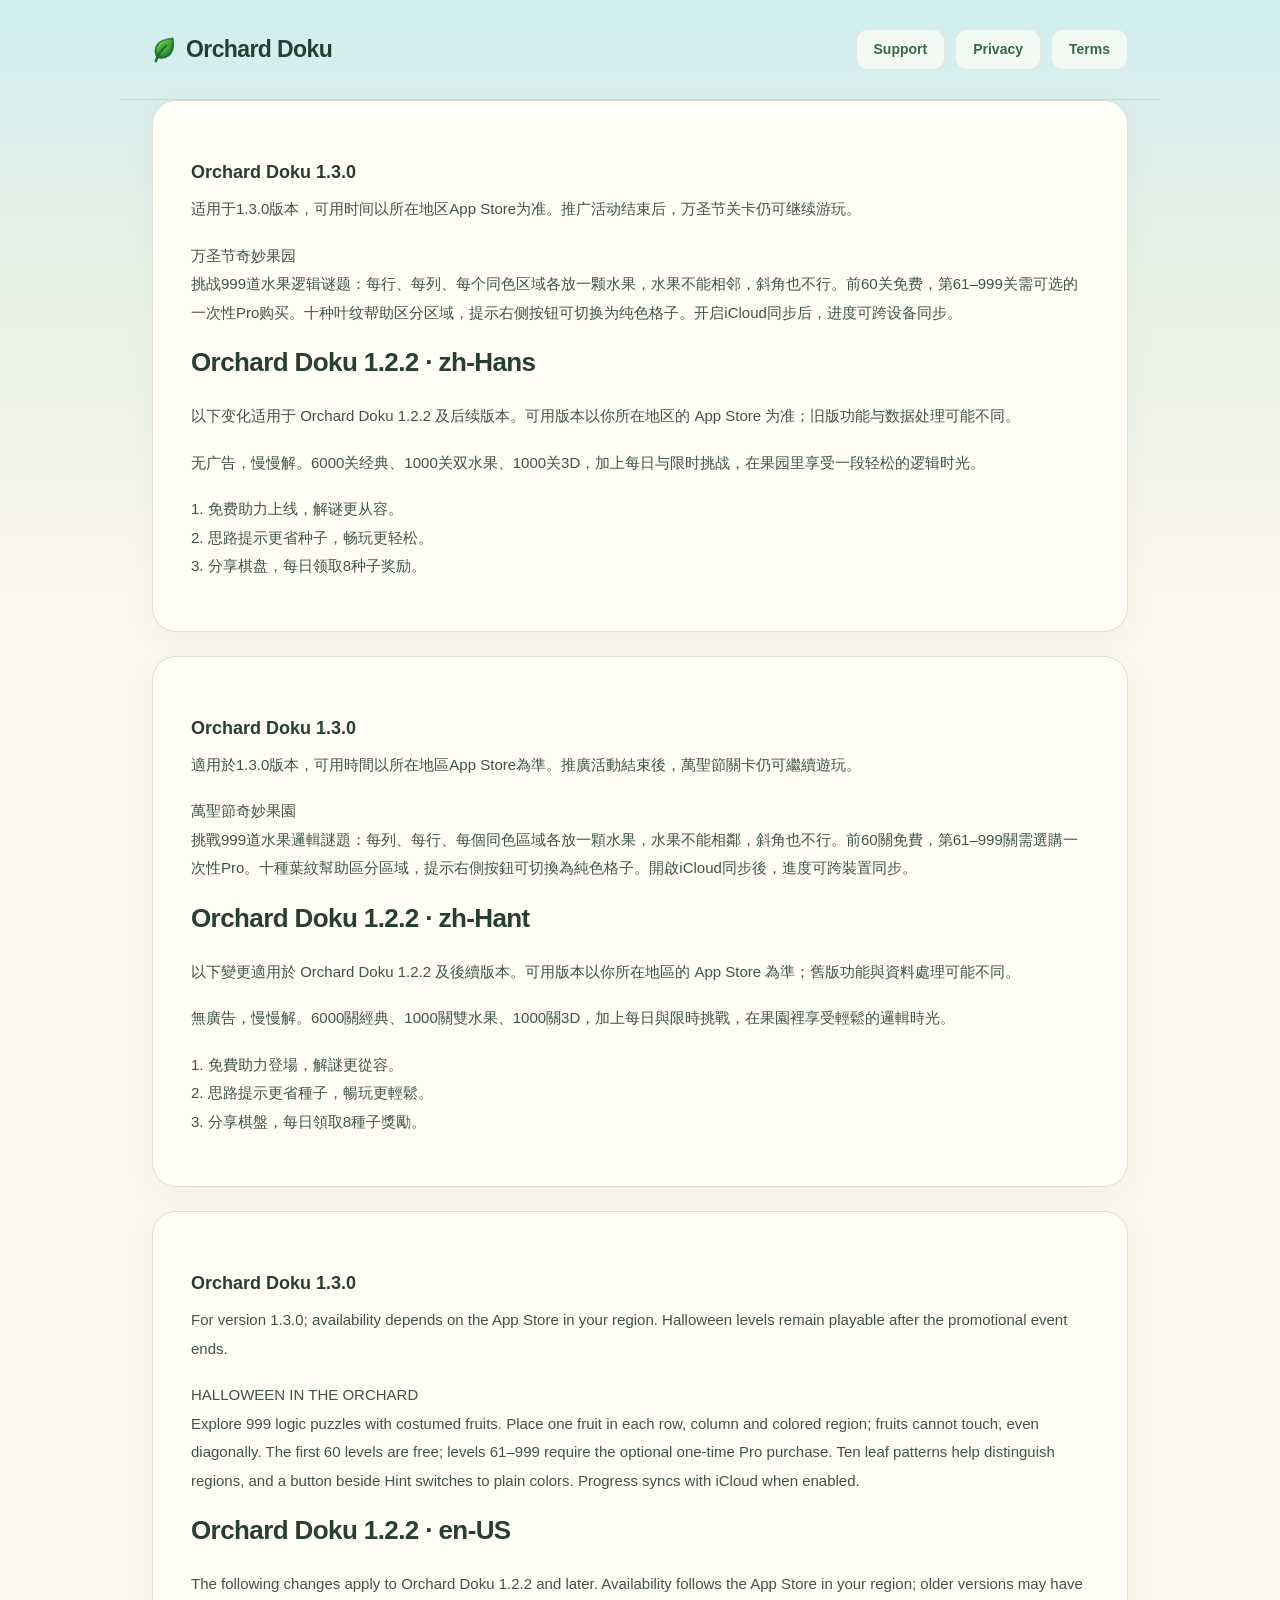
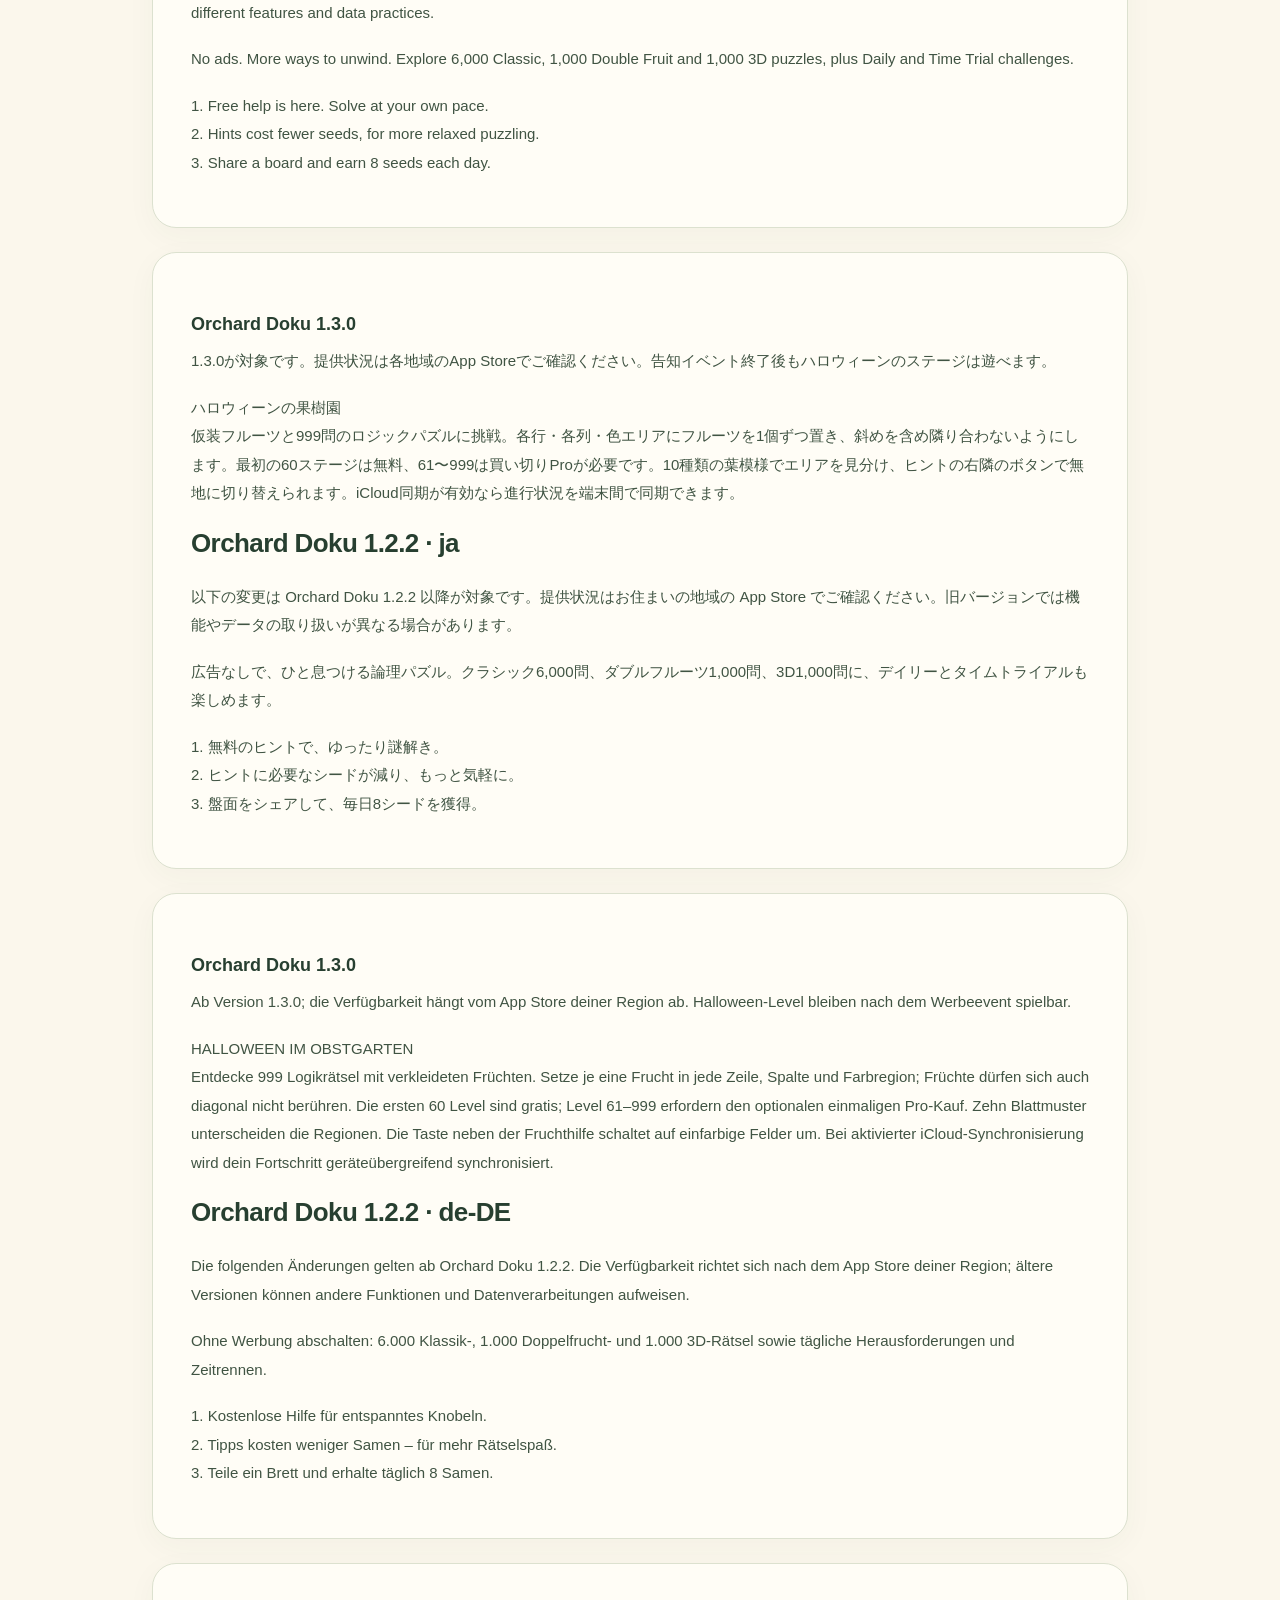
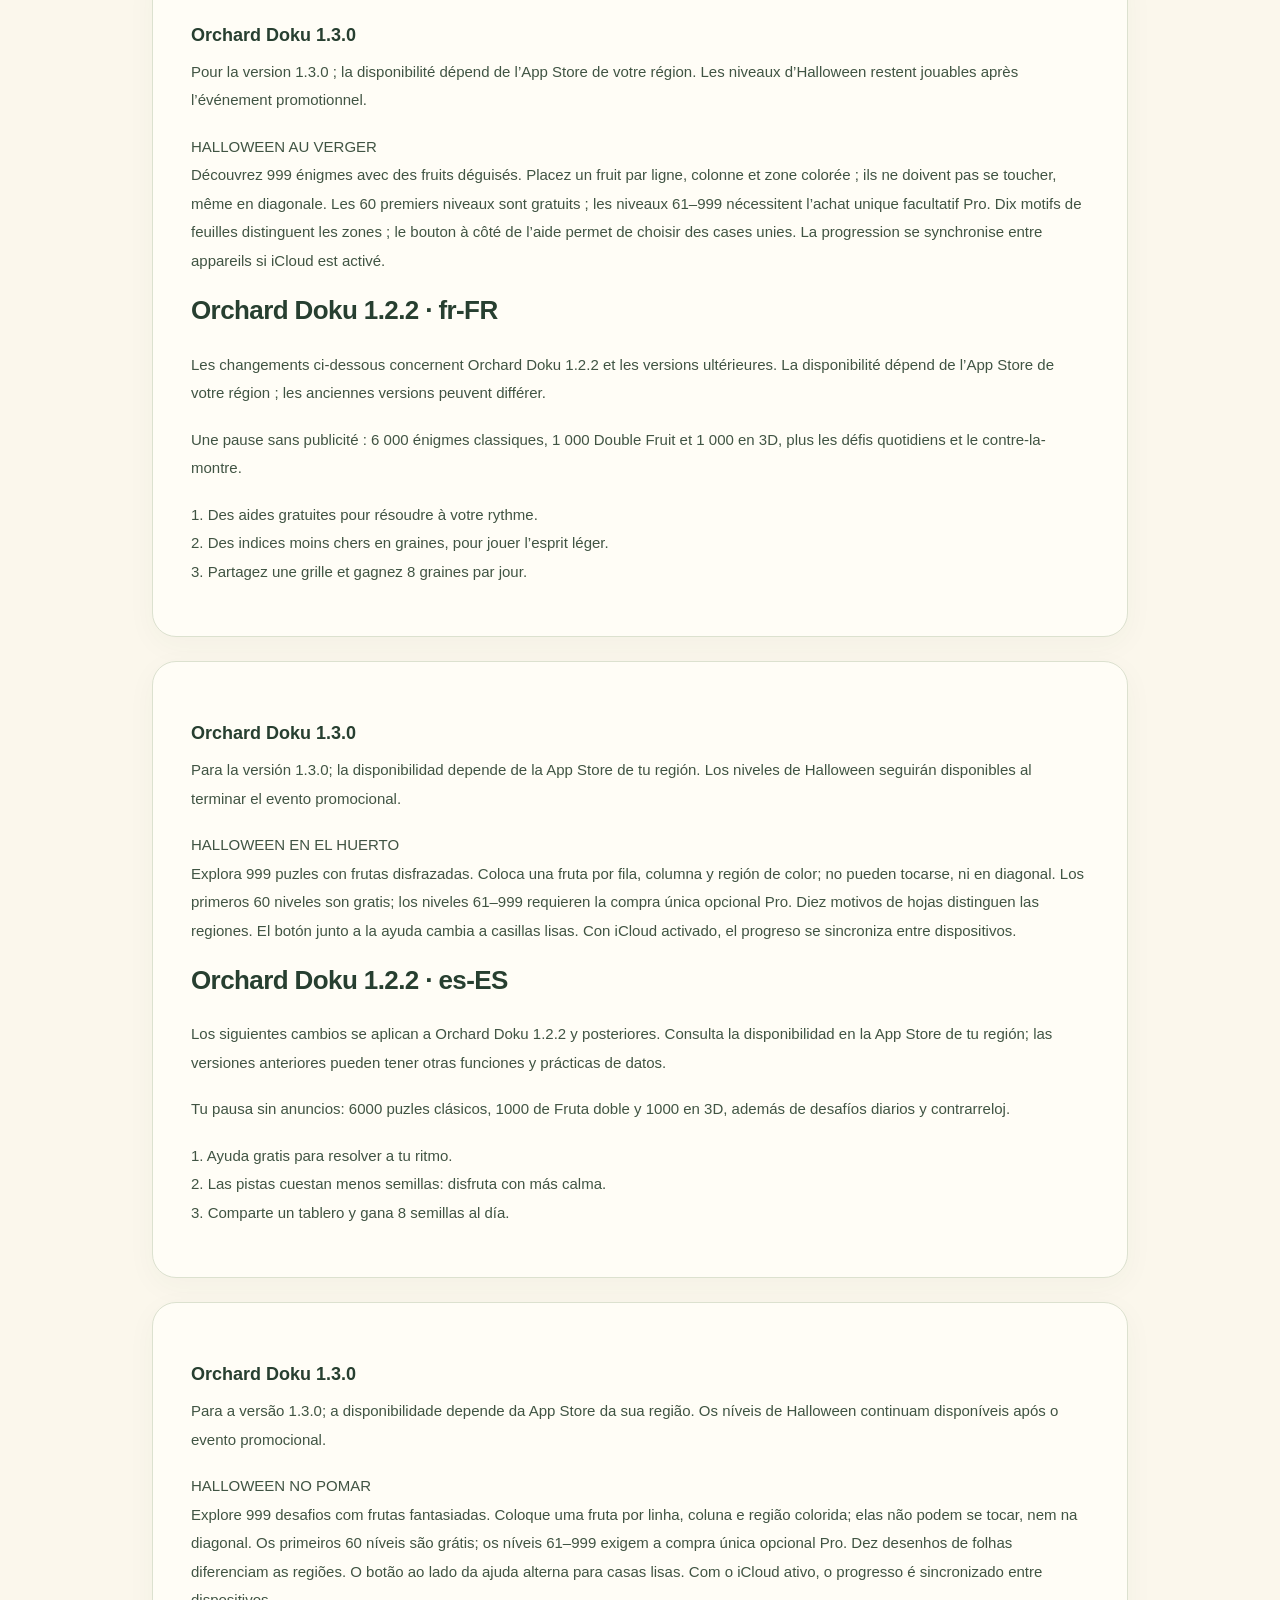
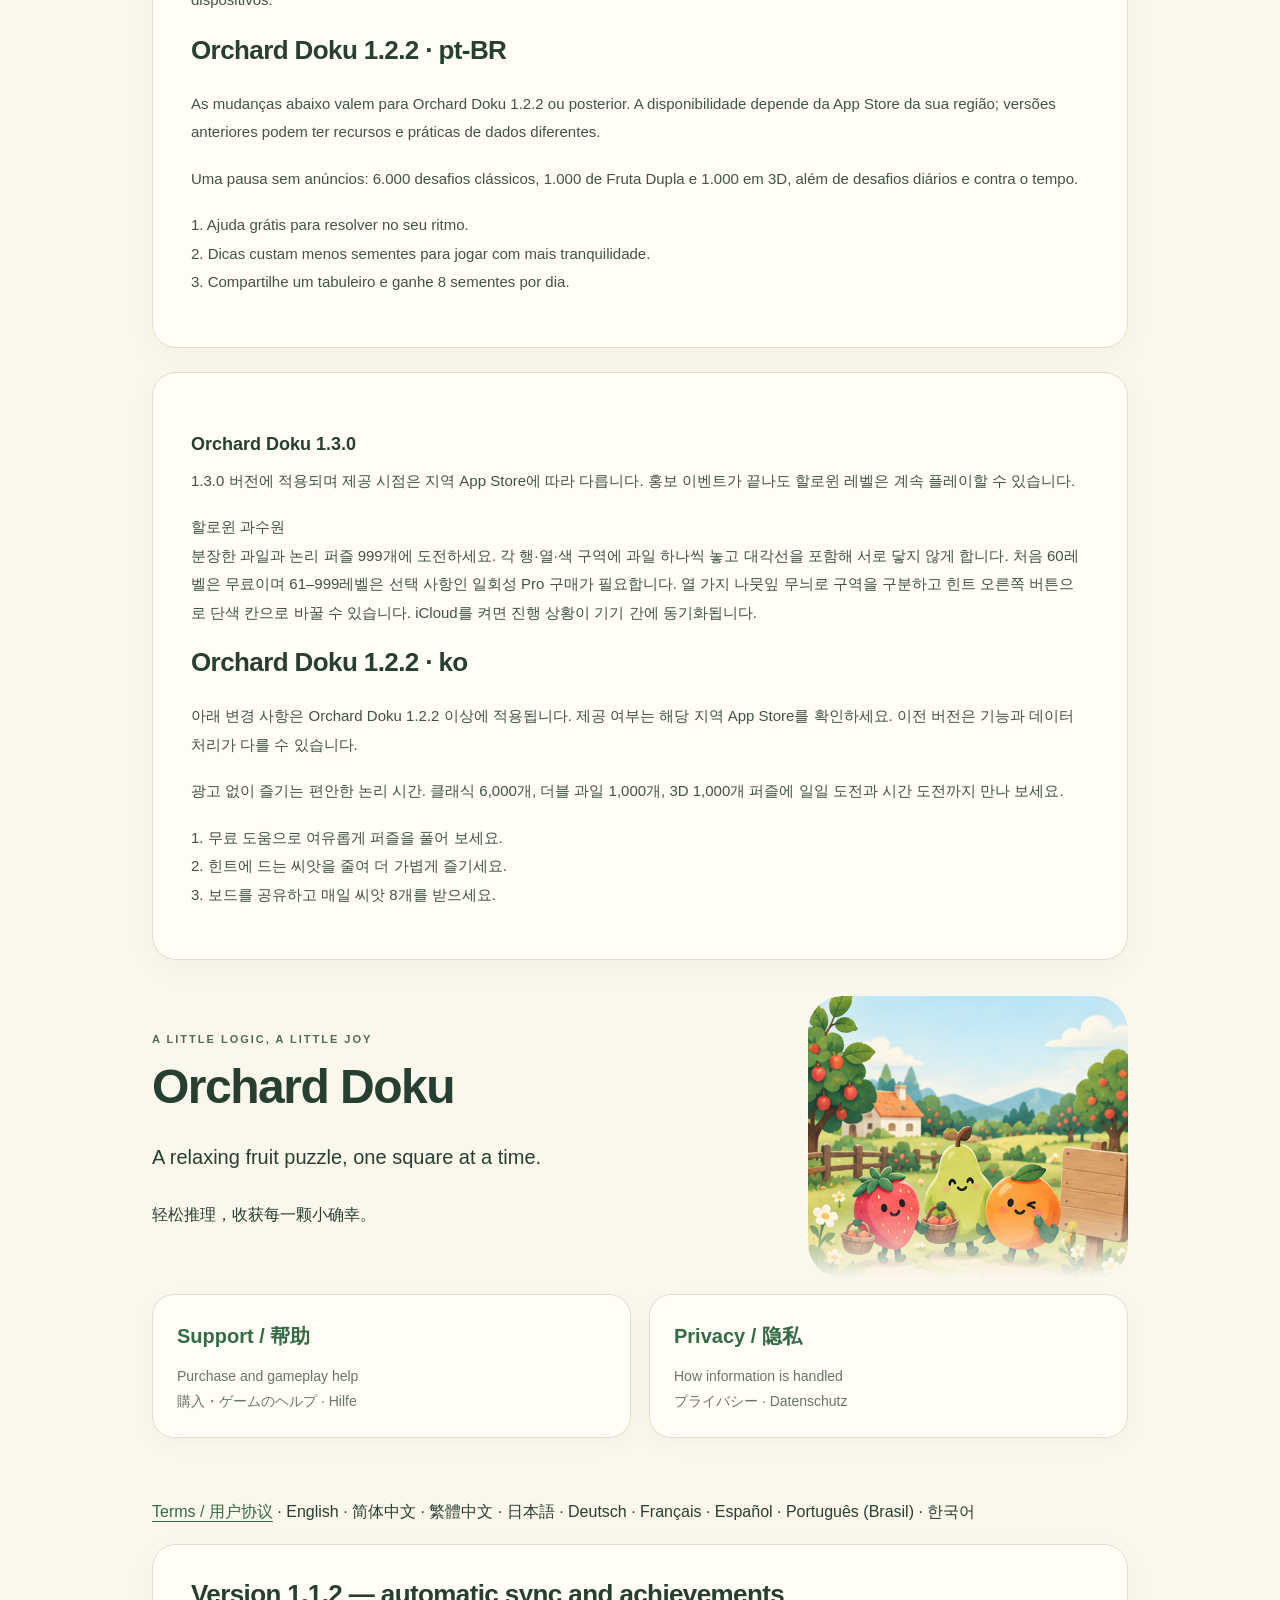
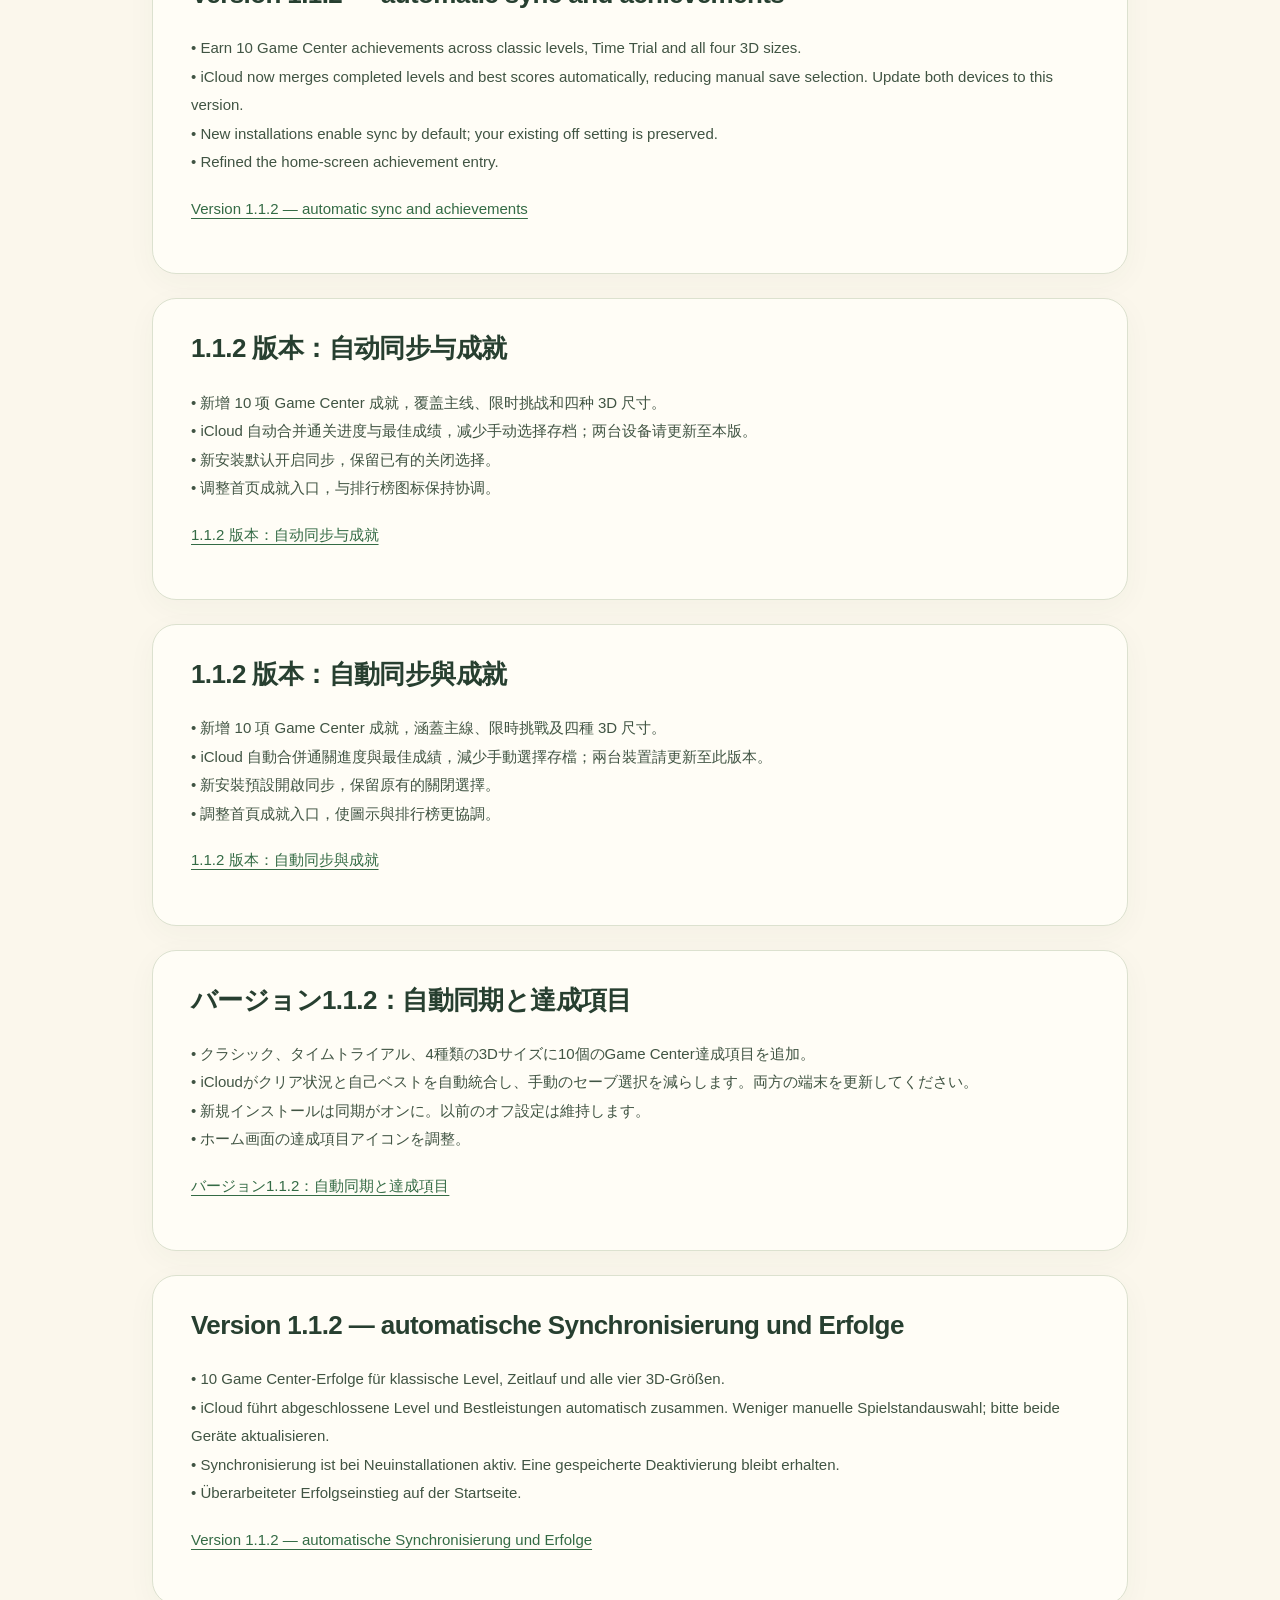
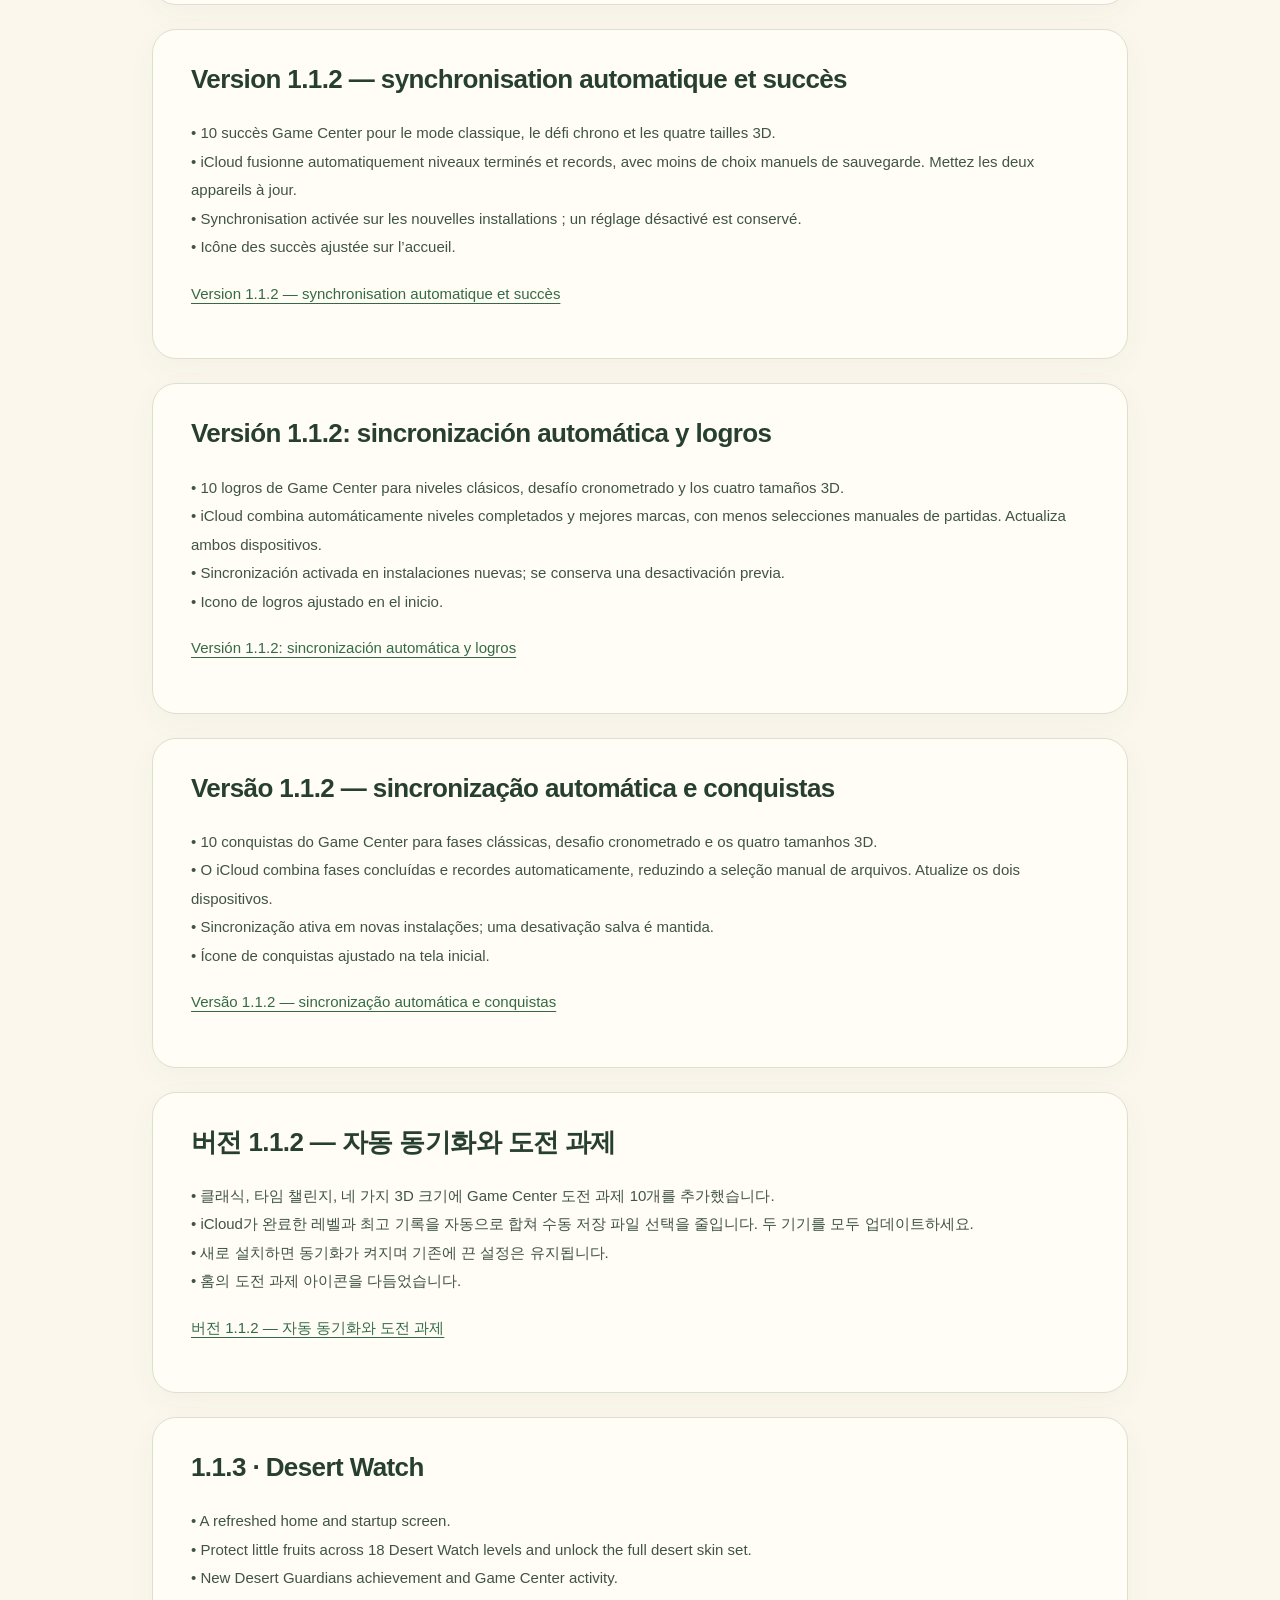
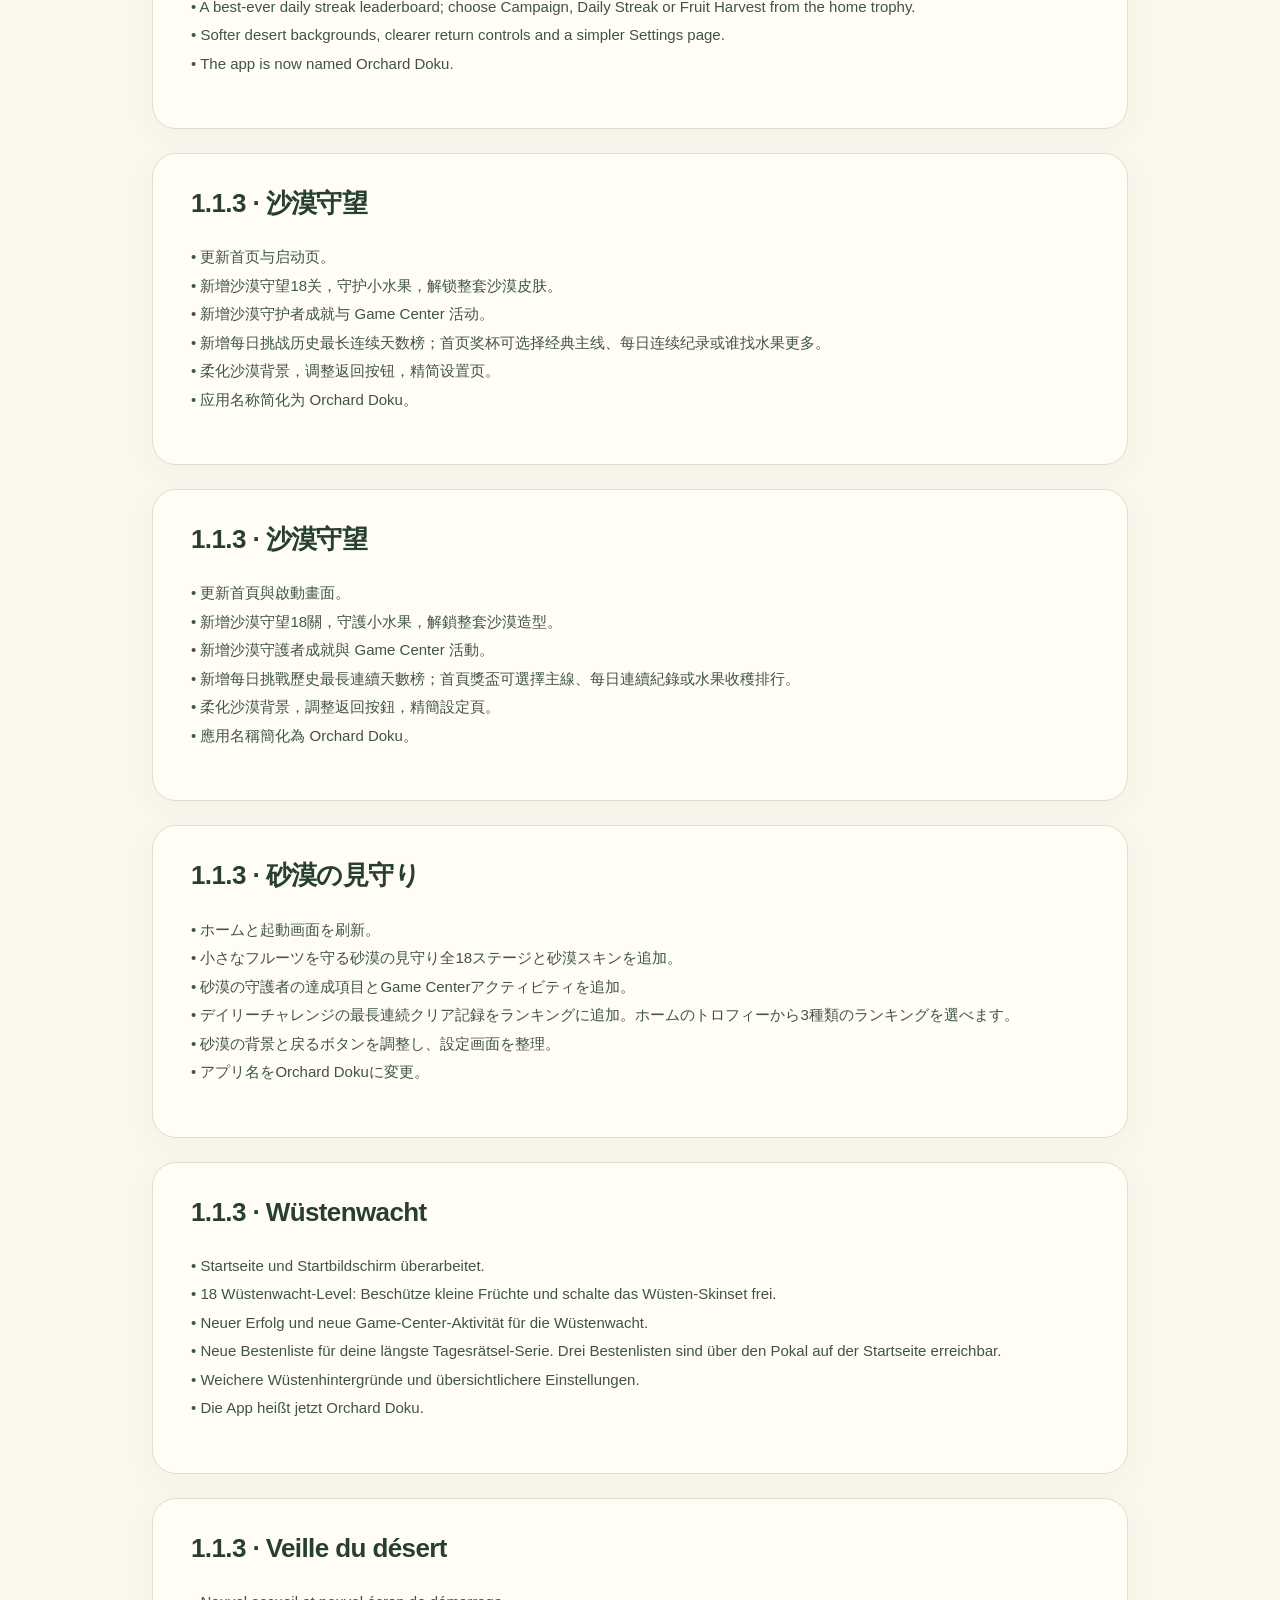
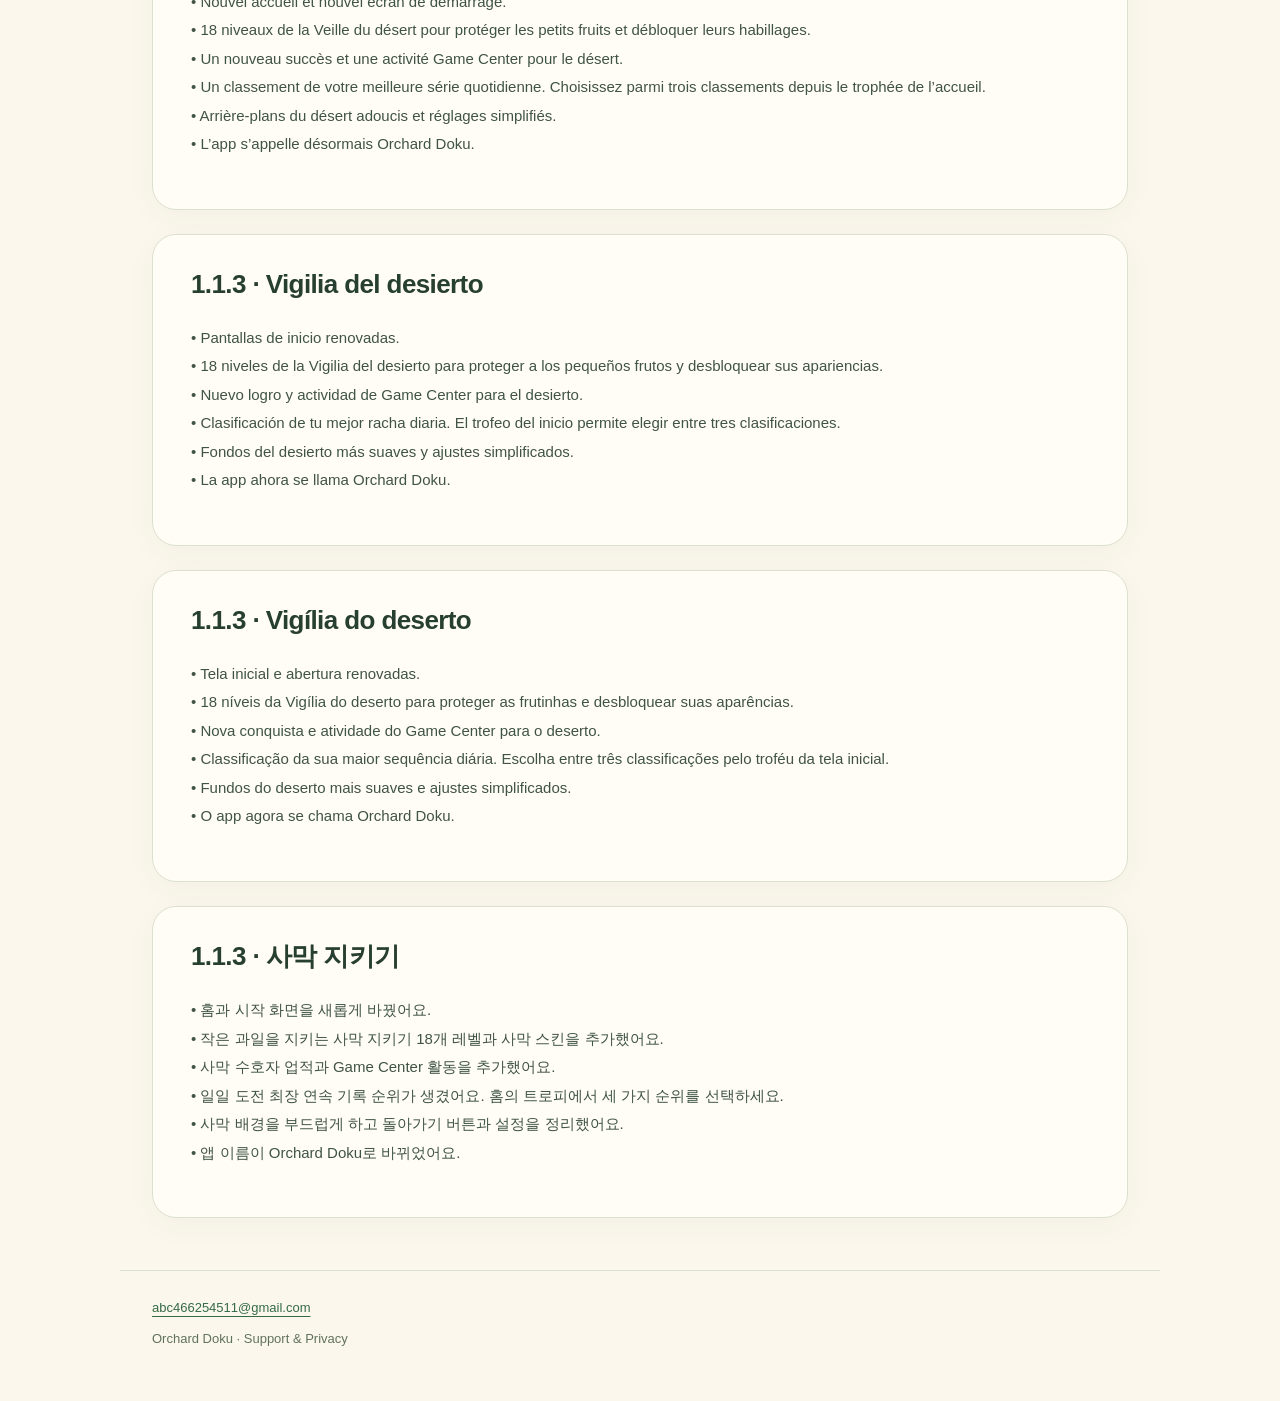
<file: index.html>
<!doctype html>
<html lang="en"><head><meta charset="utf-8"><meta name="viewport" content="width=device-width,initial-scale=1"><meta name="color-scheme" content="light"><meta name="description" content="Orchard Doku official support and privacy information."><title>Support & Privacy · Orchard Doku</title><link rel="stylesheet" href="style.css"></head><body><header><a class="brand" href="index.html">Orchard Doku</a><nav aria-label="Main navigation"><a href="support.html">Support</a><a href="privacy.html">Privacy</a><a href="terms.html">Terms</a></nav></header><main><section lang="zh-Hans"><h3>Orchard Doku 1.3.0</h3><p>适用于1.3.0版本，可用时间以所在地区App Store为准。推广活动结束后，万圣节关卡仍可继续游玩。</p><p>万圣节奇妙果园<br>挑战999道水果逻辑谜题：每行、每列、每个同色区域各放一颗水果，水果不能相邻，斜角也不行。前60关免费，第61–999关需可选的一次性Pro购买。十种叶纹帮助区分区域，提示右侧按钮可切换为纯色格子。开启iCloud同步后，进度可跨设备同步。</p><h2>Orchard Doku 1.2.2 · zh-Hans</h2><p>以下变化适用于 Orchard Doku 1.2.2 及后续版本。可用版本以你所在地区的 App Store 为准；旧版功能与数据处理可能不同。</p><p>无广告，慢慢解。6000关经典、1000关双水果、1000关3D，加上每日与限时挑战，在果园里享受一段轻松的逻辑时光。</p><p>1. 免费助力上线，解谜更从容。<br>2. 思路提示更省种子，畅玩更轻松。<br>3. 分享棋盘，每日领取8种子奖励。</p></section><section lang="zh-Hant"><h3>Orchard Doku 1.3.0</h3><p>適用於1.3.0版本，可用時間以所在地區App Store為準。推廣活動結束後，萬聖節關卡仍可繼續遊玩。</p><p>萬聖節奇妙果園<br>挑戰999道水果邏輯謎題：每列、每行、每個同色區域各放一顆水果，水果不能相鄰，斜角也不行。前60關免費，第61–999關需選購一次性Pro。十種葉紋幫助區分區域，提示右側按鈕可切換為純色格子。開啟iCloud同步後，進度可跨裝置同步。</p><h2>Orchard Doku 1.2.2 · zh-Hant</h2><p>以下變更適用於 Orchard Doku 1.2.2 及後續版本。可用版本以你所在地區的 App Store 為準；舊版功能與資料處理可能不同。</p><p>無廣告，慢慢解。6000關經典、1000關雙水果、1000關3D，加上每日與限時挑戰，在果園裡享受輕鬆的邏輯時光。</p><p>1. 免費助力登場，解謎更從容。<br>2. 思路提示更省種子，暢玩更輕鬆。<br>3. 分享棋盤，每日領取8種子獎勵。</p></section><section lang="en-US"><h3>Orchard Doku 1.3.0</h3><p>For version 1.3.0; availability depends on the App Store in your region. Halloween levels remain playable after the promotional event ends.</p><p>HALLOWEEN IN THE ORCHARD<br>Explore 999 logic puzzles with costumed fruits. Place one fruit in each row, column and colored region; fruits cannot touch, even diagonally. The first 60 levels are free; levels 61–999 require the optional one-time Pro purchase. Ten leaf patterns help distinguish regions, and a button beside Hint switches to plain colors. Progress syncs with iCloud when enabled.</p><h2>Orchard Doku 1.2.2 · en-US</h2><p>The following changes apply to Orchard Doku 1.2.2 and later. Availability follows the App Store in your region; older versions may have different features and data practices.</p><p>No ads. More ways to unwind. Explore 6,000 Classic, 1,000 Double Fruit and 1,000 3D puzzles, plus Daily and Time Trial challenges.</p><p>1. Free help is here. Solve at your own pace.<br>2. Hints cost fewer seeds, for more relaxed puzzling.<br>3. Share a board and earn 8 seeds each day.</p></section><section lang="ja"><h3>Orchard Doku 1.3.0</h3><p>1.3.0が対象です。提供状況は各地域のApp Storeでご確認ください。告知イベント終了後もハロウィーンのステージは遊べます。</p><p>ハロウィーンの果樹園<br>仮装フルーツと999問のロジックパズルに挑戦。各行・各列・色エリアにフルーツを1個ずつ置き、斜めを含め隣り合わないようにします。最初の60ステージは無料、61〜999は買い切りProが必要です。10種類の葉模様でエリアを見分け、ヒントの右隣のボタンで無地に切り替えられます。iCloud同期が有効なら進行状況を端末間で同期できます。</p><h2>Orchard Doku 1.2.2 · ja</h2><p>以下の変更は Orchard Doku 1.2.2 以降が対象です。提供状況はお住まいの地域の App Store でご確認ください。旧バージョンでは機能やデータの取り扱いが異なる場合があります。</p><p>広告なしで、ひと息つける論理パズル。クラシック6,000問、ダブルフルーツ1,000問、3D1,000問に、デイリーとタイムトライアルも楽しめます。</p><p>1. 無料のヒントで、ゆったり謎解き。<br>2. ヒントに必要なシードが減り、もっと気軽に。<br>3. 盤面をシェアして、毎日8シードを獲得。</p></section><section lang="de-DE"><h3>Orchard Doku 1.3.0</h3><p>Ab Version 1.3.0; die Verfügbarkeit hängt vom App Store deiner Region ab. Halloween-Level bleiben nach dem Werbeevent spielbar.</p><p>HALLOWEEN IM OBSTGARTEN<br>Entdecke 999 Logikrätsel mit verkleideten Früchten. Setze je eine Frucht in jede Zeile, Spalte und Farbregion; Früchte dürfen sich auch diagonal nicht berühren. Die ersten 60 Level sind gratis; Level 61–999 erfordern den optionalen einmaligen Pro-Kauf. Zehn Blattmuster unterscheiden die Regionen. Die Taste neben der Fruchthilfe schaltet auf einfarbige Felder um. Bei aktivierter iCloud-Synchronisierung wird dein Fortschritt geräteübergreifend synchronisiert.</p><h2>Orchard Doku 1.2.2 · de-DE</h2><p>Die folgenden Änderungen gelten ab Orchard Doku 1.2.2. Die Verfügbarkeit richtet sich nach dem App Store deiner Region; ältere Versionen können andere Funktionen und Datenverarbeitungen aufweisen.</p><p>Ohne Werbung abschalten: 6.000 Klassik-, 1.000 Doppelfrucht- und 1.000 3D-Rätsel sowie tägliche Herausforderungen und Zeitrennen.</p><p>1. Kostenlose Hilfe für entspanntes Knobeln.<br>2. Tipps kosten weniger Samen – für mehr Rätselspaß.<br>3. Teile ein Brett und erhalte täglich 8 Samen.</p></section><section lang="fr-FR"><h3>Orchard Doku 1.3.0</h3><p>Pour la version 1.3.0 ; la disponibilité dépend de l’App Store de votre région. Les niveaux d’Halloween restent jouables après l’événement promotionnel.</p><p>HALLOWEEN AU VERGER<br>Découvrez 999 énigmes avec des fruits déguisés. Placez un fruit par ligne, colonne et zone colorée ; ils ne doivent pas se toucher, même en diagonale. Les 60 premiers niveaux sont gratuits ; les niveaux 61–999 nécessitent l’achat unique facultatif Pro. Dix motifs de feuilles distinguent les zones ; le bouton à côté de l’aide permet de choisir des cases unies. La progression se synchronise entre appareils si iCloud est activé.</p><h2>Orchard Doku 1.2.2 · fr-FR</h2><p>Les changements ci-dessous concernent Orchard Doku 1.2.2 et les versions ultérieures. La disponibilité dépend de l’App Store de votre région ; les anciennes versions peuvent différer.</p><p>Une pause sans publicité : 6 000 énigmes classiques, 1 000 Double Fruit et 1 000 en 3D, plus les défis quotidiens et le contre-la-montre.</p><p>1. Des aides gratuites pour résoudre à votre rythme.<br>2. Des indices moins chers en graines, pour jouer l’esprit léger.<br>3. Partagez une grille et gagnez 8 graines par jour.</p></section><section lang="es-ES"><h3>Orchard Doku 1.3.0</h3><p>Para la versión 1.3.0; la disponibilidad depende de la App Store de tu región. Los niveles de Halloween seguirán disponibles al terminar el evento promocional.</p><p>HALLOWEEN EN EL HUERTO<br>Explora 999 puzles con frutas disfrazadas. Coloca una fruta por fila, columna y región de color; no pueden tocarse, ni en diagonal. Los primeros 60 niveles son gratis; los niveles 61–999 requieren la compra única opcional Pro. Diez motivos de hojas distinguen las regiones. El botón junto a la ayuda cambia a casillas lisas. Con iCloud activado, el progreso se sincroniza entre dispositivos.</p><h2>Orchard Doku 1.2.2 · es-ES</h2><p>Los siguientes cambios se aplican a Orchard Doku 1.2.2 y posteriores. Consulta la disponibilidad en la App Store de tu región; las versiones anteriores pueden tener otras funciones y prácticas de datos.</p><p>Tu pausa sin anuncios: 6000 puzles clásicos, 1000 de Fruta doble y 1000 en 3D, además de desafíos diarios y contrarreloj.</p><p>1. Ayuda gratis para resolver a tu ritmo.<br>2. Las pistas cuestan menos semillas: disfruta con más calma.<br>3. Comparte un tablero y gana 8 semillas al día.</p></section><section lang="pt-BR"><h3>Orchard Doku 1.3.0</h3><p>Para a versão 1.3.0; a disponibilidade depende da App Store da sua região. Os níveis de Halloween continuam disponíveis após o evento promocional.</p><p>HALLOWEEN NO POMAR<br>Explore 999 desafios com frutas fantasiadas. Coloque uma fruta por linha, coluna e região colorida; elas não podem se tocar, nem na diagonal. Os primeiros 60 níveis são grátis; os níveis 61–999 exigem a compra única opcional Pro. Dez desenhos de folhas diferenciam as regiões. O botão ao lado da ajuda alterna para casas lisas. Com o iCloud ativo, o progresso é sincronizado entre dispositivos.</p><h2>Orchard Doku 1.2.2 · pt-BR</h2><p>As mudanças abaixo valem para Orchard Doku 1.2.2 ou posterior. A disponibilidade depende da App Store da sua região; versões anteriores podem ter recursos e práticas de dados diferentes.</p><p>Uma pausa sem anúncios: 6.000 desafios clássicos, 1.000 de Fruta Dupla e 1.000 em 3D, além de desafios diários e contra o tempo.</p><p>1. Ajuda grátis para resolver no seu ritmo.<br>2. Dicas custam menos sementes para jogar com mais tranquilidade.<br>3. Compartilhe um tabuleiro e ganhe 8 sementes por dia.</p></section><section lang="ko"><h3>Orchard Doku 1.3.0</h3><p>1.3.0 버전에 적용되며 제공 시점은 지역 App Store에 따라 다릅니다. 홍보 이벤트가 끝나도 할로윈 레벨은 계속 플레이할 수 있습니다.</p><p>할로윈 과수원<br>분장한 과일과 논리 퍼즐 999개에 도전하세요. 각 행·열·색 구역에 과일 하나씩 놓고 대각선을 포함해 서로 닿지 않게 합니다. 처음 60레벨은 무료이며 61–999레벨은 선택 사항인 일회성 Pro 구매가 필요합니다. 열 가지 나뭇잎 무늬로 구역을 구분하고 힌트 오른쪽 버튼으로 단색 칸으로 바꿀 수 있습니다. iCloud를 켜면 진행 상황이 기기 간에 동기화됩니다.</p><h2>Orchard Doku 1.2.2 · ko</h2><p>아래 변경 사항은 Orchard Doku 1.2.2 이상에 적용됩니다. 제공 여부는 해당 지역 App Store를 확인하세요. 이전 버전은 기능과 데이터 처리가 다를 수 있습니다.</p><p>광고 없이 즐기는 편안한 논리 시간. 클래식 6,000개, 더블 과일 1,000개, 3D 1,000개 퍼즐에 일일 도전과 시간 도전까지 만나 보세요.</p><p>1. 무료 도움으로 여유롭게 퍼즐을 풀어 보세요.<br>2. 힌트에 드는 씨앗을 줄여 더 가볍게 즐기세요.<br>3. 보드를 공유하고 매일 씨앗 8개를 받으세요.</p></section><div class="page-intro"><p class="eyebrow">A LITTLE LOGIC, A LITTLE JOY</p><h1>Orchard Doku</h1><p class="lead">A relaxing fruit puzzle, one square at a time.</p><p>轻松推理，收获每一颗小确幸。</p></div><div class="cards"><a href="support.html"><strong>Support / 帮助</strong><span>Purchase and gameplay help<br>購入・ゲームのヘルプ · Hilfe</span></a><a href="privacy.html"><strong>Privacy / 隐私</strong><span>How information is handled<br>プライバシー · Datenschutz</span></a></div><p><a href="terms.html">Terms / 用户协议</a> · English · 简体中文 · 繁體中文 · 日本語 · Deutsch · Français · Español · Português (Brasil) · 한국어</p><section lang="en-US"><h2>Version 1.1.2 — automatic sync and achievements</h2><p>• Earn 10 Game Center achievements across classic levels, Time Trial and all four 3D sizes.<br>• iCloud now merges completed levels and best scores automatically, reducing manual save selection. Update both devices to this version.<br>• New installations enable sync by default; your existing off setting is preserved.<br>• Refined the home-screen achievement entry.</p><p><a href="support.html#english">Version 1.1.2 — automatic sync and achievements</a></p></section><section lang="zh-Hans"><h2>1.1.2 版本：自动同步与成就</h2><p>• 新增 10 项 Game Center 成就，覆盖主线、限时挑战和四种 3D 尺寸。<br>• iCloud 自动合并通关进度与最佳成绩，减少手动选择存档；两台设备请更新至本版。<br>• 新安装默认开启同步，保留已有的关闭选择。<br>• 调整首页成就入口，与排行榜图标保持协调。</p><p><a href="support.html#chinese">1.1.2 版本：自动同步与成就</a></p></section><section lang="zh-Hant"><h2>1.1.2 版本：自動同步與成就</h2><p>• 新增 10 項 Game Center 成就，涵蓋主線、限時挑戰及四種 3D 尺寸。<br>• iCloud 自動合併通關進度與最佳成績，減少手動選擇存檔；兩台裝置請更新至此版本。<br>• 新安裝預設開啟同步，保留原有的關閉選擇。<br>• 調整首頁成就入口，使圖示與排行榜更協調。</p><p><a href="support.html#traditional">1.1.2 版本：自動同步與成就</a></p></section><section lang="ja"><h2>バージョン1.1.2：自動同期と達成項目</h2><p>• クラシック、タイムトライアル、4種類の3Dサイズに10個のGame Center達成項目を追加。<br>• iCloudがクリア状況と自己ベストを自動統合し、手動のセーブ選択を減らします。両方の端末を更新してください。<br>• 新規インストールは同期がオンに。以前のオフ設定は維持します。<br>• ホーム画面の達成項目アイコンを調整。</p><p><a href="support.html#japanese">バージョン1.1.2：自動同期と達成項目</a></p></section><section lang="de-DE"><h2>Version 1.1.2 — automatische Synchronisierung und Erfolge</h2><p>• 10 Game Center-Erfolge für klassische Level, Zeitlauf und alle vier 3D-Größen.<br>• iCloud führt abgeschlossene Level und Bestleistungen automatisch zusammen. Weniger manuelle Spielstandauswahl; bitte beide Geräte aktualisieren.<br>• Synchronisierung ist bei Neuinstallationen aktiv. Eine gespeicherte Deaktivierung bleibt erhalten.<br>• Überarbeiteter Erfolgseinstieg auf der Startseite.</p><p><a href="support.html#german">Version 1.1.2 — automatische Synchronisierung und Erfolge</a></p></section><section lang="fr-FR"><h2>Version 1.1.2 — synchronisation automatique et succès</h2><p>• 10 succès Game Center pour le mode classique, le défi chrono et les quatre tailles 3D.<br>• iCloud fusionne automatiquement niveaux terminés et records, avec moins de choix manuels de sauvegarde. Mettez les deux appareils à jour.<br>• Synchronisation activée sur les nouvelles installations ; un réglage désactivé est conservé.<br>• Icône des succès ajustée sur l’accueil.</p><p><a href="support.html#french">Version 1.1.2 — synchronisation automatique et succès</a></p></section><section lang="es-ES"><h2>Versión 1.1.2: sincronización automática y logros</h2><p>• 10 logros de Game Center para niveles clásicos, desafío cronometrado y los cuatro tamaños 3D.<br>• iCloud combina automáticamente niveles completados y mejores marcas, con menos selecciones manuales de partidas. Actualiza ambos dispositivos.<br>• Sincronización activada en instalaciones nuevas; se conserva una desactivación previa.<br>• Icono de logros ajustado en el inicio.</p><p><a href="support.html#spanish">Versión 1.1.2: sincronización automática y logros</a></p></section><section lang="pt-BR"><h2>Versão 1.1.2 — sincronização automática e conquistas</h2><p>• 10 conquistas do Game Center para fases clássicas, desafio cronometrado e os quatro tamanhos 3D.<br>• O iCloud combina fases concluídas e recordes automaticamente, reduzindo a seleção manual de arquivos. Atualize os dois dispositivos.<br>• Sincronização ativa em novas instalações; uma desativação salva é mantida.<br>• Ícone de conquistas ajustado na tela inicial.</p><p><a href="support.html#portuguese">Versão 1.1.2 — sincronização automática e conquistas</a></p></section><section lang="ko"><h2>버전 1.1.2 — 자동 동기화와 도전 과제</h2><p>• 클래식, 타임 챌린지, 네 가지 3D 크기에 Game Center 도전 과제 10개를 추가했습니다.<br>• iCloud가 완료한 레벨과 최고 기록을 자동으로 합쳐 수동 저장 파일 선택을 줄입니다. 두 기기를 모두 업데이트하세요.<br>• 새로 설치하면 동기화가 켜지며 기존에 끈 설정은 유지됩니다.<br>• 홈의 도전 과제 아이콘을 다듬었습니다.</p><p><a href="support.html#korean">버전 1.1.2 — 자동 동기화와 도전 과제</a></p></section><section lang="en-US"><h2>1.1.3 · Desert Watch</h2><p>• A refreshed home and startup screen.<br>• Protect little fruits across 18 Desert Watch levels and unlock the full desert skin set.<br>• New Desert Guardians achievement and Game Center activity.<br>• A best-ever daily streak leaderboard; choose Campaign, Daily Streak or Fruit Harvest from the home trophy.<br>• Softer desert backgrounds, clearer return controls and a simpler Settings page.<br>• The app is now named Orchard Doku.</p></section><section lang="zh-Hans"><h2>1.1.3 · 沙漠守望</h2><p>• 更新首页与启动页。<br>• 新增沙漠守望18关，守护小水果，解锁整套沙漠皮肤。<br>• 新增沙漠守护者成就与 Game Center 活动。<br>• 新增每日挑战历史最长连续天数榜；首页奖杯可选择经典主线、每日连续纪录或谁找水果更多。<br>• 柔化沙漠背景，调整返回按钮，精简设置页。<br>• 应用名称简化为 Orchard Doku。</p></section><section lang="zh-Hant"><h2>1.1.3 · 沙漠守望</h2><p>• 更新首頁與啟動畫面。<br>• 新增沙漠守望18關，守護小水果，解鎖整套沙漠造型。<br>• 新增沙漠守護者成就與 Game Center 活動。<br>• 新增每日挑戰歷史最長連續天數榜；首頁獎盃可選擇主線、每日連續紀錄或水果收穫排行。<br>• 柔化沙漠背景，調整返回按鈕，精簡設定頁。<br>• 應用名稱簡化為 Orchard Doku。</p></section><section lang="ja"><h2>1.1.3 · 砂漠の見守り</h2><p>• ホームと起動画面を刷新。<br>• 小さなフルーツを守る砂漠の見守り全18ステージと砂漠スキンを追加。<br>• 砂漠の守護者の達成項目とGame Centerアクティビティを追加。<br>• デイリーチャレンジの最長連続クリア記録をランキングに追加。ホームのトロフィーから3種類のランキングを選べます。<br>• 砂漠の背景と戻るボタンを調整し、設定画面を整理。<br>• アプリ名をOrchard Dokuに変更。</p></section><section lang="de-DE"><h2>1.1.3 · Wüstenwacht</h2><p>• Startseite und Startbildschirm überarbeitet.<br>• 18 Wüstenwacht-Level: Beschütze kleine Früchte und schalte das Wüsten-Skinset frei.<br>• Neuer Erfolg und neue Game-Center-Aktivität für die Wüstenwacht.<br>• Neue Bestenliste für deine längste Tagesrätsel-Serie. Drei Bestenlisten sind über den Pokal auf der Startseite erreichbar.<br>• Weichere Wüstenhintergründe und übersichtlichere Einstellungen.<br>• Die App heißt jetzt Orchard Doku.</p></section><section lang="fr-FR"><h2>1.1.3 · Veille du désert</h2><p>• Nouvel accueil et nouvel écran de démarrage.<br>• 18 niveaux de la Veille du désert pour protéger les petits fruits et débloquer leurs habillages.<br>• Un nouveau succès et une activité Game Center pour le désert.<br>• Un classement de votre meilleure série quotidienne. Choisissez parmi trois classements depuis le trophée de l’accueil.<br>• Arrière-plans du désert adoucis et réglages simplifiés.<br>• L’app s’appelle désormais Orchard Doku.</p></section><section lang="es-ES"><h2>1.1.3 · Vigilia del desierto</h2><p>• Pantallas de inicio renovadas.<br>• 18 niveles de la Vigilia del desierto para proteger a los pequeños frutos y desbloquear sus apariencias.<br>• Nuevo logro y actividad de Game Center para el desierto.<br>• Clasificación de tu mejor racha diaria. El trofeo del inicio permite elegir entre tres clasificaciones.<br>• Fondos del desierto más suaves y ajustes simplificados.<br>• La app ahora se llama Orchard Doku.</p></section><section lang="pt-BR"><h2>1.1.3 · Vigília do deserto</h2><p>• Tela inicial e abertura renovadas.<br>• 18 níveis da Vigília do deserto para proteger as frutinhas e desbloquear suas aparências.<br>• Nova conquista e atividade do Game Center para o deserto.<br>• Classificação da sua maior sequência diária. Escolha entre três classificações pelo troféu da tela inicial.<br>• Fundos do deserto mais suaves e ajustes simplificados.<br>• O app agora se chama Orchard Doku.</p></section><section lang="ko"><h2>1.1.3 · 사막 지키기</h2><p>• 홈과 시작 화면을 새롭게 바꿨어요.<br>• 작은 과일을 지키는 사막 지키기 18개 레벨과 사막 스킨을 추가했어요.<br>• 사막 수호자 업적과 Game Center 활동을 추가했어요.<br>• 일일 도전 최장 연속 기록 순위가 생겼어요. 홈의 트로피에서 세 가지 순위를 선택하세요.<br>• 사막 배경을 부드럽게 하고 돌아가기 버튼과 설정을 정리했어요.<br>• 앱 이름이 Orchard Doku로 바뀌었어요.</p></section></main><footer><a href="mailto:abc466254511@gmail.com">abc466254511@gmail.com</a><p>Orchard Doku · Support &amp; Privacy</p></footer></body></html>
</file>
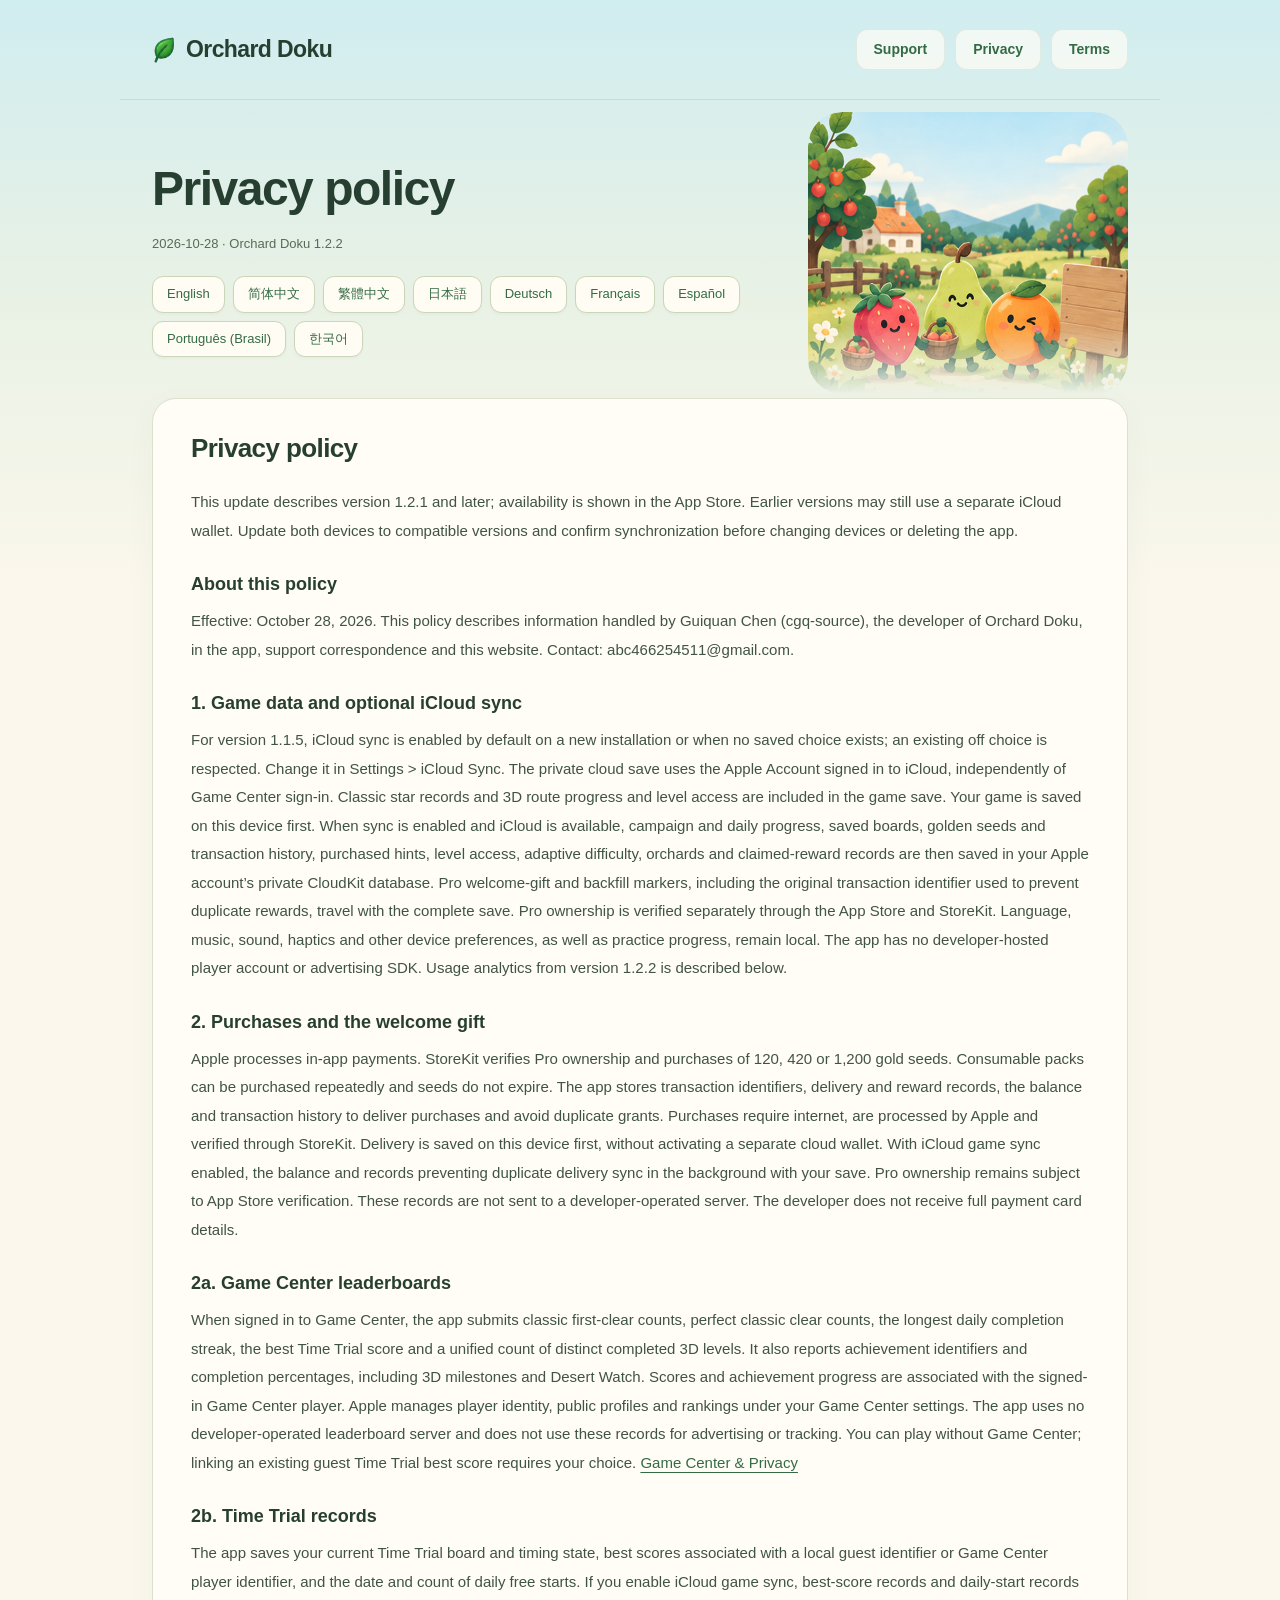
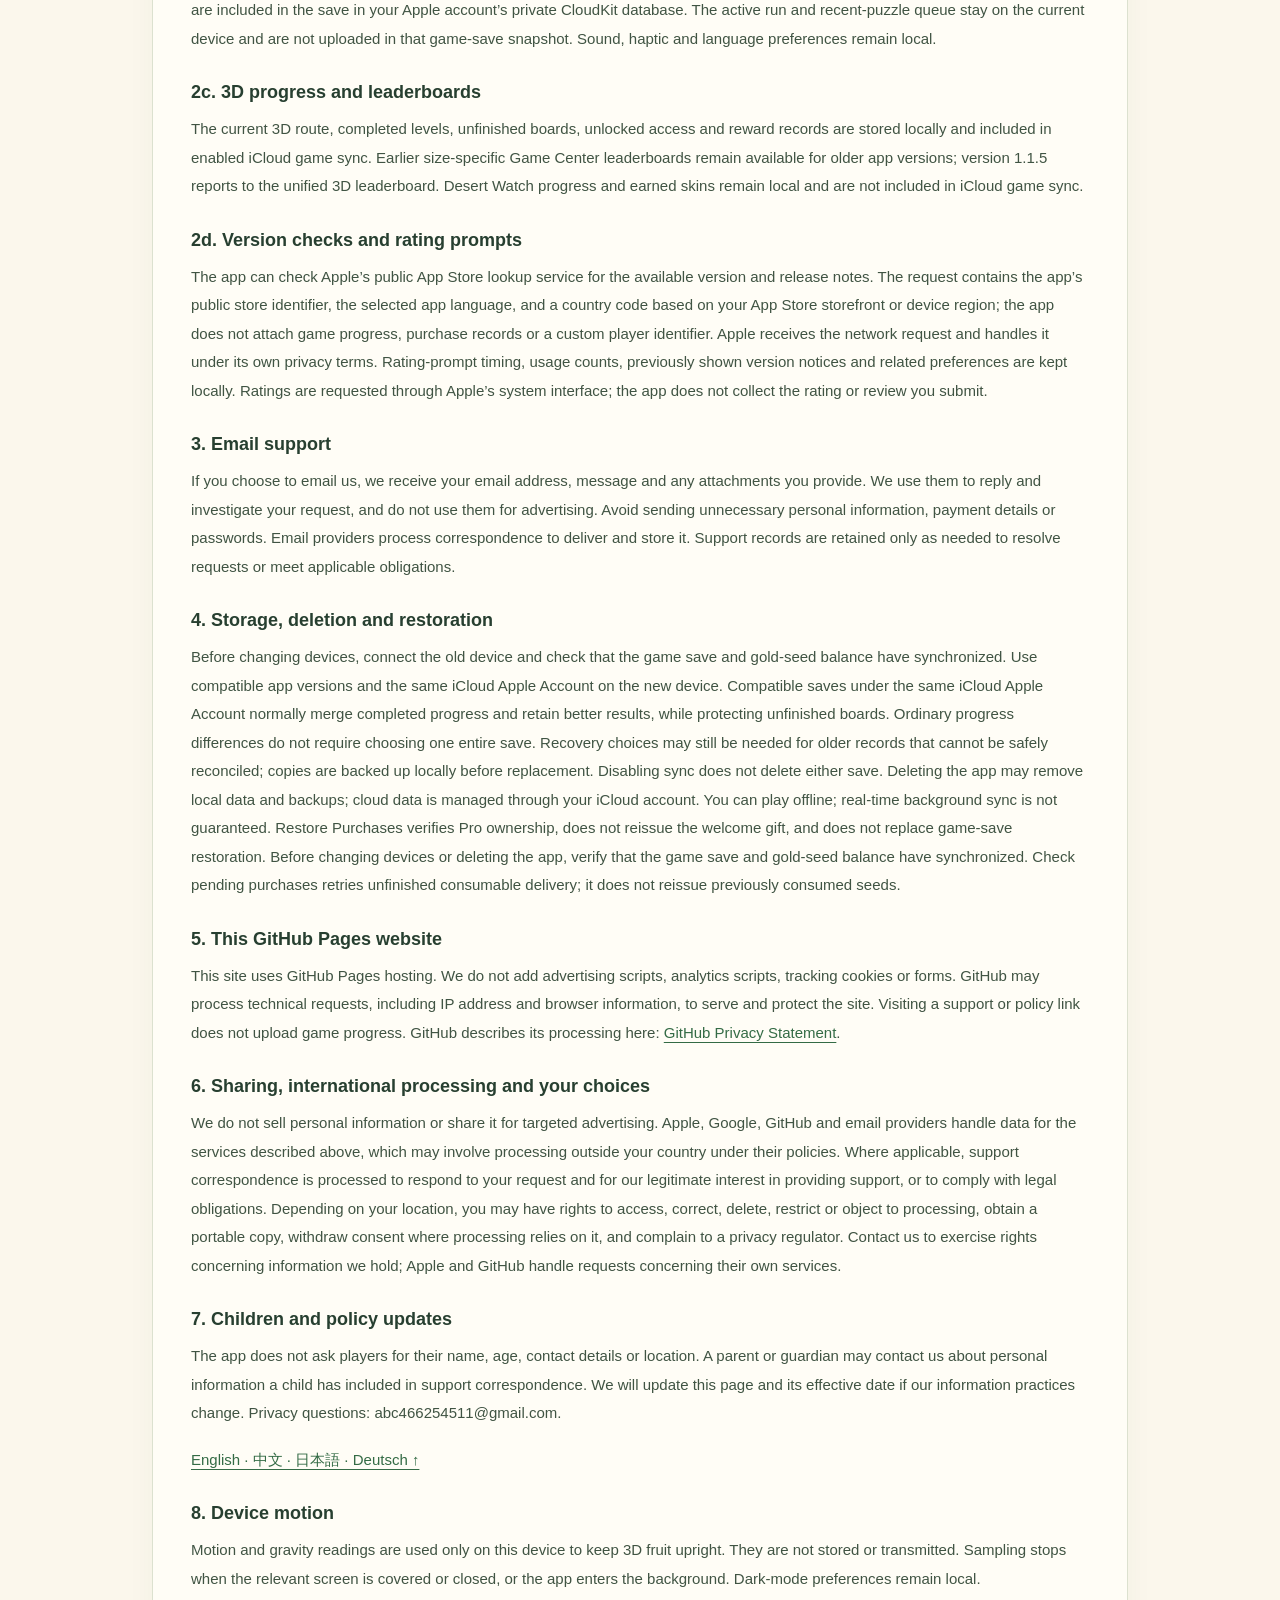
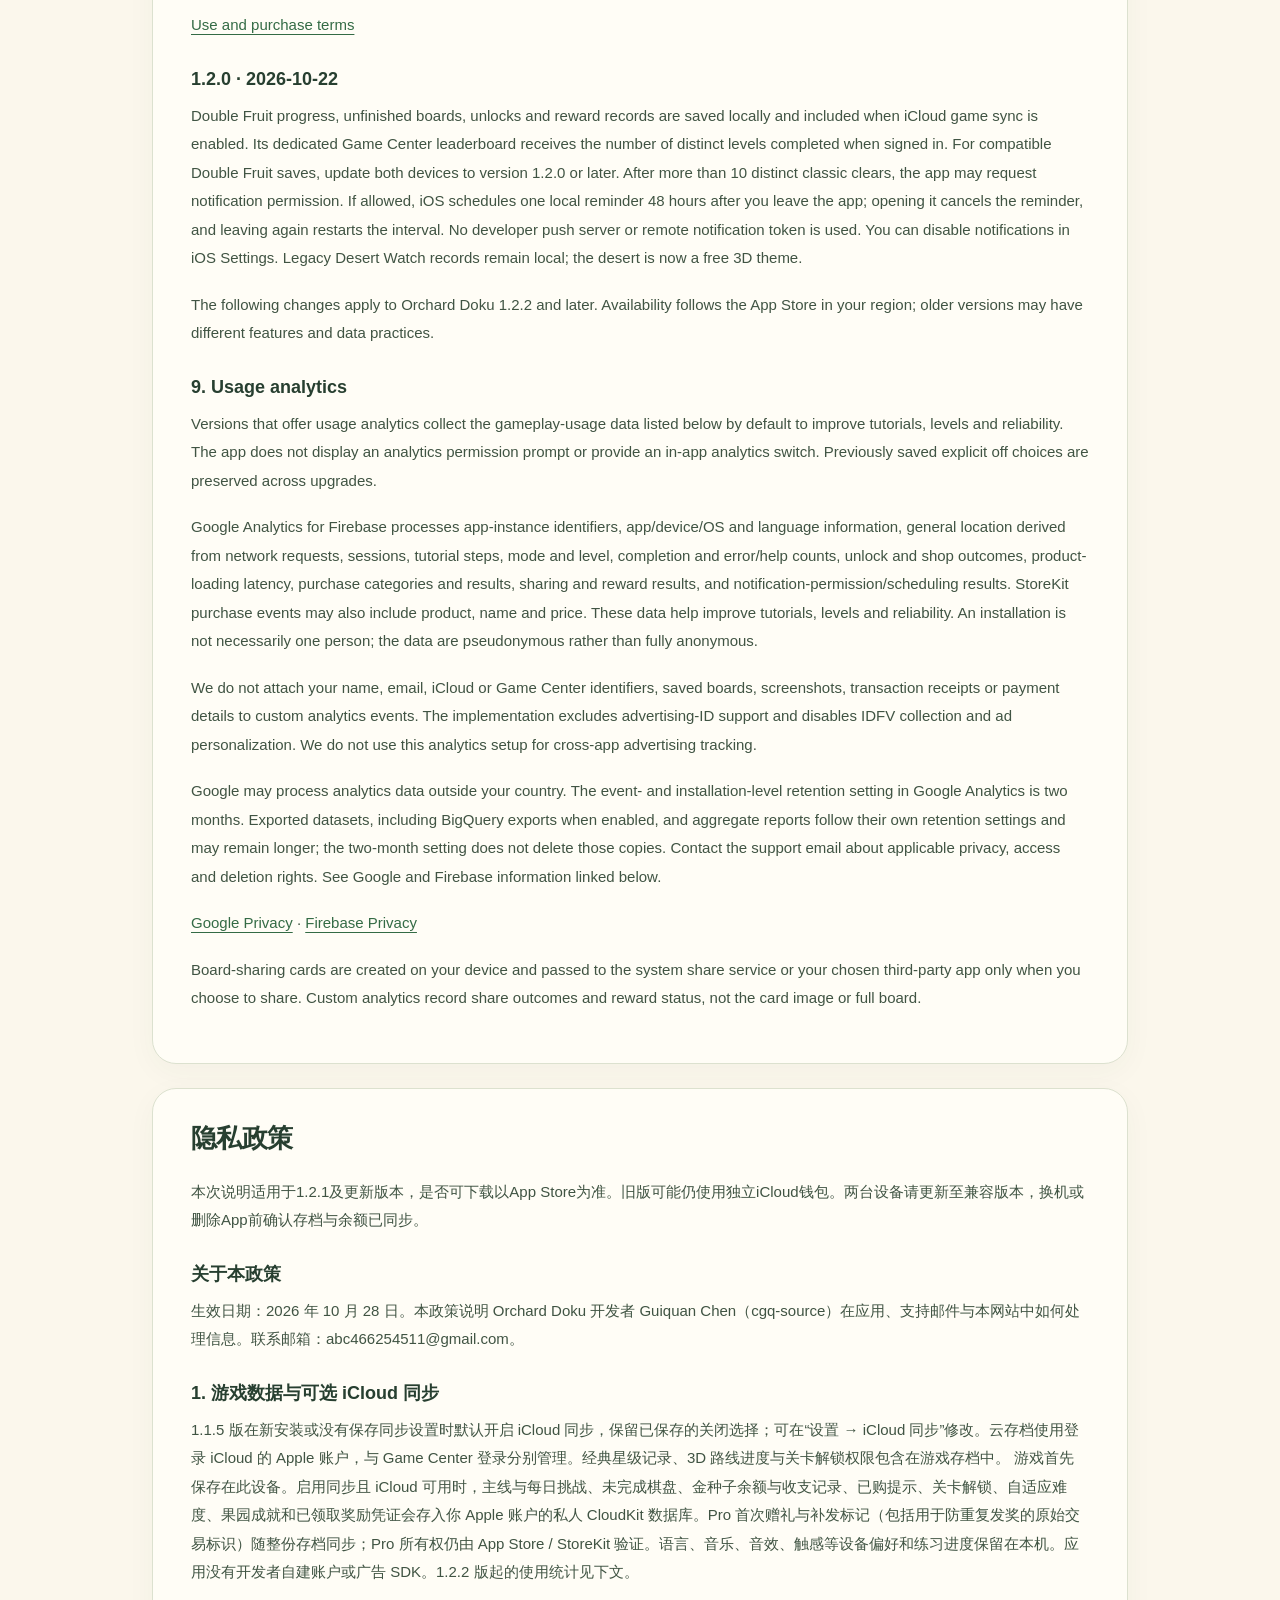
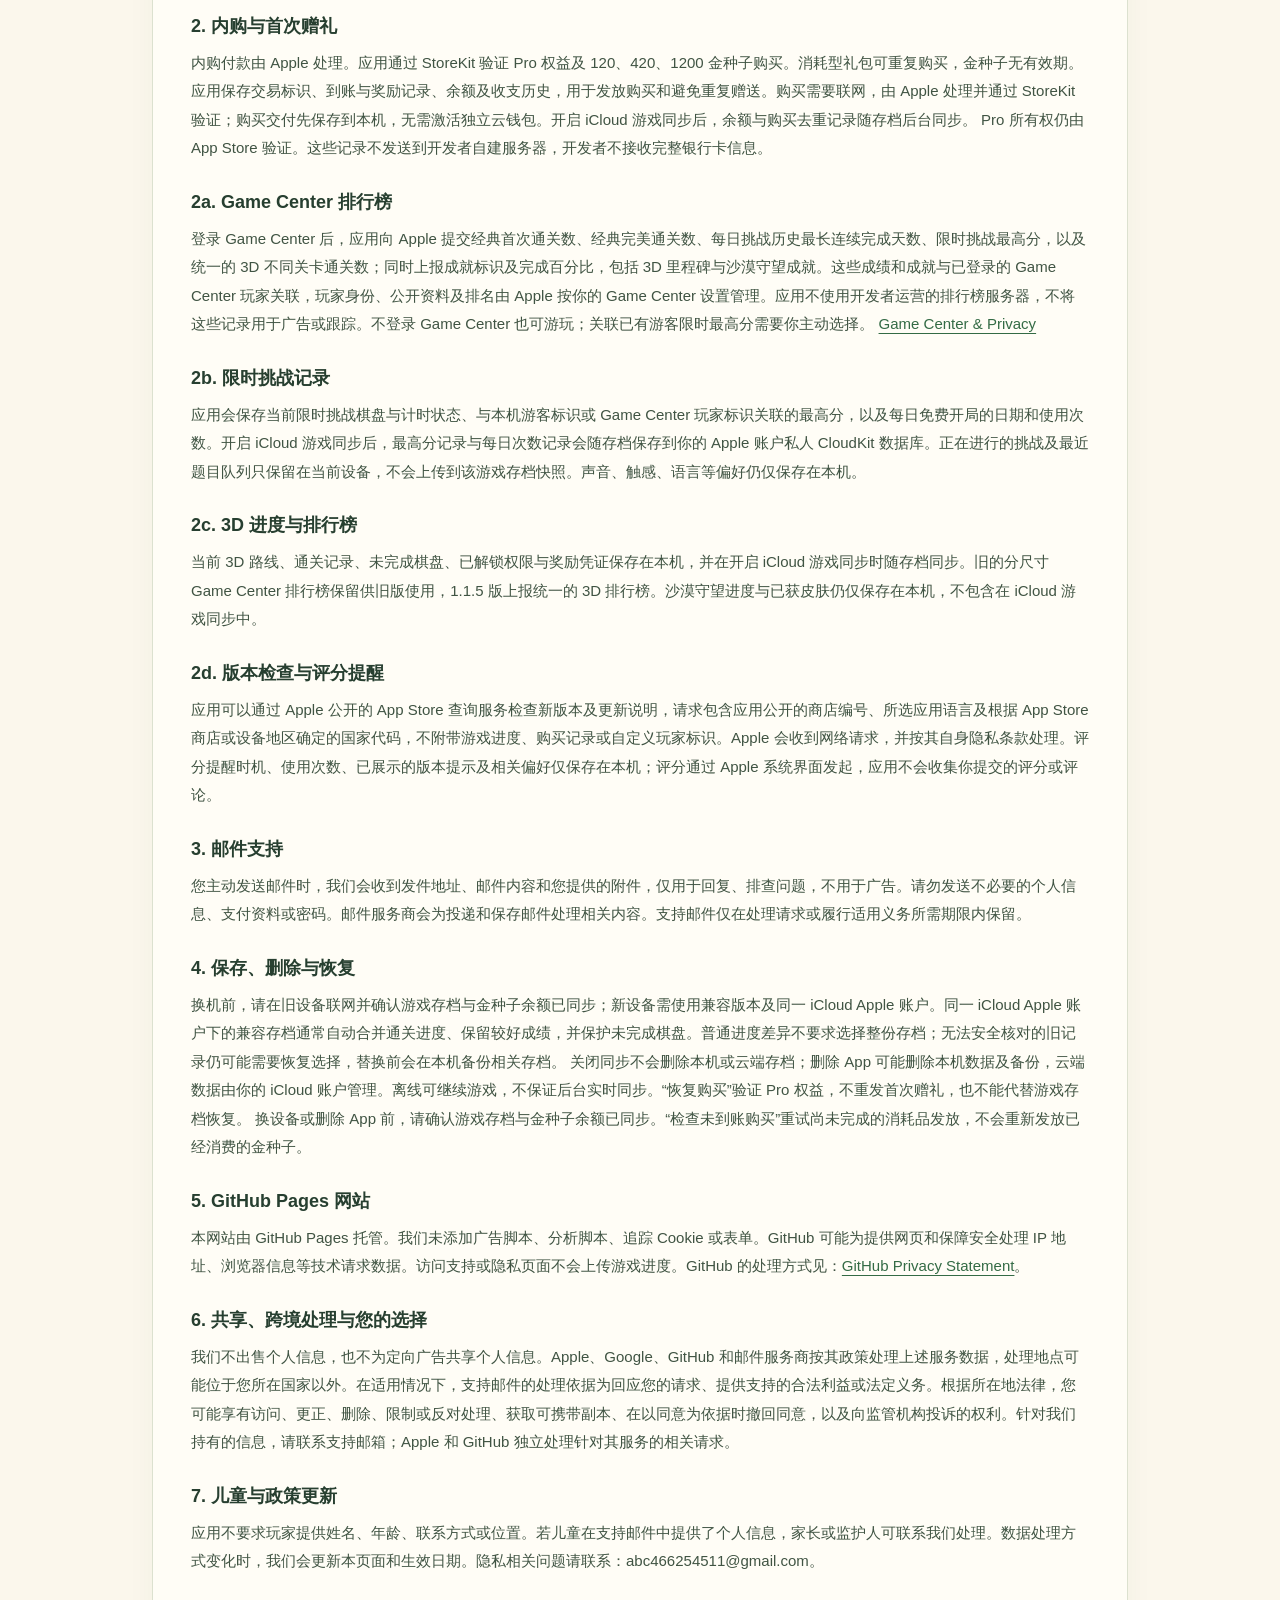
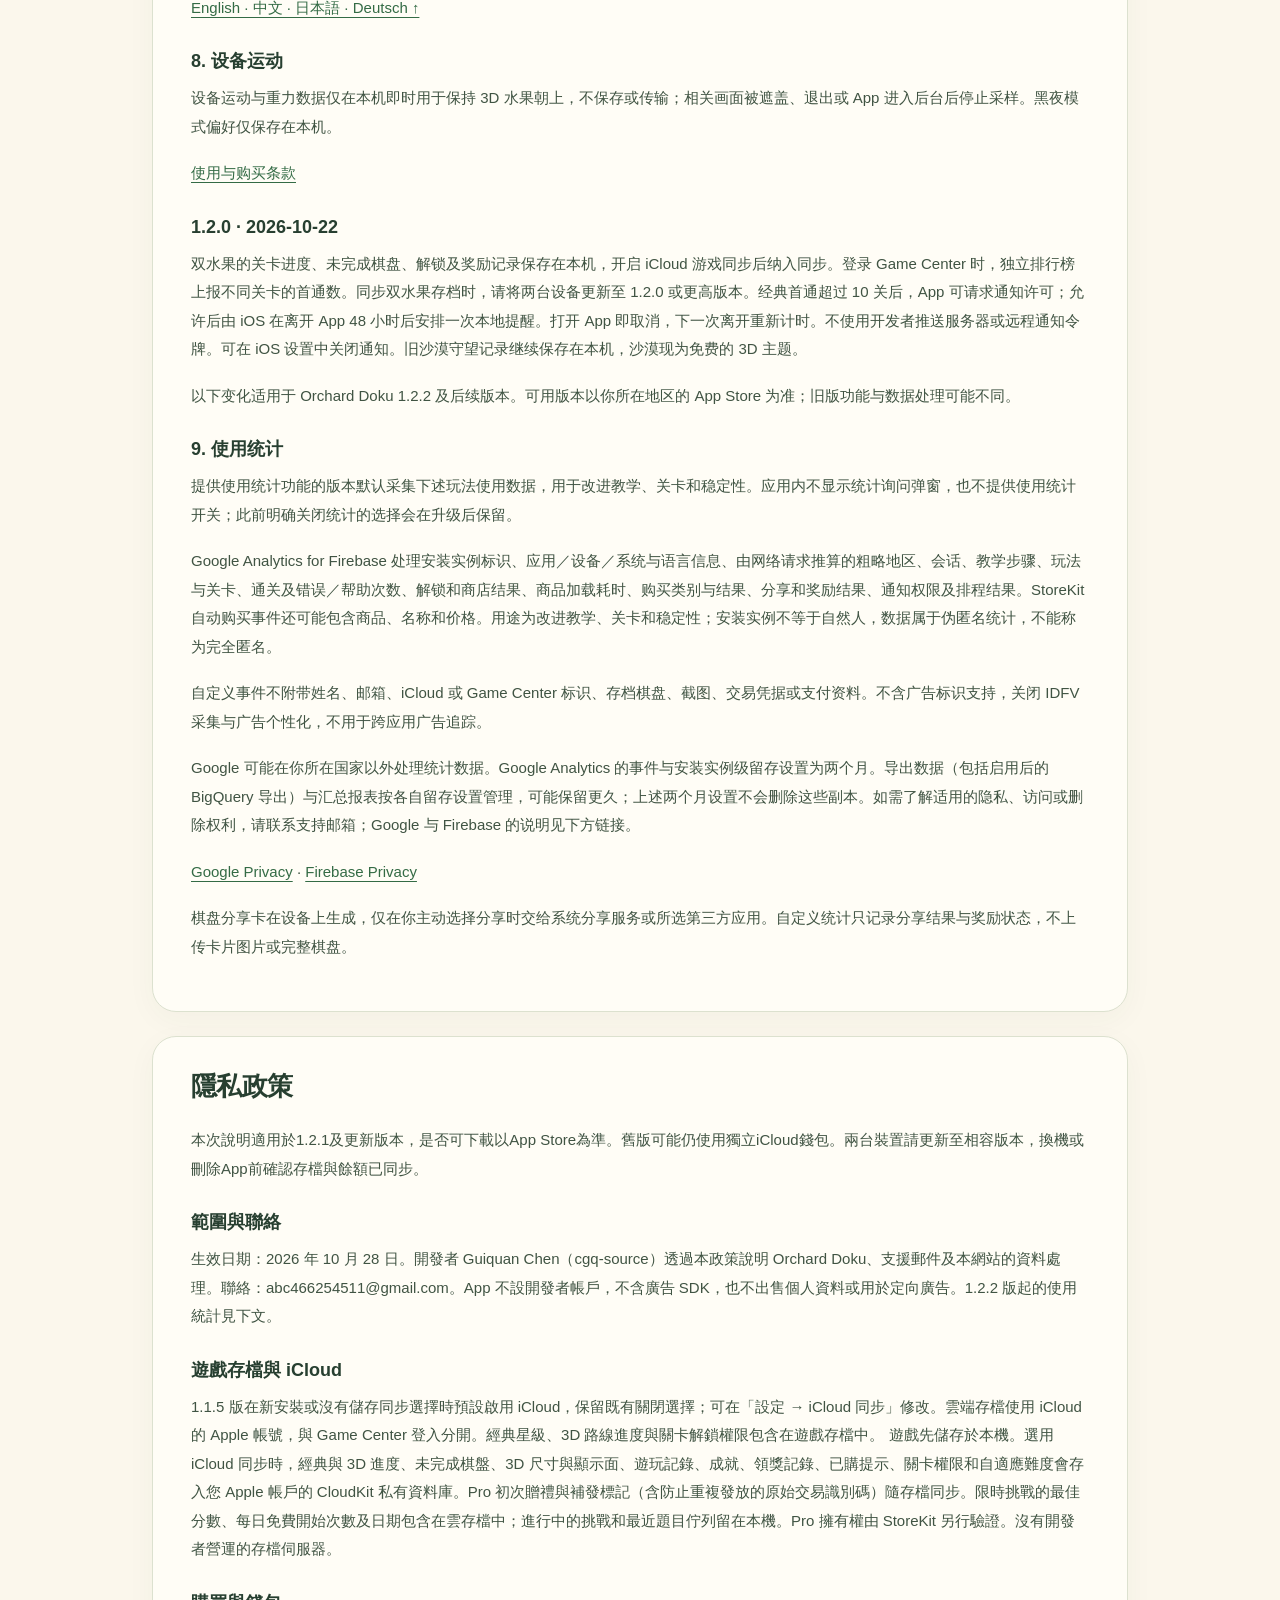
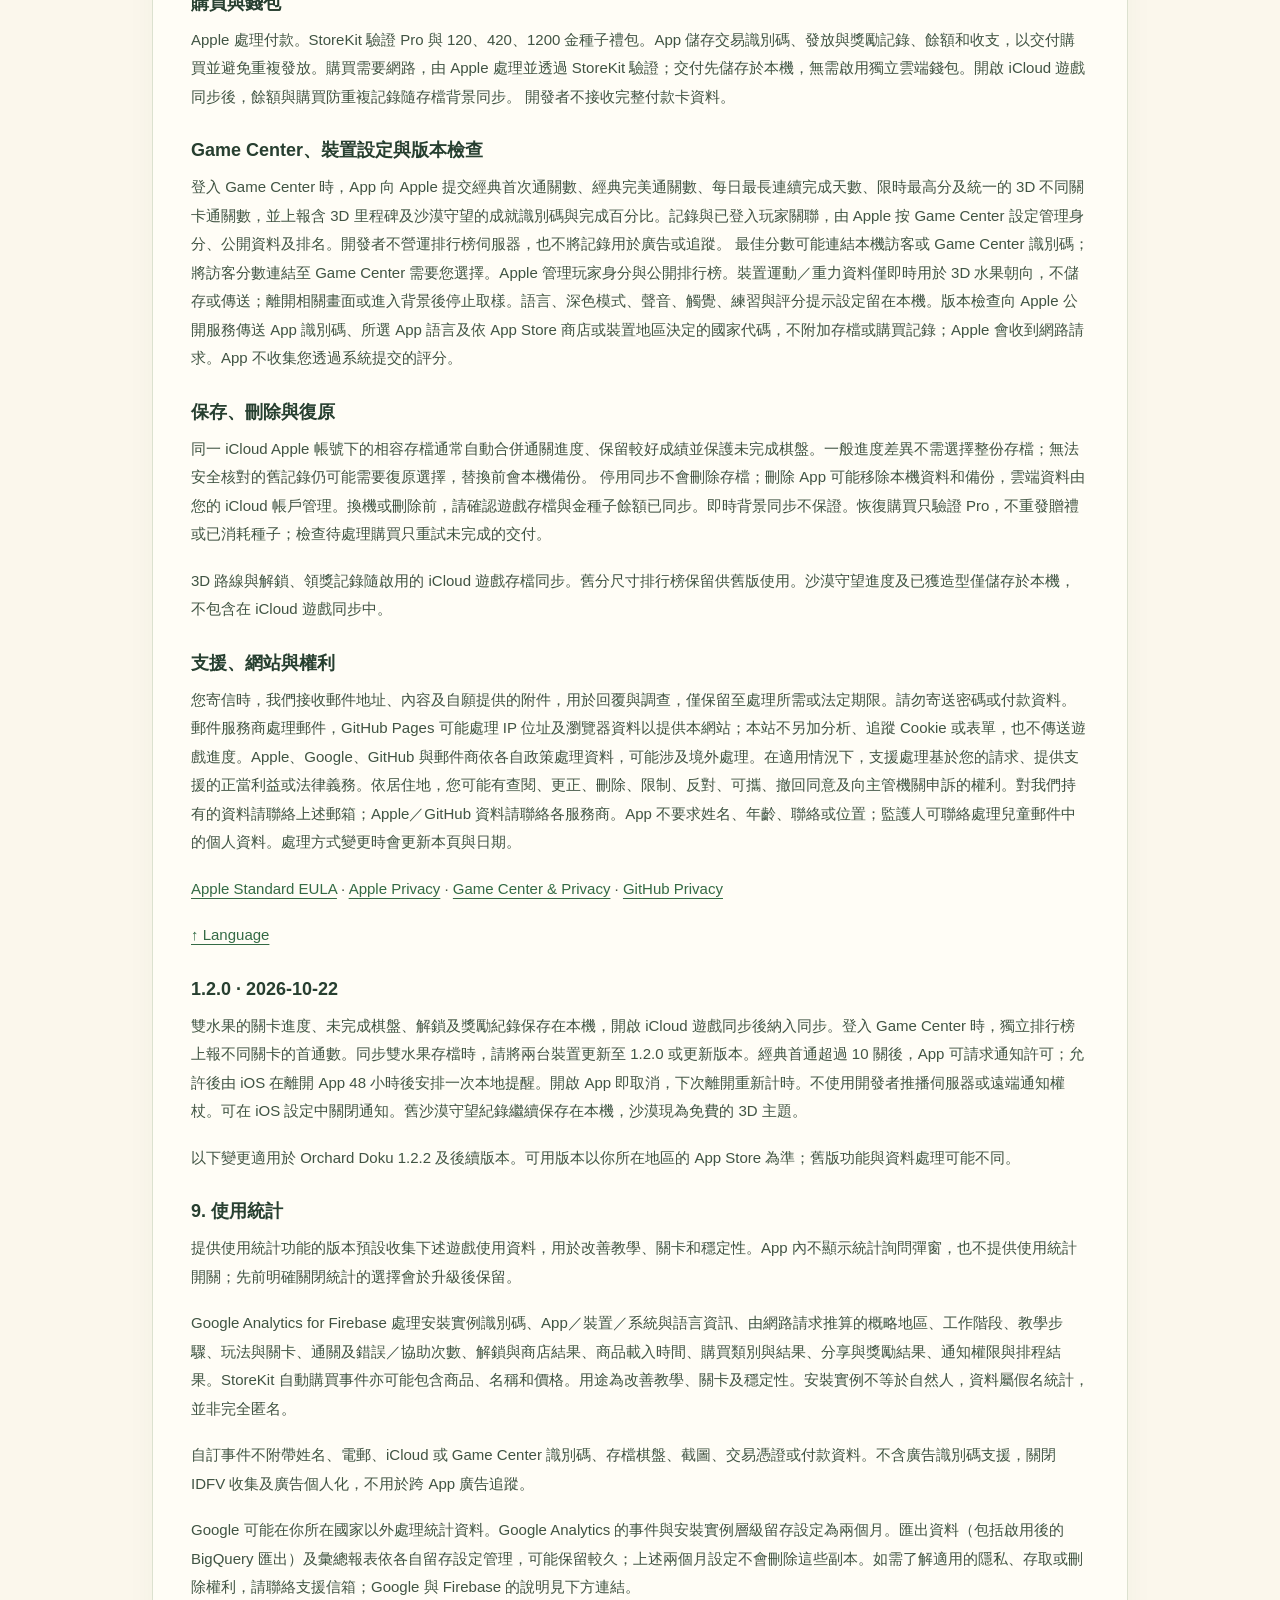
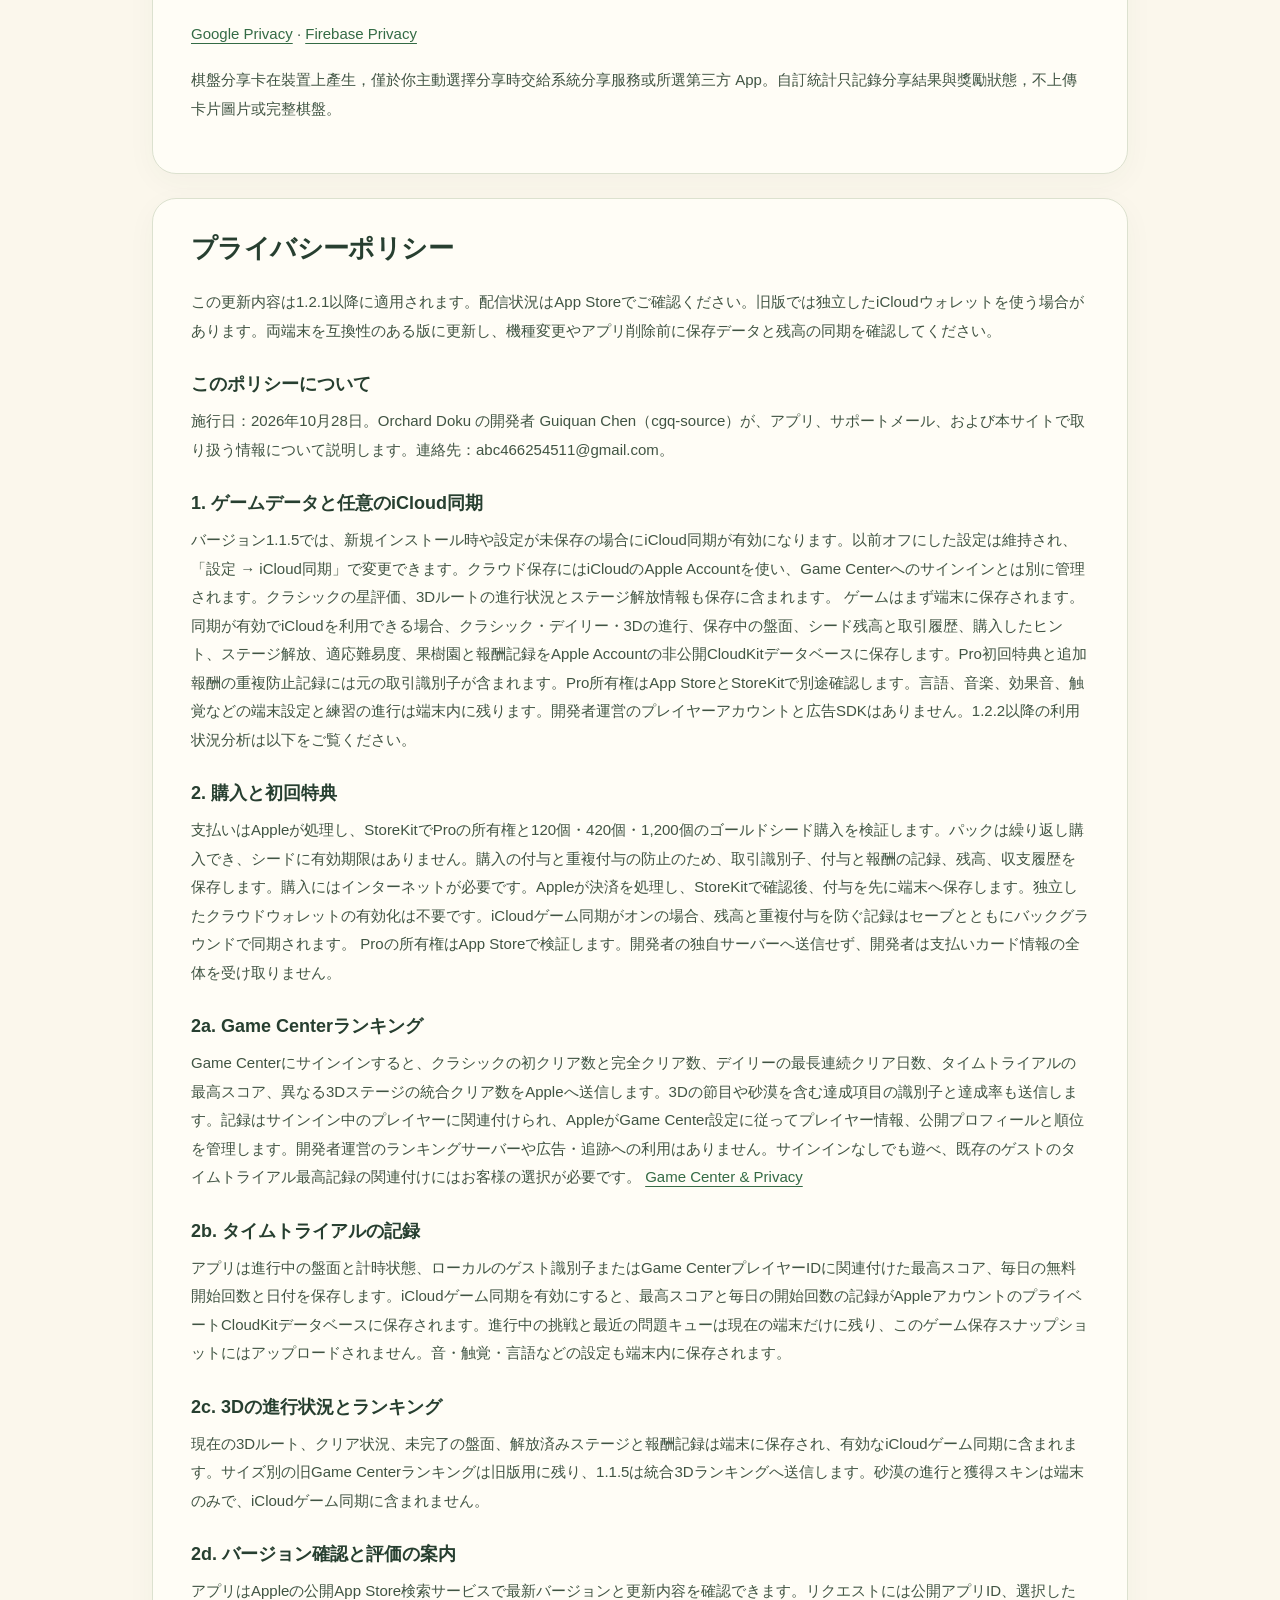
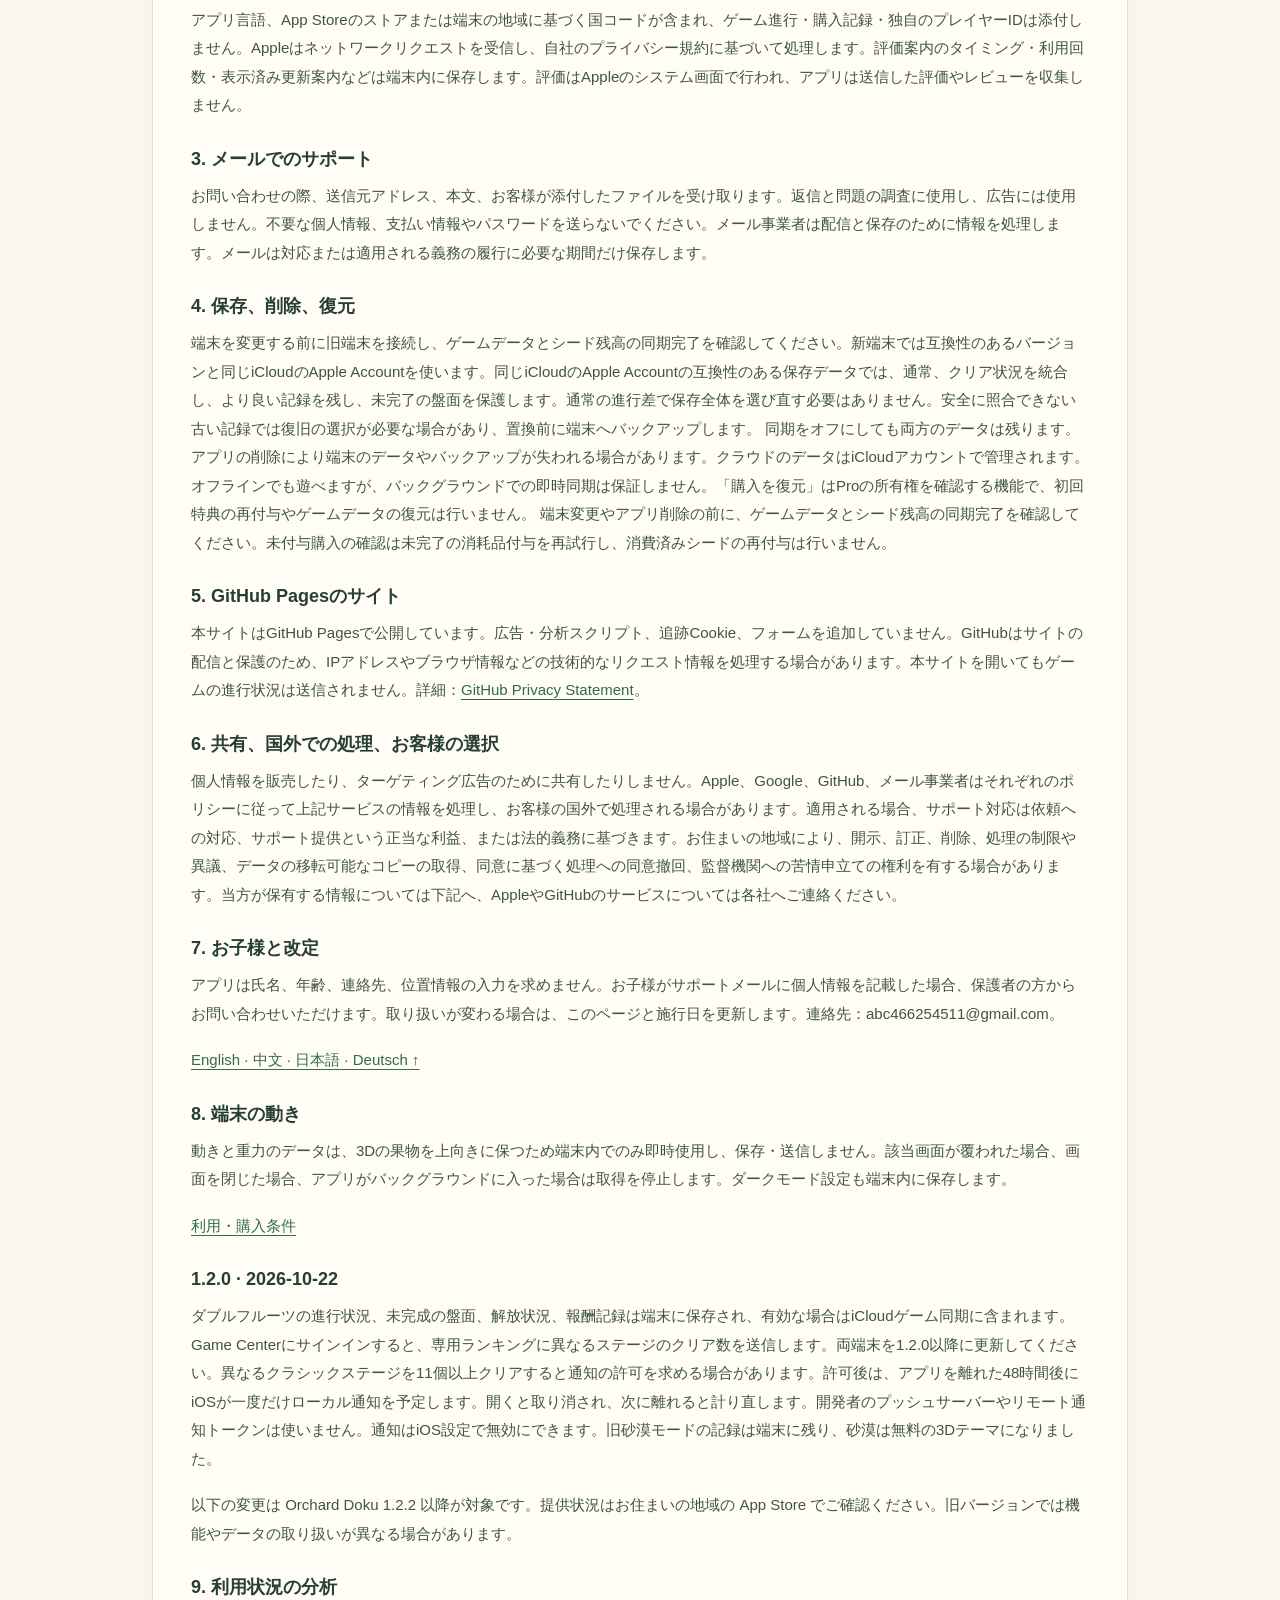
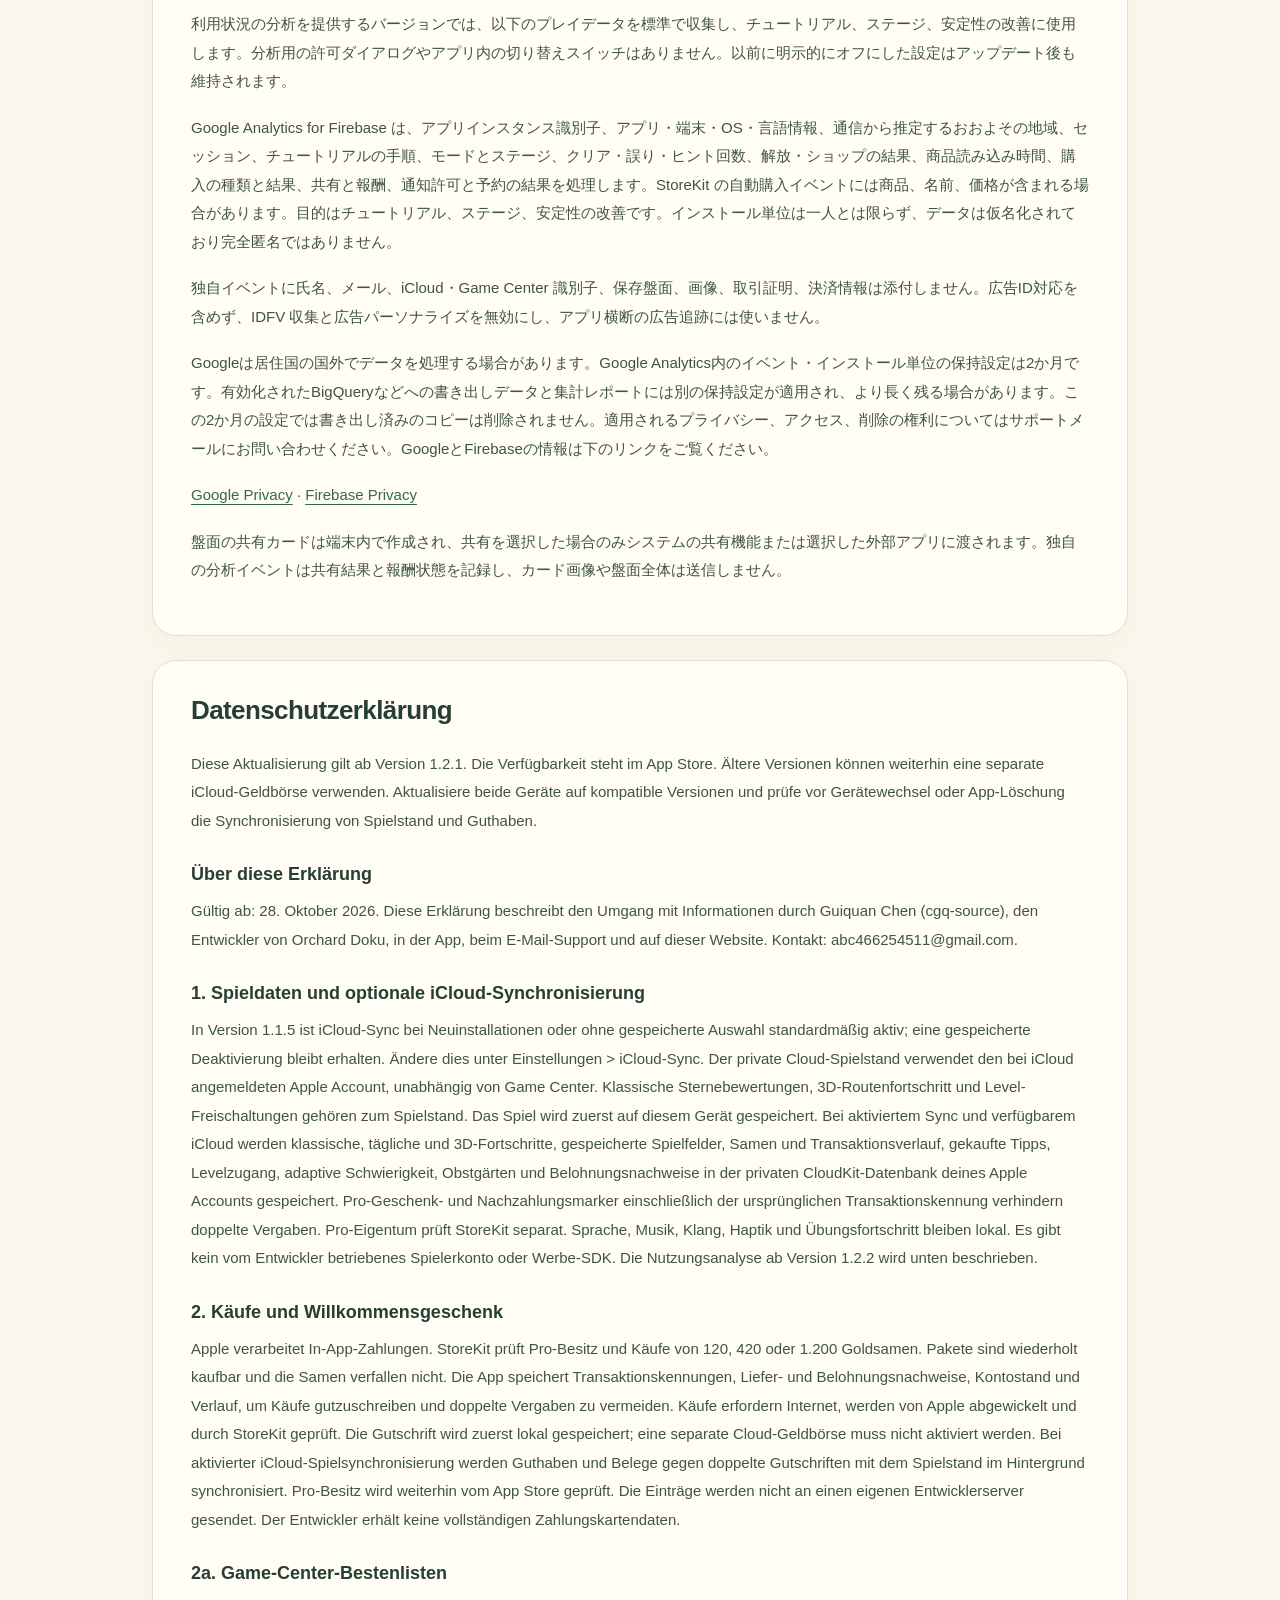
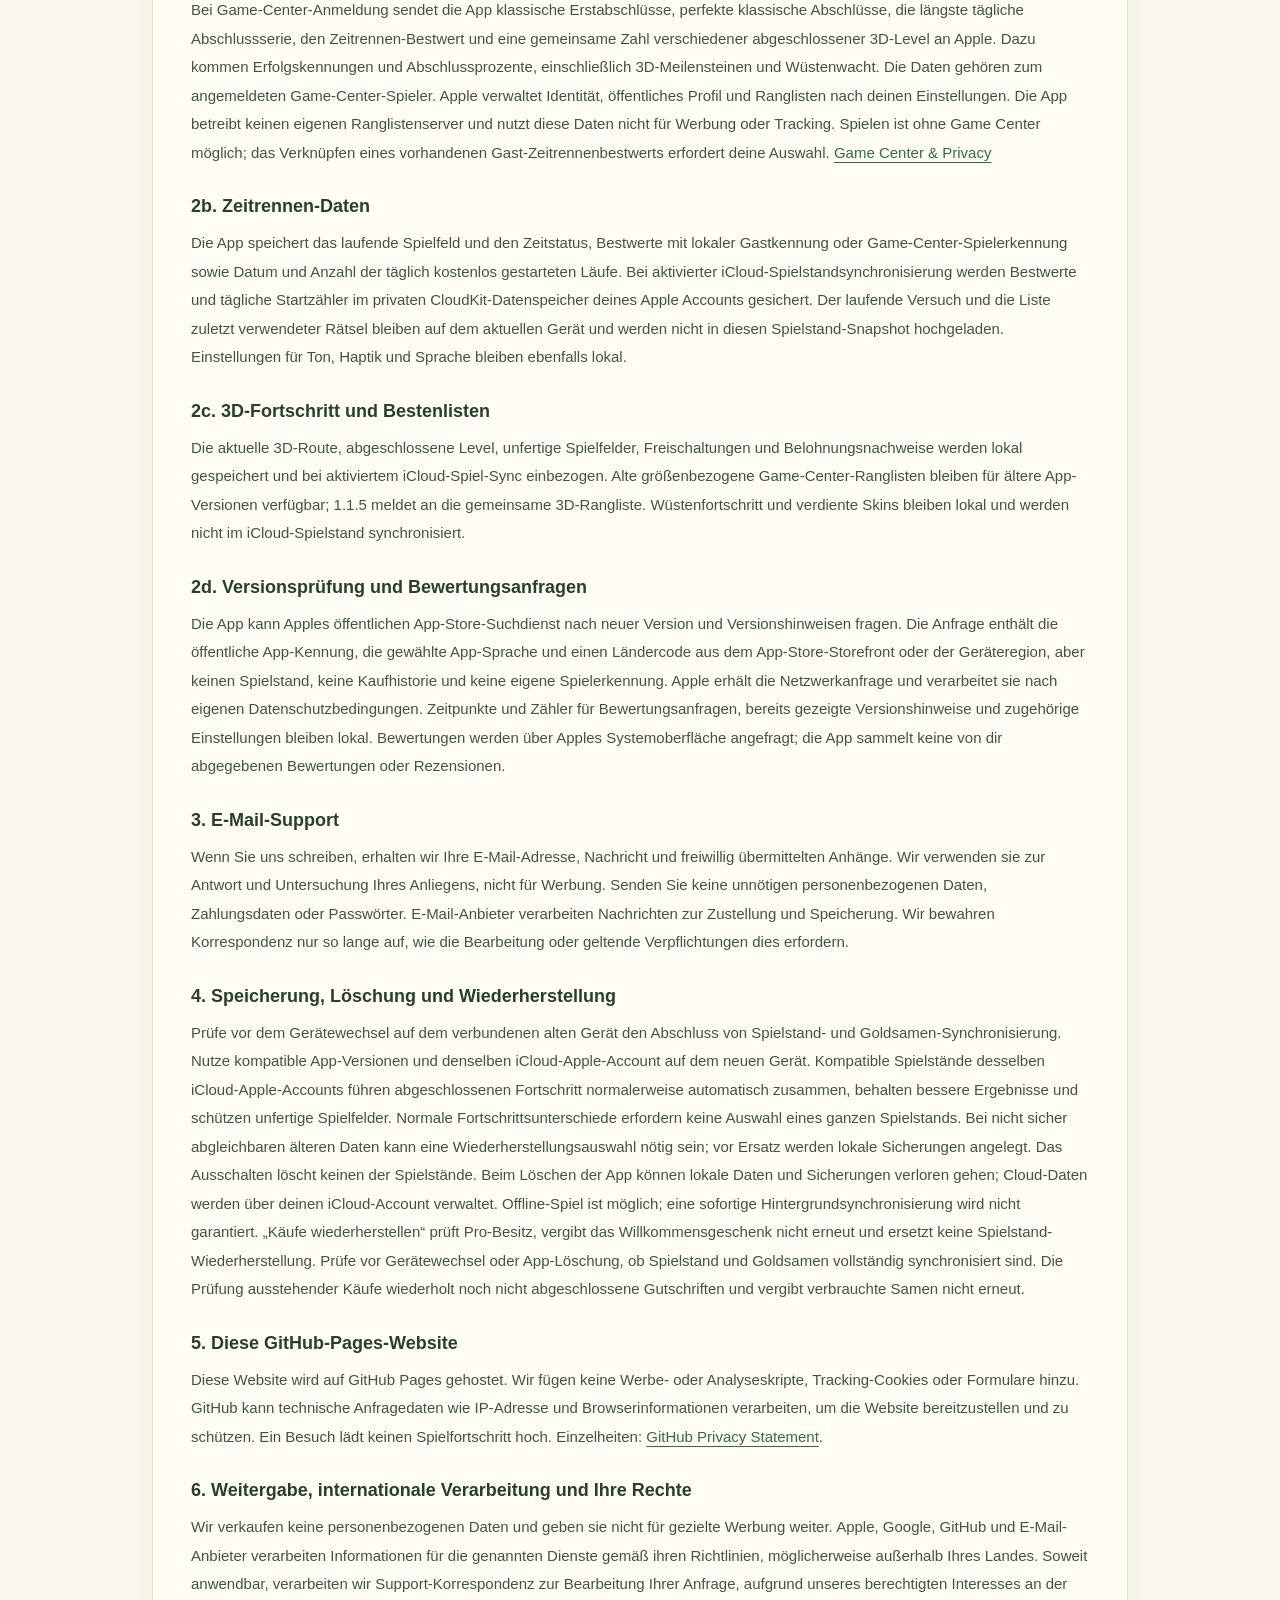
<file: privacy.html>
<!doctype html>
<html lang="en"><head><meta charset="utf-8"><meta name="viewport" content="width=device-width,initial-scale=1"><meta name="color-scheme" content="light"><meta name="description" content="Orchard Doku official support and privacy information."><title>Privacy policy · Orchard Doku</title><link rel="stylesheet" href="style.css"></head><body><header><a class="brand" href="index.html">Orchard Doku</a><nav aria-label="Main navigation"><a href="support.html">Support</a><a href="privacy.html">Privacy</a><a href="terms.html">Terms</a></nav></header><main><div class="page-intro"><h1>Privacy policy</h1><p class="meta">2026-10-28 · Orchard Doku 1.2.2</p><nav class="languages" id="languages" aria-label="Language"><a href="#english" lang="en">English</a><a href="#chinese" lang="zh-Hans">简体中文</a><a href="#traditional" lang="zh-Hant">繁體中文</a><a href="#japanese" lang="ja">日本語</a><a href="#german" lang="de">Deutsch</a><a href="#french" lang="fr">Français</a><a href="#spanish" lang="es">Español</a><a href="#portuguese" lang="pt-BR">Português (Brasil)</a><a href="#korean" lang="ko">한국어</a></nav></div><section id="english" lang="en"><h2>Privacy policy</h2><p>This update describes version 1.2.1 and later; availability is shown in the App Store. Earlier versions may still use a separate iCloud wallet. Update both devices to compatible versions and confirm synchronization before changing devices or deleting the app.</p><h3>About this policy</h3><p>Effective: October 28, 2026. This policy describes information handled by Guiquan Chen (cgq-source), the developer of Orchard Doku, in the app, support correspondence and this website. Contact: abc466254511@gmail.com.</p>
<h3>1. Game data and optional iCloud sync</h3><p>For version 1.1.5, iCloud sync is enabled by default on a new installation or when no saved choice exists; an existing off choice is respected. Change it in Settings &gt; iCloud Sync. The private cloud save uses the Apple Account signed in to iCloud, independently of Game Center sign-in. Classic star records and 3D route progress and level access are included in the game save. Your game is saved on this device first. When sync is enabled and iCloud is available, campaign and daily progress, saved boards, golden seeds and transaction history, purchased hints, level access, adaptive difficulty, orchards and claimed-reward records are then saved in your Apple account’s private CloudKit database. Pro welcome-gift and backfill markers, including the original transaction identifier used to prevent duplicate rewards, travel with the complete save. Pro ownership is verified separately through the App Store and StoreKit. Language, music, sound, haptics and other device preferences, as well as practice progress, remain local. The app has no developer-hosted player account or advertising SDK. Usage analytics from version 1.2.2 is described below.</p>
<h3>2. Purchases and the welcome gift</h3><p>Apple processes in-app payments. StoreKit verifies Pro ownership and purchases of 120, 420 or 1,200 gold seeds. Consumable packs can be purchased repeatedly and seeds do not expire. The app stores transaction identifiers, delivery and reward records, the balance and transaction history to deliver purchases and avoid duplicate grants. Purchases require internet, are processed by Apple and verified through StoreKit. Delivery is saved on this device first, without activating a separate cloud wallet. With iCloud game sync enabled, the balance and records preventing duplicate delivery sync in the background with your save. Pro ownership remains subject to App Store verification. These records are not sent to a developer-operated server. The developer does not receive full payment card details.</p>
<h3>2a. Game Center leaderboards</h3><p>When signed in to Game Center, the app submits classic first-clear counts, perfect classic clear counts, the longest daily completion streak, the best Time Trial score and a unified count of distinct completed 3D levels. It also reports achievement identifiers and completion percentages, including 3D milestones and Desert Watch. Scores and achievement progress are associated with the signed-in Game Center player. Apple manages player identity, public profiles and rankings under your Game Center settings. The app uses no developer-operated leaderboard server and does not use these records for advertising or tracking. You can play without Game Center; linking an existing guest Time Trial best score requires your choice. <a href="https://www.apple.com/legal/privacy/data/en/game-center/">Game Center &amp; Privacy</a></p>
<h3>2b. Time Trial records</h3><p>The app saves your current Time Trial board and timing state, best scores associated with a local guest identifier or Game Center player identifier, and the date and count of daily free starts. If you enable iCloud game sync, best-score records and daily-start records are included in the save in your Apple account’s private CloudKit database. The active run and recent-puzzle queue stay on the current device and are not uploaded in that game-save snapshot. Sound, haptic and language preferences remain local.</p>
<h3>2c. 3D progress and leaderboards</h3><p>The current 3D route, completed levels, unfinished boards, unlocked access and reward records are stored locally and included in enabled iCloud game sync. Earlier size-specific Game Center leaderboards remain available for older app versions; version 1.1.5 reports to the unified 3D leaderboard. Desert Watch progress and earned skins remain local and are not included in iCloud game sync.</p>
<h3>2d. Version checks and rating prompts</h3><p>The app can check Apple’s public App Store lookup service for the available version and release notes. The request contains the app’s public store identifier, the selected app language, and a country code based on your App Store storefront or device region; the app does not attach game progress, purchase records or a custom player identifier. Apple receives the network request and handles it under its own privacy terms. Rating-prompt timing, usage counts, previously shown version notices and related preferences are kept locally. Ratings are requested through Apple’s system interface; the app does not collect the rating or review you submit.</p>
<h3>3. Email support</h3><p>If you choose to email us, we receive your email address, message and any attachments you provide. We use them to reply and investigate your request, and do not use them for advertising. Avoid sending unnecessary personal information, payment details or passwords. Email providers process correspondence to deliver and store it. Support records are retained only as needed to resolve requests or meet applicable obligations.</p>
<h3>4. Storage, deletion and restoration</h3><p>Before changing devices, connect the old device and check that the game save and gold-seed balance have synchronized. Use compatible app versions and the same iCloud Apple Account on the new device. Compatible saves under the same iCloud Apple Account normally merge completed progress and retain better results, while protecting unfinished boards. Ordinary progress differences do not require choosing one entire save. Recovery choices may still be needed for older records that cannot be safely reconciled; copies are backed up locally before replacement. Disabling sync does not delete either save. Deleting the app may remove local data and backups; cloud data is managed through your iCloud account. You can play offline; real-time background sync is not guaranteed. Restore Purchases verifies Pro ownership, does not reissue the welcome gift, and does not replace game-save restoration. Before changing devices or deleting the app, verify that the game save and gold-seed balance have synchronized. Check pending purchases retries unfinished consumable delivery; it does not reissue previously consumed seeds.</p>
<h3>5. This GitHub Pages website</h3><p>This site uses GitHub Pages hosting. We do not add advertising scripts, analytics scripts, tracking cookies or forms. GitHub may process technical requests, including IP address and browser information, to serve and protect the site. Visiting a support or policy link does not upload game progress. GitHub describes its processing here: <a href="https://docs.github.com/en/site-policy/privacy-policies/github-general-privacy-statement">GitHub Privacy Statement</a>.</p>
<h3>6. Sharing, international processing and your choices</h3><p>We do not sell personal information or share it for targeted advertising. Apple, Google, GitHub and email providers handle data for the services described above, which may involve processing outside your country under their policies. Where applicable, support correspondence is processed to respond to your request and for our legitimate interest in providing support, or to comply with legal obligations. Depending on your location, you may have rights to access, correct, delete, restrict or object to processing, obtain a portable copy, withdraw consent where processing relies on it, and complain to a privacy regulator. Contact us to exercise rights concerning information we hold; Apple and GitHub handle requests concerning their own services.</p>
<h3>7. Children and policy updates</h3><p>The app does not ask players for their name, age, contact details or location. A parent or guardian may contact us about personal information a child has included in support correspondence. We will update this page and its effective date if our information practices change. Privacy questions: abc466254511@gmail.com.</p>
<p><a href="#languages">English · 中文 · 日本語 · Deutsch ↑</a></p><h3>8. Device motion</h3><p>Motion and gravity readings are used only on this device to keep 3D fruit upright. They are not stored or transmitted. Sampling stops when the relevant screen is covered or closed, or the app enters the background. Dark-mode preferences remain local.</p><p><a href="terms.html#english">Use and purchase terms</a></p><h3>1.2.0 · 2026-10-22</h3><p>Double Fruit progress, unfinished boards, unlocks and reward records are saved locally and included when iCloud game sync is enabled. Its dedicated Game Center leaderboard receives the number of distinct levels completed when signed in. For compatible Double Fruit saves, update both devices to version 1.2.0 or later. After more than 10 distinct classic clears, the app may request notification permission. If allowed, iOS schedules one local reminder 48 hours after you leave the app; opening it cancels the reminder, and leaving again restarts the interval. No developer push server or remote notification token is used. You can disable notifications in iOS Settings. Legacy Desert Watch records remain local; the desert is now a free 3D theme.</p><p>The following changes apply to Orchard Doku 1.2.2 and later. Availability follows the App Store in your region; older versions may have different features and data practices.</p><h3>9. Usage analytics</h3><p>Versions that offer usage analytics collect the gameplay-usage data listed below by default to improve tutorials, levels and reliability. The app does not display an analytics permission prompt or provide an in-app analytics switch. Previously saved explicit off choices are preserved across upgrades.</p><p>Google Analytics for Firebase processes app-instance identifiers, app/device/OS and language information, general location derived from network requests, sessions, tutorial steps, mode and level, completion and error/help counts, unlock and shop outcomes, product-loading latency, purchase categories and results, sharing and reward results, and notification-permission/scheduling results. StoreKit purchase events may also include product, name and price. These data help improve tutorials, levels and reliability. An installation is not necessarily one person; the data are pseudonymous rather than fully anonymous.</p><p>We do not attach your name, email, iCloud or Game Center identifiers, saved boards, screenshots, transaction receipts or payment details to custom analytics events. The implementation excludes advertising-ID support and disables IDFV collection and ad personalization. We do not use this analytics setup for cross-app advertising tracking.</p><p>Google may process analytics data outside your country. The event- and installation-level retention setting in Google Analytics is two months. Exported datasets, including BigQuery exports when enabled, and aggregate reports follow their own retention settings and may remain longer; the two-month setting does not delete those copies. Contact the support email about applicable privacy, access and deletion rights. See Google and Firebase information linked below.</p><p><a href="https://policies.google.com/privacy">Google Privacy</a> · <a href="https://firebase.google.com/support/privacy">Firebase Privacy</a></p><p>Board-sharing cards are created on your device and passed to the system share service or your chosen third-party app only when you choose to share. Custom analytics record share outcomes and reward status, not the card image or full board.</p></section><section id="chinese" lang="zh-Hans"><h2>隐私政策</h2><p>本次说明适用于1.2.1及更新版本，是否可下载以App Store为准。旧版可能仍使用独立iCloud钱包。两台设备请更新至兼容版本，换机或删除App前确认存档与余额已同步。</p><h3>关于本政策</h3><p>生效日期：2026 年 10 月 28 日。本政策说明 Orchard Doku 开发者 Guiquan Chen（cgq-source）在应用、支持邮件与本网站中如何处理信息。联系邮箱：abc466254511@gmail.com。</p>
<h3>1. 游戏数据与可选 iCloud 同步</h3><p>1.1.5 版在新安装或没有保存同步设置时默认开启 iCloud 同步，保留已保存的关闭选择；可在“设置 → iCloud 同步”修改。云存档使用登录 iCloud 的 Apple 账户，与 Game Center 登录分别管理。经典星级记录、3D 路线进度与关卡解锁权限包含在游戏存档中。 游戏首先保存在此设备。启用同步且 iCloud 可用时，主线与每日挑战、未完成棋盘、金种子余额与收支记录、已购提示、关卡解锁、自适应难度、果园成就和已领取奖励凭证会存入你 Apple 账户的私人 CloudKit 数据库。Pro 首次赠礼与补发标记（包括用于防重复发奖的原始交易标识）随整份存档同步；Pro 所有权仍由 App Store / StoreKit 验证。语言、音乐、音效、触感等设备偏好和练习进度保留在本机。应用没有开发者自建账户或广告 SDK。1.2.2 版起的使用统计见下文。</p>
<h3>2. 内购与首次赠礼</h3><p>内购付款由 Apple 处理。应用通过 StoreKit 验证 Pro 权益及 120、420、1200 金种子购买。消耗型礼包可重复购买，金种子无有效期。应用保存交易标识、到账与奖励记录、余额及收支历史，用于发放购买和避免重复赠送。购买需要联网，由 Apple 处理并通过 StoreKit 验证；购买交付先保存到本机，无需激活独立云钱包。开启 iCloud 游戏同步后，余额与购买去重记录随存档后台同步。 Pro 所有权仍由 App Store 验证。这些记录不发送到开发者自建服务器，开发者不接收完整银行卡信息。</p>
<h3>2a. Game Center 排行榜</h3><p>登录 Game Center 后，应用向 Apple 提交经典首次通关数、经典完美通关数、每日挑战历史最长连续完成天数、限时挑战最高分，以及统一的 3D 不同关卡通关数；同时上报成就标识及完成百分比，包括 3D 里程碑与沙漠守望成就。这些成绩和成就与已登录的 Game Center 玩家关联，玩家身份、公开资料及排名由 Apple 按你的 Game Center 设置管理。应用不使用开发者运营的排行榜服务器，不将这些记录用于广告或跟踪。不登录 Game Center 也可游玩；关联已有游客限时最高分需要你主动选择。 <a href="https://www.apple.com/legal/privacy/data/en/game-center/">Game Center &amp; Privacy</a></p>
<h3>2b. 限时挑战记录</h3><p>应用会保存当前限时挑战棋盘与计时状态、与本机游客标识或 Game Center 玩家标识关联的最高分，以及每日免费开局的日期和使用次数。开启 iCloud 游戏同步后，最高分记录与每日次数记录会随存档保存到你的 Apple 账户私人 CloudKit 数据库。正在进行的挑战及最近题目队列只保留在当前设备，不会上传到该游戏存档快照。声音、触感、语言等偏好仍仅保存在本机。</p>
<h3>2c. 3D 进度与排行榜</h3><p>当前 3D 路线、通关记录、未完成棋盘、已解锁权限与奖励凭证保存在本机，并在开启 iCloud 游戏同步时随存档同步。旧的分尺寸 Game Center 排行榜保留供旧版使用，1.1.5 版上报统一的 3D 排行榜。沙漠守望进度与已获皮肤仍仅保存在本机，不包含在 iCloud 游戏同步中。</p>
<h3>2d. 版本检查与评分提醒</h3><p>应用可以通过 Apple 公开的 App Store 查询服务检查新版本及更新说明，请求包含应用公开的商店编号、所选应用语言及根据 App Store 商店或设备地区确定的国家代码，不附带游戏进度、购买记录或自定义玩家标识。Apple 会收到网络请求，并按其自身隐私条款处理。评分提醒时机、使用次数、已展示的版本提示及相关偏好仅保存在本机；评分通过 Apple 系统界面发起，应用不会收集你提交的评分或评论。</p>
<h3>3. 邮件支持</h3><p>您主动发送邮件时，我们会收到发件地址、邮件内容和您提供的附件，仅用于回复、排查问题，不用于广告。请勿发送不必要的个人信息、支付资料或密码。邮件服务商会为投递和保存邮件处理相关内容。支持邮件仅在处理请求或履行适用义务所需期限内保留。</p>
<h3>4. 保存、删除与恢复</h3><p>换机前，请在旧设备联网并确认游戏存档与金种子余额已同步；新设备需使用兼容版本及同一 iCloud Apple 账户。同一 iCloud Apple 账户下的兼容存档通常自动合并通关进度、保留较好成绩，并保护未完成棋盘。普通进度差异不要求选择整份存档；无法安全核对的旧记录仍可能需要恢复选择，替换前会在本机备份相关存档。 关闭同步不会删除本机或云端存档；删除 App 可能删除本机数据及备份，云端数据由你的 iCloud 账户管理。离线可继续游戏，不保证后台实时同步。“恢复购买”验证 Pro 权益，不重发首次赠礼，也不能代替游戏存档恢复。 换设备或删除 App 前，请确认游戏存档与金种子余额已同步。“检查未到账购买”重试尚未完成的消耗品发放，不会重新发放已经消费的金种子。</p>
<h3>5. GitHub Pages 网站</h3><p>本网站由 GitHub Pages 托管。我们未添加广告脚本、分析脚本、追踪 Cookie 或表单。GitHub 可能为提供网页和保障安全处理 IP 地址、浏览器信息等技术请求数据。访问支持或隐私页面不会上传游戏进度。GitHub 的处理方式见：<a href="https://docs.github.com/en/site-policy/privacy-policies/github-general-privacy-statement">GitHub Privacy Statement</a>。</p>
<h3>6. 共享、跨境处理与您的选择</h3><p>我们不出售个人信息，也不为定向广告共享个人信息。Apple、Google、GitHub 和邮件服务商按其政策处理上述服务数据，处理地点可能位于您所在国家以外。在适用情况下，支持邮件的处理依据为回应您的请求、提供支持的合法利益或法定义务。根据所在地法律，您可能享有访问、更正、删除、限制或反对处理、获取可携带副本、在以同意为依据时撤回同意，以及向监管机构投诉的权利。针对我们持有的信息，请联系支持邮箱；Apple 和 GitHub 独立处理针对其服务的相关请求。</p>
<h3>7. 儿童与政策更新</h3><p>应用不要求玩家提供姓名、年龄、联系方式或位置。若儿童在支持邮件中提供了个人信息，家长或监护人可联系我们处理。数据处理方式变化时，我们会更新本页面和生效日期。隐私相关问题请联系：abc466254511@gmail.com。</p>
<p><a href="#languages">English · 中文 · 日本語 · Deutsch ↑</a></p><h3>8. 设备运动</h3><p>设备运动与重力数据仅在本机即时用于保持 3D 水果朝上，不保存或传输；相关画面被遮盖、退出或 App 进入后台后停止采样。黑夜模式偏好仅保存在本机。</p><p><a href="terms.html#chinese">使用与购买条款</a></p><h3>1.2.0 · 2026-10-22</h3><p>双水果的关卡进度、未完成棋盘、解锁及奖励记录保存在本机，开启 iCloud 游戏同步后纳入同步。登录 Game Center 时，独立排行榜上报不同关卡的首通数。同步双水果存档时，请将两台设备更新至 1.2.0 或更高版本。经典首通超过 10 关后，App 可请求通知许可；允许后由 iOS 在离开 App 48 小时后安排一次本地提醒。打开 App 即取消，下一次离开重新计时。不使用开发者推送服务器或远程通知令牌。可在 iOS 设置中关闭通知。旧沙漠守望记录继续保存在本机，沙漠现为免费的 3D 主题。</p><p>以下变化适用于 Orchard Doku 1.2.2 及后续版本。可用版本以你所在地区的 App Store 为准；旧版功能与数据处理可能不同。</p><h3>9. 使用统计</h3><p>提供使用统计功能的版本默认采集下述玩法使用数据，用于改进教学、关卡和稳定性。应用内不显示统计询问弹窗，也不提供使用统计开关；此前明确关闭统计的选择会在升级后保留。</p><p>Google Analytics for Firebase 处理安装实例标识、应用／设备／系统与语言信息、由网络请求推算的粗略地区、会话、教学步骤、玩法与关卡、通关及错误／帮助次数、解锁和商店结果、商品加载耗时、购买类别与结果、分享和奖励结果、通知权限及排程结果。StoreKit 自动购买事件还可能包含商品、名称和价格。用途为改进教学、关卡和稳定性；安装实例不等于自然人，数据属于伪匿名统计，不能称为完全匿名。</p><p>自定义事件不附带姓名、邮箱、iCloud 或 Game Center 标识、存档棋盘、截图、交易凭据或支付资料。不含广告标识支持，关闭 IDFV 采集与广告个性化，不用于跨应用广告追踪。</p><p>Google 可能在你所在国家以外处理统计数据。Google Analytics 的事件与安装实例级留存设置为两个月。导出数据（包括启用后的 BigQuery 导出）与汇总报表按各自留存设置管理，可能保留更久；上述两个月设置不会删除这些副本。如需了解适用的隐私、访问或删除权利，请联系支持邮箱；Google 与 Firebase 的说明见下方链接。</p><p><a href="https://policies.google.com/privacy">Google Privacy</a> · <a href="https://firebase.google.com/support/privacy">Firebase Privacy</a></p><p>棋盘分享卡在设备上生成，仅在你主动选择分享时交给系统分享服务或所选第三方应用。自定义统计只记录分享结果与奖励状态，不上传卡片图片或完整棋盘。</p></section><section id="traditional" lang="zh-Hant"><h2>隱私政策</h2><p>本次說明適用於1.2.1及更新版本，是否可下載以App Store為準。舊版可能仍使用獨立iCloud錢包。兩台裝置請更新至相容版本，換機或刪除App前確認存檔與餘額已同步。</p><h3>範圍與聯絡</h3><p>生效日期：2026 年 10 月 28 日。開發者 Guiquan Chen（cgq-source）透過本政策說明 Orchard Doku、支援郵件及本網站的資料處理。聯絡：abc466254511@gmail.com。App 不設開發者帳戶，不含廣告 SDK，也不出售個人資料或用於定向廣告。1.2.2 版起的使用統計見下文。</p><h3>遊戲存檔與 iCloud</h3><p>1.1.5 版在新安裝或沒有儲存同步選擇時預設啟用 iCloud，保留既有關閉選擇；可在「設定 → iCloud 同步」修改。雲端存檔使用 iCloud 的 Apple 帳號，與 Game Center 登入分開。經典星級、3D 路線進度與關卡解鎖權限包含在遊戲存檔中。 遊戲先儲存於本機。選用 iCloud 同步時，經典與 3D 進度、未完成棋盤、3D 尺寸與顯示面、遊玩記錄、成就、領獎記錄、已購提示、關卡權限和自適應難度會存入您 Apple 帳戶的 CloudKit 私有資料庫。Pro 初次贈禮與補發標記（含防止重複發放的原始交易識別碼）隨存檔同步。限時挑戰的最佳分數、每日免費開始次數及日期包含在雲存檔中；進行中的挑戰和最近題目佇列留在本機。Pro 擁有權由 StoreKit 另行驗證。沒有開發者營運的存檔伺服器。</p><h3>購買與錢包</h3><p>Apple 處理付款。StoreKit 驗證 Pro 與 120、420、1200 金種子禮包。App 儲存交易識別碼、發放與獎勵記錄、餘額和收支，以交付購買並避免重複發放。購買需要網路，由 Apple 處理並透過 StoreKit 驗證；交付先儲存於本機，無需啟用獨立雲端錢包。開啟 iCloud 遊戲同步後，餘額與購買防重複記錄隨存檔背景同步。 開發者不接收完整付款卡資料。</p><h3>Game Center、裝置設定與版本檢查</h3><p>登入 Game Center 時，App 向 Apple 提交經典首次通關數、經典完美通關數、每日最長連續完成天數、限時最高分及統一的 3D 不同關卡通關數，並上報含 3D 里程碑及沙漠守望的成就識別碼與完成百分比。記錄與已登入玩家關聯，由 Apple 按 Game Center 設定管理身分、公開資料及排名。開發者不營運排行榜伺服器，也不將記錄用於廣告或追蹤。 最佳分數可能連結本機訪客或 Game Center 識別碼；將訪客分數連結至 Game Center 需要您選擇。Apple 管理玩家身分與公開排行榜。裝置運動／重力資料僅即時用於 3D 水果朝向，不儲存或傳送；離開相關畫面或進入背景後停止取樣。語言、深色模式、聲音、觸覺、練習與評分提示設定留在本機。版本檢查向 Apple 公開服務傳送 App 識別碼、所選 App 語言及依 App Store 商店或裝置地區決定的國家代碼，不附加存檔或購買記錄；Apple 會收到網路請求。App 不收集您透過系統提交的評分。</p><h3>保存、刪除與復原</h3><p>同一 iCloud Apple 帳號下的相容存檔通常自動合併通關進度、保留較好成績並保護未完成棋盤。一般進度差異不需選擇整份存檔；無法安全核對的舊記錄仍可能需要復原選擇，替換前會本機備份。 停用同步不會刪除存檔；刪除 App 可能移除本機資料和備份，雲端資料由您的 iCloud 帳戶管理。換機或刪除前，請確認遊戲存檔與金種子餘額已同步。即時背景同步不保證。恢復購買只驗證 Pro，不重發贈禮或已消耗種子；檢查待處理購買只重試未完成的交付。</p><p>3D 路線與解鎖、領獎記錄隨啟用的 iCloud 遊戲存檔同步。舊分尺寸排行榜保留供舊版使用。沙漠守望進度及已獲造型僅儲存於本機，不包含在 iCloud 遊戲同步中。</p><h3>支援、網站與權利</h3><p>您寄信時，我們接收郵件地址、內容及自願提供的附件，用於回覆與調查，僅保留至處理所需或法定期限。請勿寄送密碼或付款資料。郵件服務商處理郵件，GitHub Pages 可能處理 IP 位址及瀏覽器資料以提供本網站；本站不另加分析、追蹤 Cookie 或表單，也不傳送遊戲進度。Apple、Google、GitHub 與郵件商依各自政策處理資料，可能涉及境外處理。在適用情況下，支援處理基於您的請求、提供支援的正當利益或法律義務。依居住地，您可能有查閱、更正、刪除、限制、反對、可攜、撤回同意及向主管機關申訴的權利。對我們持有的資料請聯絡上述郵箱；Apple／GitHub 資料請聯絡各服務商。App 不要求姓名、年齡、聯絡或位置；監護人可聯絡處理兒童郵件中的個人資料。處理方式變更時會更新本頁與日期。</p><p><a href="https://www.apple.com/legal/internet-services/itunes/dev/stdeula/">Apple Standard EULA</a> · <a href="https://www.apple.com/legal/privacy/">Apple Privacy</a> · <a href="https://www.apple.com/legal/privacy/data/en/game-center/">Game Center &amp; Privacy</a> · <a href="https://docs.github.com/en/site-policy/privacy-policies/github-general-privacy-statement">GitHub Privacy</a></p><p><a href="#languages">↑ Language</a></p><h3>1.2.0 · 2026-10-22</h3><p>雙水果的關卡進度、未完成棋盤、解鎖及獎勵紀錄保存在本機，開啟 iCloud 遊戲同步後納入同步。登入 Game Center 時，獨立排行榜上報不同關卡的首通數。同步雙水果存檔時，請將兩台裝置更新至 1.2.0 或更新版本。經典首通超過 10 關後，App 可請求通知許可；允許後由 iOS 在離開 App 48 小時後安排一次本地提醒。開啟 App 即取消，下次離開重新計時。不使用開發者推播伺服器或遠端通知權杖。可在 iOS 設定中關閉通知。舊沙漠守望紀錄繼續保存在本機，沙漠現為免費的 3D 主題。</p><p>以下變更適用於 Orchard Doku 1.2.2 及後續版本。可用版本以你所在地區的 App Store 為準；舊版功能與資料處理可能不同。</p><h3>9. 使用統計</h3><p>提供使用統計功能的版本預設收集下述遊戲使用資料，用於改善教學、關卡和穩定性。App 內不顯示統計詢問彈窗，也不提供使用統計開關；先前明確關閉統計的選擇會於升級後保留。</p><p>Google Analytics for Firebase 處理安裝實例識別碼、App／裝置／系統與語言資訊、由網路請求推算的概略地區、工作階段、教學步驟、玩法與關卡、通關及錯誤／協助次數、解鎖與商店結果、商品載入時間、購買類別與結果、分享與獎勵結果、通知權限與排程結果。StoreKit 自動購買事件亦可能包含商品、名稱和價格。用途為改善教學、關卡及穩定性。安裝實例不等於自然人，資料屬假名統計，並非完全匿名。</p><p>自訂事件不附帶姓名、電郵、iCloud 或 Game Center 識別碼、存檔棋盤、截圖、交易憑證或付款資料。不含廣告識別碼支援，關閉 IDFV 收集及廣告個人化，不用於跨 App 廣告追蹤。</p><p>Google 可能在你所在國家以外處理統計資料。Google Analytics 的事件與安裝實例層級留存設定為兩個月。匯出資料（包括啟用後的 BigQuery 匯出）及彙總報表依各自留存設定管理，可能保留較久；上述兩個月設定不會刪除這些副本。如需了解適用的隱私、存取或刪除權利，請聯絡支援信箱；Google 與 Firebase 的說明見下方連結。</p><p><a href="https://policies.google.com/privacy">Google Privacy</a> · <a href="https://firebase.google.com/support/privacy">Firebase Privacy</a></p><p>棋盤分享卡在裝置上產生，僅於你主動選擇分享時交給系統分享服務或所選第三方 App。自訂統計只記錄分享結果與獎勵狀態，不上傳卡片圖片或完整棋盤。</p></section><section id="japanese" lang="ja"><h2>プライバシーポリシー</h2><p>この更新内容は1.2.1以降に適用されます。配信状況はApp Storeでご確認ください。旧版では独立したiCloudウォレットを使う場合があります。両端末を互換性のある版に更新し、機種変更やアプリ削除前に保存データと残高の同期を確認してください。</p><h3>このポリシーについて</h3><p>施行日：2026年10月28日。Orchard Doku の開発者 Guiquan Chen（cgq-source）が、アプリ、サポートメール、および本サイトで取り扱う情報について説明します。連絡先：abc466254511@gmail.com。</p>
<h3>1. ゲームデータと任意のiCloud同期</h3><p>バージョン1.1.5では、新規インストール時や設定が未保存の場合にiCloud同期が有効になります。以前オフにした設定は維持され、「設定 → iCloud同期」で変更できます。クラウド保存にはiCloudのApple Accountを使い、Game Centerへのサインインとは別に管理されます。クラシックの星評価、3Dルートの進行状況とステージ解放情報も保存に含まれます。 ゲームはまず端末に保存されます。同期が有効でiCloudを利用できる場合、クラシック・デイリー・3Dの進行、保存中の盤面、シード残高と取引履歴、購入したヒント、ステージ解放、適応難易度、果樹園と報酬記録をApple Accountの非公開CloudKitデータベースに保存します。Pro初回特典と追加報酬の重複防止記録には元の取引識別子が含まれます。Pro所有権はApp StoreとStoreKitで別途確認します。言語、音楽、効果音、触覚などの端末設定と練習の進行は端末内に残ります。開発者運営のプレイヤーアカウントと広告SDKはありません。1.2.2以降の利用状況分析は以下をご覧ください。</p>
<h3>2. 購入と初回特典</h3><p>支払いはAppleが処理し、StoreKitでProの所有権と120個・420個・1,200個のゴールドシード購入を検証します。パックは繰り返し購入でき、シードに有効期限はありません。購入の付与と重複付与の防止のため、取引識別子、付与と報酬の記録、残高、収支履歴を保存します。購入にはインターネットが必要です。Appleが決済を処理し、StoreKitで確認後、付与を先に端末へ保存します。独立したクラウドウォレットの有効化は不要です。iCloudゲーム同期がオンの場合、残高と重複付与を防ぐ記録はセーブとともにバックグラウンドで同期されます。 Proの所有権はApp Storeで検証します。開発者の独自サーバーへ送信せず、開発者は支払いカード情報の全体を受け取りません。</p>
<h3>2a. Game Centerランキング</h3><p>Game Centerにサインインすると、クラシックの初クリア数と完全クリア数、デイリーの最長連続クリア日数、タイムトライアルの最高スコア、異なる3Dステージの統合クリア数をAppleへ送信します。3Dの節目や砂漠を含む達成項目の識別子と達成率も送信します。記録はサインイン中のプレイヤーに関連付けられ、AppleがGame Center設定に従ってプレイヤー情報、公開プロフィールと順位を管理します。開発者運営のランキングサーバーや広告・追跡への利用はありません。サインインなしでも遊べ、既存のゲストのタイムトライアル最高記録の関連付けにはお客様の選択が必要です。 <a href="https://www.apple.com/legal/privacy/data/en/game-center/">Game Center &amp; Privacy</a></p>
<h3>2b. タイムトライアルの記録</h3><p>アプリは進行中の盤面と計時状態、ローカルのゲスト識別子またはGame CenterプレイヤーIDに関連付けた最高スコア、毎日の無料開始回数と日付を保存します。iCloudゲーム同期を有効にすると、最高スコアと毎日の開始回数の記録がAppleアカウントのプライベートCloudKitデータベースに保存されます。進行中の挑戦と最近の問題キューは現在の端末だけに残り、このゲーム保存スナップショットにはアップロードされません。音・触覚・言語などの設定も端末内に保存されます。</p>
<h3>2c. 3Dの進行状況とランキング</h3><p>現在の3Dルート、クリア状況、未完了の盤面、解放済みステージと報酬記録は端末に保存され、有効なiCloudゲーム同期に含まれます。サイズ別の旧Game Centerランキングは旧版用に残り、1.1.5は統合3Dランキングへ送信します。砂漠の進行と獲得スキンは端末のみで、iCloudゲーム同期に含まれません。</p>
<h3>2d. バージョン確認と評価の案内</h3><p>アプリはAppleの公開App Store検索サービスで最新バージョンと更新内容を確認できます。リクエストには公開アプリID、選択したアプリ言語、App Storeのストアまたは端末の地域に基づく国コードが含まれ、ゲーム進行・購入記録・独自のプレイヤーIDは添付しません。Appleはネットワークリクエストを受信し、自社のプライバシー規約に基づいて処理します。評価案内のタイミング・利用回数・表示済み更新案内などは端末内に保存します。評価はAppleのシステム画面で行われ、アプリは送信した評価やレビューを収集しません。</p>
<h3>3. メールでのサポート</h3><p>お問い合わせの際、送信元アドレス、本文、お客様が添付したファイルを受け取ります。返信と問題の調査に使用し、広告には使用しません。不要な個人情報、支払い情報やパスワードを送らないでください。メール事業者は配信と保存のために情報を処理します。メールは対応または適用される義務の履行に必要な期間だけ保存します。</p>
<h3>4. 保存、削除、復元</h3><p>端末を変更する前に旧端末を接続し、ゲームデータとシード残高の同期完了を確認してください。新端末では互換性のあるバージョンと同じiCloudのApple Accountを使います。同じiCloudのApple Accountの互換性のある保存データでは、通常、クリア状況を統合し、より良い記録を残し、未完了の盤面を保護します。通常の進行差で保存全体を選び直す必要はありません。安全に照合できない古い記録では復旧の選択が必要な場合があり、置換前に端末へバックアップします。 同期をオフにしても両方のデータは残ります。アプリの削除により端末のデータやバックアップが失われる場合があります。クラウドのデータはiCloudアカウントで管理されます。オフラインでも遊べますが、バックグラウンドでの即時同期は保証しません。「購入を復元」はProの所有権を確認する機能で、初回特典の再付与やゲームデータの復元は行いません。 端末変更やアプリ削除の前に、ゲームデータとシード残高の同期完了を確認してください。未付与購入の確認は未完了の消耗品付与を再試行し、消費済みシードの再付与は行いません。</p>
<h3>5. GitHub Pagesのサイト</h3><p>本サイトはGitHub Pagesで公開しています。広告・分析スクリプト、追跡Cookie、フォームを追加していません。GitHubはサイトの配信と保護のため、IPアドレスやブラウザ情報などの技術的なリクエスト情報を処理する場合があります。本サイトを開いてもゲームの進行状況は送信されません。詳細：<a href="https://docs.github.com/en/site-policy/privacy-policies/github-general-privacy-statement">GitHub Privacy Statement</a>。</p>
<h3>6. 共有、国外での処理、お客様の選択</h3><p>個人情報を販売したり、ターゲティング広告のために共有したりしません。Apple、Google、GitHub、メール事業者はそれぞれのポリシーに従って上記サービスの情報を処理し、お客様の国外で処理される場合があります。適用される場合、サポート対応は依頼への対応、サポート提供という正当な利益、または法的義務に基づきます。お住まいの地域により、開示、訂正、削除、処理の制限や異議、データの移転可能なコピーの取得、同意に基づく処理への同意撤回、監督機関への苦情申立ての権利を有する場合があります。当方が保有する情報については下記へ、AppleやGitHubのサービスについては各社へご連絡ください。</p>
<h3>7. お子様と改定</h3><p>アプリは氏名、年齢、連絡先、位置情報の入力を求めません。お子様がサポートメールに個人情報を記載した場合、保護者の方からお問い合わせいただけます。取り扱いが変わる場合は、このページと施行日を更新します。連絡先：abc466254511@gmail.com。</p>
<p><a href="#languages">English · 中文 · 日本語 · Deutsch ↑</a></p><h3>8. 端末の動き</h3><p>動きと重力のデータは、3Dの果物を上向きに保つため端末内でのみ即時使用し、保存・送信しません。該当画面が覆われた場合、画面を閉じた場合、アプリがバックグラウンドに入った場合は取得を停止します。ダークモード設定も端末内に保存します。</p><p><a href="terms.html#japanese">利用・購入条件</a></p><h3>1.2.0 · 2026-10-22</h3><p>ダブルフルーツの進行状況、未完成の盤面、解放状況、報酬記録は端末に保存され、有効な場合はiCloudゲーム同期に含まれます。Game Centerにサインインすると、専用ランキングに異なるステージのクリア数を送信します。両端末を1.2.0以降に更新してください。異なるクラシックステージを11個以上クリアすると通知の許可を求める場合があります。許可後は、アプリを離れた48時間後にiOSが一度だけローカル通知を予定します。開くと取り消され、次に離れると計り直します。開発者のプッシュサーバーやリモート通知トークンは使いません。通知はiOS設定で無効にできます。旧砂漠モードの記録は端末に残り、砂漠は無料の3Dテーマになりました。</p><p>以下の変更は Orchard Doku 1.2.2 以降が対象です。提供状況はお住まいの地域の App Store でご確認ください。旧バージョンでは機能やデータの取り扱いが異なる場合があります。</p><h3>9. 利用状況の分析</h3><p>利用状況の分析を提供するバージョンでは、以下のプレイデータを標準で収集し、チュートリアル、ステージ、安定性の改善に使用します。分析用の許可ダイアログやアプリ内の切り替えスイッチはありません。以前に明示的にオフにした設定はアップデート後も維持されます。</p><p>Google Analytics for Firebase は、アプリインスタンス識別子、アプリ・端末・OS・言語情報、通信から推定するおおよその地域、セッション、チュートリアルの手順、モードとステージ、クリア・誤り・ヒント回数、解放・ショップの結果、商品読み込み時間、購入の種類と結果、共有と報酬、通知許可と予約の結果を処理します。StoreKit の自動購入イベントには商品、名前、価格が含まれる場合があります。目的はチュートリアル、ステージ、安定性の改善です。インストール単位は一人とは限らず、データは仮名化されており完全匿名ではありません。</p><p>独自イベントに氏名、メール、iCloud・Game Center 識別子、保存盤面、画像、取引証明、決済情報は添付しません。広告ID対応を含めず、IDFV 収集と広告パーソナライズを無効にし、アプリ横断の広告追跡には使いません。</p><p>Googleは居住国の国外でデータを処理する場合があります。Google Analytics内のイベント・インストール単位の保持設定は2か月です。有効化されたBigQueryなどへの書き出しデータと集計レポートには別の保持設定が適用され、より長く残る場合があります。この2か月の設定では書き出し済みのコピーは削除されません。適用されるプライバシー、アクセス、削除の権利についてはサポートメールにお問い合わせください。GoogleとFirebaseの情報は下のリンクをご覧ください。</p><p><a href="https://policies.google.com/privacy">Google Privacy</a> · <a href="https://firebase.google.com/support/privacy">Firebase Privacy</a></p><p>盤面の共有カードは端末内で作成され、共有を選択した場合のみシステムの共有機能または選択した外部アプリに渡されます。独自の分析イベントは共有結果と報酬状態を記録し、カード画像や盤面全体は送信しません。</p></section><section id="german" lang="de"><h2>Datenschutzerklärung</h2><p>Diese Aktualisierung gilt ab Version 1.2.1. Die Verfügbarkeit steht im App Store. Ältere Versionen können weiterhin eine separate iCloud-Geldbörse verwenden. Aktualisiere beide Geräte auf kompatible Versionen und prüfe vor Gerätewechsel oder App-Löschung die Synchronisierung von Spielstand und Guthaben.</p><h3>Über diese Erklärung</h3><p>Gültig ab: 28. Oktober 2026. Diese Erklärung beschreibt den Umgang mit Informationen durch Guiquan Chen (cgq-source), den Entwickler von Orchard Doku, in der App, beim E-Mail-Support und auf dieser Website. Kontakt: abc466254511@gmail.com.</p>
<h3>1. Spieldaten und optionale iCloud-Synchronisierung</h3><p>In Version 1.1.5 ist iCloud-Sync bei Neuinstallationen oder ohne gespeicherte Auswahl standardmäßig aktiv; eine gespeicherte Deaktivierung bleibt erhalten. Ändere dies unter Einstellungen &gt; iCloud-Sync. Der private Cloud-Spielstand verwendet den bei iCloud angemeldeten Apple Account, unabhängig von Game Center. Klassische Sternebewertungen, 3D-Routenfortschritt und Level-Freischaltungen gehören zum Spielstand. Das Spiel wird zuerst auf diesem Gerät gespeichert. Bei aktiviertem Sync und verfügbarem iCloud werden klassische, tägliche und 3D-Fortschritte, gespeicherte Spielfelder, Samen und Transaktionsverlauf, gekaufte Tipps, Levelzugang, adaptive Schwierigkeit, Obstgärten und Belohnungsnachweise in der privaten CloudKit-Datenbank deines Apple Accounts gespeichert. Pro-Geschenk- und Nachzahlungsmarker einschließlich der ursprünglichen Transaktionskennung verhindern doppelte Vergaben. Pro-Eigentum prüft StoreKit separat. Sprache, Musik, Klang, Haptik und Übungsfortschritt bleiben lokal. Es gibt kein vom Entwickler betriebenes Spielerkonto oder Werbe-SDK. Die Nutzungsanalyse ab Version 1.2.2 wird unten beschrieben.</p>
<h3>2. Käufe und Willkommensgeschenk</h3><p>Apple verarbeitet In-App-Zahlungen. StoreKit prüft Pro-Besitz und Käufe von 120, 420 oder 1.200 Goldsamen. Pakete sind wiederholt kaufbar und die Samen verfallen nicht. Die App speichert Transaktionskennungen, Liefer- und Belohnungsnachweise, Kontostand und Verlauf, um Käufe gutzuschreiben und doppelte Vergaben zu vermeiden. Käufe erfordern Internet, werden von Apple abgewickelt und durch StoreKit geprüft. Die Gutschrift wird zuerst lokal gespeichert; eine separate Cloud-Geldbörse muss nicht aktiviert werden. Bei aktivierter iCloud-Spielsynchronisierung werden Guthaben und Belege gegen doppelte Gutschriften mit dem Spielstand im Hintergrund synchronisiert. Pro-Besitz wird weiterhin vom App Store geprüft. Die Einträge werden nicht an einen eigenen Entwicklerserver gesendet. Der Entwickler erhält keine vollständigen Zahlungskartendaten.</p>
<h3>2a. Game-Center-Bestenlisten</h3><p>Bei Game-Center-Anmeldung sendet die App klassische Erstabschlüsse, perfekte klassische Abschlüsse, die längste tägliche Abschlussserie, den Zeitrennen-Bestwert und eine gemeinsame Zahl verschiedener abgeschlossener 3D-Level an Apple. Dazu kommen Erfolgskennungen und Abschlussprozente, einschließlich 3D-Meilensteinen und Wüstenwacht. Die Daten gehören zum angemeldeten Game-Center-Spieler. Apple verwaltet Identität, öffentliches Profil und Ranglisten nach deinen Einstellungen. Die App betreibt keinen eigenen Ranglistenserver und nutzt diese Daten nicht für Werbung oder Tracking. Spielen ist ohne Game Center möglich; das Verknüpfen eines vorhandenen Gast-Zeitrennenbestwerts erfordert deine Auswahl. <a href="https://www.apple.com/legal/privacy/data/en/game-center/">Game Center &amp; Privacy</a></p>
<h3>2b. Zeitrennen-Daten</h3><p>Die App speichert das laufende Spielfeld und den Zeitstatus, Bestwerte mit lokaler Gastkennung oder Game-Center-Spielerkennung sowie Datum und Anzahl der täglich kostenlos gestarteten Läufe. Bei aktivierter iCloud-Spielstandsynchronisierung werden Bestwerte und tägliche Startzähler im privaten CloudKit-Datenspeicher deines Apple Accounts gesichert. Der laufende Versuch und die Liste zuletzt verwendeter Rätsel bleiben auf dem aktuellen Gerät und werden nicht in diesen Spielstand-Snapshot hochgeladen. Einstellungen für Ton, Haptik und Sprache bleiben ebenfalls lokal.</p>
<h3>2c. 3D-Fortschritt und Bestenlisten</h3><p>Die aktuelle 3D-Route, abgeschlossene Level, unfertige Spielfelder, Freischaltungen und Belohnungsnachweise werden lokal gespeichert und bei aktiviertem iCloud-Spiel-Sync einbezogen. Alte größenbezogene Game-Center-Ranglisten bleiben für ältere App-Versionen verfügbar; 1.1.5 meldet an die gemeinsame 3D-Rangliste. Wüstenfortschritt und verdiente Skins bleiben lokal und werden nicht im iCloud-Spielstand synchronisiert.</p>
<h3>2d. Versionsprüfung und Bewertungsanfragen</h3><p>Die App kann Apples öffentlichen App-Store-Suchdienst nach neuer Version und Versionshinweisen fragen. Die Anfrage enthält die öffentliche App-Kennung, die gewählte App-Sprache und einen Ländercode aus dem App-Store-Storefront oder der Geräteregion, aber keinen Spielstand, keine Kaufhistorie und keine eigene Spielerkennung. Apple erhält die Netzwerkanfrage und verarbeitet sie nach eigenen Datenschutzbedingungen. Zeitpunkte und Zähler für Bewertungsanfragen, bereits gezeigte Versionshinweise und zugehörige Einstellungen bleiben lokal. Bewertungen werden über Apples Systemoberfläche angefragt; die App sammelt keine von dir abgegebenen Bewertungen oder Rezensionen.</p>
<h3>3. E-Mail-Support</h3><p>Wenn Sie uns schreiben, erhalten wir Ihre E-Mail-Adresse, Nachricht und freiwillig übermittelten Anhänge. Wir verwenden sie zur Antwort und Untersuchung Ihres Anliegens, nicht für Werbung. Senden Sie keine unnötigen personenbezogenen Daten, Zahlungsdaten oder Passwörter. E-Mail-Anbieter verarbeiten Nachrichten zur Zustellung und Speicherung. Wir bewahren Korrespondenz nur so lange auf, wie die Bearbeitung oder geltende Verpflichtungen dies erfordern.</p>
<h3>4. Speicherung, Löschung und Wiederherstellung</h3><p>Prüfe vor dem Gerätewechsel auf dem verbundenen alten Gerät den Abschluss von Spielstand- und Goldsamen-Synchronisierung. Nutze kompatible App-Versionen und denselben iCloud-Apple-Account auf dem neuen Gerät. Kompatible Spielstände desselben iCloud-Apple-Accounts führen abgeschlossenen Fortschritt normalerweise automatisch zusammen, behalten bessere Ergebnisse und schützen unfertige Spielfelder. Normale Fortschrittsunterschiede erfordern keine Auswahl eines ganzen Spielstands. Bei nicht sicher abgleichbaren älteren Daten kann eine Wiederherstellungsauswahl nötig sein; vor Ersatz werden lokale Sicherungen angelegt. Das Ausschalten löscht keinen der Spielstände. Beim Löschen der App können lokale Daten und Sicherungen verloren gehen; Cloud-Daten werden über deinen iCloud-Account verwaltet. Offline-Spiel ist möglich; eine sofortige Hintergrundsynchronisierung wird nicht garantiert. „Käufe wiederherstellen“ prüft Pro-Besitz, vergibt das Willkommensgeschenk nicht erneut und ersetzt keine Spielstand-Wiederherstellung. Prüfe vor Gerätewechsel oder App-Löschung, ob Spielstand und Goldsamen vollständig synchronisiert sind. Die Prüfung ausstehender Käufe wiederholt noch nicht abgeschlossene Gutschriften und vergibt verbrauchte Samen nicht erneut.</p>
<h3>5. Diese GitHub-Pages-Website</h3><p>Diese Website wird auf GitHub Pages gehostet. Wir fügen keine Werbe- oder Analyseskripte, Tracking-Cookies oder Formulare hinzu. GitHub kann technische Anfragedaten wie IP-Adresse und Browserinformationen verarbeiten, um die Website bereitzustellen und zu schützen. Ein Besuch lädt keinen Spielfortschritt hoch. Einzelheiten: <a href="https://docs.github.com/en/site-policy/privacy-policies/github-general-privacy-statement">GitHub Privacy Statement</a>.</p>
<h3>6. Weitergabe, internationale Verarbeitung und Ihre Rechte</h3><p>Wir verkaufen keine personenbezogenen Daten und geben sie nicht für gezielte Werbung weiter. Apple, Google, GitHub und E-Mail-Anbieter verarbeiten Informationen für die genannten Dienste gemäß ihren Richtlinien, möglicherweise außerhalb Ihres Landes. Soweit anwendbar, verarbeiten wir Support-Korrespondenz zur Bearbeitung Ihrer Anfrage, aufgrund unseres berechtigten Interesses an der Supportleistung oder zur Erfüllung rechtlicher Pflichten. Je nach Wohnort haben Sie Rechte auf Auskunft, Berichtigung, Löschung, Einschränkung, Widerspruch, Datenübertragbarkeit, Widerruf einer Einwilligung bei darauf beruhender Verarbeitung sowie Beschwerde bei einer Aufsichtsbehörde. Für Daten, die wir besitzen, kontaktieren Sie uns. Apple und GitHub bearbeiten Anfragen zu ihren eigenen Diensten selbst.</p>
<h3>7. Kinder und Änderungen</h3><p>Die App fragt Spieler nicht nach Namen, Alter, Kontaktdaten oder Standort. Eltern oder Erziehungsberechtigte können uns wegen personenbezogener Informationen kontaktieren, die ein Kind in einer Support-Mail angegeben hat. Bei Änderungen unserer Datenverarbeitung aktualisieren wir diese Seite und das Gültigkeitsdatum. Kontakt: abc466254511@gmail.com.</p>
<p><a href="#languages">English · 中文 · 日本語 · Deutsch ↑</a></p><h3>8. Gerätebewegung</h3><p>Bewegungs- und Schwerkraftdaten richten die 3D-Früchte ausschließlich auf diesem Gerät aus. Sie werden weder gespeichert noch übertragen. Die Erfassung endet, wenn die betreffende Ansicht verdeckt oder geschlossen wird oder die App in den Hintergrund wechselt. Die Dunkelmodus-Einstellung bleibt lokal.</p><p><a href="terms.html#german">Nutzungs- und Kaufbedingungen</a></p><h3>1.2.0 · 2026-10-22</h3><p>Doppelfrucht-Fortschritt, offene Spielfelder, Freischaltungen und Belohnungen werden lokal gespeichert und bei aktivierter iCloud-Spielsynchronisierung einbezogen. Bei Game-Center-Anmeldung erhält die eigene Bestenliste die Anzahl unterschiedlicher abgeschlossener Level. Aktualisiere beide Geräte auf 1.2.0 oder neuer. Nach mehr als 10 verschiedenen klassischen Abschlüssen kann die App um Mitteilungserlaubnis bitten. Bei Zustimmung plant iOS eine lokale Erinnerung 48 Stunden nach Verlassen der App. Öffnen löscht sie; erneutes Verlassen startet die Frist neu. Es gibt keinen Entwickler-Pushserver und keinen Remote-Mitteilungstoken. Mitteilungen lassen sich in den iOS-Einstellungen ausschalten. Alte Wüstenwacht-Daten bleiben lokal; die Wüste ist jetzt ein kostenloses 3D-Thema.</p><p>Die folgenden Änderungen gelten ab Orchard Doku 1.2.2. Die Verfügbarkeit richtet sich nach dem App Store deiner Region; ältere Versionen können andere Funktionen und Datenverarbeitungen aufweisen.</p><h3>9. Nutzungsanalyse</h3><p>Versionen mit Nutzungsanalyse erfassen die unten beschriebenen Spieldaten standardmäßig, um Einführung, Level und Zuverlässigkeit zu verbessern. Die App zeigt keine Analyse-Abfrage und bietet keinen Analyse-Schalter. Eine zuvor ausdrücklich gespeicherte Deaktivierung bleibt bei Updates erhalten.</p><p>Google Analytics for Firebase verarbeitet App-Instanzkennungen, App-, Geräte-, System- und Sprachdaten, aus Netzwerkanfragen abgeleitete ungefähre Orte, Sitzungen, Einführungsschritte, Modus und Level, Abschlüsse, Fehler und Hilfen, Freischalt- und Shop-Ergebnisse, Produktladezeiten, Kaufkategorien und -ergebnisse, Teilen und Belohnungen sowie Ergebnisse der Mitteilungserlaubnis und -planung. Automatische StoreKit-Kaufereignisse können Produkt, Name und Preis enthalten. Dies verbessert Einführung, Level und Zuverlässigkeit. Eine Installation entspricht nicht zwingend einer Person; die Daten sind pseudonym und nicht vollständig anonym.</p><p>Eigene Ereignisse enthalten keine Namen, E-Mails, iCloud-/Game-Center-Kennungen, gespeicherten Bretter, Bilder, Kaufbelege oder Zahlungsdaten. Werbe-ID-Unterstützung ist ausgeschlossen; IDFV-Erfassung und personalisierte Werbung sind deaktiviert. Keine appübergreifende Werbeverfolgung.</p><p>Google kann Analysedaten außerhalb Ihres Landes verarbeiten. Die Aufbewahrung für Ereignis- und Installationsdaten in Google Analytics ist auf zwei Monate eingestellt. Exportierte Datensätze, einschließlich aktivierter BigQuery-Exporte, und aggregierte Berichte folgen eigenen Aufbewahrungseinstellungen und können länger bestehen; die Zweimonatsfrist löscht diese Kopien nicht. Wenden Sie sich zu geltenden Datenschutz-, Auskunfts- und Löschungsrechten an die Support-E-Mail. Weitere Informationen von Google und Firebase sind unten verlinkt.</p><p><a href="https://policies.google.com/privacy">Google Privacy</a> · <a href="https://firebase.google.com/support/privacy">Firebase Privacy</a></p><p>Karten zum Teilen eines Bretts entstehen auf deinem Gerät und werden nur auf deinen Wunsch an die Systemfreigabe oder die gewählte Drittanbieter-App übergeben. Eigene Analyseereignisse erfassen Teilen und Belohnungsstatus, nicht das Kartenbild oder das vollständige Brett.</p></section><section id="french" lang="fr"><h2>Politique de confidentialité</h2><p>Cette mise à jour concerne la version 1.2.1 et les suivantes. Consultez l’App Store pour la disponibilité. Les anciennes versions peuvent encore utiliser un portefeuille iCloud séparé. Mettez les deux appareils à jour vers des versions compatibles et vérifiez la synchronisation de la sauvegarde et du solde avant tout changement ou suppression.</p><h3>Champ d’application</h3><p>En vigueur le 28 octobre 2026. Guiquan Chen (cgq-source), développeur d’Orchard Doku, explique ici les traitements dans l’app, les échanges d’assistance et ce site. Contact : abc466254511@gmail.com. Aucun compte hébergé par le développeur ni SDK publicitaire. L’analyse de l’utilisation à partir de la version 1.2.2 est décrite ci-dessous. Nous ne vendons pas les données personnelles et ne les partageons pas pour la publicité ciblée.</p><h3>Sauvegardes et iCloud</h3><p>Dans la version 1.1.5, iCloud est activé par défaut après une nouvelle installation ou sans choix enregistré ; une désactivation existante est conservée. Modifiez ce choix dans Réglages &gt; Synchronisation iCloud. La sauvegarde utilise le compte Apple d’iCloud, indépendamment de Game Center. Les étoiles classiques, la progression du parcours 3D et les accès débloqués sont inclus. Le jeu est d’abord enregistré sur l’appareil. La synchronisation facultative conserve dans votre base CloudKit privée les progressions classique et 3D, grilles inachevées, taille et face 3D, historique, succès, récompenses, indices achetés, accès aux niveaux et difficulté adaptative. Les marqueurs du cadeau Pro et des compléments, dont l’identifiant de transaction d’origine empêchant un double crédit, accompagnent la sauvegarde. Les meilleurs scores du défi chrono et les dates et compteurs des essais gratuits sont synchronisés ; la partie en cours et la file des dernières grilles restent locales. StoreKit vérifie Pro séparément. Aucun serveur de sauvegarde exploité par le développeur.</p><h3>Achats et portefeuille</h3><p>Apple traite les paiements. StoreKit vérifie Pro et les packs de 120, 420 et 1 200 graines d’or. Identifiants de transaction, livraisons, récompenses, solde et historique permettent de créditer les achats sans doublons. Les achats nécessitent internet, sont traités par Apple et vérifiés via StoreKit. La livraison est d’abord enregistrée sur l’appareil, sans activer de portefeuille cloud séparé. Si la synchronisation iCloud du jeu est activée, le solde et les justificatifs empêchant les doublons sont synchronisés en arrière-plan avec la sauvegarde. Le développeur ne reçoit pas les données complètes de carte bancaire.</p><h3>Game Center et appareil</h3><p>Avec Game Center, l’app envoie à Apple les premières réussites classiques, les réussites classiques parfaites, la plus longue série quotidienne, le record chrono et le total unifié de niveaux 3D différents terminés. Elle transmet aussi les identifiants et pourcentages des succès, dont les paliers 3D et le désert. Les données sont liées au joueur connecté ; Apple gère l’identité, le profil public et les classements selon vos réglages. Le développeur n’exploite aucun serveur de classement et n’utilise pas ces données pour la publicité ou le suivi. Les scores sont associés à un identifiant invité local ou Game Center ; rattacher un score invité exige votre choix. Apple gère l’identité et les classements publics. Les données de mouvement et de gravité orientent les fruits 3D uniquement sur l’appareil : elles ne sont ni conservées ni transmises et la mesure cesse hors de l’écran concerné ou en arrière-plan. Langue, mode sombre, sons, vibrations, entraînement et compteurs d’invitations à noter restent locaux. La recherche de mise à jour envoie à Apple l’identifiant public de l’app, la langue choisie dans l’app et le code de pays de votre boutique App Store ou de la région de l’appareil, sans sauvegarde ni historique d’achats. Apple reçoit la requête réseau ; l’app ne recueille pas votre note système.</p><h3>Conservation et restauration</h3><p>Les sauvegardes compatibles du même compte Apple iCloud fusionnent normalement les niveaux terminés, conservent les meilleurs résultats et protègent les grilles inachevées. Les différences ordinaires ne demandent pas de choisir une sauvegarde entière. D’anciens enregistrements impossibles à rapprocher peuvent nécessiter un choix de récupération, avec copies locales avant remplacement. Désactiver la synchronisation n’efface rien. Supprimer l’app peut effacer données et sauvegardes locales ; les données cloud se gèrent dans iCloud. Vérifiez la synchronisation de la sauvegarde et du solde de graines avant tout changement d’appareil ou suppression. Une synchronisation instantanée en arrière-plan n’est pas garantie. Restaurer les achats vérifie Pro sans redonner cadeau ni graines consommées. Vérifier les achats en attente ne relance que les livraisons inachevées.</p><p>Le parcours 3D, les accès débloqués et les récompenses sont inclus dans la sauvegarde iCloud activée. Les anciens classements par taille restent disponibles pour les anciennes versions. La progression et les habillages du désert restent locaux et ne sont pas inclus dans la synchronisation du jeu.</p><h3>Assistance, site et droits</h3><p>Un courriel nous communique votre adresse, message et pièces jointes volontaires, utilisés pour répondre et enquêter, conservés seulement pour la demande ou les obligations applicables. N’envoyez ni mots de passe ni informations bancaires. Les prestataires de messagerie traitent les échanges ; GitHub Pages peut traiter adresse IP et données du navigateur pour servir le site. Nous n’ajoutons ni suivi, ni cookies de traçage, ni formulaires ; le site ne reçoit pas la progression. Apple, Google, GitHub et les prestataires peuvent traiter les données à l’étranger selon leurs politiques. Selon le cas, l’assistance repose sur votre demande, notre intérêt légitime à fournir ce service ou une obligation légale. Selon votre pays, vous pouvez demander accès, rectification, effacement, limitation, opposition, portabilité, retrait du consentement et saisir une autorité. Contactez-nous pour les données que nous détenons et les prestataires pour leurs services. L’app ne demande ni nom, âge, coordonnées ni localisation. Un parent peut nous contacter au sujet d’informations envoyées par un enfant. Toute modification sera datée ici.</p><p><a href="https://www.apple.com/legal/internet-services/itunes/dev/stdeula/">Apple Standard EULA</a> · <a href="https://www.apple.com/legal/privacy/">Apple Privacy</a> · <a href="https://www.apple.com/legal/privacy/data/en/game-center/">Game Center &amp; Privacy</a> · <a href="https://docs.github.com/en/site-policy/privacy-policies/github-general-privacy-statement">GitHub Privacy</a></p><p><a href="#languages">↑ Language</a></p><h3>1.2.0 · 2026-10-22</h3><p>La progression Double fruit, les grilles en cours, les déblocages et récompenses sont enregistrés sur l’appareil et inclus si la synchronisation iCloud est activée. Avec Game Center, le classement dédié reçoit le nombre de niveaux différents terminés. Mettez les deux appareils à jour vers 1.2.0 ou une version ultérieure. Après plus de 10 niveaux classiques différents réussis, l’app peut demander votre autorisation de notification. Si vous acceptez, iOS programme un rappel local unique 48 heures après votre départ. Ouvrir l’app l’annule ; la quitter à nouveau relance le délai. Aucun serveur de notifications du développeur ni jeton de notification distante n’est utilisé. Désactivez les notifications dans les réglages iOS. Les anciennes données du désert restent locales ; le désert est désormais un thème 3D gratuit.</p><p>Les changements ci-dessous concernent Orchard Doku 1.2.2 et les versions ultérieures. La disponibilité dépend de l’App Store de votre région ; les anciennes versions peuvent différer.</p><h3>9. Statistiques d’utilisation</h3><p>Les versions proposant les statistiques d’utilisation collectent par défaut les données de jeu décrites ci-dessous pour améliorer les tutoriels, niveaux et la fiabilité. L’app ne présente ni demande d’autorisation pour les statistiques ni interrupteur dédié. Un choix explicite de désactivation déjà enregistré reste conservé après une mise à jour.</p><p>Google Analytics for Firebase traite les identifiants d’instance, les informations sur l’app, l’appareil, le système et la langue, la localisation approximative déduite des requêtes réseau, les sessions, étapes du tutoriel, modes et niveaux, réussites, erreurs et aides, résultats des déblocages et de la boutique, délais de chargement des produits, catégories et résultats d’achats, partages et récompenses, autorisations et programmation des notifications. Les achats automatiques StoreKit peuvent inclure le produit, son nom et son prix. Le but est d’améliorer tutoriels, niveaux et fiabilité. Une installation ne correspond pas forcément à une personne ; ces données sont pseudonymes, pas totalement anonymes.</p><p>Nos événements personnalisés ne contiennent ni nom, e-mail, identifiant iCloud ou Game Center, grille sauvegardée, image, reçu de transaction ou donnée de paiement. La prise en charge de l’identifiant publicitaire est exclue ; collecte IDFV et personnalisation publicitaire sont désactivées. Aucun suivi publicitaire entre apps.</p><p>Google peut traiter les données hors de votre pays. Dans Google Analytics, la conservation par événement et installation est réglée sur deux mois. Les jeux de données exportés, notamment vers BigQuery si activé, et les rapports agrégés suivent leurs propres réglages et peuvent subsister plus longtemps ; ce délai de deux mois ne supprime pas ces copies. Contactez l’assistance par e-mail pour les droits applicables de confidentialité, d’accès et de suppression. Les informations de Google et Firebase sont liées ci-dessous.</p><p><a href="https://policies.google.com/privacy">Google Privacy</a> · <a href="https://firebase.google.com/support/privacy">Firebase Privacy</a></p><p>Les cartes de partage sont créées sur votre appareil et transmises au partage système ou à l’app tierce choisie uniquement à votre demande. Nos événements statistiques enregistrent le résultat et la récompense, sans envoyer l’image ni la grille complète.</p></section><section id="spanish" lang="es"><h2>Política de privacidad</h2><p>Esta actualización se aplica a la versión 1.2.1 y posteriores. Consulta la disponibilidad en el App Store. Las versiones anteriores pueden seguir usando un monedero iCloud independiente. Actualiza ambos dispositivos a versiones compatibles y comprueba la sincronización de la partida y del saldo antes de cambiar de dispositivo o eliminar la app.</p><h3>Ámbito</h3><p>Vigente desde el 28 de octubre de 2026. Guiquan Chen (cgq-source), desarrollador de Orchard Doku, explica el tratamiento de datos en la app, el correo de asistencia y este sitio. Contacto: abc466254511@gmail.com. No hay cuentas alojadas por el desarrollador ni SDK de anuncios. El análisis del uso desde la versión 1.2.2 se describe más abajo. No vendemos datos personales ni los compartimos para publicidad dirigida.</p><h3>Partidas e iCloud</h3><p>En la versión 1.1.5, iCloud se activa por defecto en instalaciones nuevas o sin una elección guardada; se conserva una desactivación previa. Puedes cambiarlo en Ajustes &gt; Sincronización iCloud. La partida usa la Cuenta de Apple de iCloud, por separado de Game Center. Incluye estrellas clásicas, progreso de la ruta 3D y acceso a niveles desbloqueados. La partida se guarda primero en el dispositivo. La sincronización opcional conserva en tu base privada de CloudKit el progreso clásico y 3D, tableros pendientes, tamaño y cara 3D, historial, logros, recompensas, pistas compradas, acceso a niveles y dificultad adaptativa. También guarda las marcas del regalo Pro y ajustes de recompensas, incluido el identificador de transacción original para evitar duplicados. Los mejores resultados de contrarreloj, fechas y contadores de intentos gratuitos se sincronizan; la partida activa y la cola de tableros recientes permanecen locales. StoreKit verifica Pro por separado. No hay servidor de partidas del desarrollador.</p><h3>Compras y monedero</h3><p>Apple procesa los pagos. StoreKit verifica Pro y paquetes de 120, 420 y 1200 semillas doradas. Se guardan identificadores de transacción, entregas, recompensas, saldo e historial para entregar compras sin duplicados. Las compras requieren internet, las procesa Apple y se verifican mediante StoreKit. La entrega se guarda primero en el dispositivo, sin activar un monedero en la nube independiente. Con la sincronización de iCloud activada, el saldo y los registros que evitan entregas duplicadas se sincronizan en segundo plano con la partida. El desarrollador no recibe los datos completos de tu tarjeta.</p><h3>Game Center y dispositivo</h3><p>Con Game Center, la app envía a Apple primeras victorias clásicas, victorias clásicas perfectas, la mayor racha diaria, el récord de contrarreloj y un total unificado de niveles 3D distintos completados. También envía identificadores y porcentajes de logros, incluidos hitos 3D y del desierto. Los datos se asocian al jugador conectado; Apple gestiona identidad, perfil público y clasificaciones según tus ajustes. El desarrollador no opera un servidor de clasificaciones ni usa estos datos para publicidad o rastreo. Los resultados se vinculan a un identificador local de invitado o de Game Center; vincular resultados de invitado requiere tu elección. Apple gestiona identidad y clasificaciones públicas. Movimiento y gravedad solo orientan frutas 3D en el dispositivo: no se guardan ni transmiten, y el muestreo cesa al salir de la pantalla o pasar a segundo plano. Idioma, modo oscuro, sonidos, vibración, práctica y contadores de valoración quedan en local. La consulta de versiones envía a Apple el identificador público de la app, el idioma elegido en la app y el código de país de tu tienda App Store o de la región del dispositivo, sin partida ni compras. Apple recibe la petición de red; la app no recopila la valoración que envías mediante el sistema.</p><h3>Conservación y recuperación</h3><p>Las partidas compatibles de la misma Cuenta de Apple de iCloud normalmente combinan niveles completados, conservan mejores resultados y protegen tableros pendientes. Las diferencias habituales no requieren elegir una partida completa. Registros antiguos que no puedan conciliarse con seguridad pueden necesitar una elección de recuperación, con copias locales antes de reemplazarlos. Desactivar la sincronización no borra datos. Eliminar la app puede borrar datos y copias locales; los datos en la nube se gestionan en iCloud. Verifica la sincronización de la partida y del saldo de semillas antes de cambiar de dispositivo o borrar la app. No se garantiza la sincronización inmediata en segundo plano. Restaurar compras verifica Pro sin volver a otorgar regalos o semillas consumidas. Comprobar compras pendientes solo reintenta entregas incompletas.</p><p>La ruta 3D, los niveles desbloqueados y las recompensas se incluyen en la sincronización iCloud activada. Las clasificaciones antiguas por tamaño permanecen para versiones anteriores. El progreso y las apariencias del desierto son locales y no se incluyen en la sincronización del juego.</p><h3>Asistencia, sitio y derechos</h3><p>Si escribes, recibimos dirección, mensaje y adjuntos voluntarios para responder e investigar; los conservamos solo mientras sean necesarios para la solicitud u obligaciones aplicables. No envíes contraseñas ni datos de pago. Los proveedores de correo procesan los mensajes y GitHub Pages puede procesar IP e información del navegador para ofrecer el sitio. No añadimos seguimiento, cookies de rastreo ni formularios; el sitio no recibe tu progreso. Apple, Google, GitHub y proveedores de correo pueden procesar datos en otros países bajo sus políticas. Según corresponda, la asistencia se basa en tu petición, el interés legítimo de prestar soporte u obligaciones legales. Según tu residencia puedes tener derechos de acceso, rectificación, supresión, limitación, oposición, portabilidad, retirada del consentimiento y reclamación ante una autoridad. Escríbenos por datos que poseamos; contacta al proveedor por sus servicios. La app no pide nombre, edad, contacto ni ubicación. Los tutores pueden solicitar ayuda con datos enviados por menores. Publicaremos aquí las modificaciones con su fecha.</p><p><a href="https://www.apple.com/legal/internet-services/itunes/dev/stdeula/">Apple Standard EULA</a> · <a href="https://www.apple.com/legal/privacy/">Apple Privacy</a> · <a href="https://www.apple.com/legal/privacy/data/en/game-center/">Game Center &amp; Privacy</a> · <a href="https://docs.github.com/en/site-policy/privacy-policies/github-general-privacy-statement">GitHub Privacy</a></p><p><a href="#languages">↑ Language</a></p><h3>1.2.0 · 2026-10-22</h3><p>El progreso de Fruta doble, tableros pendientes, desbloqueos y recompensas se guardan localmente y se incluyen si la sincronización de iCloud está activada. Al iniciar sesión en Game Center, su clasificación recibe el número de niveles distintos completados. Actualiza ambos dispositivos a 1.2.0 o posterior. Tras superar más de 10 niveles clásicos distintos, la app puede pedir permiso para notificaciones. Si lo concedes, iOS programa un único recordatorio local 48 horas después de salir. Abrir la app lo cancela; salir de nuevo reinicia el plazo. No se usa un servidor de notificaciones del desarrollador ni un token de notificaciones remotas. Puedes desactivarlas en Ajustes de iOS. Los antiguos datos del desierto siguen siendo locales; ahora el desierto es un tema 3D gratuito.</p><p>Los siguientes cambios se aplican a Orchard Doku 1.2.2 y posteriores. Consulta la disponibilidad en la App Store de tu región; las versiones anteriores pueden tener otras funciones y prácticas de datos.</p><h3>9. Estadísticas de uso</h3><p>Las versiones con estadísticas de uso recopilan por defecto los datos de juego descritos a continuación para mejorar tutoriales, niveles y fiabilidad. La app no muestra una solicitud de permiso para estadísticas ni ofrece un interruptor para ellas. Una desactivación explícita ya guardada se conserva al actualizar.</p><p>Google Analytics for Firebase procesa identificadores de instancia, datos de app, dispositivo, sistema e idioma, ubicación aproximada derivada de solicitudes de red, sesiones, pasos del tutorial, modos y niveles, victorias, errores y ayudas, resultados de desbloqueos y tienda, tiempos de carga de productos, categorías y resultados de compras, compartir y recompensas, y permisos y programación de notificaciones. Los eventos automáticos de compras StoreKit pueden incluir producto, nombre y precio. Se usan para mejorar tutoriales, niveles y fiabilidad. Una instalación no equivale necesariamente a una persona; los datos son seudónimos, no totalmente anónimos.</p><p>Los eventos personalizados no adjuntan nombres, correos, identificadores iCloud o Game Center, tableros guardados, imágenes, recibos ni datos de pago. Se excluye el soporte del identificador publicitario, se desactiva IDFV y la personalización publicitaria, y no se usa seguimiento publicitario entre apps.</p><p>Google puede tratar datos fuera de tu país. La retención por evento e instalación en Google Analytics está configurada en dos meses. Los conjuntos exportados, incluidas las exportaciones a BigQuery si se activan, y los informes agregados tienen sus propios ajustes y pueden durar más; el plazo de dos meses no elimina esas copias. Contacta con el correo de asistencia para conocer los derechos aplicables de privacidad, acceso y eliminación. La información de Google y Firebase está enlazada abajo.</p><p><a href="https://policies.google.com/privacy">Google Privacy</a> · <a href="https://firebase.google.com/support/privacy">Firebase Privacy</a></p><p>Las tarjetas se crean en tu dispositivo y solo se entregan al servicio del sistema o a la app elegida cuando decides compartir. Los eventos personalizados registran el resultado y la recompensa, no la imagen ni el tablero completo.</p></section><section id="portuguese" lang="pt-BR"><h2>Política de privacidade</h2><p>Esta atualização vale para a versão 1.2.1 e posteriores. Confira a disponibilidade na App Store. Versões anteriores ainda podem usar uma carteira iCloud separada. Atualize os dois aparelhos para versões compatíveis e confirme a sincronização do save e do saldo antes de trocar de aparelho ou apagar o app.</p><h3>Abrangência</h3><p>Vigente desde 28 de outubro de 2026. Guiquan Chen (cgq-source), desenvolvedor de Orchard Doku, explica o tratamento de dados no app, no suporte por e-mail e neste site. Contato: abc466254511@gmail.com. Não há conta hospedada pelo desenvolvedor nem SDK de publicidade. A análise de uso a partir da versão 1.2.2 é descrita abaixo. Não vendemos dados pessoais nem os compartilhamos para publicidade direcionada.</p><h3>Partidas e iCloud</h3><p>Na versão 1.1.5, o iCloud fica ativo por padrão em novas instalações ou sem escolha salva; uma desativação anterior é mantida. Altere em Ajustes &gt; Sincronização iCloud. O save usa a Conta Apple do iCloud, separadamente do Game Center. Inclui estrelas clássicas, progresso da rota 3D e níveis desbloqueados. O jogo é salvo primeiro no dispositivo. A sincronização opcional mantém na sua base privada do CloudKit o progresso clássico e 3D, tabuleiros incompletos, tamanho e face 3D, histórico, conquistas, recompensas, dicas compradas, acesso a níveis e dificuldade adaptativa. Marcadores do presente Pro e complementos, incluindo o identificador original de transação que evita duplicidade, acompanham o save. Recordes do contrarrelógio, datas e contadores de tentativas grátis são sincronizados; a partida ativa e a fila de tabuleiros recentes ficam locais. O StoreKit verifica Pro separadamente. Não há servidor de partidas operado pelo desenvolvedor.</p><h3>Compras e carteira</h3><p>A Apple processa os pagamentos. O StoreKit verifica Pro e pacotes de 120, 420 e 1.200 sementes douradas. Identificadores de transação, entregas, recompensas, saldo e histórico são salvos para entregar compras sem duplicidade. As compras exigem internet, são processadas pela Apple e verificadas pelo StoreKit. A entrega é salva primeiro no dispositivo, sem ativar uma carteira em nuvem separada. Com a sincronização iCloud do jogo ativa, o saldo e os registros que evitam entregas duplicadas são sincronizados em segundo plano com o save. O desenvolvedor não recebe dados completos do cartão.</p><h3>Game Center e dispositivo</h3><p>Com Game Center, o app envia à Apple primeiras conclusões clássicas, conclusões clássicas perfeitas, a maior sequência diária, o recorde do contrarrelógio e um total unificado de níveis 3D diferentes concluídos. Também envia identificadores e percentuais de conquistas, incluindo marcos 3D e do deserto. Os dados são associados ao jogador conectado; a Apple gerencia identidade, perfil público e rankings conforme seus ajustes. O desenvolvedor não opera servidor de rankings nem usa esses dados para publicidade ou rastreamento. Os recordes usam um identificador local de visitante ou do Game Center; vincular um recorde de visitante exige sua escolha. A Apple gerencia identidade e rankings públicos. Dados de movimento e gravidade apenas orientam frutas 3D no dispositivo: não são salvos nem transmitidos, e a leitura cessa fora da tela pertinente ou em segundo plano. Idioma, modo escuro, sons, resposta tátil, prática e contadores de avaliação ficam locais. A consulta de versão envia à Apple o identificador público do app, o idioma escolhido no app e o código do país da loja App Store ou da região do dispositivo, sem partida nem compras. A Apple recebe a solicitação de rede; o app não coleta sua avaliação enviada pelo sistema.</p><h3>Retenção e restauração</h3><p>Saves compatíveis da mesma Conta Apple do iCloud normalmente combinam níveis concluídos, mantêm melhores resultados e protegem tabuleiros inacabados. Diferenças comuns não exigem escolher um save completo. Registros antigos que não possam ser conciliados com segurança podem exigir uma escolha de recuperação, com backups locais antes da substituição. Desativar a sincronização não apaga dados. Apagar o app pode remover dados e backups locais; dados na nuvem são gerenciados pelo iCloud. Confirme a sincronização do save e do saldo de sementes antes de trocar de dispositivo ou apagar o app. A sincronização imediata em segundo plano não é garantida. Restaurar compras verifica Pro sem repetir presente ou sementes consumidas. Verificar compras pendentes tenta apenas entregas incompletas.</p><p>A rota 3D, os níveis desbloqueados e as recompensas são incluídos na sincronização iCloud ativada. Rankings antigos por tamanho permanecem para versões anteriores. O progresso e as aparências do deserto ficam locais e não integram a sincronização do jogo.</p><h3>Suporte, site e direitos</h3><p>Ao escrever, você fornece endereço, mensagem e anexos voluntários para resposta e investigação. Mantemos os registros apenas pelo tempo necessário à solicitação ou às obrigações aplicáveis. Não envie senhas ou dados de pagamento. Provedores de e-mail processam mensagens; GitHub Pages pode processar IP e dados do navegador para servir o site. Não adicionamos rastreamento, cookies de rastreio ou formulários; o site não recebe seu progresso. Apple, Google, GitHub e provedores podem tratar dados em outros países conforme suas políticas. Quando aplicável, o suporte se baseia na sua solicitação, no interesse legítimo de prestar assistência ou em obrigações legais. Conforme sua residência, você pode ter direitos de acesso, correção, exclusão, limitação, oposição, portabilidade, revogação de consentimento e reclamação à autoridade. Contate-nos sobre dados que mantemos e os fornecedores sobre seus serviços. O app não pede nome, idade, contato ou localização. Responsáveis podem nos contatar sobre dados enviados por crianças. Mudanças serão publicadas aqui com a data.</p><p><a href="https://www.apple.com/legal/internet-services/itunes/dev/stdeula/">Apple Standard EULA</a> · <a href="https://www.apple.com/legal/privacy/">Apple Privacy</a> · <a href="https://www.apple.com/legal/privacy/data/en/game-center/">Game Center &amp; Privacy</a> · <a href="https://docs.github.com/en/site-policy/privacy-policies/github-general-privacy-statement">GitHub Privacy</a></p><p><a href="#languages">↑ Language</a></p><h3>1.2.0 · 2026-10-22</h3><p>O progresso de Fruta dupla, tabuleiros em andamento, desbloqueios e recompensas ficam no aparelho e entram na sincronização do iCloud quando ativada. Ao entrar no Game Center, o ranking próprio recebe o número de níveis diferentes concluídos. Atualize os dois aparelhos para 1.2.0 ou posterior. Após mais de 10 níveis clássicos diferentes concluídos, o app pode pedir permissão para notificações. Se você permitir, o iOS agenda um único lembrete local 48 horas após sair. Abrir o app cancela o lembrete; sair novamente reinicia o prazo. Não há servidor de notificações do desenvolvedor nem token de notificação remota. Desative notificações nos Ajustes do iOS. Os dados antigos do deserto continuam locais; o deserto agora é um tema 3D gratuito.</p><p>As mudanças abaixo valem para Orchard Doku 1.2.2 ou posterior. A disponibilidade depende da App Store da sua região; versões anteriores podem ter recursos e práticas de dados diferentes.</p><h3>9. Estatísticas de uso</h3><p>Versões com estatísticas de uso coletam por padrão os dados de jogo descritos abaixo para melhorar tutoriais, fases e confiabilidade. O app não exibe uma solicitação de permissão para estatísticas nem oferece um interruptor para elas. Uma desativação explícita já salva é mantida após atualizações.</p><p>O Google Analytics for Firebase processa identificadores de instância, informações do app, aparelho, sistema e idioma, localização aproximada derivada de solicitações de rede, sessões, etapas do tutorial, modos e fases, conclusões, erros e ajudas, resultados de desbloqueios e loja, tempos de carregamento de produtos, categorias e resultados de compras, compartilhamento e recompensas, permissões e agendamento de notificações. Eventos automáticos de compras StoreKit podem incluir produto, nome e preço. Isso melhora tutoriais, fases e confiabilidade. Uma instalação não equivale necessariamente a uma pessoa; os dados são pseudônimos, não totalmente anônimos.</p><p>Eventos personalizados não incluem nomes, e-mails, identificadores iCloud ou Game Center, tabuleiros salvos, imagens, recibos ou dados de pagamento. O suporte ao identificador de publicidade é excluído; IDFV e personalização de anúncios são desativados. Não há rastreamento publicitário entre apps.</p><p>O Google pode processar dados fora do seu país. A retenção por evento e instalação no Google Analytics está configurada para dois meses. Conjuntos exportados, incluindo exportações para BigQuery quando ativadas, e relatórios agregados seguem suas próprias configurações e podem permanecer por mais tempo; o prazo de dois meses não exclui essas cópias. Fale com o e-mail de suporte sobre direitos aplicáveis de privacidade, acesso e exclusão. Informações do Google e Firebase estão nos links abaixo.</p><p><a href="https://policies.google.com/privacy">Google Privacy</a> · <a href="https://firebase.google.com/support/privacy">Firebase Privacy</a></p><p>Os cartões são criados no aparelho e enviados ao compartilhamento do sistema ou ao app escolhido somente quando você decide compartilhar. Os eventos personalizados registram o resultado e a recompensa, sem enviar a imagem ou o tabuleiro completo.</p></section><section id="korean" lang="ko"><h2>개인정보 처리방침</h2><p>이 업데이트 안내는 1.2.1 이상에 적용됩니다. 제공 여부는 App Store에서 확인하세요. 이전 버전은 별도 iCloud 지갑을 사용할 수 있습니다. 두 기기를 호환되는 버전으로 업데이트하고 기기를 바꾸거나 앱을 삭제하기 전에 저장 데이터와 잔액 동기화를 확인하세요.</p><h3>범위와 연락처</h3><p>시행일: 2026년 10월 28일. Orchard Doku 개발자 Guiquan Chen(cgq-source)은 앱, 지원 이메일, 이 사이트의 데이터 처리를 안내합니다. 연락처: abc466254511@gmail.com. 개발자 서버의 플레이어 계정이나 광고 SDK를 사용하지 않습니다. 1.2.2부터의 이용 통계는 아래에 설명되어 있습니다. 개인정보를 판매하거나 맞춤 광고 목적으로 공유하지 않습니다.</p><h3>저장 데이터와 iCloud</h3><p>버전 1.1.5는 새 설치 또는 저장된 선택이 없을 때 iCloud 동기화를 기본으로 켜며 기존 끄기 선택은 유지합니다. 설정 &gt; iCloud 동기화에서 변경할 수 있습니다. 저장에는 iCloud의 Apple 계정을 사용하며 Game Center 로그인과 별개입니다. 클래식 별점, 3D 경로 진행 및 레벨 해제 권한도 게임 저장에 포함됩니다. 게임은 먼저 기기에 저장됩니다. 선택한 iCloud 동기화는 클래식·3D 진행, 미완료 보드, 3D 크기·표시 면, 플레이 기록, 업적, 보상 기록, 구매한 힌트, 레벨 접근 권한, 적응형 난이도를 Apple 계정의 비공개 CloudKit 데이터베이스에 저장합니다. 중복 지급 방지용 원래 거래 식별자를 포함한 Pro 첫 선물 및 추가 보상 표식도 동기화됩니다. 시간 도전 최고 기록과 무료 시작 날짜·횟수는 동기화되지만 진행 중인 도전과 최근 퍼즐 목록은 기기에 남습니다. Pro 소유권은 StoreKit으로 별도 확인합니다. 개발자 운영 저장 서버는 없습니다.</p><h3>구매와 지갑</h3><p>Apple이 결제를 처리하며 StoreKit이 Pro 및 씨앗 120개, 420개, 1,200개 구매를 확인합니다. 앱은 구매 지급과 중복 방지를 위해 거래 식별자, 지급·보상 기록, 잔액, 수입·지출을 저장합니다. 구매에는 인터넷이 필요하며 Apple이 결제를 처리하고 StoreKit이 검증합니다. 지급 내역은 먼저 기기에 저장되며 별도 클라우드 지갑 활성화가 필요하지 않습니다. iCloud 게임 동기화를 켜면 잔액과 중복 지급 방지 기록이 저장 데이터와 함께 백그라운드로 동기화됩니다. 개발자는 전체 카드 정보를 받지 않습니다.</p><h3>Game Center 및 기기</h3><p>Game Center 로그인 시 클래식 최초 완료 수, 클래식 완벽 완료 수, 최장 일일 연속 완료 기록, 시간 도전 최고 점수, 서로 다른 3D 레벨의 통합 완료 수를 Apple에 전송합니다. 3D 단계별 목표와 사막을 포함한 도전 과제 식별자 및 완료율도 전송합니다. 기록은 로그인한 플레이어와 연결되며 Apple이 Game Center 설정에 따라 신원, 공개 프로필 및 순위를 관리합니다. 개발자 운영 순위 서버는 없고 광고나 추적에 사용하지 않습니다. 점수는 로컬 게스트 또는 Game Center 식별자와 연결될 수 있으며 게스트 기록 연결에는 사용자의 선택이 필요합니다. Apple이 플레이어 신원과 공개 순위표를 관리합니다. 동작·중력 정보는 기기에서 3D 과일 방향에만 즉시 사용되고 저장·전송되지 않습니다. 해당 화면을 나가거나 앱이 백그라운드로 가면 측정을 멈춥니다. 언어, 다크 모드, 소리, 햅틱, 연습, 평가 요청 기록은 기기에 남습니다. 버전 확인은 앱의 공개 식별자와 선택한 앱 언어 및 App Store 스토어 또는 기기 지역에 따른 국가 코드를 Apple에 보내며 게임·구매 기록을 첨부하지 않습니다. Apple은 네트워크 요청을 수신하며 앱은 시스템으로 제출한 평가를 수집하지 않습니다.</p><h3>보관·삭제·복원</h3><p>동일한 iCloud Apple 계정의 호환 저장본은 보통 완료 진행을 합치고 더 좋은 기록을 유지하며 미완료 보드를 보호합니다. 일반적인 진행 차이에는 전체 저장본 선택이 필요하지 않습니다. 안전하게 대조할 수 없는 이전 기록은 복구 선택이 필요할 수 있으며 교체 전 기기에 백업합니다. 동기화 해제는 저장본을 삭제하지 않습니다. 앱 삭제로 로컬 데이터·백업이 사라질 수 있으며 클라우드 데이터는 iCloud에서 관리합니다. 기기 변경·앱 삭제 전 게임 저장 데이터와 씨앗 잔액의 동기화를 확인하세요. 즉시 백그라운드 동기화를 보장하지 않습니다. 구매 복원은 Pro 소유권을 확인할 뿐 선물·소비한 씨앗을 다시 지급하지 않습니다. 보류 구매 확인은 미완료 지급만 재시도합니다.</p><p>3D 경로, 해제한 레벨과 보상 기록은 활성화된 iCloud 게임 저장에 포함됩니다. 이전 크기별 순위표는 이전 앱 버전을 위해 유지됩니다. 사막 진행과 획득 스킨은 기기에만 저장되며 iCloud 게임 동기화에 포함되지 않습니다.</p><h3>지원·웹사이트·권리</h3><p>이메일을 보내면 주소, 내용, 자발적 첨부파일을 받아 답변·조사에 사용하며 처리 또는 법적 의무에 필요한 기간만 보관합니다. 비밀번호·결제 정보는 보내지 마세요. 이메일 제공자가 메시지를 처리하고 GitHub Pages는 사이트 제공을 위해 IP·브라우저 정보를 처리할 수 있습니다. 별도 추적, 추적 쿠키, 양식을 넣지 않으며 사이트로 게임 진행을 보내지 않습니다. Apple, Google, GitHub, 이메일 제공자는 자체 정책에 따라 해외에서 처리할 수 있습니다. 해당되는 경우 지원 처리는 요청 이행, 지원 제공의 정당한 이익 또는 법적 의무에 근거합니다. 거주지에 따라 열람·정정·삭제·제한·이의제기·이동·동의 철회 및 감독기관 민원 권리가 있을 수 있습니다. 당사 보유 정보는 위 이메일로, 제공자 서비스는 해당 제공자에게 문의하세요. 앱은 이름·나이·연락처·위치를 요구하지 않습니다. 보호자는 아동이 이메일로 보낸 개인정보에 관해 문의할 수 있습니다. 처리 변경 시 날짜와 함께 이 페이지를 갱신합니다.</p><p><a href="https://www.apple.com/legal/internet-services/itunes/dev/stdeula/">Apple Standard EULA</a> · <a href="https://www.apple.com/legal/privacy/">Apple Privacy</a> · <a href="https://www.apple.com/legal/privacy/data/en/game-center/">Game Center &amp; Privacy</a> · <a href="https://docs.github.com/en/site-policy/privacy-policies/github-general-privacy-statement">GitHub Privacy</a></p><p><a href="#languages">↑ Language</a></p><h3>1.2.0 · 2026-10-22</h3><p>더블 과일 진행 상황, 진행 중인 보드, 해제 및 보상 기록은 기기에 저장되며 iCloud 게임 동기화를 켜면 동기화에 포함됩니다. Game Center 로그인 시 전용 순위표에 서로 다른 완료 레벨 수를 전송합니다. 두 기기를 모두 1.2.0 이상으로 업데이트하세요. 서로 다른 클래식 레벨을 11개 이상 완료하면 알림 권한을 요청할 수 있습니다. 허용하면 iOS가 앱을 떠난 48시간 뒤 한 번만 로컬 알림을 예약합니다. 앱을 열면 취소되고 다시 떠나면 시간을 새로 계산합니다. 개발자 푸시 서버나 원격 알림 토큰은 사용하지 않습니다. iOS 설정에서 알림을 끌 수 있습니다. 기존 사막 기록은 기기에 남으며 사막은 이제 무료 3D 테마입니다.</p><p>아래 변경 사항은 Orchard Doku 1.2.2 이상에 적용됩니다. 제공 여부는 해당 지역 App Store를 확인하세요. 이전 버전은 기능과 데이터 처리가 다를 수 있습니다.</p><h3>9. 이용 통계</h3><p>이용 통계를 제공하는 버전에서는 아래 플레이 이용 데이터를 기본으로 수집하여 튜토리얼, 레벨 및 안정성을 개선합니다. 앱에는 통계 허용 팝업이나 통계 설정 스위치가 없습니다. 이전에 명시적으로 끈 설정은 업데이트 후에도 유지됩니다.</p><p>Google Analytics for Firebase는 앱 인스턴스 식별자, 앱·기기·시스템·언어 정보, 네트워크 요청에서 추정한 대략적인 지역, 세션, 튜토리얼 단계, 모드와 레벨, 완료·실수·도움 횟수, 잠금 해제와 상점 결과, 상품 로딩 시간, 구매 유형과 결과, 공유·보상, 알림 권한과 예약 결과를 처리합니다. StoreKit 자동 구매 이벤트에는 상품, 이름, 가격이 포함될 수 있습니다. 목적은 튜토리얼, 레벨, 안정성 개선입니다. 설치 하나가 반드시 한 사람은 아니며 데이터는 가명 처리된 것으로 완전 익명이 아닙니다.</p><p>맞춤 이벤트에 이름, 이메일, iCloud·Game Center 식별자, 저장 보드, 이미지, 거래 영수증 또는 결제 정보를 첨부하지 않습니다. 광고 식별자 지원을 제외하고 IDFV 수집과 광고 개인화를 끕니다. 앱 간 광고 추적에 사용하지 않습니다.</p><p>Google은 거주 국가 밖에서 통계 데이터를 처리할 수 있습니다. Google Analytics의 이벤트·설치 단위 보관 설정은 2개월입니다. 활성화된 BigQuery 내보내기 등 내보낸 데이터와 집계 보고서는 별도의 보관 설정을 따르며 더 오래 남을 수 있습니다. 이 2개월 설정은 내보낸 사본을 삭제하지 않습니다. 적용되는 개인정보, 접근 및 삭제 권리는 지원 이메일로 문의하세요. Google과 Firebase의 정보는 아래 링크에서 확인할 수 있습니다.</p><p><a href="https://policies.google.com/privacy">Google Privacy</a> · <a href="https://firebase.google.com/support/privacy">Firebase Privacy</a></p><p>공유 카드는 기기에서 생성되며 사용자가 공유를 선택할 때만 시스템 공유 서비스나 선택한 외부 앱에 전달됩니다. 맞춤 통계에는 공유 결과와 보상 상태만 기록하며 카드 이미지나 전체 보드는 전송하지 않습니다.</p></section></main><footer><a href="mailto:abc466254511@gmail.com">abc466254511@gmail.com</a><p>Orchard Doku · Support &amp; Privacy</p></footer></body></html>
</file>
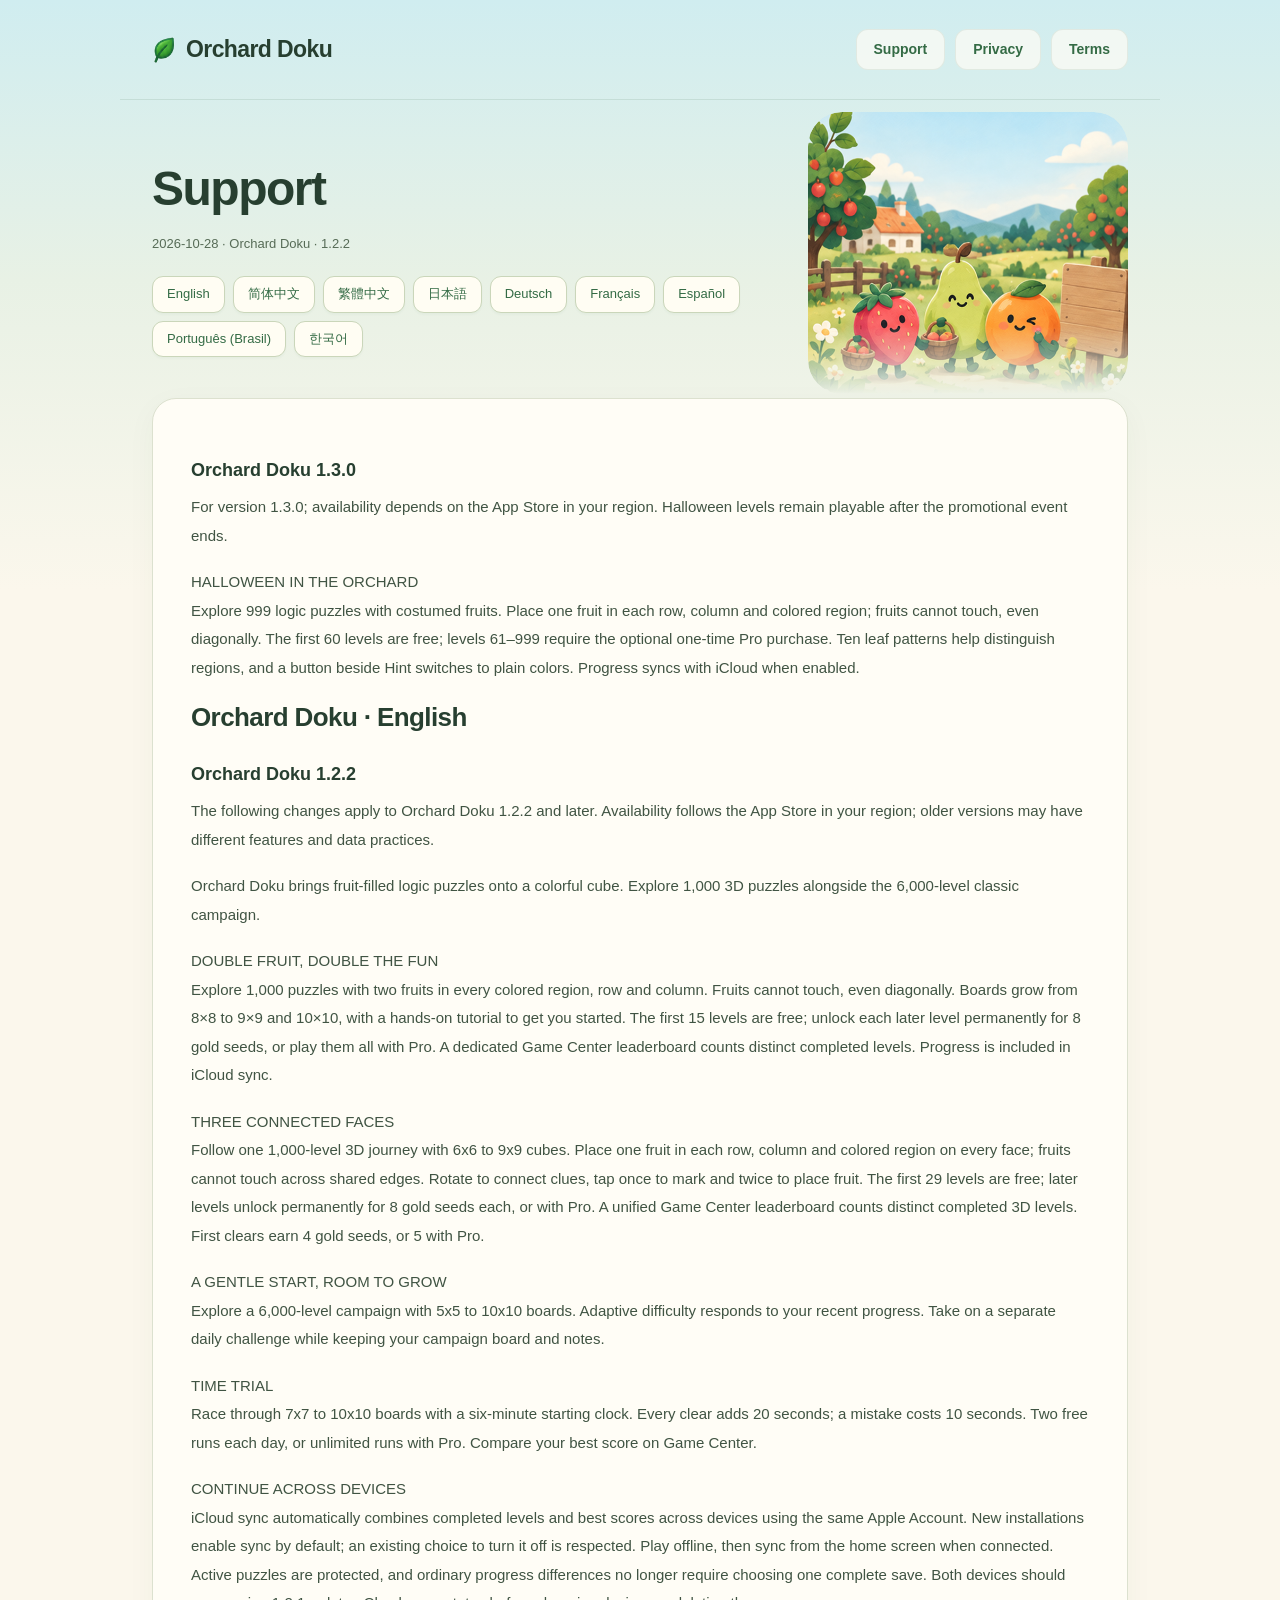
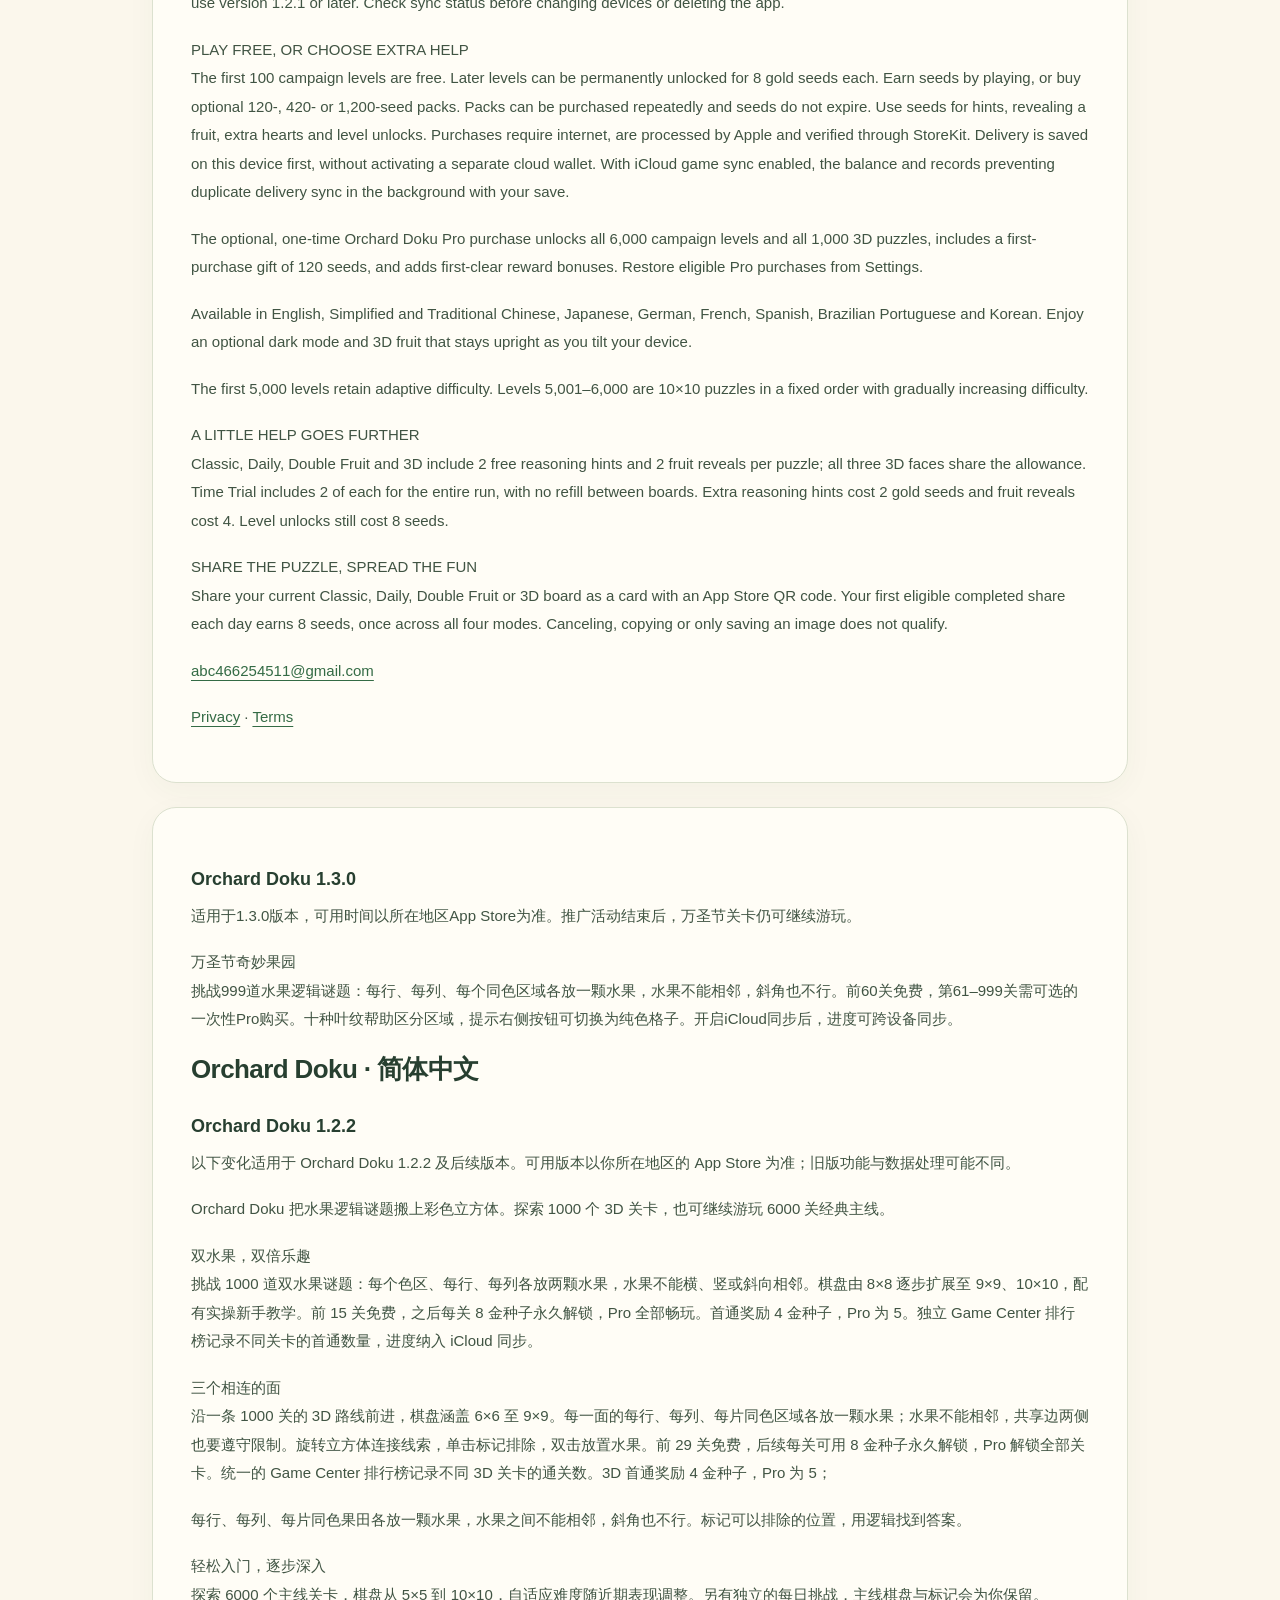
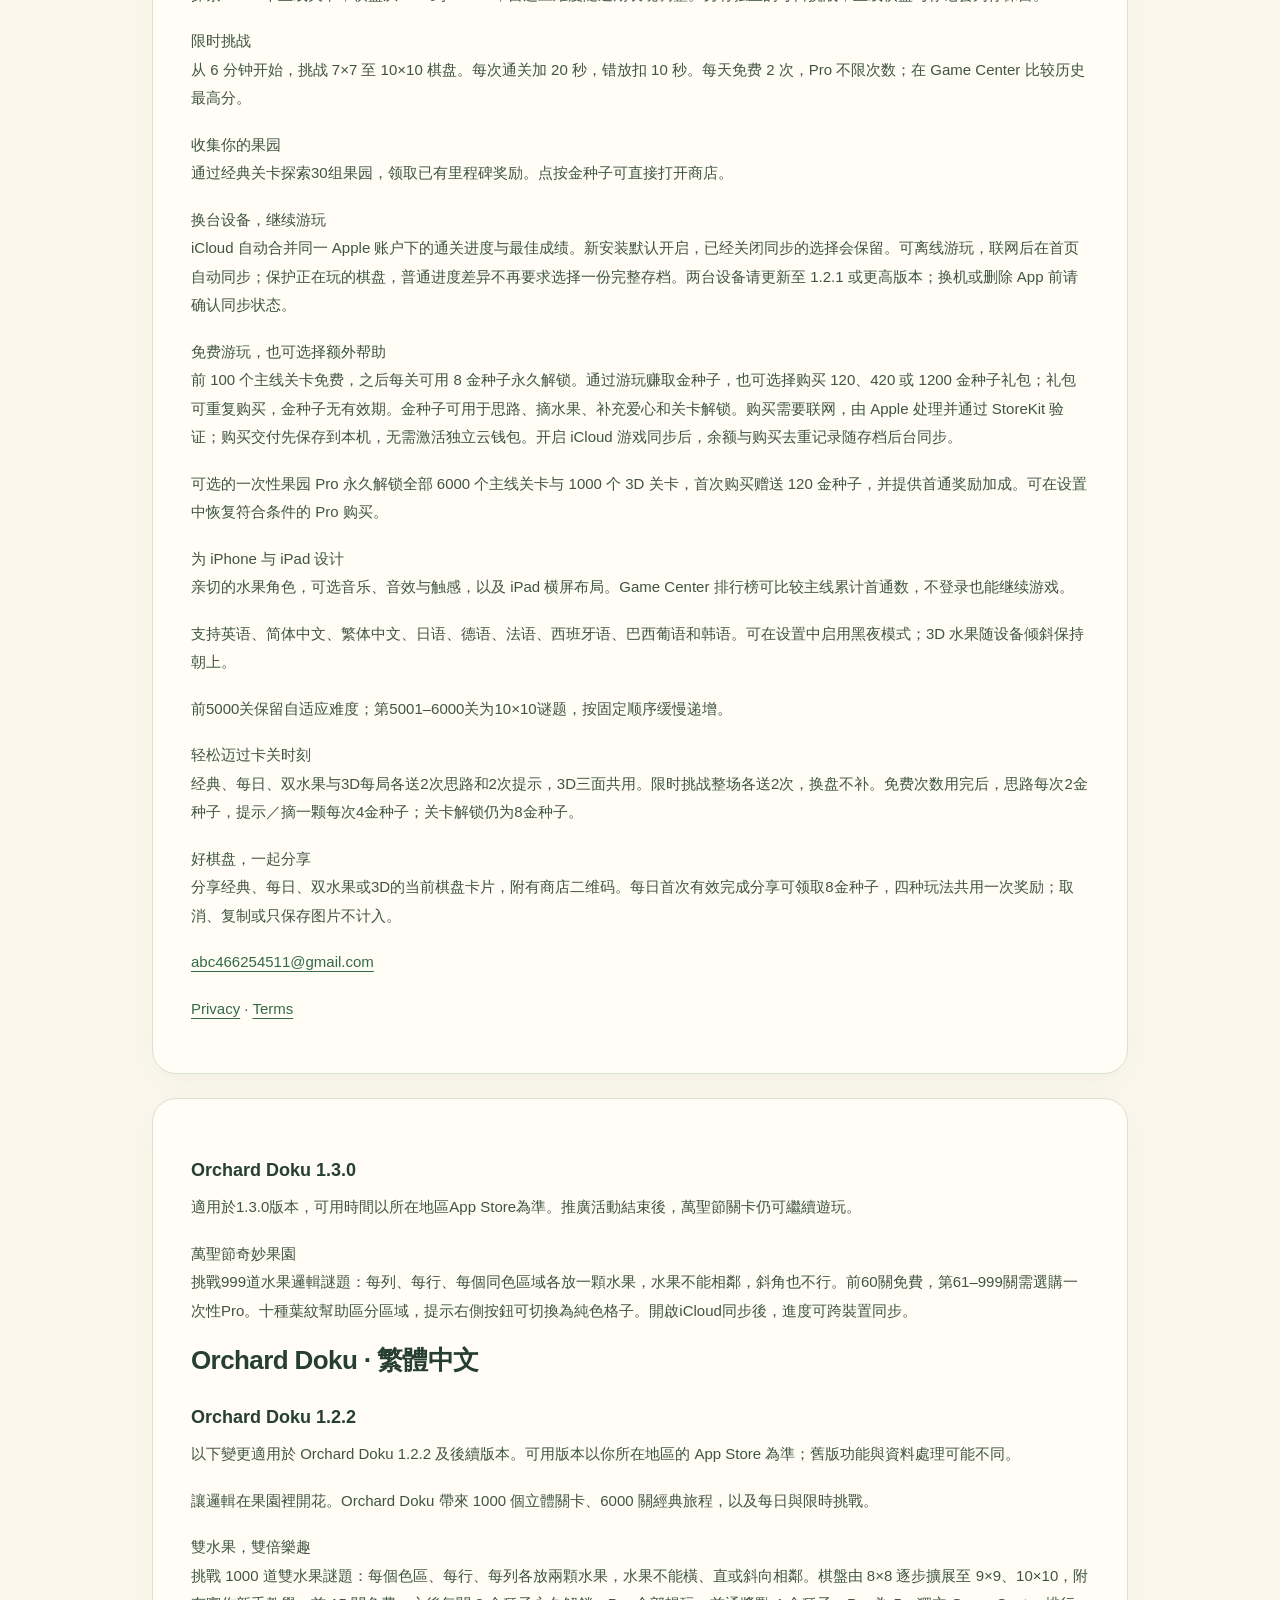
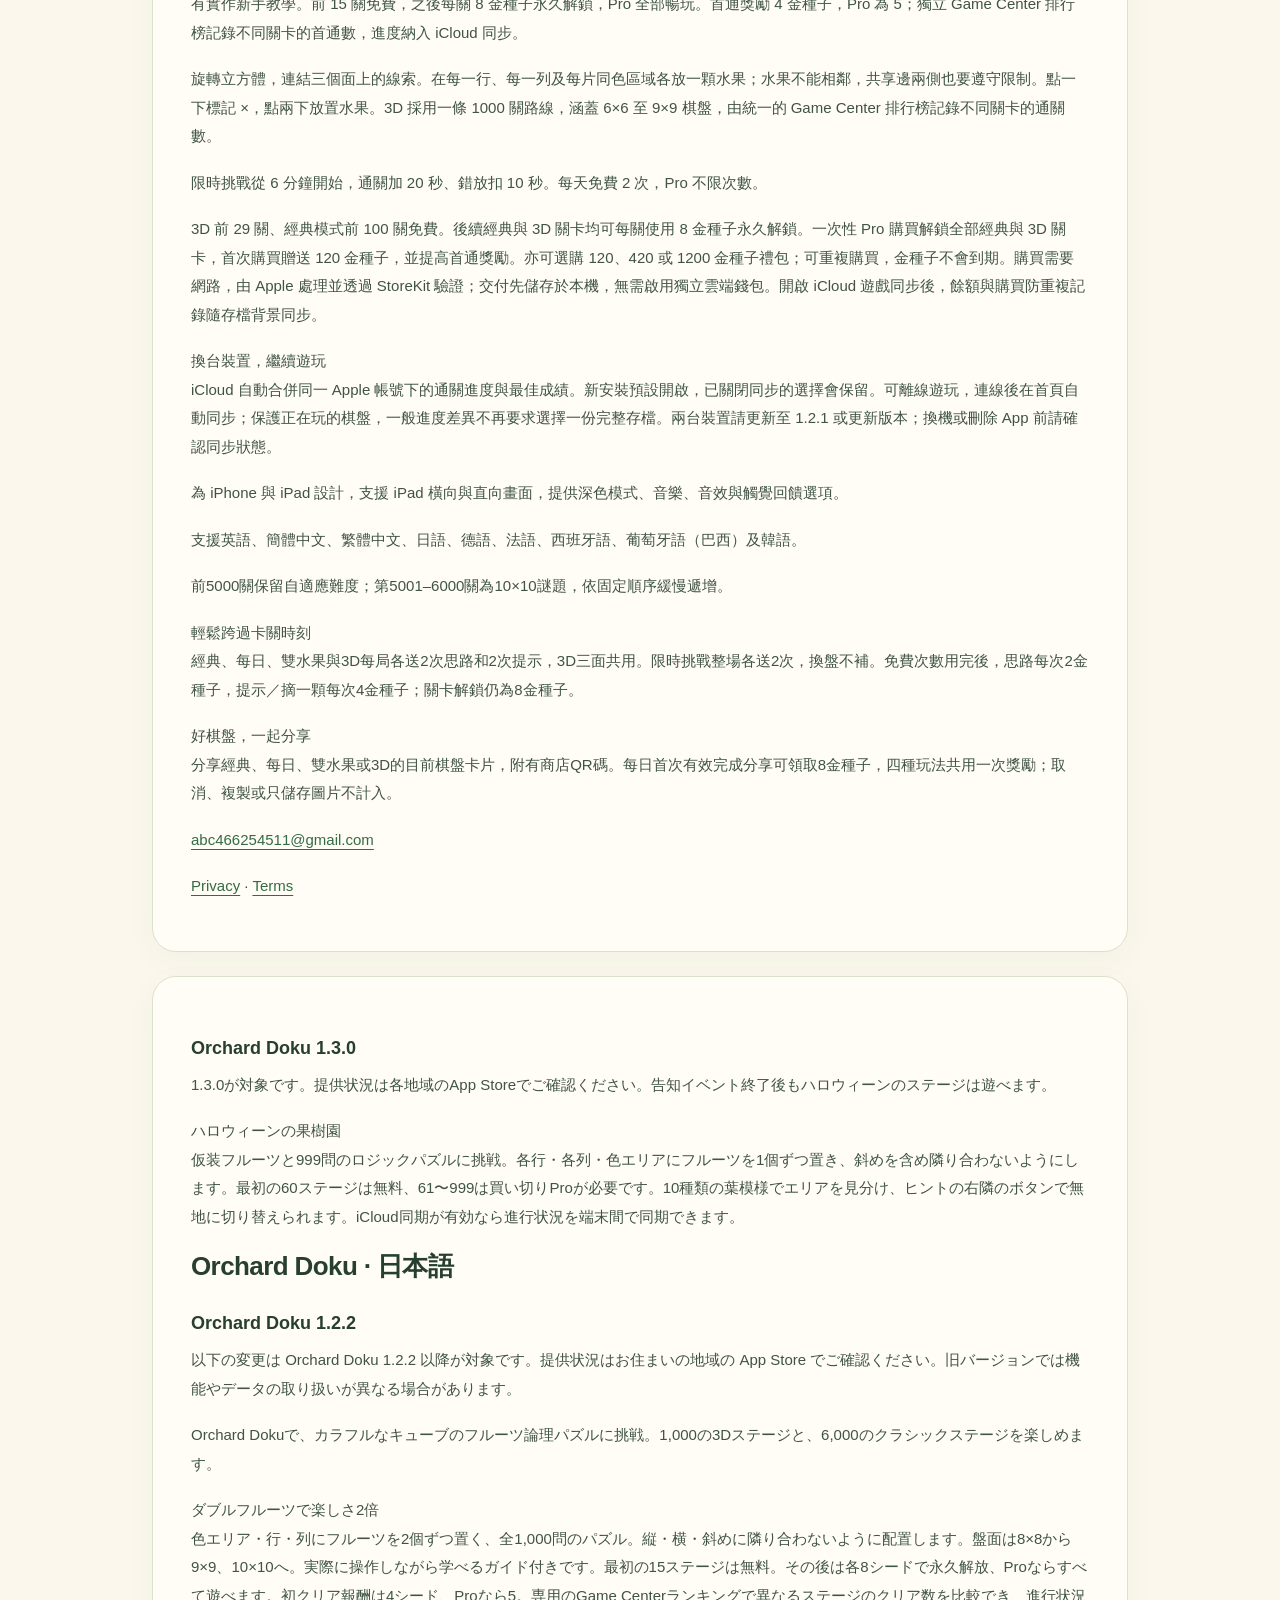
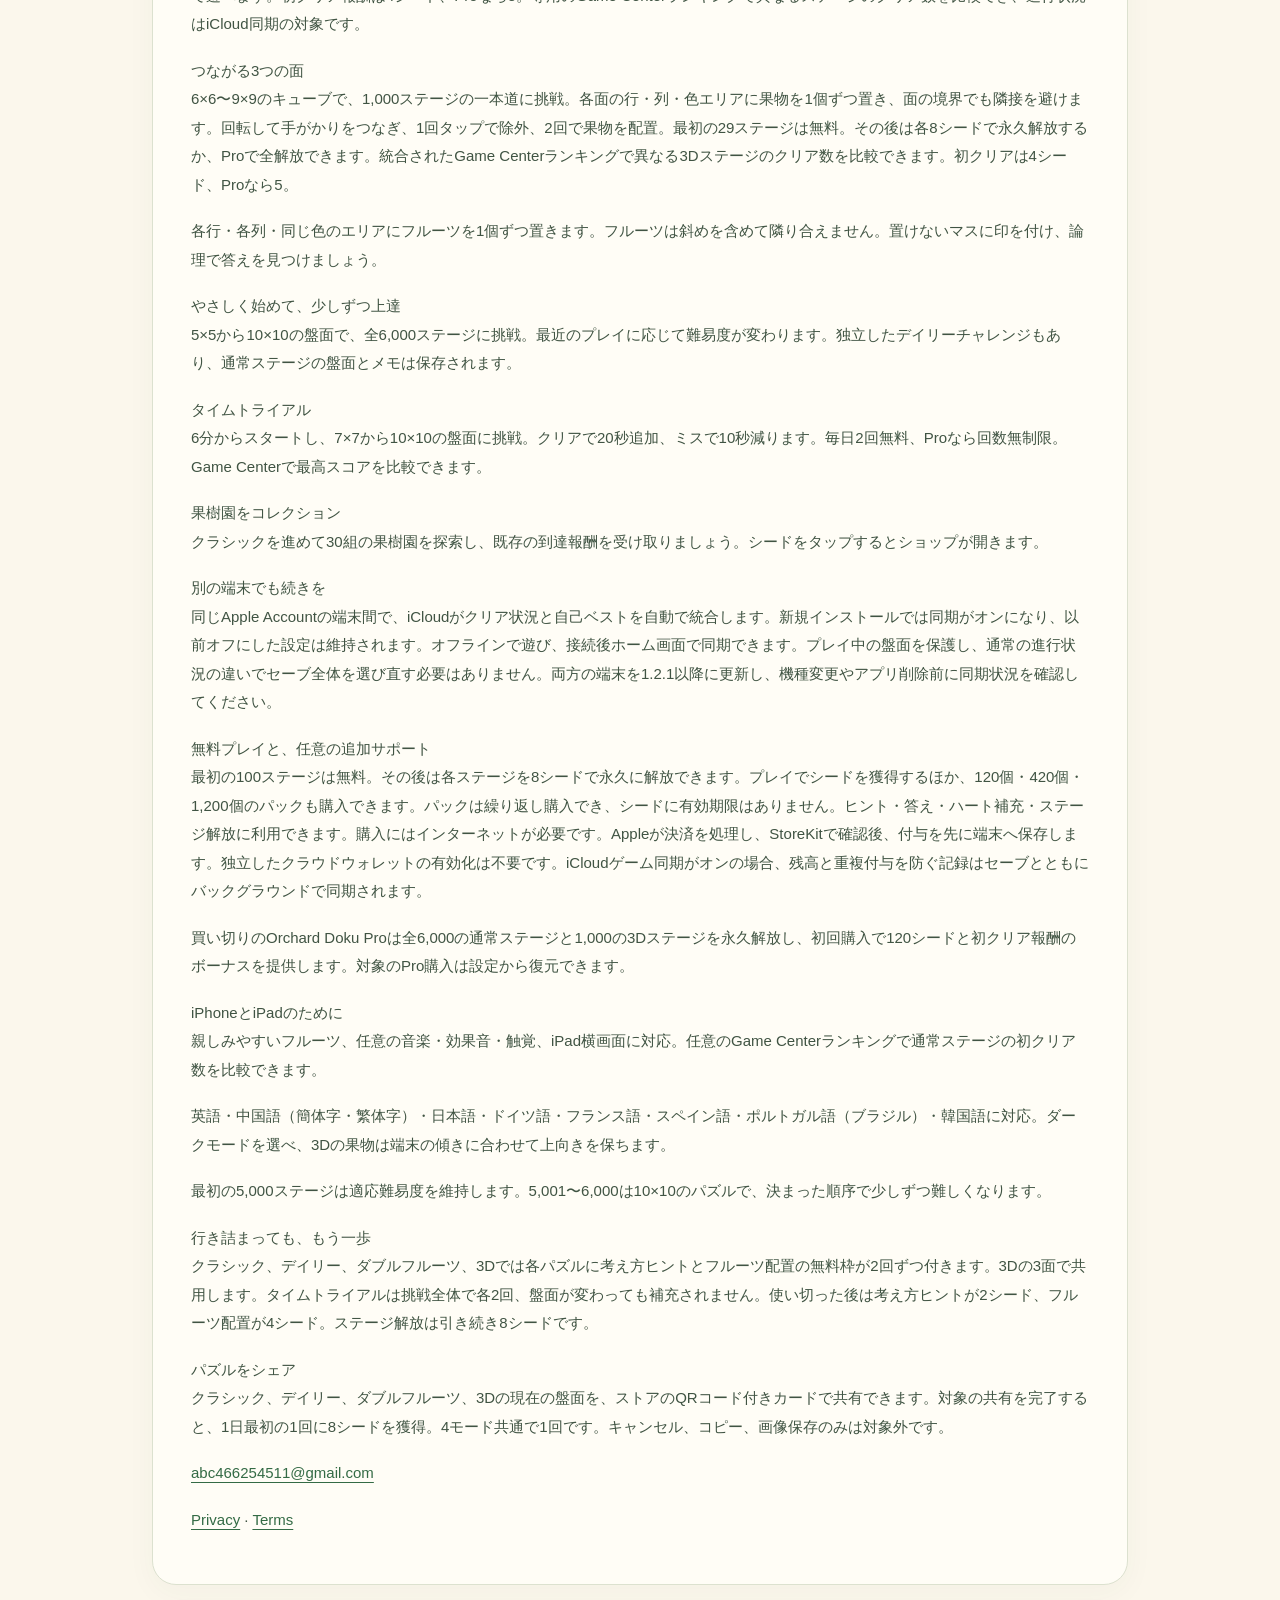
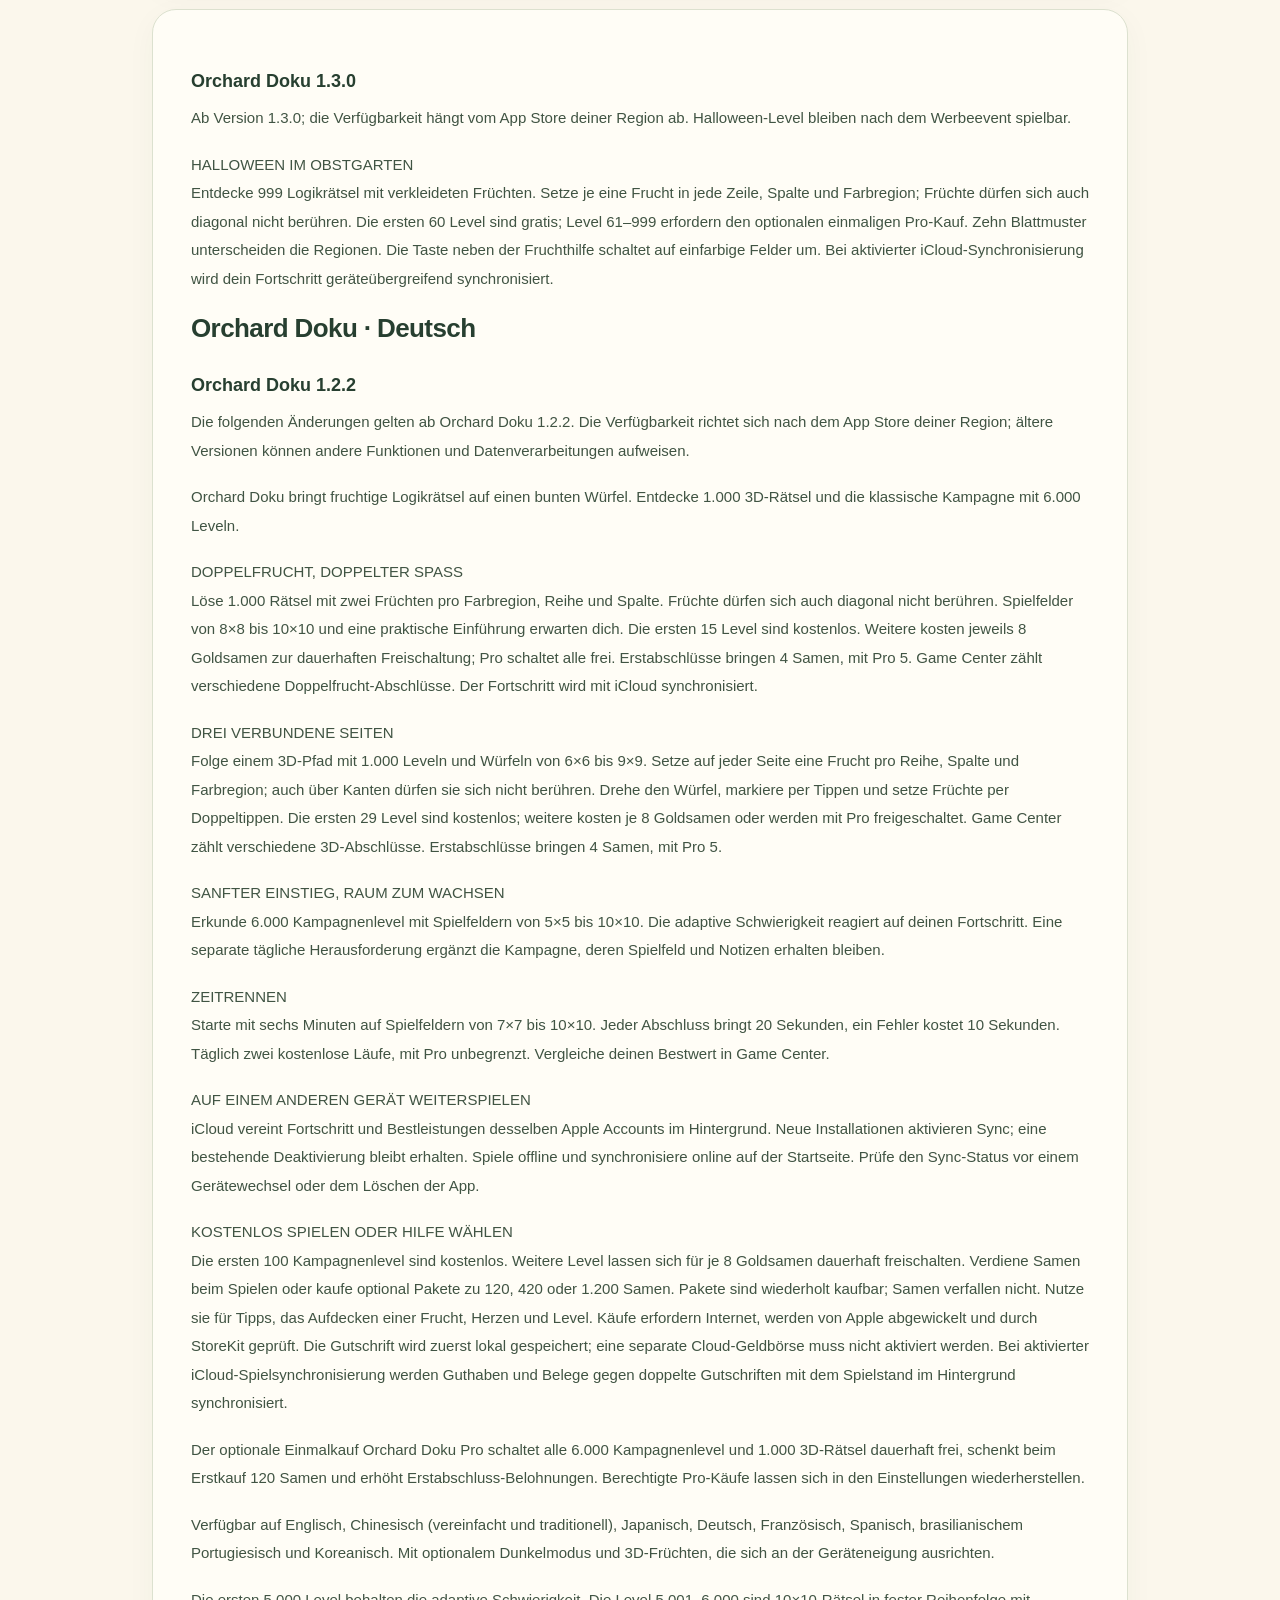
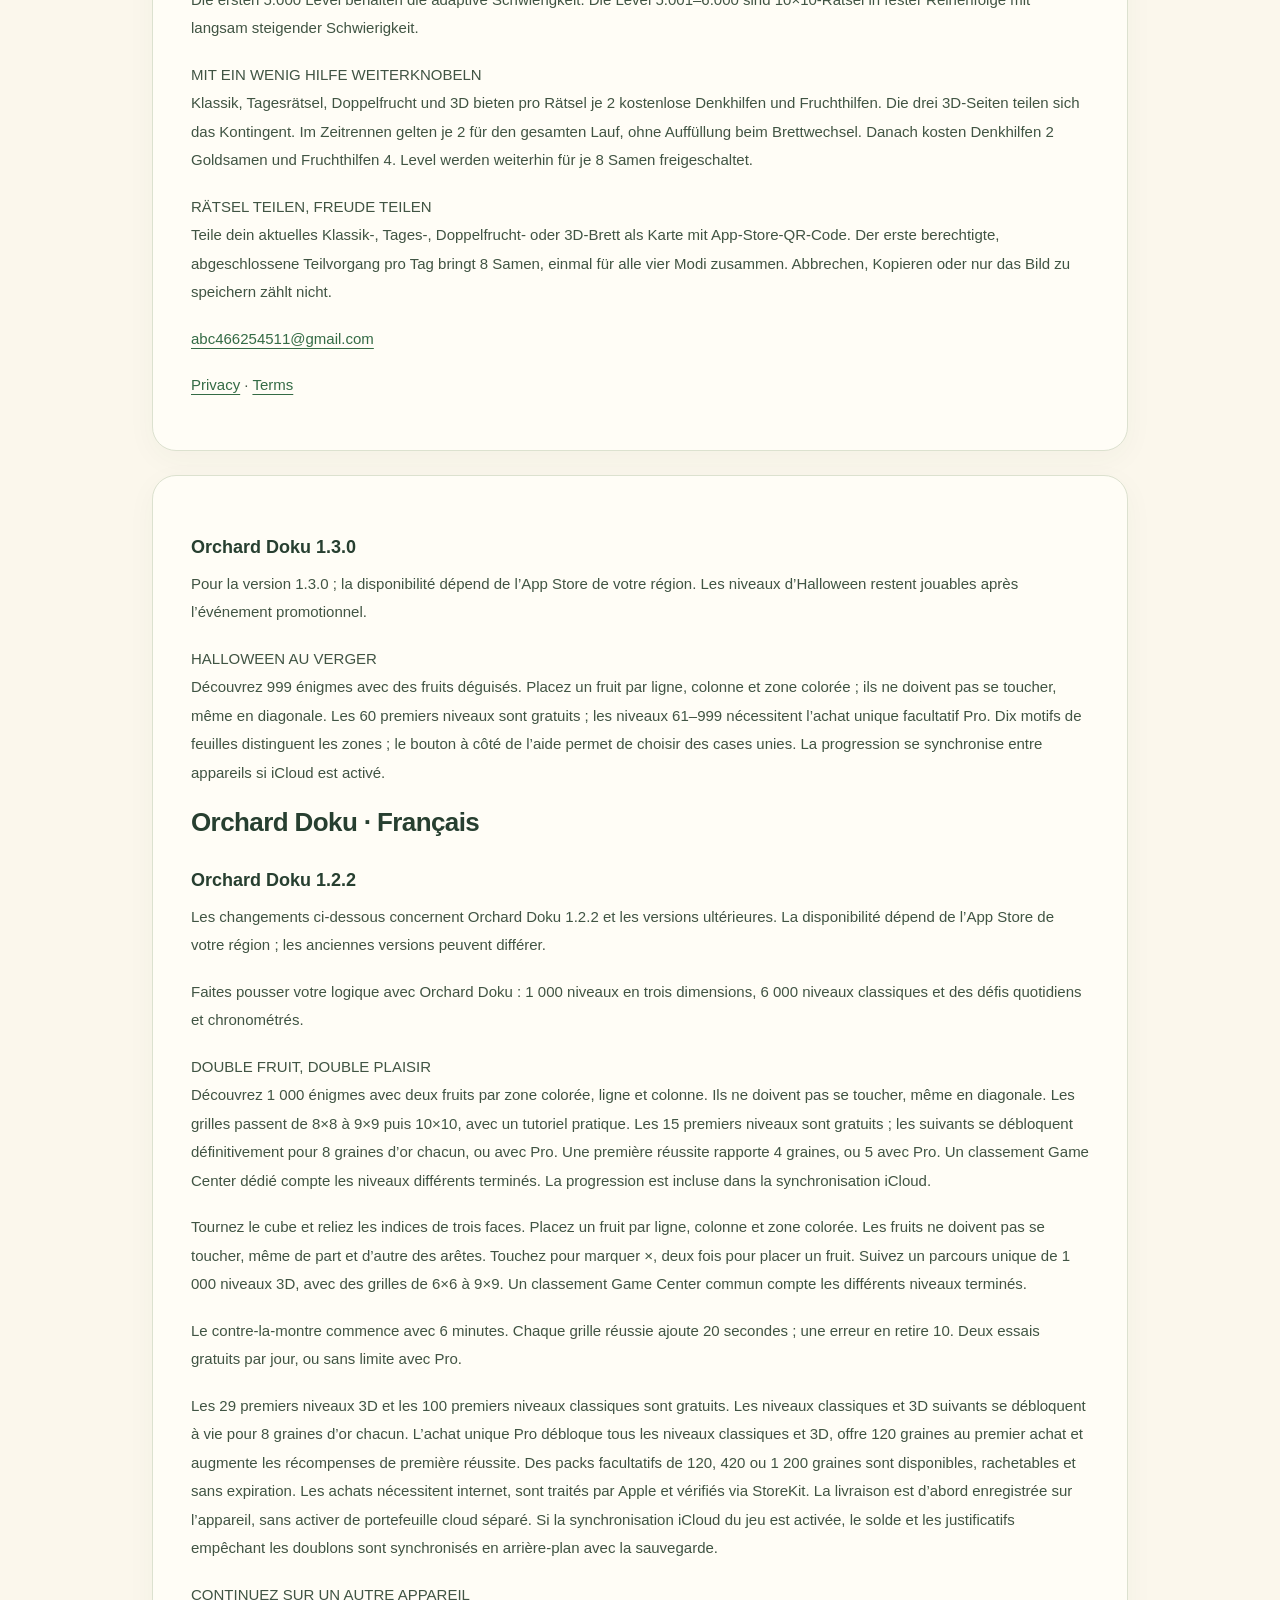
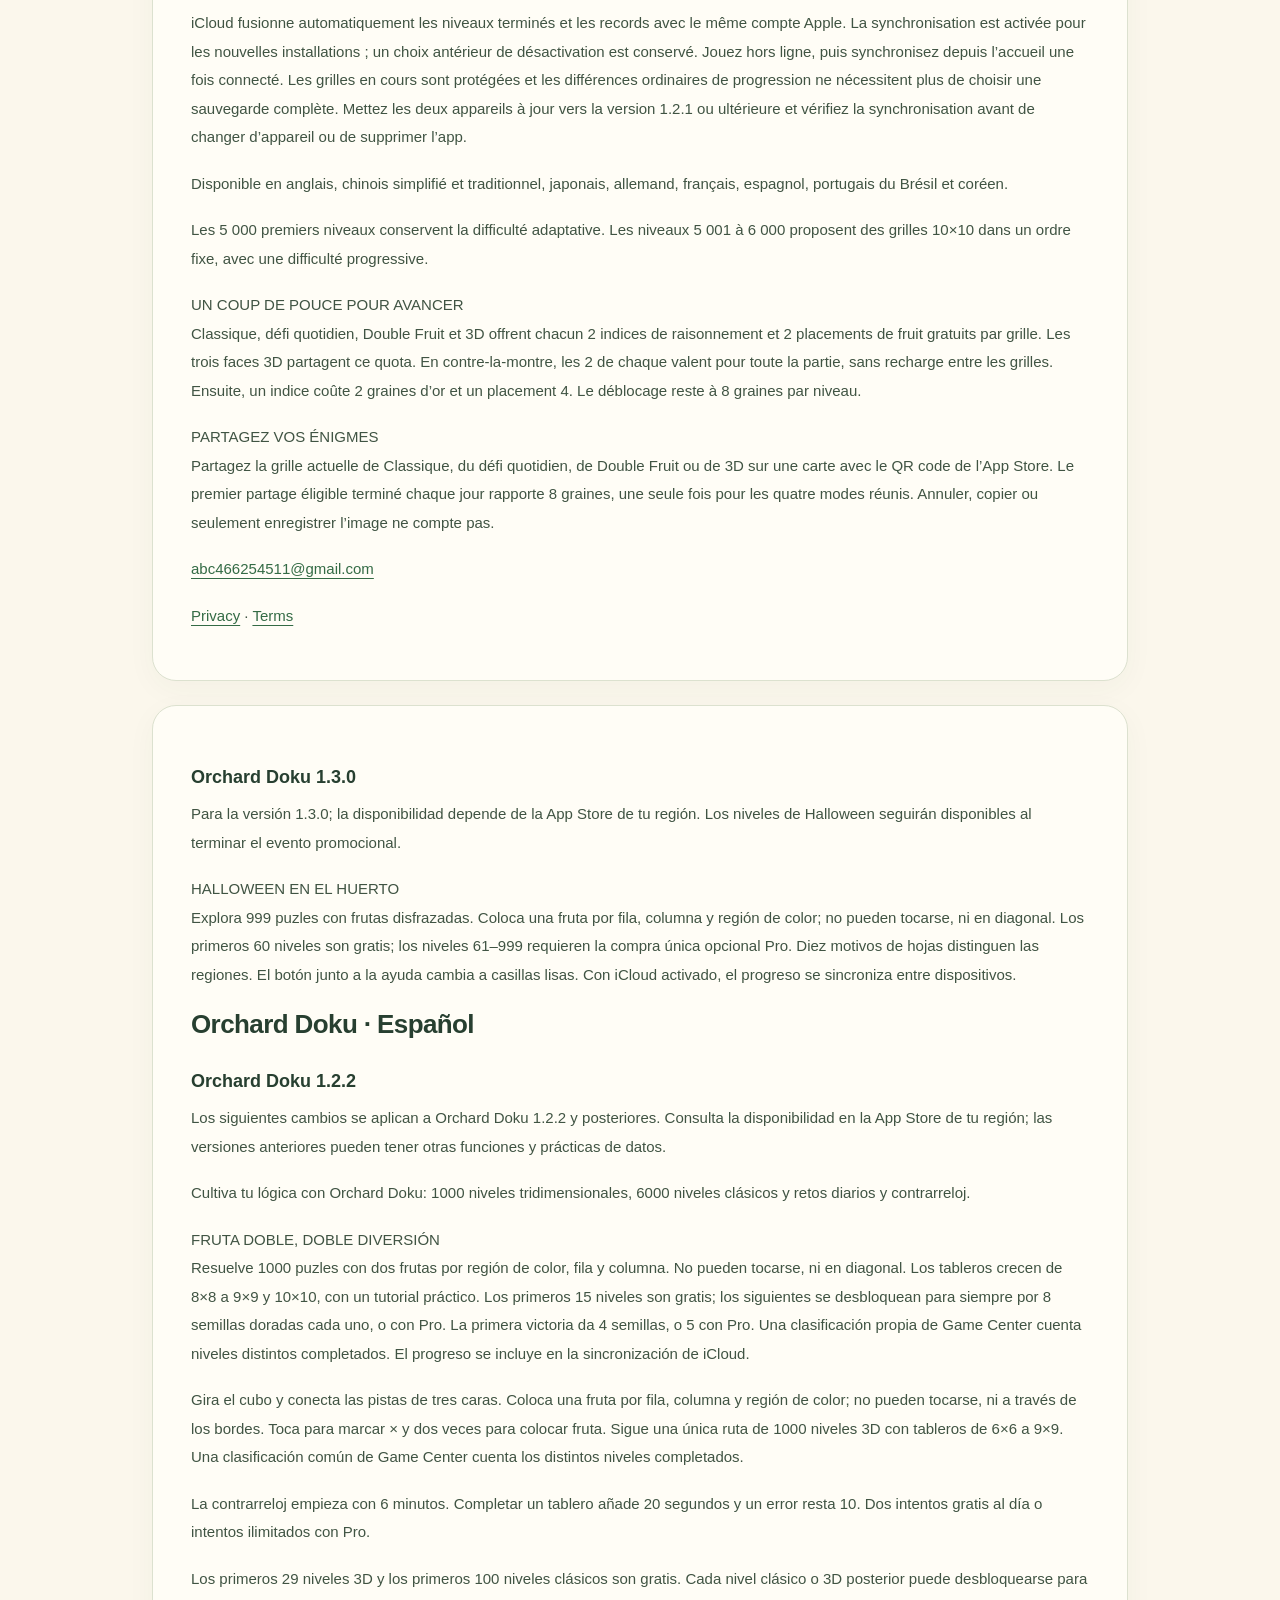
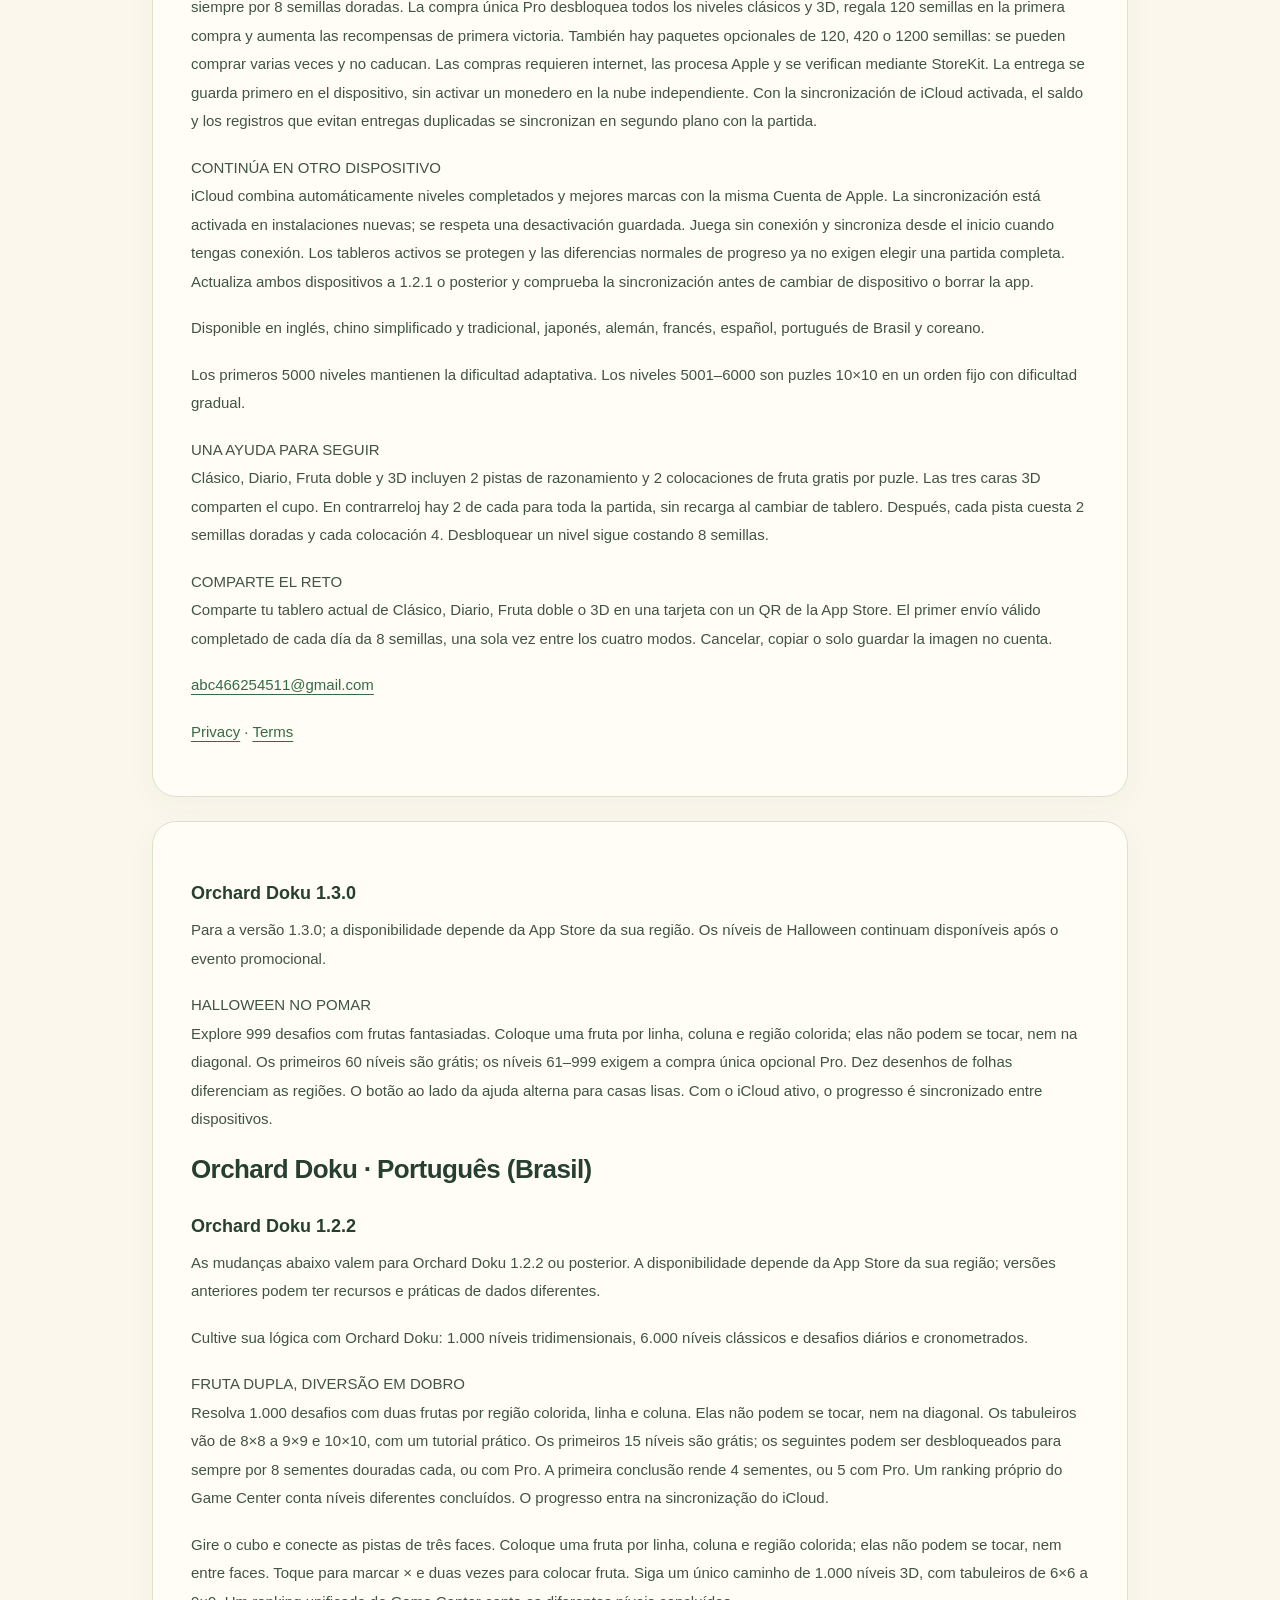
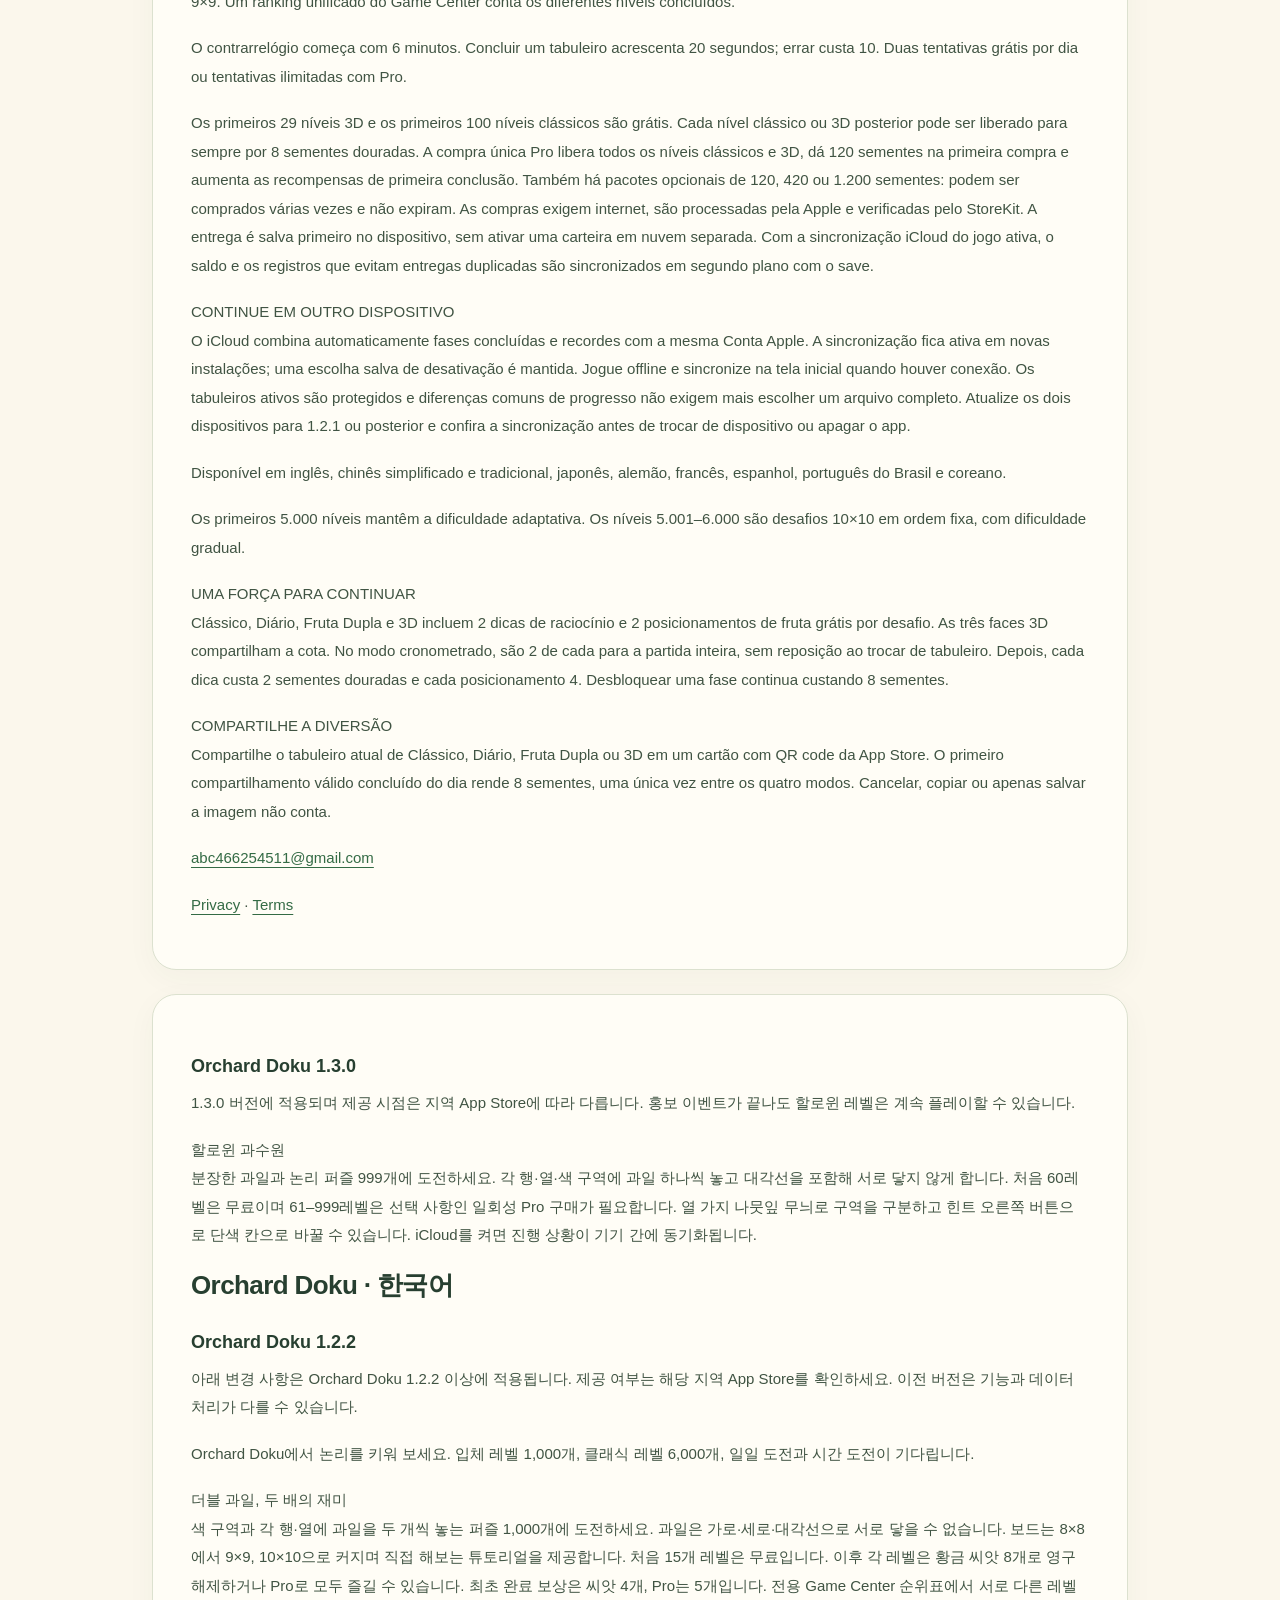
<file: support.html>
<!doctype html>
<html lang="en"><head><meta charset="utf-8"><meta name="viewport" content="width=device-width,initial-scale=1"><meta name="color-scheme" content="light"><meta name="description" content="Orchard Doku official support and privacy information."><title>Support · Orchard Doku</title><link rel="stylesheet" href="style.css"></head><body><header><a class="brand" href="index.html">Orchard Doku</a><nav aria-label="Main navigation"><a href="support.html">Support</a><a href="privacy.html">Privacy</a><a href="terms.html">Terms</a></nav></header><main><div class="page-intro"><h1>Support</h1><p class="meta">2026-10-28 · Orchard Doku · 1.2.2</p><nav class="languages" id="languages" aria-label="Language"><a href="#english" lang="en">English</a><a href="#chinese" lang="zh-Hans">简体中文</a><a href="#traditional" lang="zh-Hant">繁體中文</a><a href="#japanese" lang="ja">日本語</a><a href="#german" lang="de">Deutsch</a><a href="#french" lang="fr">Français</a><a href="#spanish" lang="es">Español</a><a href="#portuguese" lang="pt-BR">Português (Brasil)</a><a href="#korean" lang="ko">한국어</a></nav></div><section id="english" lang="en"><h3>Orchard Doku 1.3.0</h3><p>For version 1.3.0; availability depends on the App Store in your region. Halloween levels remain playable after the promotional event ends.</p><p>HALLOWEEN IN THE ORCHARD<br>Explore 999 logic puzzles with costumed fruits. Place one fruit in each row, column and colored region; fruits cannot touch, even diagonally. The first 60 levels are free; levels 61–999 require the optional one-time Pro purchase. Ten leaf patterns help distinguish regions, and a button beside Hint switches to plain colors. Progress syncs with iCloud when enabled.</p><h2>Orchard Doku · English</h2><h3>Orchard Doku 1.2.2</h3><p>The following changes apply to Orchard Doku 1.2.2 and later. Availability follows the App Store in your region; older versions may have different features and data practices.</p><p>Orchard Doku brings fruit-filled logic puzzles onto a colorful cube. Explore 1,000 3D puzzles alongside the 6,000-level classic campaign.</p><p>DOUBLE FRUIT, DOUBLE THE FUN<br>Explore 1,000 puzzles with two fruits in every colored region, row and column. Fruits cannot touch, even diagonally. Boards grow from 8×8 to 9×9 and 10×10, with a hands-on tutorial to get you started. The first 15 levels are free; unlock each later level permanently for 8 gold seeds, or play them all with Pro. A dedicated Game Center leaderboard counts distinct completed levels. Progress is included in iCloud sync.</p><p>THREE CONNECTED FACES<br>Follow one 1,000-level 3D journey with 6x6 to 9x9 cubes. Place one fruit in each row, column and colored region on every face; fruits cannot touch across shared edges. Rotate to connect clues, tap once to mark and twice to place fruit. The first 29 levels are free; later levels unlock permanently for 8 gold seeds each, or with Pro. A unified Game Center leaderboard counts distinct completed 3D levels. First clears earn 4 gold seeds, or 5 with Pro. </p><p>A GENTLE START, ROOM TO GROW<br>Explore a 6,000-level campaign with 5x5 to 10x10 boards. Adaptive difficulty responds to your recent progress. Take on a separate daily challenge while keeping your campaign board and notes.</p><p>TIME TRIAL<br>Race through 7x7 to 10x10 boards with a six-minute starting clock. Every clear adds 20 seconds; a mistake costs 10 seconds. Two free runs each day, or unlimited runs with Pro. Compare your best score on Game Center.</p><p>CONTINUE ACROSS DEVICES<br>iCloud sync automatically combines completed levels and best scores across devices using the same Apple Account. New installations enable sync by default; an existing choice to turn it off is respected. Play offline, then sync from the home screen when connected. Active puzzles are protected, and ordinary progress differences no longer require choosing one complete save. Both devices should use version 1.2.1 or later. Check sync status before changing devices or deleting the app.</p><p>PLAY FREE, OR CHOOSE EXTRA HELP<br>The first 100 campaign levels are free. Later levels can be permanently unlocked for 8 gold seeds each. Earn seeds by playing, or buy optional 120-, 420- or 1,200-seed packs. Packs can be purchased repeatedly and seeds do not expire. Use seeds for hints, revealing a fruit, extra hearts and level unlocks. Purchases require internet, are processed by Apple and verified through StoreKit. Delivery is saved on this device first, without activating a separate cloud wallet. With iCloud game sync enabled, the balance and records preventing duplicate delivery sync in the background with your save.</p><p>The optional, one-time Orchard Doku Pro purchase unlocks all 6,000 campaign levels and all 1,000 3D puzzles, includes a first-purchase gift of 120 seeds, and adds first-clear reward bonuses. Restore eligible Pro purchases from Settings.</p><p>Available in English, Simplified and Traditional Chinese, Japanese, German, French, Spanish, Brazilian Portuguese and Korean. Enjoy an optional dark mode and 3D fruit that stays upright as you tilt your device.</p><p>The first 5,000 levels retain adaptive difficulty. Levels 5,001–6,000 are 10×10 puzzles in a fixed order with gradually increasing difficulty.</p><p>A LITTLE HELP GOES FURTHER<br>Classic, Daily, Double Fruit and 3D include 2 free reasoning hints and 2 fruit reveals per puzzle; all three 3D faces share the allowance. Time Trial includes 2 of each for the entire run, with no refill between boards. Extra reasoning hints cost 2 gold seeds and fruit reveals cost 4. Level unlocks still cost 8 seeds.</p><p>SHARE THE PUZZLE, SPREAD THE FUN<br>Share your current Classic, Daily, Double Fruit or 3D board as a card with an App Store QR code. Your first eligible completed share each day earns 8 seeds, once across all four modes. Canceling, copying or only saving an image does not qualify.</p><p><a href="mailto:abc466254511@gmail.com">abc466254511@gmail.com</a></p><p><a href="privacy.html#english">Privacy</a> · <a href="terms.html#english">Terms</a></p></section><section id="chinese" lang="zh-Hans"><h3>Orchard Doku 1.3.0</h3><p>适用于1.3.0版本，可用时间以所在地区App Store为准。推广活动结束后，万圣节关卡仍可继续游玩。</p><p>万圣节奇妙果园<br>挑战999道水果逻辑谜题：每行、每列、每个同色区域各放一颗水果，水果不能相邻，斜角也不行。前60关免费，第61–999关需可选的一次性Pro购买。十种叶纹帮助区分区域，提示右侧按钮可切换为纯色格子。开启iCloud同步后，进度可跨设备同步。</p><h2>Orchard Doku · 简体中文</h2><h3>Orchard Doku 1.2.2</h3><p>以下变化适用于 Orchard Doku 1.2.2 及后续版本。可用版本以你所在地区的 App Store 为准；旧版功能与数据处理可能不同。</p><p>Orchard Doku 把水果逻辑谜题搬上彩色立方体。探索 1000 个 3D 关卡，也可继续游玩 6000 关经典主线。</p><p>双水果，双倍乐趣<br>挑战 1000 道双水果谜题：每个色区、每行、每列各放两颗水果，水果不能横、竖或斜向相邻。棋盘由 8×8 逐步扩展至 9×9、10×10，配有实操新手教学。前 15 关免费，之后每关 8 金种子永久解锁，Pro 全部畅玩。首通奖励 4 金种子，Pro 为 5。独立 Game Center 排行榜记录不同关卡的首通数量，进度纳入 iCloud 同步。</p><p>三个相连的面<br>沿一条 1000 关的 3D 路线前进，棋盘涵盖 6×6 至 9×9。每一面的每行、每列、每片同色区域各放一颗水果；水果不能相邻，共享边两侧也要遵守限制。旋转立方体连接线索，单击标记排除，双击放置水果。前 29 关免费，后续每关可用 8 金种子永久解锁，Pro 解锁全部关卡。统一的 Game Center 排行榜记录不同 3D 关卡的通关数。3D 首通奖励 4 金种子，Pro 为 5；</p><p>每行、每列、每片同色果田各放一颗水果，水果之间不能相邻，斜角也不行。标记可以排除的位置，用逻辑找到答案。</p><p>轻松入门，逐步深入<br>探索 6000 个主线关卡，棋盘从 5×5 到 10×10，自适应难度随近期表现调整。另有独立的每日挑战，主线棋盘与标记会为你保留。</p><p>限时挑战<br>从 6 分钟开始，挑战 7×7 至 10×10 棋盘。每次通关加 20 秒，错放扣 10 秒。每天免费 2 次，Pro 不限次数；在 Game Center 比较历史最高分。</p><p>收集你的果园<br>通过经典关卡探索30组果园，领取已有里程碑奖励。点按金种子可直接打开商店。</p><p>换台设备，继续游玩<br>iCloud 自动合并同一 Apple 账户下的通关进度与最佳成绩。新安装默认开启，已经关闭同步的选择会保留。可离线游玩，联网后在首页自动同步；保护正在玩的棋盘，普通进度差异不再要求选择一份完整存档。两台设备请更新至 1.2.1 或更高版本；换机或删除 App 前请确认同步状态。</p><p>免费游玩，也可选择额外帮助<br>前 100 个主线关卡免费，之后每关可用 8 金种子永久解锁。通过游玩赚取金种子，也可选择购买 120、420 或 1200 金种子礼包；礼包可重复购买，金种子无有效期。金种子可用于思路、摘水果、补充爱心和关卡解锁。购买需要联网，由 Apple 处理并通过 StoreKit 验证；购买交付先保存到本机，无需激活独立云钱包。开启 iCloud 游戏同步后，余额与购买去重记录随存档后台同步。</p><p>可选的一次性果园 Pro 永久解锁全部 6000 个主线关卡与 1000 个 3D 关卡，首次购买赠送 120 金种子，并提供首通奖励加成。可在设置中恢复符合条件的 Pro 购买。</p><p>为 iPhone 与 iPad 设计<br>亲切的水果角色，可选音乐、音效与触感，以及 iPad 横屏布局。Game Center 排行榜可比较主线累计首通数，不登录也能继续游戏。</p><p>支持英语、简体中文、繁体中文、日语、德语、法语、西班牙语、巴西葡语和韩语。可在设置中启用黑夜模式；3D 水果随设备倾斜保持朝上。</p><p>前5000关保留自适应难度；第5001–6000关为10×10谜题，按固定顺序缓慢递增。</p><p>轻松迈过卡关时刻<br>经典、每日、双水果与3D每局各送2次思路和2次提示，3D三面共用。限时挑战整场各送2次，换盘不补。免费次数用完后，思路每次2金种子，提示／摘一颗每次4金种子；关卡解锁仍为8金种子。</p><p>好棋盘，一起分享<br>分享经典、每日、双水果或3D的当前棋盘卡片，附有商店二维码。每日首次有效完成分享可领取8金种子，四种玩法共用一次奖励；取消、复制或只保存图片不计入。</p><p><a href="mailto:abc466254511@gmail.com">abc466254511@gmail.com</a></p><p><a href="privacy.html#chinese">Privacy</a> · <a href="terms.html#chinese">Terms</a></p></section><section id="traditional" lang="zh-Hant"><h3>Orchard Doku 1.3.0</h3><p>適用於1.3.0版本，可用時間以所在地區App Store為準。推廣活動結束後，萬聖節關卡仍可繼續遊玩。</p><p>萬聖節奇妙果園<br>挑戰999道水果邏輯謎題：每列、每行、每個同色區域各放一顆水果，水果不能相鄰，斜角也不行。前60關免費，第61–999關需選購一次性Pro。十種葉紋幫助區分區域，提示右側按鈕可切換為純色格子。開啟iCloud同步後，進度可跨裝置同步。</p><h2>Orchard Doku · 繁體中文</h2><h3>Orchard Doku 1.2.2</h3><p>以下變更適用於 Orchard Doku 1.2.2 及後續版本。可用版本以你所在地區的 App Store 為準；舊版功能與資料處理可能不同。</p><p>讓邏輯在果園裡開花。Orchard Doku 帶來 1000 個立體關卡、6000 關經典旅程，以及每日與限時挑戰。</p><p>雙水果，雙倍樂趣<br>挑戰 1000 道雙水果謎題：每個色區、每行、每列各放兩顆水果，水果不能橫、直或斜向相鄰。棋盤由 8×8 逐步擴展至 9×9、10×10，附有實作新手教學。前 15 關免費，之後每關 8 金種子永久解鎖，Pro 全部暢玩。首通獎勵 4 金種子，Pro 為 5；獨立 Game Center 排行榜記錄不同關卡的首通數，進度納入 iCloud 同步。</p><p>旋轉立方體，連結三個面上的線索。在每一行、每一列及每片同色區域各放一顆水果；水果不能相鄰，共享邊兩側也要遵守限制。點一下標記 ×，點兩下放置水果。3D 採用一條 1000 關路線，涵蓋 6×6 至 9×9 棋盤，由統一的 Game Center 排行榜記錄不同關卡的通關數。</p><p>限時挑戰從 6 分鐘開始，通關加 20 秒、錯放扣 10 秒。每天免費 2 次，Pro 不限次數。</p><p>3D 前 29 關、經典模式前 100 關免費。後續經典與 3D 關卡均可每關使用 8 金種子永久解鎖。一次性 Pro 購買解鎖全部經典與 3D 關卡，首次購買贈送 120 金種子，並提高首通獎勵。亦可選購 120、420 或 1200 金種子禮包；可重複購買，金種子不會到期。購買需要網路，由 Apple 處理並透過 StoreKit 驗證；交付先儲存於本機，無需啟用獨立雲端錢包。開啟 iCloud 遊戲同步後，餘額與購買防重複記錄隨存檔背景同步。</p><p>換台裝置，繼續遊玩<br>iCloud 自動合併同一 Apple 帳號下的通關進度與最佳成績。新安裝預設開啟，已關閉同步的選擇會保留。可離線遊玩，連線後在首頁自動同步；保護正在玩的棋盤，一般進度差異不再要求選擇一份完整存檔。兩台裝置請更新至 1.2.1 或更新版本；換機或刪除 App 前請確認同步狀態。</p><p>為 iPhone 與 iPad 設計，支援 iPad 橫向與直向畫面，提供深色模式、音樂、音效與觸覺回饋選項。</p><p>支援英語、簡體中文、繁體中文、日語、德語、法語、西班牙語、葡萄牙語（巴西）及韓語。</p><p>前5000關保留自適應難度；第5001–6000關為10×10謎題，依固定順序緩慢遞增。</p><p>輕鬆跨過卡關時刻<br>經典、每日、雙水果與3D每局各送2次思路和2次提示，3D三面共用。限時挑戰整場各送2次，換盤不補。免費次數用完後，思路每次2金種子，提示／摘一顆每次4金種子；關卡解鎖仍為8金種子。</p><p>好棋盤，一起分享<br>分享經典、每日、雙水果或3D的目前棋盤卡片，附有商店QR碼。每日首次有效完成分享可領取8金種子，四種玩法共用一次獎勵；取消、複製或只儲存圖片不計入。</p><p><a href="mailto:abc466254511@gmail.com">abc466254511@gmail.com</a></p><p><a href="privacy.html#traditional">Privacy</a> · <a href="terms.html#traditional">Terms</a></p></section><section id="japanese" lang="ja"><h3>Orchard Doku 1.3.0</h3><p>1.3.0が対象です。提供状況は各地域のApp Storeでご確認ください。告知イベント終了後もハロウィーンのステージは遊べます。</p><p>ハロウィーンの果樹園<br>仮装フルーツと999問のロジックパズルに挑戦。各行・各列・色エリアにフルーツを1個ずつ置き、斜めを含め隣り合わないようにします。最初の60ステージは無料、61〜999は買い切りProが必要です。10種類の葉模様でエリアを見分け、ヒントの右隣のボタンで無地に切り替えられます。iCloud同期が有効なら進行状況を端末間で同期できます。</p><h2>Orchard Doku · 日本語</h2><h3>Orchard Doku 1.2.2</h3><p>以下の変更は Orchard Doku 1.2.2 以降が対象です。提供状況はお住まいの地域の App Store でご確認ください。旧バージョンでは機能やデータの取り扱いが異なる場合があります。</p><p>Orchard Dokuで、カラフルなキューブのフルーツ論理パズルに挑戦。1,000の3Dステージと、6,000のクラシックステージを楽しめます。</p><p>ダブルフルーツで楽しさ2倍<br>色エリア・行・列にフルーツを2個ずつ置く、全1,000問のパズル。縦・横・斜めに隣り合わないように配置します。盤面は8×8から9×9、10×10へ。実際に操作しながら学べるガイド付きです。最初の15ステージは無料。その後は各8シードで永久解放、Proならすべて遊べます。初クリア報酬は4シード、Proなら5。専用のGame Centerランキングで異なるステージのクリア数を比較でき、進行状況はiCloud同期の対象です。</p><p>つながる3つの面<br>6×6〜9×9のキューブで、1,000ステージの一本道に挑戦。各面の行・列・色エリアに果物を1個ずつ置き、面の境界でも隣接を避けます。回転して手がかりをつなぎ、1回タップで除外、2回で果物を配置。最初の29ステージは無料。その後は各8シードで永久解放するか、Proで全解放できます。統合されたGame Centerランキングで異なる3Dステージのクリア数を比較できます。初クリアは4シード、Proなら5。</p><p>各行・各列・同じ色のエリアにフルーツを1個ずつ置きます。フルーツは斜めを含めて隣り合えません。置けないマスに印を付け、論理で答えを見つけましょう。</p><p>やさしく始めて、少しずつ上達<br>5×5から10×10の盤面で、全6,000ステージに挑戦。最近のプレイに応じて難易度が変わります。独立したデイリーチャレンジもあり、通常ステージの盤面とメモは保存されます。</p><p>タイムトライアル<br>6分からスタートし、7×7から10×10の盤面に挑戦。クリアで20秒追加、ミスで10秒減ります。毎日2回無料、Proなら回数無制限。Game Centerで最高スコアを比較できます。</p><p>果樹園をコレクション<br>クラシックを進めて30組の果樹園を探索し、既存の到達報酬を受け取りましょう。シードをタップするとショップが開きます。</p><p>別の端末でも続きを<br>同じApple Accountの端末間で、iCloudがクリア状況と自己ベストを自動で統合します。新規インストールでは同期がオンになり、以前オフにした設定は維持されます。オフラインで遊び、接続後ホーム画面で同期できます。プレイ中の盤面を保護し、通常の進行状況の違いでセーブ全体を選び直す必要はありません。両方の端末を1.2.1以降に更新し、機種変更やアプリ削除前に同期状況を確認してください。</p><p>無料プレイと、任意の追加サポート<br>最初の100ステージは無料。その後は各ステージを8シードで永久に解放できます。プレイでシードを獲得するほか、120個・420個・1,200個のパックも購入できます。パックは繰り返し購入でき、シードに有効期限はありません。ヒント・答え・ハート補充・ステージ解放に利用できます。購入にはインターネットが必要です。Appleが決済を処理し、StoreKitで確認後、付与を先に端末へ保存します。独立したクラウドウォレットの有効化は不要です。iCloudゲーム同期がオンの場合、残高と重複付与を防ぐ記録はセーブとともにバックグラウンドで同期されます。</p><p>買い切りのOrchard Doku Proは全6,000の通常ステージと1,000の3Dステージを永久解放し、初回購入で120シードと初クリア報酬のボーナスを提供します。対象のPro購入は設定から復元できます。</p><p>iPhoneとiPadのために<br>親しみやすいフルーツ、任意の音楽・効果音・触覚、iPad横画面に対応。任意のGame Centerランキングで通常ステージの初クリア数を比較できます。</p><p>英語・中国語（簡体字・繁体字）・日本語・ドイツ語・フランス語・スペイン語・ポルトガル語（ブラジル）・韓国語に対応。ダークモードを選べ、3Dの果物は端末の傾きに合わせて上向きを保ちます。</p><p>最初の5,000ステージは適応難易度を維持します。5,001〜6,000は10×10のパズルで、決まった順序で少しずつ難しくなります。</p><p>行き詰まっても、もう一歩<br>クラシック、デイリー、ダブルフルーツ、3Dでは各パズルに考え方ヒントとフルーツ配置の無料枠が2回ずつ付きます。3Dの3面で共用します。タイムトライアルは挑戦全体で各2回、盤面が変わっても補充されません。使い切った後は考え方ヒントが2シード、フルーツ配置が4シード。ステージ解放は引き続き8シードです。</p><p>パズルをシェア<br>クラシック、デイリー、ダブルフルーツ、3Dの現在の盤面を、ストアのQRコード付きカードで共有できます。対象の共有を完了すると、1日最初の1回に8シードを獲得。4モード共通で1回です。キャンセル、コピー、画像保存のみは対象外です。</p><p><a href="mailto:abc466254511@gmail.com">abc466254511@gmail.com</a></p><p><a href="privacy.html#japanese">Privacy</a> · <a href="terms.html#japanese">Terms</a></p></section><section id="german" lang="de"><h3>Orchard Doku 1.3.0</h3><p>Ab Version 1.3.0; die Verfügbarkeit hängt vom App Store deiner Region ab. Halloween-Level bleiben nach dem Werbeevent spielbar.</p><p>HALLOWEEN IM OBSTGARTEN<br>Entdecke 999 Logikrätsel mit verkleideten Früchten. Setze je eine Frucht in jede Zeile, Spalte und Farbregion; Früchte dürfen sich auch diagonal nicht berühren. Die ersten 60 Level sind gratis; Level 61–999 erfordern den optionalen einmaligen Pro-Kauf. Zehn Blattmuster unterscheiden die Regionen. Die Taste neben der Fruchthilfe schaltet auf einfarbige Felder um. Bei aktivierter iCloud-Synchronisierung wird dein Fortschritt geräteübergreifend synchronisiert.</p><h2>Orchard Doku · Deutsch</h2><h3>Orchard Doku 1.2.2</h3><p>Die folgenden Änderungen gelten ab Orchard Doku 1.2.2. Die Verfügbarkeit richtet sich nach dem App Store deiner Region; ältere Versionen können andere Funktionen und Datenverarbeitungen aufweisen.</p><p>Orchard Doku bringt fruchtige Logikrätsel auf einen bunten Würfel. Entdecke 1.000 3D-Rätsel und die klassische Kampagne mit 6.000 Leveln.</p><p>DOPPELFRUCHT, DOPPELTER SPASS<br>Löse 1.000 Rätsel mit zwei Früchten pro Farbregion, Reihe und Spalte. Früchte dürfen sich auch diagonal nicht berühren. Spielfelder von 8×8 bis 10×10 und eine praktische Einführung erwarten dich. Die ersten 15 Level sind kostenlos. Weitere kosten jeweils 8 Goldsamen zur dauerhaften Freischaltung; Pro schaltet alle frei. Erstabschlüsse bringen 4 Samen, mit Pro 5. Game Center zählt verschiedene Doppelfrucht-Abschlüsse. Der Fortschritt wird mit iCloud synchronisiert.</p><p>DREI VERBUNDENE SEITEN<br>Folge einem 3D-Pfad mit 1.000 Leveln und Würfeln von 6×6 bis 9×9. Setze auf jeder Seite eine Frucht pro Reihe, Spalte und Farbregion; auch über Kanten dürfen sie sich nicht berühren. Drehe den Würfel, markiere per Tippen und setze Früchte per Doppeltippen. Die ersten 29 Level sind kostenlos; weitere kosten je 8 Goldsamen oder werden mit Pro freigeschaltet. Game Center zählt verschiedene 3D-Abschlüsse. Erstabschlüsse bringen 4 Samen, mit Pro 5. </p><p>SANFTER EINSTIEG, RAUM ZUM WACHSEN<br>Erkunde 6.000 Kampagnenlevel mit Spielfeldern von 5×5 bis 10×10. Die adaptive Schwierigkeit reagiert auf deinen Fortschritt. Eine separate tägliche Herausforderung ergänzt die Kampagne, deren Spielfeld und Notizen erhalten bleiben.</p><p>ZEITRENNEN<br>Starte mit sechs Minuten auf Spielfeldern von 7×7 bis 10×10. Jeder Abschluss bringt 20 Sekunden, ein Fehler kostet 10 Sekunden. Täglich zwei kostenlose Läufe, mit Pro unbegrenzt. Vergleiche deinen Bestwert in Game Center.</p><p>AUF EINEM ANDEREN GERÄT WEITERSPIELEN<br>iCloud vereint Fortschritt und Bestleistungen desselben Apple Accounts im Hintergrund. Neue Installationen aktivieren Sync; eine bestehende Deaktivierung bleibt erhalten. Spiele offline und synchronisiere online auf der Startseite. Prüfe den Sync-Status vor einem Gerätewechsel oder dem Löschen der App.</p><p>KOSTENLOS SPIELEN ODER HILFE WÄHLEN<br>Die ersten 100 Kampagnenlevel sind kostenlos. Weitere Level lassen sich für je 8 Goldsamen dauerhaft freischalten. Verdiene Samen beim Spielen oder kaufe optional Pakete zu 120, 420 oder 1.200 Samen. Pakete sind wiederholt kaufbar; Samen verfallen nicht. Nutze sie für Tipps, das Aufdecken einer Frucht, Herzen und Level. Käufe erfordern Internet, werden von Apple abgewickelt und durch StoreKit geprüft. Die Gutschrift wird zuerst lokal gespeichert; eine separate Cloud-Geldbörse muss nicht aktiviert werden. Bei aktivierter iCloud-Spielsynchronisierung werden Guthaben und Belege gegen doppelte Gutschriften mit dem Spielstand im Hintergrund synchronisiert.</p><p>Der optionale Einmalkauf Orchard Doku Pro schaltet alle 6.000 Kampagnenlevel und 1.000 3D-Rätsel dauerhaft frei, schenkt beim Erstkauf 120 Samen und erhöht Erstabschluss-Belohnungen. Berechtigte Pro-Käufe lassen sich in den Einstellungen wiederherstellen.</p><p>Verfügbar auf Englisch, Chinesisch (vereinfacht und traditionell), Japanisch, Deutsch, Französisch, Spanisch, brasilianischem Portugiesisch und Koreanisch. Mit optionalem Dunkelmodus und 3D-Früchten, die sich an der Geräteneigung ausrichten.</p><p>Die ersten 5.000 Level behalten die adaptive Schwierigkeit. Die Level 5.001–6.000 sind 10×10-Rätsel in fester Reihenfolge mit langsam steigender Schwierigkeit.</p><p>MIT EIN WENIG HILFE WEITERKNOBELN<br>Klassik, Tagesrätsel, Doppelfrucht und 3D bieten pro Rätsel je 2 kostenlose Denkhilfen und Fruchthilfen. Die drei 3D-Seiten teilen sich das Kontingent. Im Zeitrennen gelten je 2 für den gesamten Lauf, ohne Auffüllung beim Brettwechsel. Danach kosten Denkhilfen 2 Goldsamen und Fruchthilfen 4. Level werden weiterhin für je 8 Samen freigeschaltet.</p><p>RÄTSEL TEILEN, FREUDE TEILEN<br>Teile dein aktuelles Klassik-, Tages-, Doppelfrucht- oder 3D-Brett als Karte mit App-Store-QR-Code. Der erste berechtigte, abgeschlossene Teilvorgang pro Tag bringt 8 Samen, einmal für alle vier Modi zusammen. Abbrechen, Kopieren oder nur das Bild zu speichern zählt nicht.</p><p><a href="mailto:abc466254511@gmail.com">abc466254511@gmail.com</a></p><p><a href="privacy.html#german">Privacy</a> · <a href="terms.html#german">Terms</a></p></section><section id="french" lang="fr"><h3>Orchard Doku 1.3.0</h3><p>Pour la version 1.3.0 ; la disponibilité dépend de l’App Store de votre région. Les niveaux d’Halloween restent jouables après l’événement promotionnel.</p><p>HALLOWEEN AU VERGER<br>Découvrez 999 énigmes avec des fruits déguisés. Placez un fruit par ligne, colonne et zone colorée ; ils ne doivent pas se toucher, même en diagonale. Les 60 premiers niveaux sont gratuits ; les niveaux 61–999 nécessitent l’achat unique facultatif Pro. Dix motifs de feuilles distinguent les zones ; le bouton à côté de l’aide permet de choisir des cases unies. La progression se synchronise entre appareils si iCloud est activé.</p><h2>Orchard Doku · Français</h2><h3>Orchard Doku 1.2.2</h3><p>Les changements ci-dessous concernent Orchard Doku 1.2.2 et les versions ultérieures. La disponibilité dépend de l’App Store de votre région ; les anciennes versions peuvent différer.</p><p>Faites pousser votre logique avec Orchard Doku : 1 000 niveaux en trois dimensions, 6 000 niveaux classiques et des défis quotidiens et chronométrés.</p><p>DOUBLE FRUIT, DOUBLE PLAISIR<br>Découvrez 1 000 énigmes avec deux fruits par zone colorée, ligne et colonne. Ils ne doivent pas se toucher, même en diagonale. Les grilles passent de 8×8 à 9×9 puis 10×10, avec un tutoriel pratique. Les 15 premiers niveaux sont gratuits ; les suivants se débloquent définitivement pour 8 graines d’or chacun, ou avec Pro. Une première réussite rapporte 4 graines, ou 5 avec Pro. Un classement Game Center dédié compte les niveaux différents terminés. La progression est incluse dans la synchronisation iCloud.</p><p>Tournez le cube et reliez les indices de trois faces. Placez un fruit par ligne, colonne et zone colorée. Les fruits ne doivent pas se toucher, même de part et d’autre des arêtes. Touchez pour marquer ×, deux fois pour placer un fruit. Suivez un parcours unique de 1 000 niveaux 3D, avec des grilles de 6×6 à 9×9. Un classement Game Center commun compte les différents niveaux terminés.</p><p>Le contre-la-montre commence avec 6 minutes. Chaque grille réussie ajoute 20 secondes ; une erreur en retire 10. Deux essais gratuits par jour, ou sans limite avec Pro.</p><p>Les 29 premiers niveaux 3D et les 100 premiers niveaux classiques sont gratuits. Les niveaux classiques et 3D suivants se débloquent à vie pour 8 graines d’or chacun. L’achat unique Pro débloque tous les niveaux classiques et 3D, offre 120 graines au premier achat et augmente les récompenses de première réussite. Des packs facultatifs de 120, 420 ou 1 200 graines sont disponibles, rachetables et sans expiration. Les achats nécessitent internet, sont traités par Apple et vérifiés via StoreKit. La livraison est d’abord enregistrée sur l’appareil, sans activer de portefeuille cloud séparé. Si la synchronisation iCloud du jeu est activée, le solde et les justificatifs empêchant les doublons sont synchronisés en arrière-plan avec la sauvegarde.</p><p>CONTINUEZ SUR UN AUTRE APPAREIL<br>iCloud fusionne automatiquement les niveaux terminés et les records avec le même compte Apple. La synchronisation est activée pour les nouvelles installations ; un choix antérieur de désactivation est conservé. Jouez hors ligne, puis synchronisez depuis l’accueil une fois connecté. Les grilles en cours sont protégées et les différences ordinaires de progression ne nécessitent plus de choisir une sauvegarde complète. Mettez les deux appareils à jour vers la version 1.2.1 ou ultérieure et vérifiez la synchronisation avant de changer d’appareil ou de supprimer l’app.</p><p>Disponible en anglais, chinois simplifié et traditionnel, japonais, allemand, français, espagnol, portugais du Brésil et coréen.</p><p>Les 5 000 premiers niveaux conservent la difficulté adaptative. Les niveaux 5 001 à 6 000 proposent des grilles 10×10 dans un ordre fixe, avec une difficulté progressive.</p><p>UN COUP DE POUCE POUR AVANCER<br>Classique, défi quotidien, Double Fruit et 3D offrent chacun 2 indices de raisonnement et 2 placements de fruit gratuits par grille. Les trois faces 3D partagent ce quota. En contre-la-montre, les 2 de chaque valent pour toute la partie, sans recharge entre les grilles. Ensuite, un indice coûte 2 graines d’or et un placement 4. Le déblocage reste à 8 graines par niveau.</p><p>PARTAGEZ VOS ÉNIGMES<br>Partagez la grille actuelle de Classique, du défi quotidien, de Double Fruit ou de 3D sur une carte avec le QR code de l’App Store. Le premier partage éligible terminé chaque jour rapporte 8 graines, une seule fois pour les quatre modes réunis. Annuler, copier ou seulement enregistrer l’image ne compte pas.</p><p><a href="mailto:abc466254511@gmail.com">abc466254511@gmail.com</a></p><p><a href="privacy.html#french">Privacy</a> · <a href="terms.html#french">Terms</a></p></section><section id="spanish" lang="es"><h3>Orchard Doku 1.3.0</h3><p>Para la versión 1.3.0; la disponibilidad depende de la App Store de tu región. Los niveles de Halloween seguirán disponibles al terminar el evento promocional.</p><p>HALLOWEEN EN EL HUERTO<br>Explora 999 puzles con frutas disfrazadas. Coloca una fruta por fila, columna y región de color; no pueden tocarse, ni en diagonal. Los primeros 60 niveles son gratis; los niveles 61–999 requieren la compra única opcional Pro. Diez motivos de hojas distinguen las regiones. El botón junto a la ayuda cambia a casillas lisas. Con iCloud activado, el progreso se sincroniza entre dispositivos.</p><h2>Orchard Doku · Español</h2><h3>Orchard Doku 1.2.2</h3><p>Los siguientes cambios se aplican a Orchard Doku 1.2.2 y posteriores. Consulta la disponibilidad en la App Store de tu región; las versiones anteriores pueden tener otras funciones y prácticas de datos.</p><p>Cultiva tu lógica con Orchard Doku: 1000 niveles tridimensionales, 6000 niveles clásicos y retos diarios y contrarreloj.</p><p>FRUTA DOBLE, DOBLE DIVERSIÓN<br>Resuelve 1000 puzles con dos frutas por región de color, fila y columna. No pueden tocarse, ni en diagonal. Los tableros crecen de 8×8 a 9×9 y 10×10, con un tutorial práctico. Los primeros 15 niveles son gratis; los siguientes se desbloquean para siempre por 8 semillas doradas cada uno, o con Pro. La primera victoria da 4 semillas, o 5 con Pro. Una clasificación propia de Game Center cuenta niveles distintos completados. El progreso se incluye en la sincronización de iCloud.</p><p>Gira el cubo y conecta las pistas de tres caras. Coloca una fruta por fila, columna y región de color; no pueden tocarse, ni a través de los bordes. Toca para marcar × y dos veces para colocar fruta. Sigue una única ruta de 1000 niveles 3D con tableros de 6×6 a 9×9. Una clasificación común de Game Center cuenta los distintos niveles completados.</p><p>La contrarreloj empieza con 6 minutos. Completar un tablero añade 20 segundos y un error resta 10. Dos intentos gratis al día o intentos ilimitados con Pro.</p><p>Los primeros 29 niveles 3D y los primeros 100 niveles clásicos son gratis. Cada nivel clásico o 3D posterior puede desbloquearse para siempre por 8 semillas doradas. La compra única Pro desbloquea todos los niveles clásicos y 3D, regala 120 semillas en la primera compra y aumenta las recompensas de primera victoria. También hay paquetes opcionales de 120, 420 o 1200 semillas: se pueden comprar varias veces y no caducan. Las compras requieren internet, las procesa Apple y se verifican mediante StoreKit. La entrega se guarda primero en el dispositivo, sin activar un monedero en la nube independiente. Con la sincronización de iCloud activada, el saldo y los registros que evitan entregas duplicadas se sincronizan en segundo plano con la partida.</p><p>CONTINÚA EN OTRO DISPOSITIVO<br>iCloud combina automáticamente niveles completados y mejores marcas con la misma Cuenta de Apple. La sincronización está activada en instalaciones nuevas; se respeta una desactivación guardada. Juega sin conexión y sincroniza desde el inicio cuando tengas conexión. Los tableros activos se protegen y las diferencias normales de progreso ya no exigen elegir una partida completa. Actualiza ambos dispositivos a 1.2.1 o posterior y comprueba la sincronización antes de cambiar de dispositivo o borrar la app.</p><p>Disponible en inglés, chino simplificado y tradicional, japonés, alemán, francés, español, portugués de Brasil y coreano.</p><p>Los primeros 5000 niveles mantienen la dificultad adaptativa. Los niveles 5001–6000 son puzles 10×10 en un orden fijo con dificultad gradual.</p><p>UNA AYUDA PARA SEGUIR<br>Clásico, Diario, Fruta doble y 3D incluyen 2 pistas de razonamiento y 2 colocaciones de fruta gratis por puzle. Las tres caras 3D comparten el cupo. En contrarreloj hay 2 de cada para toda la partida, sin recarga al cambiar de tablero. Después, cada pista cuesta 2 semillas doradas y cada colocación 4. Desbloquear un nivel sigue costando 8 semillas.</p><p>COMPARTE EL RETO<br>Comparte tu tablero actual de Clásico, Diario, Fruta doble o 3D en una tarjeta con un QR de la App Store. El primer envío válido completado de cada día da 8 semillas, una sola vez entre los cuatro modos. Cancelar, copiar o solo guardar la imagen no cuenta.</p><p><a href="mailto:abc466254511@gmail.com">abc466254511@gmail.com</a></p><p><a href="privacy.html#spanish">Privacy</a> · <a href="terms.html#spanish">Terms</a></p></section><section id="portuguese" lang="pt-BR"><h3>Orchard Doku 1.3.0</h3><p>Para a versão 1.3.0; a disponibilidade depende da App Store da sua região. Os níveis de Halloween continuam disponíveis após o evento promocional.</p><p>HALLOWEEN NO POMAR<br>Explore 999 desafios com frutas fantasiadas. Coloque uma fruta por linha, coluna e região colorida; elas não podem se tocar, nem na diagonal. Os primeiros 60 níveis são grátis; os níveis 61–999 exigem a compra única opcional Pro. Dez desenhos de folhas diferenciam as regiões. O botão ao lado da ajuda alterna para casas lisas. Com o iCloud ativo, o progresso é sincronizado entre dispositivos.</p><h2>Orchard Doku · Português (Brasil)</h2><h3>Orchard Doku 1.2.2</h3><p>As mudanças abaixo valem para Orchard Doku 1.2.2 ou posterior. A disponibilidade depende da App Store da sua região; versões anteriores podem ter recursos e práticas de dados diferentes.</p><p>Cultive sua lógica com Orchard Doku: 1.000 níveis tridimensionais, 6.000 níveis clássicos e desafios diários e cronometrados.</p><p>FRUTA DUPLA, DIVERSÃO EM DOBRO<br>Resolva 1.000 desafios com duas frutas por região colorida, linha e coluna. Elas não podem se tocar, nem na diagonal. Os tabuleiros vão de 8×8 a 9×9 e 10×10, com um tutorial prático. Os primeiros 15 níveis são grátis; os seguintes podem ser desbloqueados para sempre por 8 sementes douradas cada, ou com Pro. A primeira conclusão rende 4 sementes, ou 5 com Pro. Um ranking próprio do Game Center conta níveis diferentes concluídos. O progresso entra na sincronização do iCloud.</p><p>Gire o cubo e conecte as pistas de três faces. Coloque uma fruta por linha, coluna e região colorida; elas não podem se tocar, nem entre faces. Toque para marcar × e duas vezes para colocar fruta. Siga um único caminho de 1.000 níveis 3D, com tabuleiros de 6×6 a 9×9. Um ranking unificado do Game Center conta os diferentes níveis concluídos.</p><p>O contrarrelógio começa com 6 minutos. Concluir um tabuleiro acrescenta 20 segundos; errar custa 10. Duas tentativas grátis por dia ou tentativas ilimitadas com Pro.</p><p>Os primeiros 29 níveis 3D e os primeiros 100 níveis clássicos são grátis. Cada nível clássico ou 3D posterior pode ser liberado para sempre por 8 sementes douradas. A compra única Pro libera todos os níveis clássicos e 3D, dá 120 sementes na primeira compra e aumenta as recompensas de primeira conclusão. Também há pacotes opcionais de 120, 420 ou 1.200 sementes: podem ser comprados várias vezes e não expiram. As compras exigem internet, são processadas pela Apple e verificadas pelo StoreKit. A entrega é salva primeiro no dispositivo, sem ativar uma carteira em nuvem separada. Com a sincronização iCloud do jogo ativa, o saldo e os registros que evitam entregas duplicadas são sincronizados em segundo plano com o save.</p><p>CONTINUE EM OUTRO DISPOSITIVO<br>O iCloud combina automaticamente fases concluídas e recordes com a mesma Conta Apple. A sincronização fica ativa em novas instalações; uma escolha salva de desativação é mantida. Jogue offline e sincronize na tela inicial quando houver conexão. Os tabuleiros ativos são protegidos e diferenças comuns de progresso não exigem mais escolher um arquivo completo. Atualize os dois dispositivos para 1.2.1 ou posterior e confira a sincronização antes de trocar de dispositivo ou apagar o app.</p><p>Disponível em inglês, chinês simplificado e tradicional, japonês, alemão, francês, espanhol, português do Brasil e coreano.</p><p>Os primeiros 5.000 níveis mantêm a dificuldade adaptativa. Os níveis 5.001–6.000 são desafios 10×10 em ordem fixa, com dificuldade gradual.</p><p>UMA FORÇA PARA CONTINUAR<br>Clássico, Diário, Fruta Dupla e 3D incluem 2 dicas de raciocínio e 2 posicionamentos de fruta grátis por desafio. As três faces 3D compartilham a cota. No modo cronometrado, são 2 de cada para a partida inteira, sem reposição ao trocar de tabuleiro. Depois, cada dica custa 2 sementes douradas e cada posicionamento 4. Desbloquear uma fase continua custando 8 sementes.</p><p>COMPARTILHE A DIVERSÃO<br>Compartilhe o tabuleiro atual de Clássico, Diário, Fruta Dupla ou 3D em um cartão com QR code da App Store. O primeiro compartilhamento válido concluído do dia rende 8 sementes, uma única vez entre os quatro modos. Cancelar, copiar ou apenas salvar a imagem não conta.</p><p><a href="mailto:abc466254511@gmail.com">abc466254511@gmail.com</a></p><p><a href="privacy.html#portuguese">Privacy</a> · <a href="terms.html#portuguese">Terms</a></p></section><section id="korean" lang="ko"><h3>Orchard Doku 1.3.0</h3><p>1.3.0 버전에 적용되며 제공 시점은 지역 App Store에 따라 다릅니다. 홍보 이벤트가 끝나도 할로윈 레벨은 계속 플레이할 수 있습니다.</p><p>할로윈 과수원<br>분장한 과일과 논리 퍼즐 999개에 도전하세요. 각 행·열·색 구역에 과일 하나씩 놓고 대각선을 포함해 서로 닿지 않게 합니다. 처음 60레벨은 무료이며 61–999레벨은 선택 사항인 일회성 Pro 구매가 필요합니다. 열 가지 나뭇잎 무늬로 구역을 구분하고 힌트 오른쪽 버튼으로 단색 칸으로 바꿀 수 있습니다. iCloud를 켜면 진행 상황이 기기 간에 동기화됩니다.</p><h2>Orchard Doku · 한국어</h2><h3>Orchard Doku 1.2.2</h3><p>아래 변경 사항은 Orchard Doku 1.2.2 이상에 적용됩니다. 제공 여부는 해당 지역 App Store를 확인하세요. 이전 버전은 기능과 데이터 처리가 다를 수 있습니다.</p><p>Orchard Doku에서 논리를 키워 보세요. 입체 레벨 1,000개, 클래식 레벨 6,000개, 일일 도전과 시간 도전이 기다립니다.</p><p>더블 과일, 두 배의 재미<br>색 구역과 각 행·열에 과일을 두 개씩 놓는 퍼즐 1,000개에 도전하세요. 과일은 가로·세로·대각선으로 서로 닿을 수 없습니다. 보드는 8×8에서 9×9, 10×10으로 커지며 직접 해보는 튜토리얼을 제공합니다. 처음 15개 레벨은 무료입니다. 이후 각 레벨은 황금 씨앗 8개로 영구 해제하거나 Pro로 모두 즐길 수 있습니다. 최초 완료 보상은 씨앗 4개, Pro는 5개입니다. 전용 Game Center 순위표에서 서로 다른 레벨의 완료 수를 비교하며 진행 상황은 iCloud 동기화에 포함됩니다.</p><p>큐브를 돌려 세 면의 단서를 연결하세요. 각 행·열·색 구역에 과일 하나씩 놓고, 면의 경계를 넘어도 서로 닿지 않게 하세요. 한 번 눌러 ×를 표시하고 두 번 눌러 과일을 놓습니다. 6×6~9×9 보드로 구성된 하나의 1,000레벨 경로를 진행하며, 통합 Game Center 순위표에서 서로 다른 3D 레벨 완료 수를 비교할 수 있습니다.</p><p>시간 도전은 6분으로 시작합니다. 보드를 완료하면 20초가 추가되고 실수하면 10초가 줄어듭니다. 매일 무료 2회, Pro는 무제한입니다.</p><p>3D는 처음 29개, 클래식은 처음 100개 레벨이 무료입니다. 이후 클래식과 3D 레벨은 각각 황금 씨앗 8개로 영구 해제할 수 있습니다. Pro를 한 번 구매하면 모든 클래식 및 3D 레벨이 해제되며 첫 구매 선물로 씨앗 120개를 받고 첫 완료 보상도 늘어납니다. 씨앗 120개, 420개 또는 1,200개 묶음도 선택하여 구매할 수 있습니다. 반복 구매가 가능하며 씨앗은 만료되지 않습니다. 구매에는 인터넷이 필요하며 Apple이 결제를 처리하고 StoreKit이 검증합니다. 지급 내역은 먼저 기기에 저장되며 별도 클라우드 지갑 활성화가 필요하지 않습니다. iCloud 게임 동기화를 켜면 잔액과 중복 지급 방지 기록이 저장 데이터와 함께 백그라운드로 동기화됩니다.</p><p>다른 기기에서 이어서 플레이<br>iCloud가 같은 Apple 계정을 사용하는 기기의 완료한 레벨과 최고 기록을 자동으로 합칩니다. 새로 설치하면 동기화가 켜지며, 이전에 끈 설정은 유지됩니다. 오프라인으로 플레이한 뒤 연결되면 홈에서 동기화하세요. 진행 중인 보드를 보호하고 일반적인 진행도 차이 때문에 전체 저장 파일을 선택할 필요를 줄였습니다. 두 기기를 1.2.1 이상으로 업데이트하고 기기 변경이나 앱 삭제 전에 동기화 상태를 확인하세요.</p><p>iPhone 및 iPad에 맞게 설계되었으며 iPad 가로·세로 화면과 다크 모드를 지원합니다. 음악, 효과음, 햅틱을 선택할 수 있습니다.</p><p>영어, 중국어 간체·번체, 일본어, 독일어, 프랑스어, 스페인어, 포르투갈어(브라질), 한국어를 지원합니다.</p><p>처음 5,000레벨은 적응형 난이도를 유지합니다. 5,001–6,000레벨은 고정된 순서로 난이도가 서서히 높아지는 10×10 퍼즐입니다.</p><p>막혀도 가볍게 한 걸음<br>클래식, 일일, 더블 과일, 3D는 퍼즐마다 추론 힌트와 과일 배치를 각각 2회 무료로 제공합니다. 3D 세 면은 횟수를 공유합니다. 시간 도전은 한 도전 전체에서 각각 2회이며 보드가 바뀌어도 충전되지 않습니다. 이후 추론 힌트는 황금 씨앗 2개, 과일 배치는 4개입니다. 레벨 해제는 계속 8개입니다.</p><p>퍼즐을 나누는 즐거움<br>클래식, 일일, 더블 과일, 3D의 현재 보드를 App Store QR 코드가 담긴 카드로 공유하세요. 매일 처음으로 유효한 공유를 완료하면 씨앗 8개를 받으며 네 모드 전체에서 한 번만 지급됩니다. 취소, 복사, 이미지 저장만 한 경우는 제외됩니다.</p><p><a href="mailto:abc466254511@gmail.com">abc466254511@gmail.com</a></p><p><a href="privacy.html#korean">Privacy</a> · <a href="terms.html#korean">Terms</a></p></section></main><footer><a href="mailto:abc466254511@gmail.com">abc466254511@gmail.com</a><p>Orchard Doku · Support &amp; Privacy</p></footer></body></html>
</file>
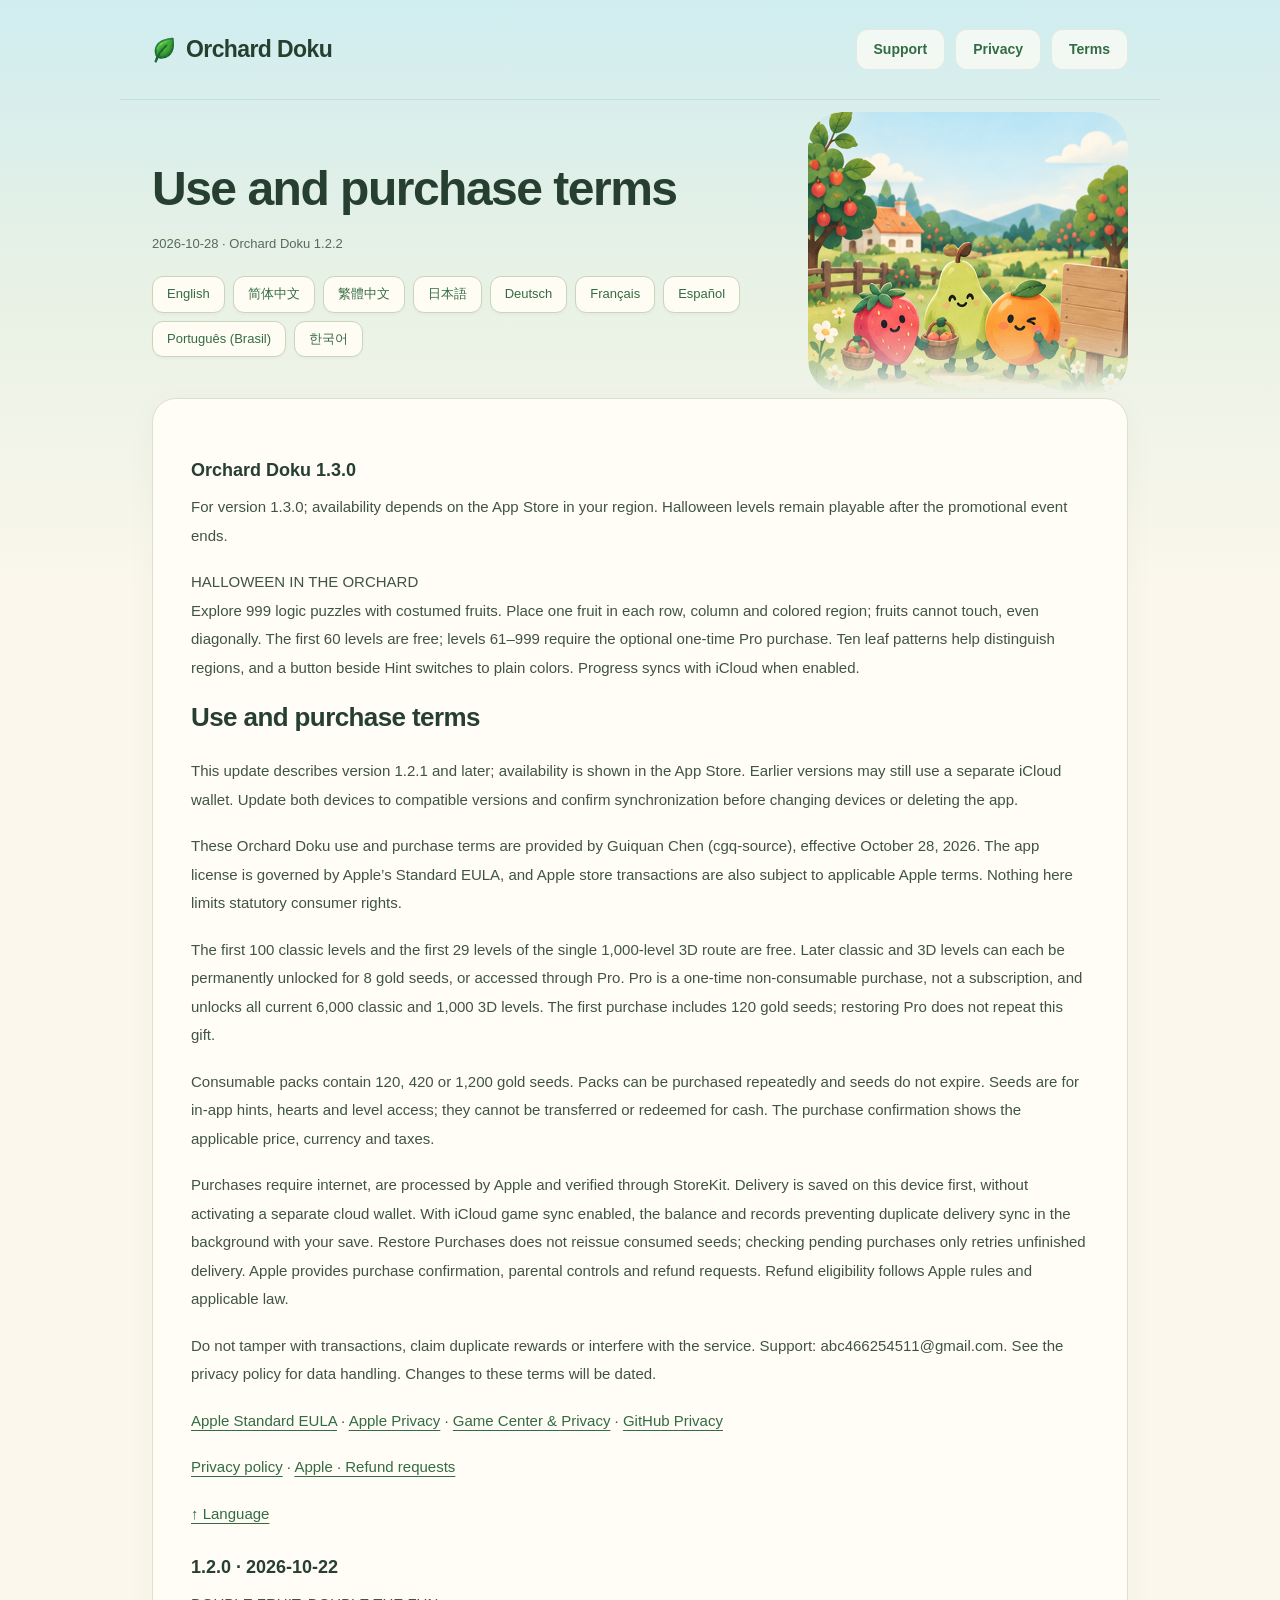
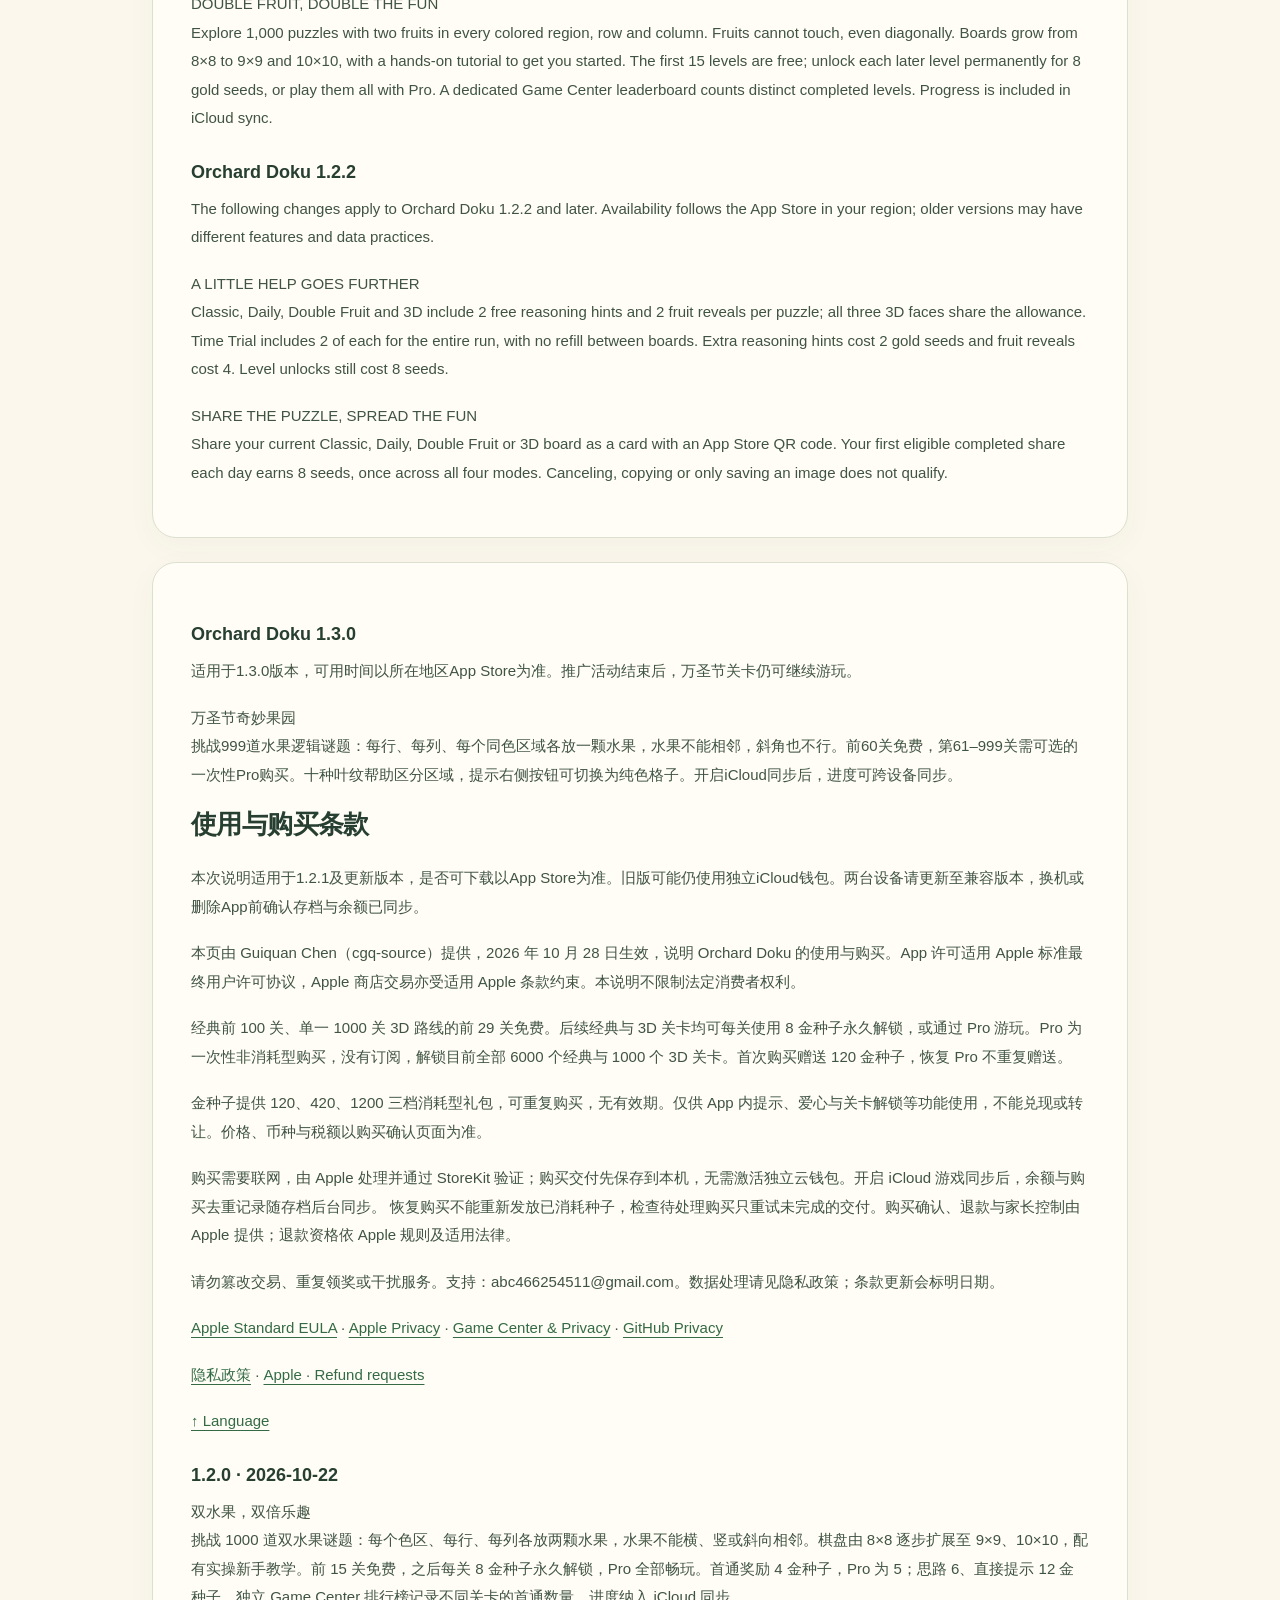
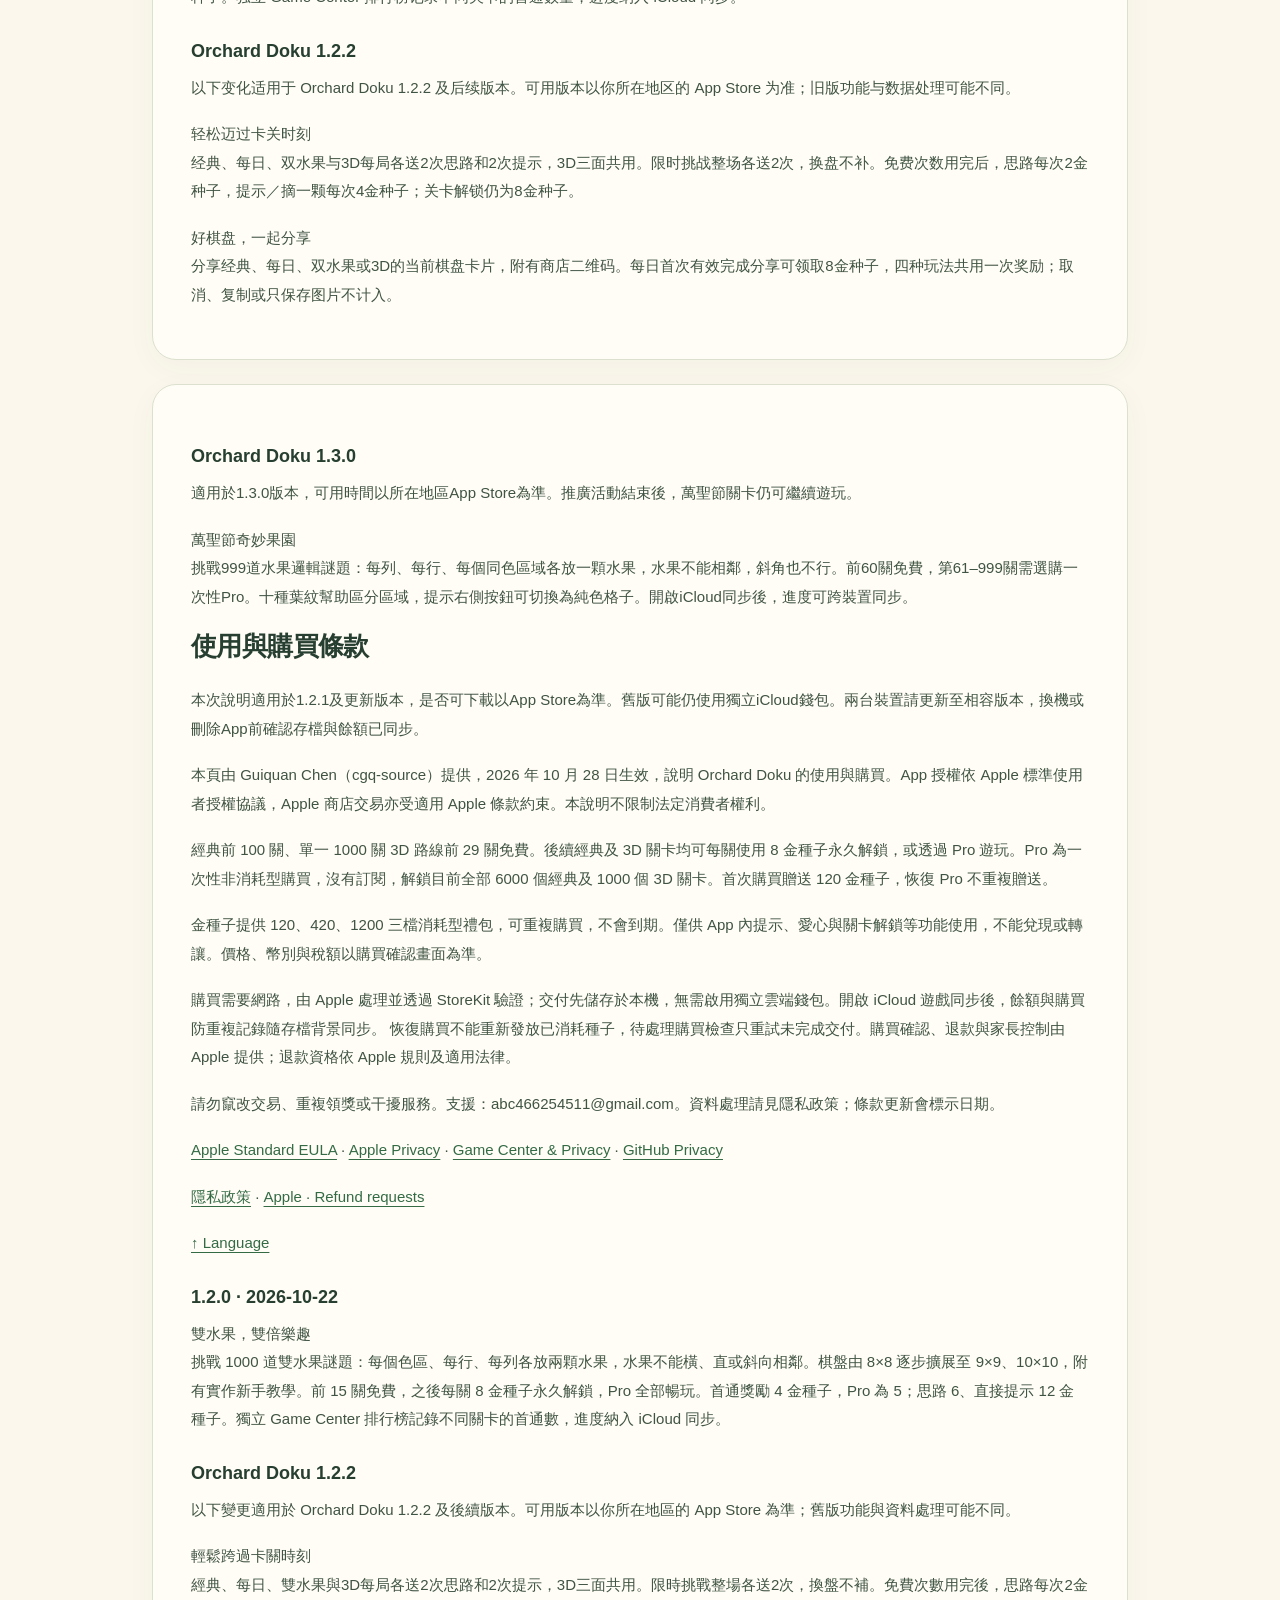
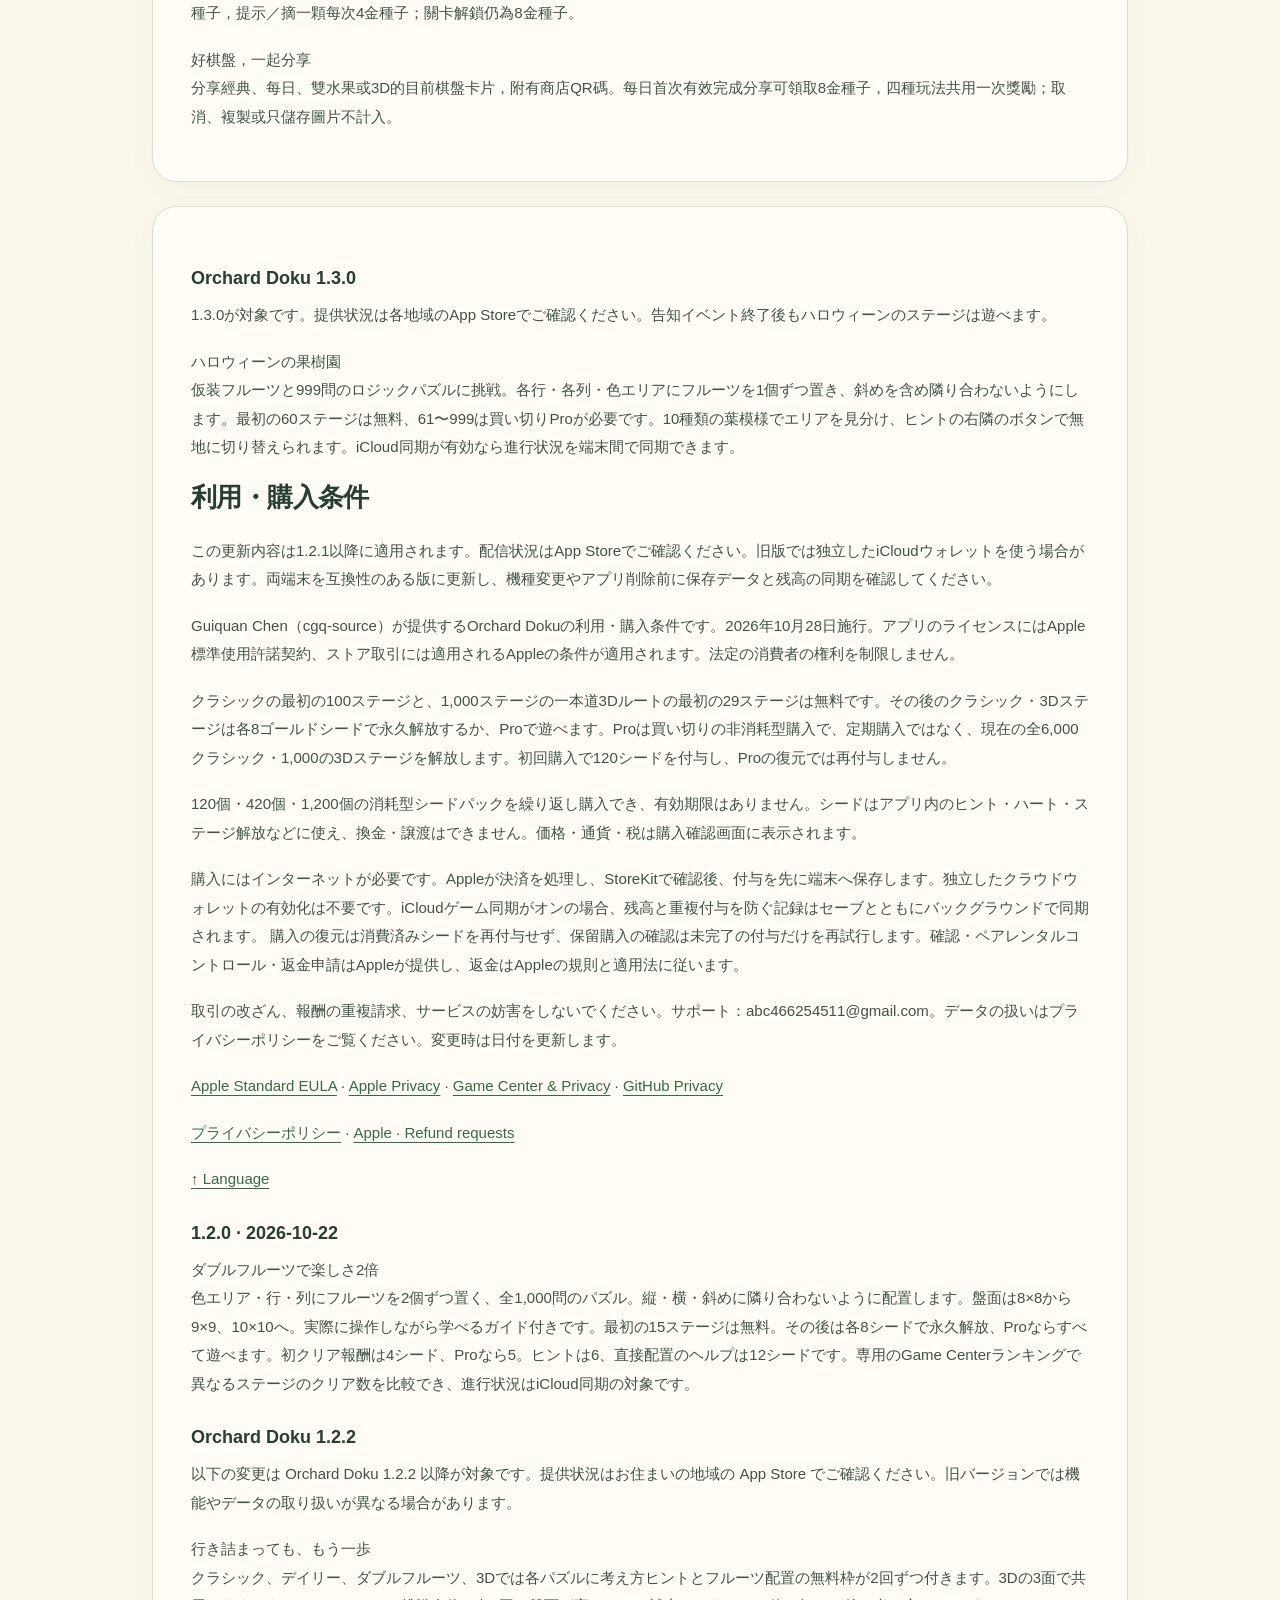
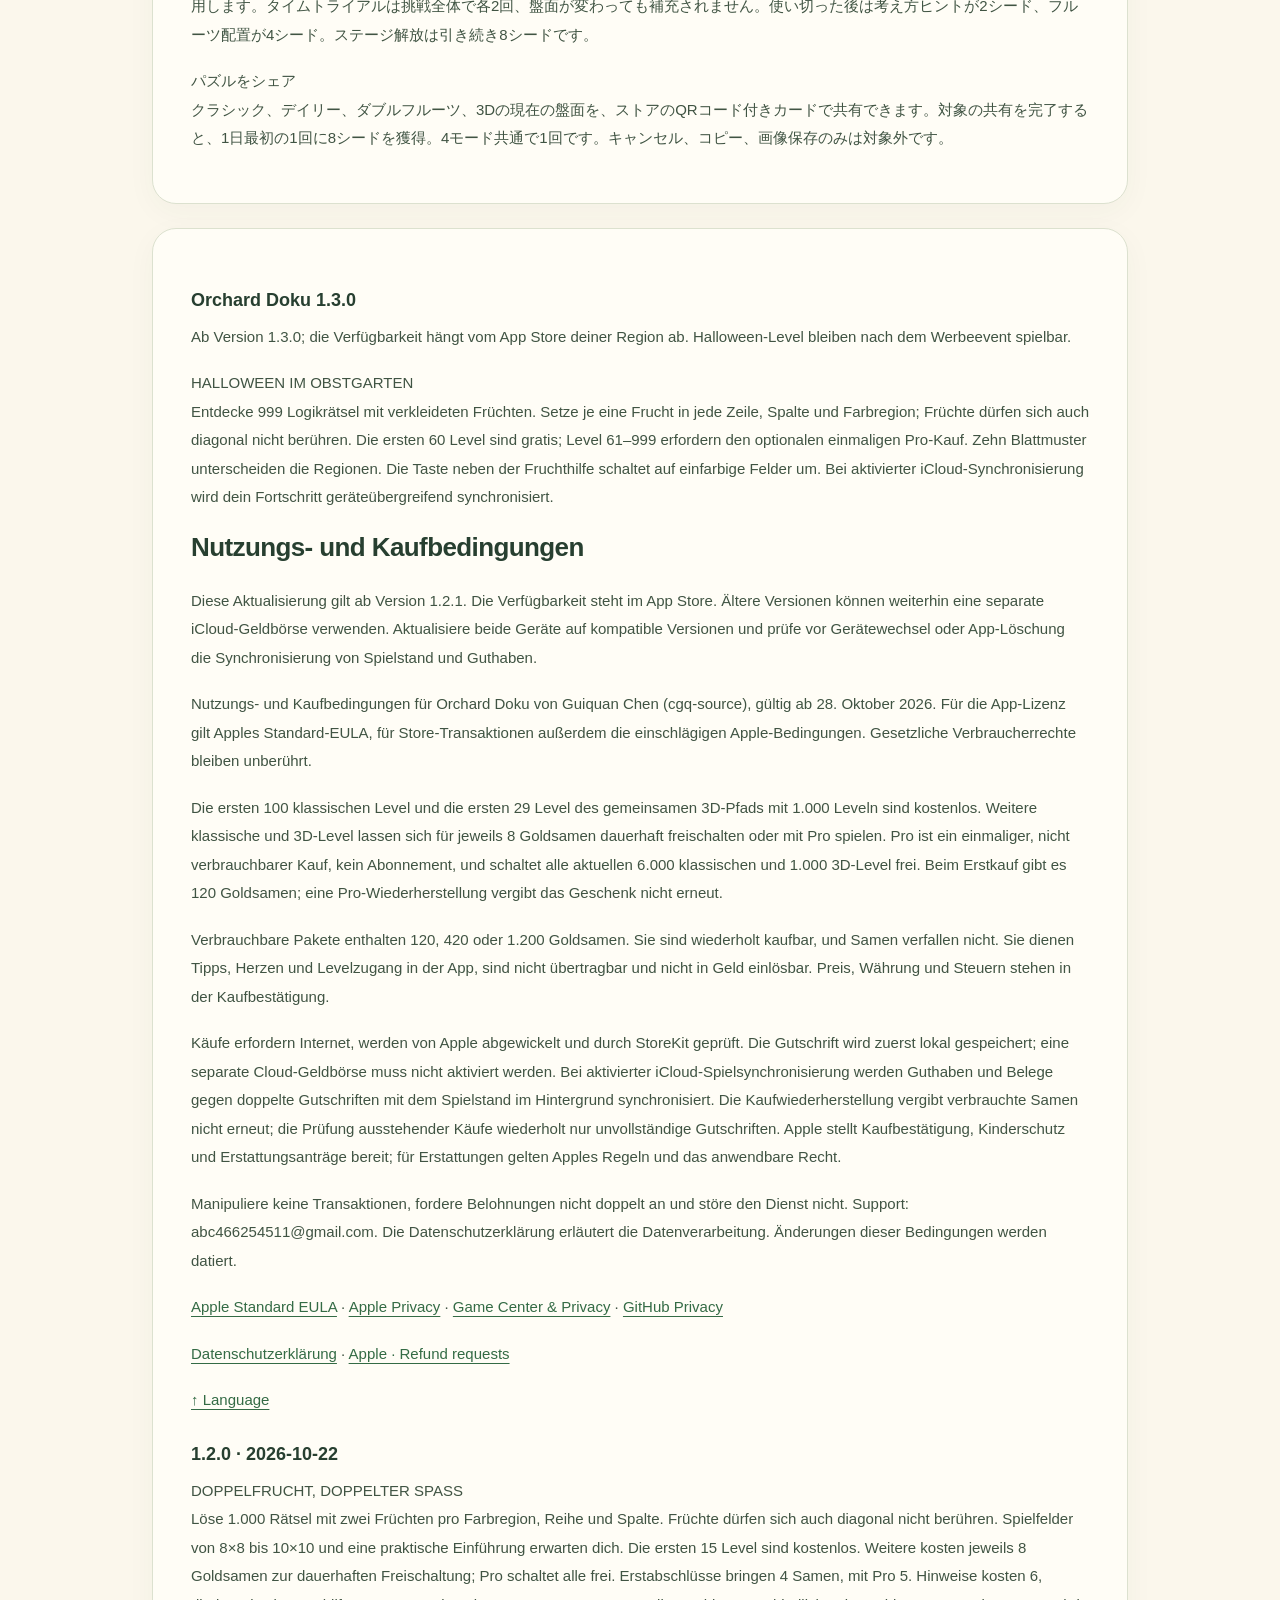
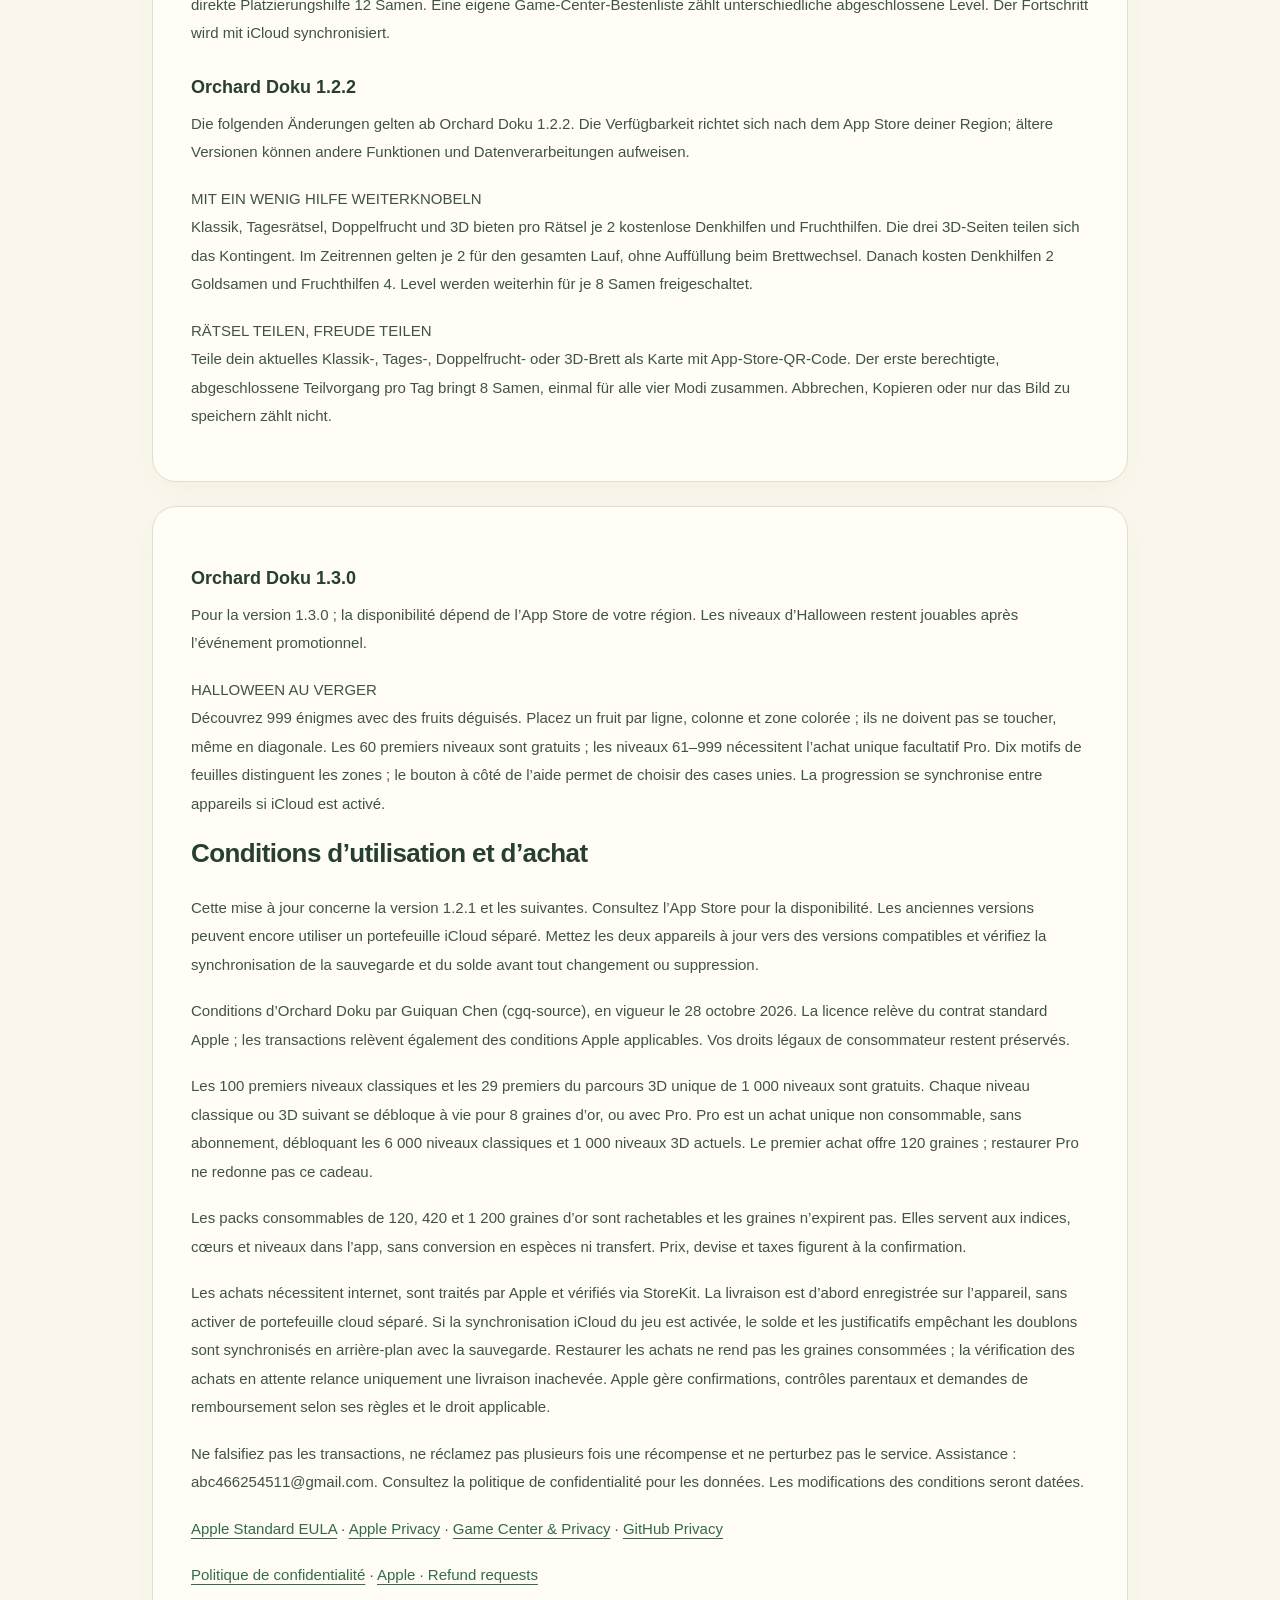
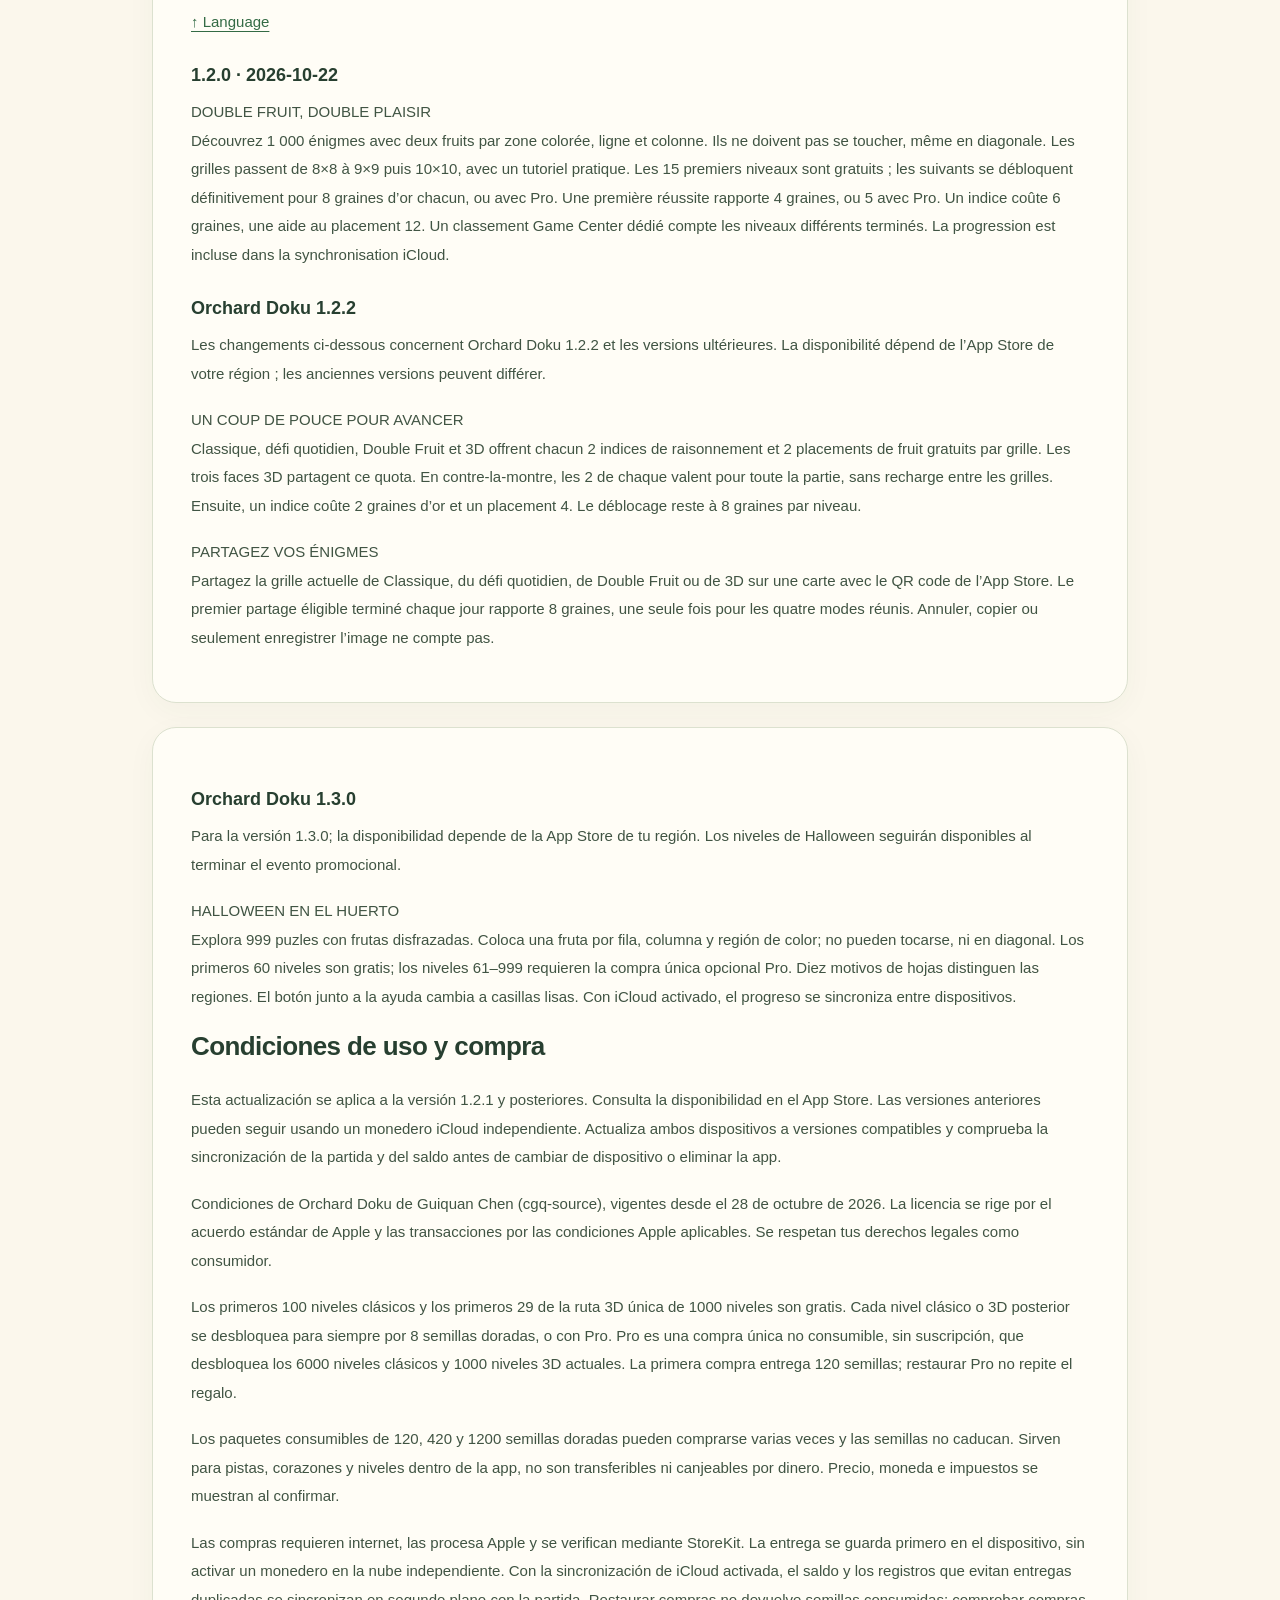
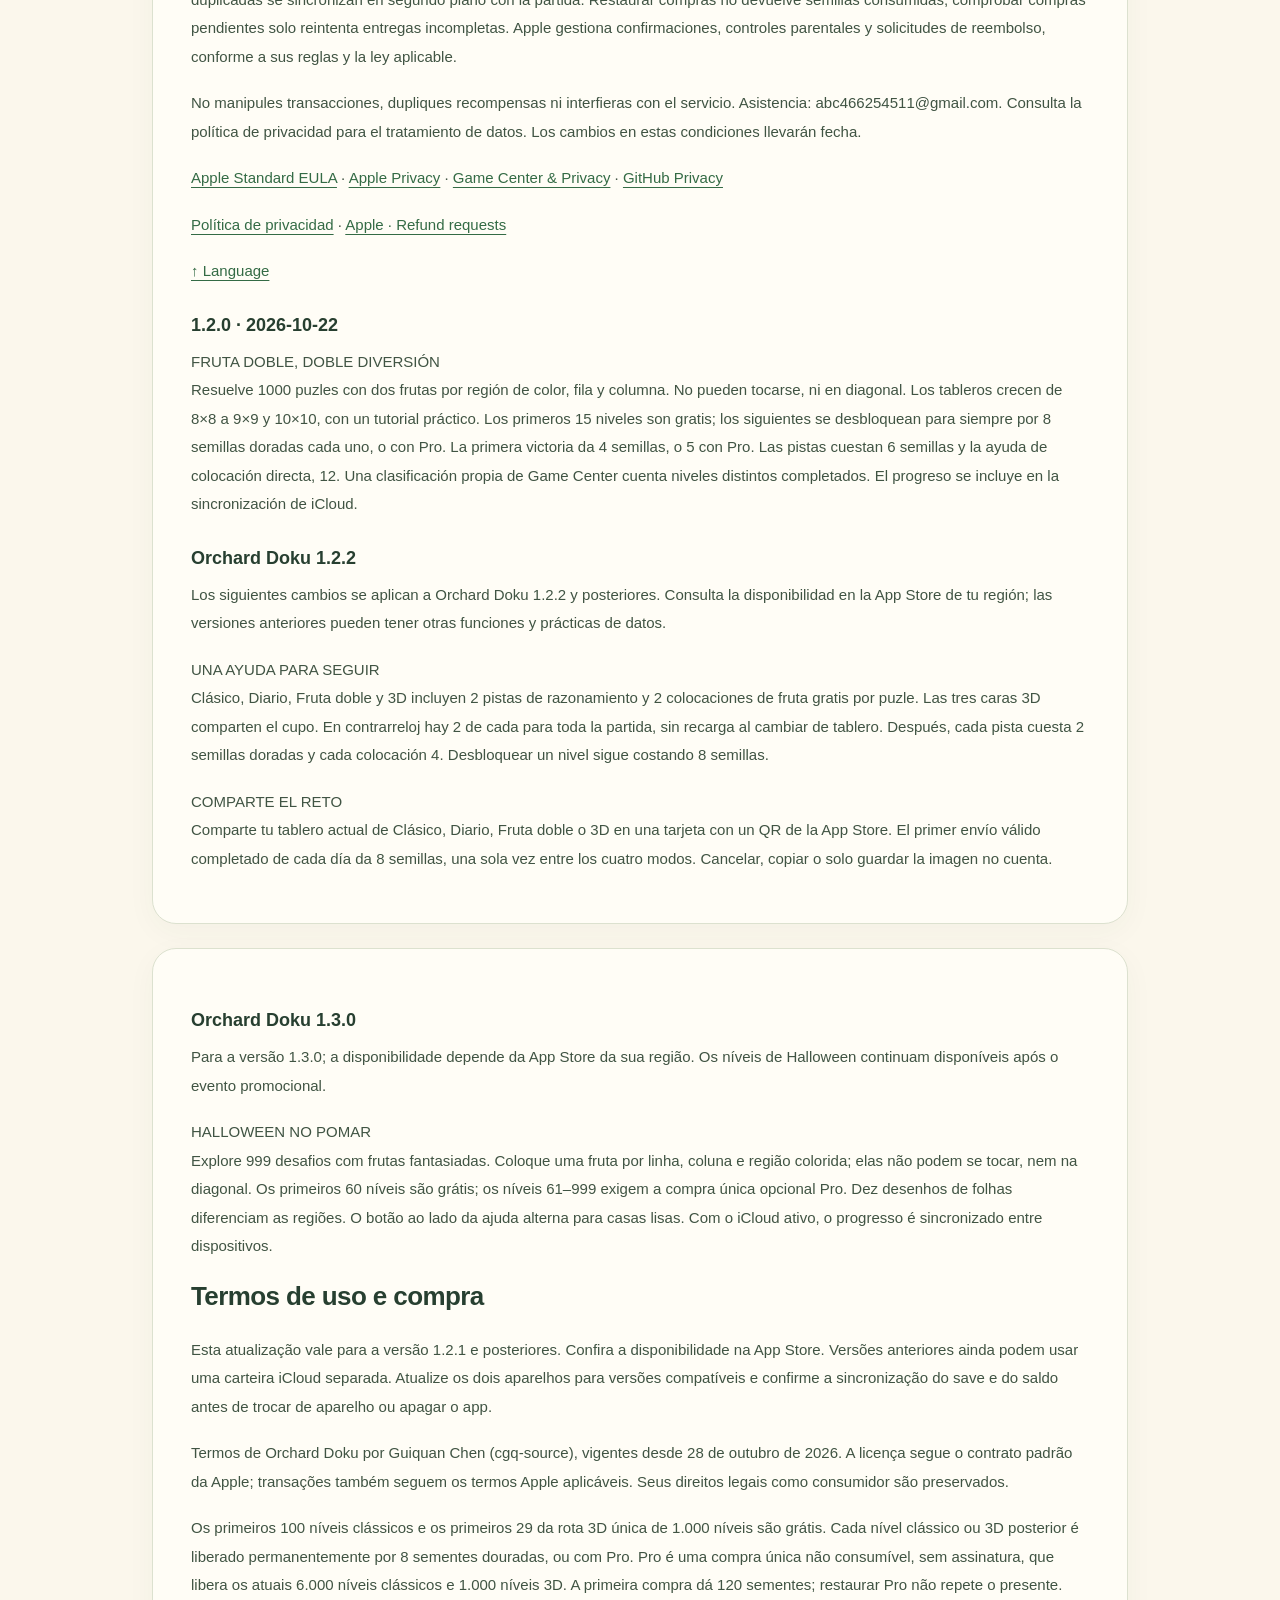
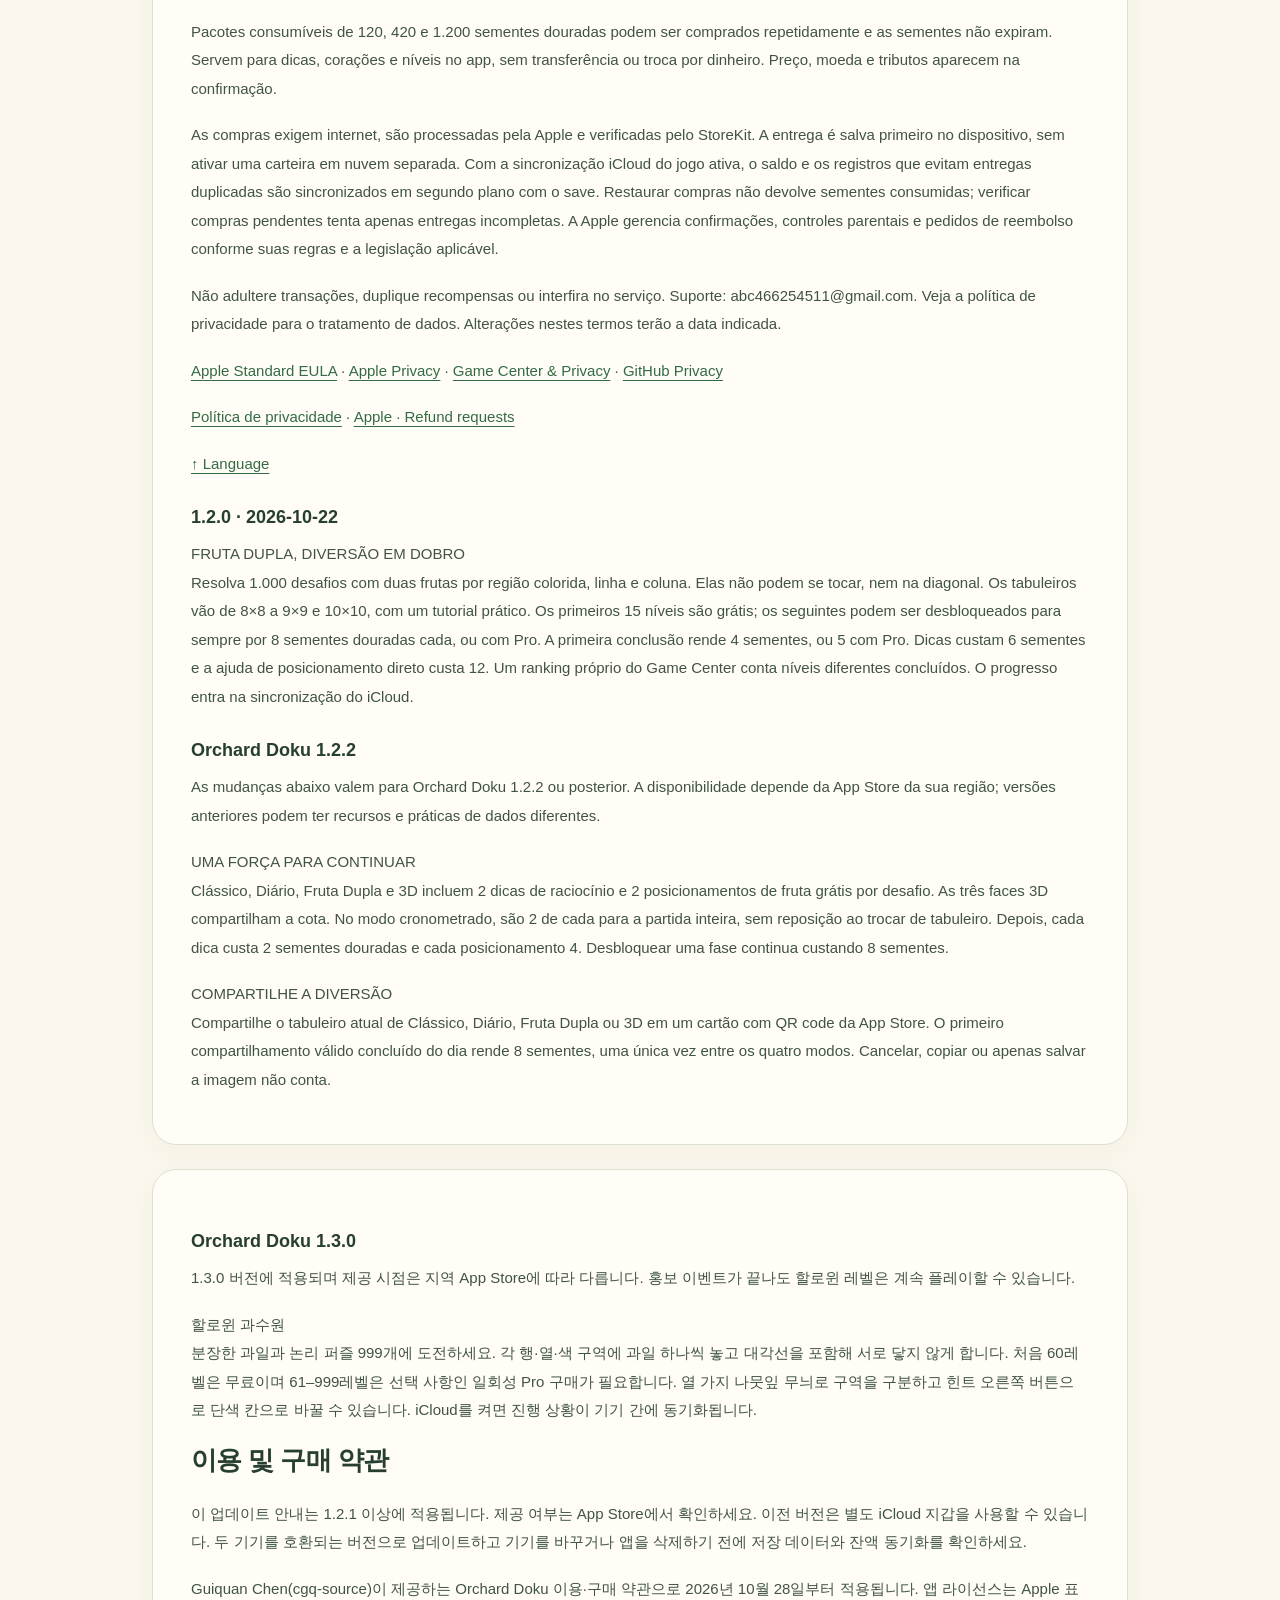
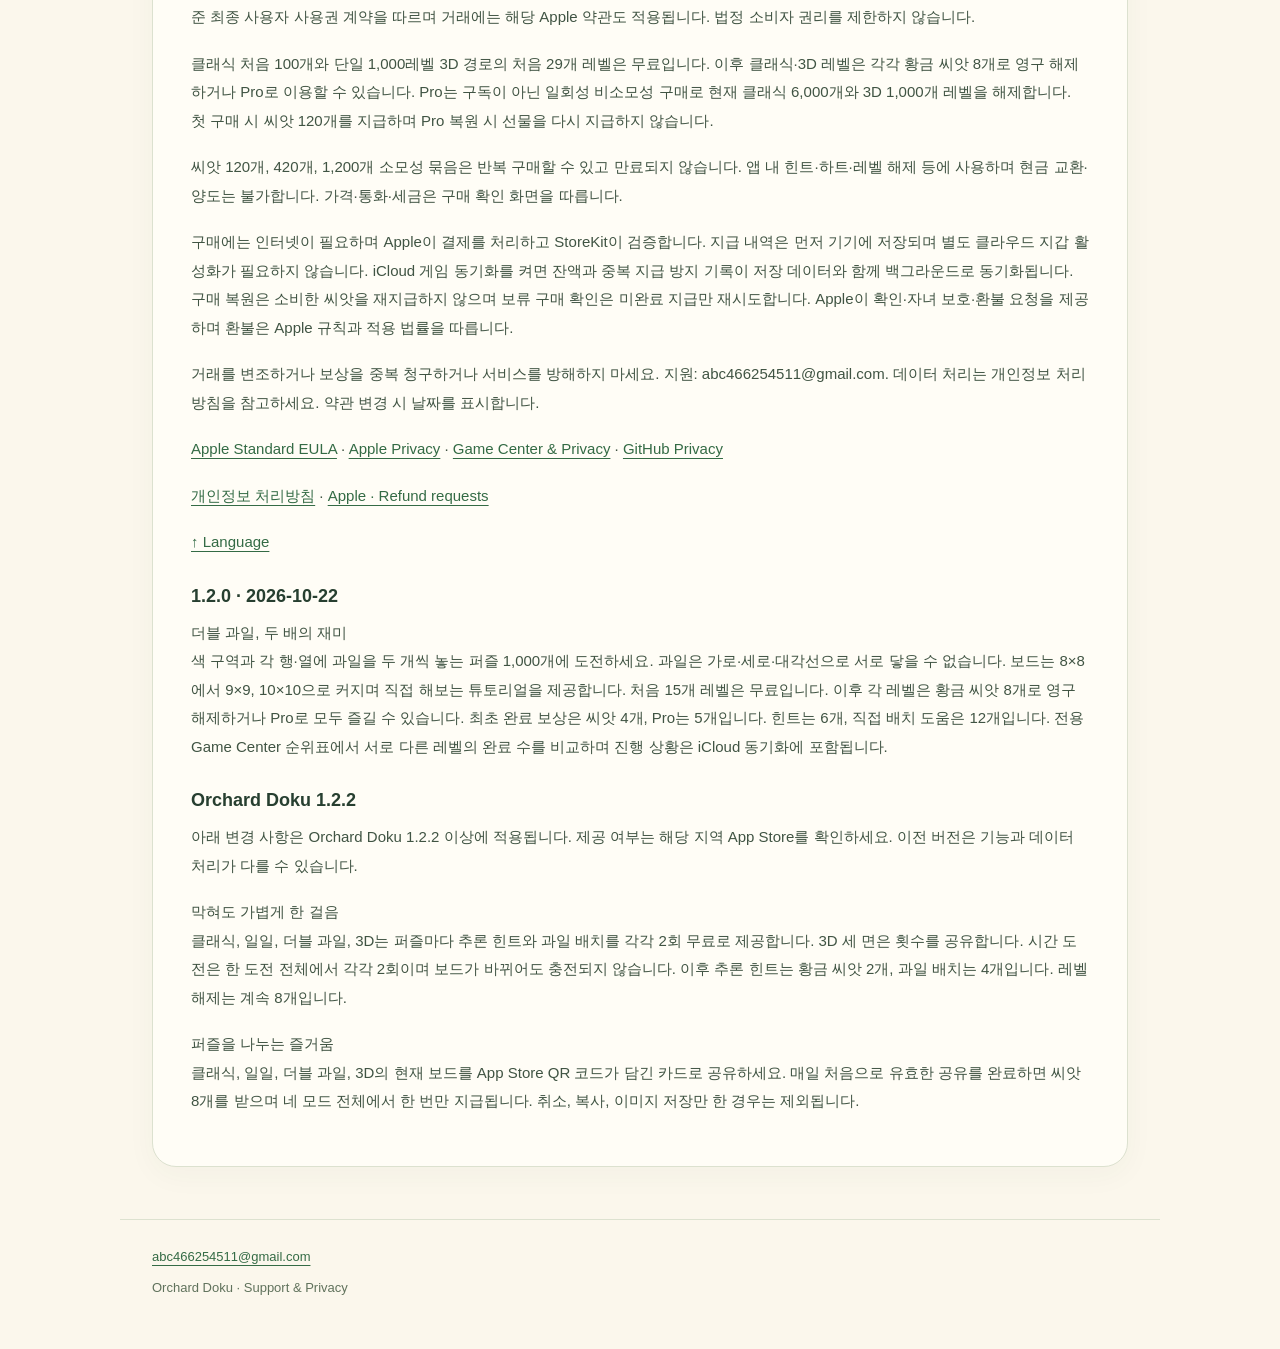
<file: terms.html>
<!doctype html>
<html lang="en"><head><meta charset="utf-8"><meta name="viewport" content="width=device-width,initial-scale=1"><meta name="color-scheme" content="light"><meta name="description" content="Orchard Doku official support and privacy information."><title>Use and purchase terms · Orchard Doku</title><link rel="stylesheet" href="style.css"></head><body><header><a class="brand" href="index.html">Orchard Doku</a><nav aria-label="Main navigation"><a href="support.html">Support</a><a href="privacy.html">Privacy</a><a href="terms.html">Terms</a></nav></header><main><div class="page-intro"><h1>Use and purchase terms</h1><p class="meta">2026-10-28 · Orchard Doku 1.2.2</p><nav class="languages" id="languages" aria-label="Language"><a href="#english" lang="en">English</a><a href="#chinese" lang="zh-Hans">简体中文</a><a href="#traditional" lang="zh-Hant">繁體中文</a><a href="#japanese" lang="ja">日本語</a><a href="#german" lang="de">Deutsch</a><a href="#french" lang="fr">Français</a><a href="#spanish" lang="es">Español</a><a href="#portuguese" lang="pt-BR">Português (Brasil)</a><a href="#korean" lang="ko">한국어</a></nav></div><section id="english" lang="en"><h3>Orchard Doku 1.3.0</h3><p>For version 1.3.0; availability depends on the App Store in your region. Halloween levels remain playable after the promotional event ends.</p><p>HALLOWEEN IN THE ORCHARD<br>Explore 999 logic puzzles with costumed fruits. Place one fruit in each row, column and colored region; fruits cannot touch, even diagonally. The first 60 levels are free; levels 61–999 require the optional one-time Pro purchase. Ten leaf patterns help distinguish regions, and a button beside Hint switches to plain colors. Progress syncs with iCloud when enabled.</p><h2>Use and purchase terms</h2><p>This update describes version 1.2.1 and later; availability is shown in the App Store. Earlier versions may still use a separate iCloud wallet. Update both devices to compatible versions and confirm synchronization before changing devices or deleting the app.</p><p>These Orchard Doku use and purchase terms are provided by Guiquan Chen (cgq-source), effective October 28, 2026. The app license is governed by Apple’s Standard EULA, and Apple store transactions are also subject to applicable Apple terms. Nothing here limits statutory consumer rights.</p><p>The first 100 classic levels and the first 29 levels of the single 1,000-level 3D route are free. Later classic and 3D levels can each be permanently unlocked for 8 gold seeds, or accessed through Pro. Pro is a one-time non-consumable purchase, not a subscription, and unlocks all current 6,000 classic and 1,000 3D levels. The first purchase includes 120 gold seeds; restoring Pro does not repeat this gift.</p><p>Consumable packs contain 120, 420 or 1,200 gold seeds. Packs can be purchased repeatedly and seeds do not expire. Seeds are for in-app hints, hearts and level access; they cannot be transferred or redeemed for cash. The purchase confirmation shows the applicable price, currency and taxes.</p><p>Purchases require internet, are processed by Apple and verified through StoreKit. Delivery is saved on this device first, without activating a separate cloud wallet. With iCloud game sync enabled, the balance and records preventing duplicate delivery sync in the background with your save. Restore Purchases does not reissue consumed seeds; checking pending purchases only retries unfinished delivery. Apple provides purchase confirmation, parental controls and refund requests. Refund eligibility follows Apple rules and applicable law.</p><p>Do not tamper with transactions, claim duplicate rewards or interfere with the service. Support: abc466254511@gmail.com. See the privacy policy for data handling. Changes to these terms will be dated.</p><p><a href="https://www.apple.com/legal/internet-services/itunes/dev/stdeula/">Apple Standard EULA</a> · <a href="https://www.apple.com/legal/privacy/">Apple Privacy</a> · <a href="https://www.apple.com/legal/privacy/data/en/game-center/">Game Center &amp; Privacy</a> · <a href="https://docs.github.com/en/site-policy/privacy-policies/github-general-privacy-statement">GitHub Privacy</a></p><p><a href="privacy.html#english">Privacy policy</a> · <a href="https://reportaproblem.apple.com/">Apple · Refund requests</a></p><p><a href="#languages">↑ Language</a></p><h3>1.2.0 · 2026-10-22</h3><p>DOUBLE FRUIT, DOUBLE THE FUN<br>Explore 1,000 puzzles with two fruits in every colored region, row and column. Fruits cannot touch, even diagonally. Boards grow from 8×8 to 9×9 and 10×10, with a hands-on tutorial to get you started. The first 15 levels are free; unlock each later level permanently for 8 gold seeds, or play them all with Pro. A dedicated Game Center leaderboard counts distinct completed levels. Progress is included in iCloud sync.</p><h3>Orchard Doku 1.2.2</h3><p>The following changes apply to Orchard Doku 1.2.2 and later. Availability follows the App Store in your region; older versions may have different features and data practices.</p><p>A LITTLE HELP GOES FURTHER<br>Classic, Daily, Double Fruit and 3D include 2 free reasoning hints and 2 fruit reveals per puzzle; all three 3D faces share the allowance. Time Trial includes 2 of each for the entire run, with no refill between boards. Extra reasoning hints cost 2 gold seeds and fruit reveals cost 4. Level unlocks still cost 8 seeds.</p><p>SHARE THE PUZZLE, SPREAD THE FUN<br>Share your current Classic, Daily, Double Fruit or 3D board as a card with an App Store QR code. Your first eligible completed share each day earns 8 seeds, once across all four modes. Canceling, copying or only saving an image does not qualify.</p></section><section id="chinese" lang="zh-Hans"><h3>Orchard Doku 1.3.0</h3><p>适用于1.3.0版本，可用时间以所在地区App Store为准。推广活动结束后，万圣节关卡仍可继续游玩。</p><p>万圣节奇妙果园<br>挑战999道水果逻辑谜题：每行、每列、每个同色区域各放一颗水果，水果不能相邻，斜角也不行。前60关免费，第61–999关需可选的一次性Pro购买。十种叶纹帮助区分区域，提示右侧按钮可切换为纯色格子。开启iCloud同步后，进度可跨设备同步。</p><h2>使用与购买条款</h2><p>本次说明适用于1.2.1及更新版本，是否可下载以App Store为准。旧版可能仍使用独立iCloud钱包。两台设备请更新至兼容版本，换机或删除App前确认存档与余额已同步。</p><p>本页由 Guiquan Chen（cgq-source）提供，2026 年 10 月 28 日生效，说明 Orchard Doku 的使用与购买。App 许可适用 Apple 标准最终用户许可协议，Apple 商店交易亦受适用 Apple 条款约束。本说明不限制法定消费者权利。</p><p>经典前 100 关、单一 1000 关 3D 路线的前 29 关免费。后续经典与 3D 关卡均可每关使用 8 金种子永久解锁，或通过 Pro 游玩。Pro 为一次性非消耗型购买，没有订阅，解锁目前全部 6000 个经典与 1000 个 3D 关卡。首次购买赠送 120 金种子，恢复 Pro 不重复赠送。</p><p>金种子提供 120、420、1200 三档消耗型礼包，可重复购买，无有效期。仅供 App 内提示、爱心与关卡解锁等功能使用，不能兑现或转让。价格、币种与税额以购买确认页面为准。</p><p>购买需要联网，由 Apple 处理并通过 StoreKit 验证；购买交付先保存到本机，无需激活独立云钱包。开启 iCloud 游戏同步后，余额与购买去重记录随存档后台同步。 恢复购买不能重新发放已消耗种子，检查待处理购买只重试未完成的交付。购买确认、退款与家长控制由 Apple 提供；退款资格依 Apple 规则及适用法律。</p><p>请勿篡改交易、重复领奖或干扰服务。支持：abc466254511@gmail.com。数据处理请见隐私政策；条款更新会标明日期。</p><p><a href="https://www.apple.com/legal/internet-services/itunes/dev/stdeula/">Apple Standard EULA</a> · <a href="https://www.apple.com/legal/privacy/">Apple Privacy</a> · <a href="https://www.apple.com/legal/privacy/data/en/game-center/">Game Center &amp; Privacy</a> · <a href="https://docs.github.com/en/site-policy/privacy-policies/github-general-privacy-statement">GitHub Privacy</a></p><p><a href="privacy.html#chinese">隐私政策</a> · <a href="https://reportaproblem.apple.com/">Apple · Refund requests</a></p><p><a href="#languages">↑ Language</a></p><h3>1.2.0 · 2026-10-22</h3><p>双水果，双倍乐趣<br>挑战 1000 道双水果谜题：每个色区、每行、每列各放两颗水果，水果不能横、竖或斜向相邻。棋盘由 8×8 逐步扩展至 9×9、10×10，配有实操新手教学。前 15 关免费，之后每关 8 金种子永久解锁，Pro 全部畅玩。首通奖励 4 金种子，Pro 为 5；思路 6、直接提示 12 金种子。独立 Game Center 排行榜记录不同关卡的首通数量，进度纳入 iCloud 同步。</p><h3>Orchard Doku 1.2.2</h3><p>以下变化适用于 Orchard Doku 1.2.2 及后续版本。可用版本以你所在地区的 App Store 为准；旧版功能与数据处理可能不同。</p><p>轻松迈过卡关时刻<br>经典、每日、双水果与3D每局各送2次思路和2次提示，3D三面共用。限时挑战整场各送2次，换盘不补。免费次数用完后，思路每次2金种子，提示／摘一颗每次4金种子；关卡解锁仍为8金种子。</p><p>好棋盘，一起分享<br>分享经典、每日、双水果或3D的当前棋盘卡片，附有商店二维码。每日首次有效完成分享可领取8金种子，四种玩法共用一次奖励；取消、复制或只保存图片不计入。</p></section><section id="traditional" lang="zh-Hant"><h3>Orchard Doku 1.3.0</h3><p>適用於1.3.0版本，可用時間以所在地區App Store為準。推廣活動結束後，萬聖節關卡仍可繼續遊玩。</p><p>萬聖節奇妙果園<br>挑戰999道水果邏輯謎題：每列、每行、每個同色區域各放一顆水果，水果不能相鄰，斜角也不行。前60關免費，第61–999關需選購一次性Pro。十種葉紋幫助區分區域，提示右側按鈕可切換為純色格子。開啟iCloud同步後，進度可跨裝置同步。</p><h2>使用與購買條款</h2><p>本次說明適用於1.2.1及更新版本，是否可下載以App Store為準。舊版可能仍使用獨立iCloud錢包。兩台裝置請更新至相容版本，換機或刪除App前確認存檔與餘額已同步。</p><p>本頁由 Guiquan Chen（cgq-source）提供，2026 年 10 月 28 日生效，說明 Orchard Doku 的使用與購買。App 授權依 Apple 標準使用者授權協議，Apple 商店交易亦受適用 Apple 條款約束。本說明不限制法定消費者權利。</p><p>經典前 100 關、單一 1000 關 3D 路線前 29 關免費。後續經典及 3D 關卡均可每關使用 8 金種子永久解鎖，或透過 Pro 遊玩。Pro 為一次性非消耗型購買，沒有訂閱，解鎖目前全部 6000 個經典及 1000 個 3D 關卡。首次購買贈送 120 金種子，恢復 Pro 不重複贈送。</p><p>金種子提供 120、420、1200 三檔消耗型禮包，可重複購買，不會到期。僅供 App 內提示、愛心與關卡解鎖等功能使用，不能兌現或轉讓。價格、幣別與稅額以購買確認畫面為準。</p><p>購買需要網路，由 Apple 處理並透過 StoreKit 驗證；交付先儲存於本機，無需啟用獨立雲端錢包。開啟 iCloud 遊戲同步後，餘額與購買防重複記錄隨存檔背景同步。 恢復購買不能重新發放已消耗種子，待處理購買檢查只重試未完成交付。購買確認、退款與家長控制由 Apple 提供；退款資格依 Apple 規則及適用法律。</p><p>請勿竄改交易、重複領獎或干擾服務。支援：abc466254511@gmail.com。資料處理請見隱私政策；條款更新會標示日期。</p><p><a href="https://www.apple.com/legal/internet-services/itunes/dev/stdeula/">Apple Standard EULA</a> · <a href="https://www.apple.com/legal/privacy/">Apple Privacy</a> · <a href="https://www.apple.com/legal/privacy/data/en/game-center/">Game Center &amp; Privacy</a> · <a href="https://docs.github.com/en/site-policy/privacy-policies/github-general-privacy-statement">GitHub Privacy</a></p><p><a href="privacy.html#traditional">隱私政策</a> · <a href="https://reportaproblem.apple.com/">Apple · Refund requests</a></p><p><a href="#languages">↑ Language</a></p><h3>1.2.0 · 2026-10-22</h3><p>雙水果，雙倍樂趣<br>挑戰 1000 道雙水果謎題：每個色區、每行、每列各放兩顆水果，水果不能橫、直或斜向相鄰。棋盤由 8×8 逐步擴展至 9×9、10×10，附有實作新手教學。前 15 關免費，之後每關 8 金種子永久解鎖，Pro 全部暢玩。首通獎勵 4 金種子，Pro 為 5；思路 6、直接提示 12 金種子。獨立 Game Center 排行榜記錄不同關卡的首通數，進度納入 iCloud 同步。</p><h3>Orchard Doku 1.2.2</h3><p>以下變更適用於 Orchard Doku 1.2.2 及後續版本。可用版本以你所在地區的 App Store 為準；舊版功能與資料處理可能不同。</p><p>輕鬆跨過卡關時刻<br>經典、每日、雙水果與3D每局各送2次思路和2次提示，3D三面共用。限時挑戰整場各送2次，換盤不補。免費次數用完後，思路每次2金種子，提示／摘一顆每次4金種子；關卡解鎖仍為8金種子。</p><p>好棋盤，一起分享<br>分享經典、每日、雙水果或3D的目前棋盤卡片，附有商店QR碼。每日首次有效完成分享可領取8金種子，四種玩法共用一次獎勵；取消、複製或只儲存圖片不計入。</p></section><section id="japanese" lang="ja"><h3>Orchard Doku 1.3.0</h3><p>1.3.0が対象です。提供状況は各地域のApp Storeでご確認ください。告知イベント終了後もハロウィーンのステージは遊べます。</p><p>ハロウィーンの果樹園<br>仮装フルーツと999問のロジックパズルに挑戦。各行・各列・色エリアにフルーツを1個ずつ置き、斜めを含め隣り合わないようにします。最初の60ステージは無料、61〜999は買い切りProが必要です。10種類の葉模様でエリアを見分け、ヒントの右隣のボタンで無地に切り替えられます。iCloud同期が有効なら進行状況を端末間で同期できます。</p><h2>利用・購入条件</h2><p>この更新内容は1.2.1以降に適用されます。配信状況はApp Storeでご確認ください。旧版では独立したiCloudウォレットを使う場合があります。両端末を互換性のある版に更新し、機種変更やアプリ削除前に保存データと残高の同期を確認してください。</p><p>Guiquan Chen（cgq-source）が提供するOrchard Dokuの利用・購入条件です。2026年10月28日施行。アプリのライセンスにはApple標準使用許諾契約、ストア取引には適用されるAppleの条件が適用されます。法定の消費者の権利を制限しません。</p><p>クラシックの最初の100ステージと、1,000ステージの一本道3Dルートの最初の29ステージは無料です。その後のクラシック・3Dステージは各8ゴールドシードで永久解放するか、Proで遊べます。Proは買い切りの非消耗型購入で、定期購入ではなく、現在の全6,000クラシック・1,000の3Dステージを解放します。初回購入で120シードを付与し、Proの復元では再付与しません。</p><p>120個・420個・1,200個の消耗型シードパックを繰り返し購入でき、有効期限はありません。シードはアプリ内のヒント・ハート・ステージ解放などに使え、換金・譲渡はできません。価格・通貨・税は購入確認画面に表示されます。</p><p>購入にはインターネットが必要です。Appleが決済を処理し、StoreKitで確認後、付与を先に端末へ保存します。独立したクラウドウォレットの有効化は不要です。iCloudゲーム同期がオンの場合、残高と重複付与を防ぐ記録はセーブとともにバックグラウンドで同期されます。 購入の復元は消費済みシードを再付与せず、保留購入の確認は未完了の付与だけを再試行します。確認・ペアレンタルコントロール・返金申請はAppleが提供し、返金はAppleの規則と適用法に従います。</p><p>取引の改ざん、報酬の重複請求、サービスの妨害をしないでください。サポート：abc466254511@gmail.com。データの扱いはプライバシーポリシーをご覧ください。変更時は日付を更新します。</p><p><a href="https://www.apple.com/legal/internet-services/itunes/dev/stdeula/">Apple Standard EULA</a> · <a href="https://www.apple.com/legal/privacy/">Apple Privacy</a> · <a href="https://www.apple.com/legal/privacy/data/en/game-center/">Game Center &amp; Privacy</a> · <a href="https://docs.github.com/en/site-policy/privacy-policies/github-general-privacy-statement">GitHub Privacy</a></p><p><a href="privacy.html#japanese">プライバシーポリシー</a> · <a href="https://reportaproblem.apple.com/">Apple · Refund requests</a></p><p><a href="#languages">↑ Language</a></p><h3>1.2.0 · 2026-10-22</h3><p>ダブルフルーツで楽しさ2倍<br>色エリア・行・列にフルーツを2個ずつ置く、全1,000問のパズル。縦・横・斜めに隣り合わないように配置します。盤面は8×8から9×9、10×10へ。実際に操作しながら学べるガイド付きです。最初の15ステージは無料。その後は各8シードで永久解放、Proならすべて遊べます。初クリア報酬は4シード、Proなら5。ヒントは6、直接配置のヘルプは12シードです。専用のGame Centerランキングで異なるステージのクリア数を比較でき、進行状況はiCloud同期の対象です。</p><h3>Orchard Doku 1.2.2</h3><p>以下の変更は Orchard Doku 1.2.2 以降が対象です。提供状況はお住まいの地域の App Store でご確認ください。旧バージョンでは機能やデータの取り扱いが異なる場合があります。</p><p>行き詰まっても、もう一歩<br>クラシック、デイリー、ダブルフルーツ、3Dでは各パズルに考え方ヒントとフルーツ配置の無料枠が2回ずつ付きます。3Dの3面で共用します。タイムトライアルは挑戦全体で各2回、盤面が変わっても補充されません。使い切った後は考え方ヒントが2シード、フルーツ配置が4シード。ステージ解放は引き続き8シードです。</p><p>パズルをシェア<br>クラシック、デイリー、ダブルフルーツ、3Dの現在の盤面を、ストアのQRコード付きカードで共有できます。対象の共有を完了すると、1日最初の1回に8シードを獲得。4モード共通で1回です。キャンセル、コピー、画像保存のみは対象外です。</p></section><section id="german" lang="de"><h3>Orchard Doku 1.3.0</h3><p>Ab Version 1.3.0; die Verfügbarkeit hängt vom App Store deiner Region ab. Halloween-Level bleiben nach dem Werbeevent spielbar.</p><p>HALLOWEEN IM OBSTGARTEN<br>Entdecke 999 Logikrätsel mit verkleideten Früchten. Setze je eine Frucht in jede Zeile, Spalte und Farbregion; Früchte dürfen sich auch diagonal nicht berühren. Die ersten 60 Level sind gratis; Level 61–999 erfordern den optionalen einmaligen Pro-Kauf. Zehn Blattmuster unterscheiden die Regionen. Die Taste neben der Fruchthilfe schaltet auf einfarbige Felder um. Bei aktivierter iCloud-Synchronisierung wird dein Fortschritt geräteübergreifend synchronisiert.</p><h2>Nutzungs- und Kaufbedingungen</h2><p>Diese Aktualisierung gilt ab Version 1.2.1. Die Verfügbarkeit steht im App Store. Ältere Versionen können weiterhin eine separate iCloud-Geldbörse verwenden. Aktualisiere beide Geräte auf kompatible Versionen und prüfe vor Gerätewechsel oder App-Löschung die Synchronisierung von Spielstand und Guthaben.</p><p>Nutzungs- und Kaufbedingungen für Orchard Doku von Guiquan Chen (cgq-source), gültig ab 28. Oktober 2026. Für die App-Lizenz gilt Apples Standard-EULA, für Store-Transaktionen außerdem die einschlägigen Apple-Bedingungen. Gesetzliche Verbraucherrechte bleiben unberührt.</p><p>Die ersten 100 klassischen Level und die ersten 29 Level des gemeinsamen 3D-Pfads mit 1.000 Leveln sind kostenlos. Weitere klassische und 3D-Level lassen sich für jeweils 8 Goldsamen dauerhaft freischalten oder mit Pro spielen. Pro ist ein einmaliger, nicht verbrauchbarer Kauf, kein Abonnement, und schaltet alle aktuellen 6.000 klassischen und 1.000 3D-Level frei. Beim Erstkauf gibt es 120 Goldsamen; eine Pro-Wiederherstellung vergibt das Geschenk nicht erneut.</p><p>Verbrauchbare Pakete enthalten 120, 420 oder 1.200 Goldsamen. Sie sind wiederholt kaufbar, und Samen verfallen nicht. Sie dienen Tipps, Herzen und Levelzugang in der App, sind nicht übertragbar und nicht in Geld einlösbar. Preis, Währung und Steuern stehen in der Kaufbestätigung.</p><p>Käufe erfordern Internet, werden von Apple abgewickelt und durch StoreKit geprüft. Die Gutschrift wird zuerst lokal gespeichert; eine separate Cloud-Geldbörse muss nicht aktiviert werden. Bei aktivierter iCloud-Spielsynchronisierung werden Guthaben und Belege gegen doppelte Gutschriften mit dem Spielstand im Hintergrund synchronisiert. Die Kaufwiederherstellung vergibt verbrauchte Samen nicht erneut; die Prüfung ausstehender Käufe wiederholt nur unvollständige Gutschriften. Apple stellt Kaufbestätigung, Kinderschutz und Erstattungsanträge bereit; für Erstattungen gelten Apples Regeln und das anwendbare Recht.</p><p>Manipuliere keine Transaktionen, fordere Belohnungen nicht doppelt an und störe den Dienst nicht. Support: abc466254511@gmail.com. Die Datenschutzerklärung erläutert die Datenverarbeitung. Änderungen dieser Bedingungen werden datiert.</p><p><a href="https://www.apple.com/legal/internet-services/itunes/dev/stdeula/">Apple Standard EULA</a> · <a href="https://www.apple.com/legal/privacy/">Apple Privacy</a> · <a href="https://www.apple.com/legal/privacy/data/en/game-center/">Game Center &amp; Privacy</a> · <a href="https://docs.github.com/en/site-policy/privacy-policies/github-general-privacy-statement">GitHub Privacy</a></p><p><a href="privacy.html#german">Datenschutzerklärung</a> · <a href="https://reportaproblem.apple.com/">Apple · Refund requests</a></p><p><a href="#languages">↑ Language</a></p><h3>1.2.0 · 2026-10-22</h3><p>DOPPELFRUCHT, DOPPELTER SPASS<br>Löse 1.000 Rätsel mit zwei Früchten pro Farbregion, Reihe und Spalte. Früchte dürfen sich auch diagonal nicht berühren. Spielfelder von 8×8 bis 10×10 und eine praktische Einführung erwarten dich. Die ersten 15 Level sind kostenlos. Weitere kosten jeweils 8 Goldsamen zur dauerhaften Freischaltung; Pro schaltet alle frei. Erstabschlüsse bringen 4 Samen, mit Pro 5. Hinweise kosten 6, direkte Platzierungshilfe 12 Samen. Eine eigene Game-Center-Bestenliste zählt unterschiedliche abgeschlossene Level. Der Fortschritt wird mit iCloud synchronisiert.</p><h3>Orchard Doku 1.2.2</h3><p>Die folgenden Änderungen gelten ab Orchard Doku 1.2.2. Die Verfügbarkeit richtet sich nach dem App Store deiner Region; ältere Versionen können andere Funktionen und Datenverarbeitungen aufweisen.</p><p>MIT EIN WENIG HILFE WEITERKNOBELN<br>Klassik, Tagesrätsel, Doppelfrucht und 3D bieten pro Rätsel je 2 kostenlose Denkhilfen und Fruchthilfen. Die drei 3D-Seiten teilen sich das Kontingent. Im Zeitrennen gelten je 2 für den gesamten Lauf, ohne Auffüllung beim Brettwechsel. Danach kosten Denkhilfen 2 Goldsamen und Fruchthilfen 4. Level werden weiterhin für je 8 Samen freigeschaltet.</p><p>RÄTSEL TEILEN, FREUDE TEILEN<br>Teile dein aktuelles Klassik-, Tages-, Doppelfrucht- oder 3D-Brett als Karte mit App-Store-QR-Code. Der erste berechtigte, abgeschlossene Teilvorgang pro Tag bringt 8 Samen, einmal für alle vier Modi zusammen. Abbrechen, Kopieren oder nur das Bild zu speichern zählt nicht.</p></section><section id="french" lang="fr"><h3>Orchard Doku 1.3.0</h3><p>Pour la version 1.3.0 ; la disponibilité dépend de l’App Store de votre région. Les niveaux d’Halloween restent jouables après l’événement promotionnel.</p><p>HALLOWEEN AU VERGER<br>Découvrez 999 énigmes avec des fruits déguisés. Placez un fruit par ligne, colonne et zone colorée ; ils ne doivent pas se toucher, même en diagonale. Les 60 premiers niveaux sont gratuits ; les niveaux 61–999 nécessitent l’achat unique facultatif Pro. Dix motifs de feuilles distinguent les zones ; le bouton à côté de l’aide permet de choisir des cases unies. La progression se synchronise entre appareils si iCloud est activé.</p><h2>Conditions d’utilisation et d’achat</h2><p>Cette mise à jour concerne la version 1.2.1 et les suivantes. Consultez l’App Store pour la disponibilité. Les anciennes versions peuvent encore utiliser un portefeuille iCloud séparé. Mettez les deux appareils à jour vers des versions compatibles et vérifiez la synchronisation de la sauvegarde et du solde avant tout changement ou suppression.</p><p>Conditions d’Orchard Doku par Guiquan Chen (cgq-source), en vigueur le 28 octobre 2026. La licence relève du contrat standard Apple ; les transactions relèvent également des conditions Apple applicables. Vos droits légaux de consommateur restent préservés.</p><p>Les 100 premiers niveaux classiques et les 29 premiers du parcours 3D unique de 1 000 niveaux sont gratuits. Chaque niveau classique ou 3D suivant se débloque à vie pour 8 graines d’or, ou avec Pro. Pro est un achat unique non consommable, sans abonnement, débloquant les 6 000 niveaux classiques et 1 000 niveaux 3D actuels. Le premier achat offre 120 graines ; restaurer Pro ne redonne pas ce cadeau.</p><p>Les packs consommables de 120, 420 et 1 200 graines d’or sont rachetables et les graines n’expirent pas. Elles servent aux indices, cœurs et niveaux dans l’app, sans conversion en espèces ni transfert. Prix, devise et taxes figurent à la confirmation.</p><p>Les achats nécessitent internet, sont traités par Apple et vérifiés via StoreKit. La livraison est d’abord enregistrée sur l’appareil, sans activer de portefeuille cloud séparé. Si la synchronisation iCloud du jeu est activée, le solde et les justificatifs empêchant les doublons sont synchronisés en arrière-plan avec la sauvegarde. Restaurer les achats ne rend pas les graines consommées ; la vérification des achats en attente relance uniquement une livraison inachevée. Apple gère confirmations, contrôles parentaux et demandes de remboursement selon ses règles et le droit applicable.</p><p>Ne falsifiez pas les transactions, ne réclamez pas plusieurs fois une récompense et ne perturbez pas le service. Assistance : abc466254511@gmail.com. Consultez la politique de confidentialité pour les données. Les modifications des conditions seront datées.</p><p><a href="https://www.apple.com/legal/internet-services/itunes/dev/stdeula/">Apple Standard EULA</a> · <a href="https://www.apple.com/legal/privacy/">Apple Privacy</a> · <a href="https://www.apple.com/legal/privacy/data/en/game-center/">Game Center &amp; Privacy</a> · <a href="https://docs.github.com/en/site-policy/privacy-policies/github-general-privacy-statement">GitHub Privacy</a></p><p><a href="privacy.html#french">Politique de confidentialité</a> · <a href="https://reportaproblem.apple.com/">Apple · Refund requests</a></p><p><a href="#languages">↑ Language</a></p><h3>1.2.0 · 2026-10-22</h3><p>DOUBLE FRUIT, DOUBLE PLAISIR<br>Découvrez 1 000 énigmes avec deux fruits par zone colorée, ligne et colonne. Ils ne doivent pas se toucher, même en diagonale. Les grilles passent de 8×8 à 9×9 puis 10×10, avec un tutoriel pratique. Les 15 premiers niveaux sont gratuits ; les suivants se débloquent définitivement pour 8 graines d’or chacun, ou avec Pro. Une première réussite rapporte 4 graines, ou 5 avec Pro. Un indice coûte 6 graines, une aide au placement 12. Un classement Game Center dédié compte les niveaux différents terminés. La progression est incluse dans la synchronisation iCloud.</p><h3>Orchard Doku 1.2.2</h3><p>Les changements ci-dessous concernent Orchard Doku 1.2.2 et les versions ultérieures. La disponibilité dépend de l’App Store de votre région ; les anciennes versions peuvent différer.</p><p>UN COUP DE POUCE POUR AVANCER<br>Classique, défi quotidien, Double Fruit et 3D offrent chacun 2 indices de raisonnement et 2 placements de fruit gratuits par grille. Les trois faces 3D partagent ce quota. En contre-la-montre, les 2 de chaque valent pour toute la partie, sans recharge entre les grilles. Ensuite, un indice coûte 2 graines d’or et un placement 4. Le déblocage reste à 8 graines par niveau.</p><p>PARTAGEZ VOS ÉNIGMES<br>Partagez la grille actuelle de Classique, du défi quotidien, de Double Fruit ou de 3D sur une carte avec le QR code de l’App Store. Le premier partage éligible terminé chaque jour rapporte 8 graines, une seule fois pour les quatre modes réunis. Annuler, copier ou seulement enregistrer l’image ne compte pas.</p></section><section id="spanish" lang="es"><h3>Orchard Doku 1.3.0</h3><p>Para la versión 1.3.0; la disponibilidad depende de la App Store de tu región. Los niveles de Halloween seguirán disponibles al terminar el evento promocional.</p><p>HALLOWEEN EN EL HUERTO<br>Explora 999 puzles con frutas disfrazadas. Coloca una fruta por fila, columna y región de color; no pueden tocarse, ni en diagonal. Los primeros 60 niveles son gratis; los niveles 61–999 requieren la compra única opcional Pro. Diez motivos de hojas distinguen las regiones. El botón junto a la ayuda cambia a casillas lisas. Con iCloud activado, el progreso se sincroniza entre dispositivos.</p><h2>Condiciones de uso y compra</h2><p>Esta actualización se aplica a la versión 1.2.1 y posteriores. Consulta la disponibilidad en el App Store. Las versiones anteriores pueden seguir usando un monedero iCloud independiente. Actualiza ambos dispositivos a versiones compatibles y comprueba la sincronización de la partida y del saldo antes de cambiar de dispositivo o eliminar la app.</p><p>Condiciones de Orchard Doku de Guiquan Chen (cgq-source), vigentes desde el 28 de octubre de 2026. La licencia se rige por el acuerdo estándar de Apple y las transacciones por las condiciones Apple aplicables. Se respetan tus derechos legales como consumidor.</p><p>Los primeros 100 niveles clásicos y los primeros 29 de la ruta 3D única de 1000 niveles son gratis. Cada nivel clásico o 3D posterior se desbloquea para siempre por 8 semillas doradas, o con Pro. Pro es una compra única no consumible, sin suscripción, que desbloquea los 6000 niveles clásicos y 1000 niveles 3D actuales. La primera compra entrega 120 semillas; restaurar Pro no repite el regalo.</p><p>Los paquetes consumibles de 120, 420 y 1200 semillas doradas pueden comprarse varias veces y las semillas no caducan. Sirven para pistas, corazones y niveles dentro de la app, no son transferibles ni canjeables por dinero. Precio, moneda e impuestos se muestran al confirmar.</p><p>Las compras requieren internet, las procesa Apple y se verifican mediante StoreKit. La entrega se guarda primero en el dispositivo, sin activar un monedero en la nube independiente. Con la sincronización de iCloud activada, el saldo y los registros que evitan entregas duplicadas se sincronizan en segundo plano con la partida. Restaurar compras no devuelve semillas consumidas; comprobar compras pendientes solo reintenta entregas incompletas. Apple gestiona confirmaciones, controles parentales y solicitudes de reembolso, conforme a sus reglas y la ley aplicable.</p><p>No manipules transacciones, dupliques recompensas ni interfieras con el servicio. Asistencia: abc466254511@gmail.com. Consulta la política de privacidad para el tratamiento de datos. Los cambios en estas condiciones llevarán fecha.</p><p><a href="https://www.apple.com/legal/internet-services/itunes/dev/stdeula/">Apple Standard EULA</a> · <a href="https://www.apple.com/legal/privacy/">Apple Privacy</a> · <a href="https://www.apple.com/legal/privacy/data/en/game-center/">Game Center &amp; Privacy</a> · <a href="https://docs.github.com/en/site-policy/privacy-policies/github-general-privacy-statement">GitHub Privacy</a></p><p><a href="privacy.html#spanish">Política de privacidad</a> · <a href="https://reportaproblem.apple.com/">Apple · Refund requests</a></p><p><a href="#languages">↑ Language</a></p><h3>1.2.0 · 2026-10-22</h3><p>FRUTA DOBLE, DOBLE DIVERSIÓN<br>Resuelve 1000 puzles con dos frutas por región de color, fila y columna. No pueden tocarse, ni en diagonal. Los tableros crecen de 8×8 a 9×9 y 10×10, con un tutorial práctico. Los primeros 15 niveles son gratis; los siguientes se desbloquean para siempre por 8 semillas doradas cada uno, o con Pro. La primera victoria da 4 semillas, o 5 con Pro. Las pistas cuestan 6 semillas y la ayuda de colocación directa, 12. Una clasificación propia de Game Center cuenta niveles distintos completados. El progreso se incluye en la sincronización de iCloud.</p><h3>Orchard Doku 1.2.2</h3><p>Los siguientes cambios se aplican a Orchard Doku 1.2.2 y posteriores. Consulta la disponibilidad en la App Store de tu región; las versiones anteriores pueden tener otras funciones y prácticas de datos.</p><p>UNA AYUDA PARA SEGUIR<br>Clásico, Diario, Fruta doble y 3D incluyen 2 pistas de razonamiento y 2 colocaciones de fruta gratis por puzle. Las tres caras 3D comparten el cupo. En contrarreloj hay 2 de cada para toda la partida, sin recarga al cambiar de tablero. Después, cada pista cuesta 2 semillas doradas y cada colocación 4. Desbloquear un nivel sigue costando 8 semillas.</p><p>COMPARTE EL RETO<br>Comparte tu tablero actual de Clásico, Diario, Fruta doble o 3D en una tarjeta con un QR de la App Store. El primer envío válido completado de cada día da 8 semillas, una sola vez entre los cuatro modos. Cancelar, copiar o solo guardar la imagen no cuenta.</p></section><section id="portuguese" lang="pt-BR"><h3>Orchard Doku 1.3.0</h3><p>Para a versão 1.3.0; a disponibilidade depende da App Store da sua região. Os níveis de Halloween continuam disponíveis após o evento promocional.</p><p>HALLOWEEN NO POMAR<br>Explore 999 desafios com frutas fantasiadas. Coloque uma fruta por linha, coluna e região colorida; elas não podem se tocar, nem na diagonal. Os primeiros 60 níveis são grátis; os níveis 61–999 exigem a compra única opcional Pro. Dez desenhos de folhas diferenciam as regiões. O botão ao lado da ajuda alterna para casas lisas. Com o iCloud ativo, o progresso é sincronizado entre dispositivos.</p><h2>Termos de uso e compra</h2><p>Esta atualização vale para a versão 1.2.1 e posteriores. Confira a disponibilidade na App Store. Versões anteriores ainda podem usar uma carteira iCloud separada. Atualize os dois aparelhos para versões compatíveis e confirme a sincronização do save e do saldo antes de trocar de aparelho ou apagar o app.</p><p>Termos de Orchard Doku por Guiquan Chen (cgq-source), vigentes desde 28 de outubro de 2026. A licença segue o contrato padrão da Apple; transações também seguem os termos Apple aplicáveis. Seus direitos legais como consumidor são preservados.</p><p>Os primeiros 100 níveis clássicos e os primeiros 29 da rota 3D única de 1.000 níveis são grátis. Cada nível clássico ou 3D posterior é liberado permanentemente por 8 sementes douradas, ou com Pro. Pro é uma compra única não consumível, sem assinatura, que libera os atuais 6.000 níveis clássicos e 1.000 níveis 3D. A primeira compra dá 120 sementes; restaurar Pro não repete o presente.</p><p>Pacotes consumíveis de 120, 420 e 1.200 sementes douradas podem ser comprados repetidamente e as sementes não expiram. Servem para dicas, corações e níveis no app, sem transferência ou troca por dinheiro. Preço, moeda e tributos aparecem na confirmação.</p><p>As compras exigem internet, são processadas pela Apple e verificadas pelo StoreKit. A entrega é salva primeiro no dispositivo, sem ativar uma carteira em nuvem separada. Com a sincronização iCloud do jogo ativa, o saldo e os registros que evitam entregas duplicadas são sincronizados em segundo plano com o save. Restaurar compras não devolve sementes consumidas; verificar compras pendentes tenta apenas entregas incompletas. A Apple gerencia confirmações, controles parentais e pedidos de reembolso conforme suas regras e a legislação aplicável.</p><p>Não adultere transações, duplique recompensas ou interfira no serviço. Suporte: abc466254511@gmail.com. Veja a política de privacidade para o tratamento de dados. Alterações nestes termos terão a data indicada.</p><p><a href="https://www.apple.com/legal/internet-services/itunes/dev/stdeula/">Apple Standard EULA</a> · <a href="https://www.apple.com/legal/privacy/">Apple Privacy</a> · <a href="https://www.apple.com/legal/privacy/data/en/game-center/">Game Center &amp; Privacy</a> · <a href="https://docs.github.com/en/site-policy/privacy-policies/github-general-privacy-statement">GitHub Privacy</a></p><p><a href="privacy.html#portuguese">Política de privacidade</a> · <a href="https://reportaproblem.apple.com/">Apple · Refund requests</a></p><p><a href="#languages">↑ Language</a></p><h3>1.2.0 · 2026-10-22</h3><p>FRUTA DUPLA, DIVERSÃO EM DOBRO<br>Resolva 1.000 desafios com duas frutas por região colorida, linha e coluna. Elas não podem se tocar, nem na diagonal. Os tabuleiros vão de 8×8 a 9×9 e 10×10, com um tutorial prático. Os primeiros 15 níveis são grátis; os seguintes podem ser desbloqueados para sempre por 8 sementes douradas cada, ou com Pro. A primeira conclusão rende 4 sementes, ou 5 com Pro. Dicas custam 6 sementes e a ajuda de posicionamento direto custa 12. Um ranking próprio do Game Center conta níveis diferentes concluídos. O progresso entra na sincronização do iCloud.</p><h3>Orchard Doku 1.2.2</h3><p>As mudanças abaixo valem para Orchard Doku 1.2.2 ou posterior. A disponibilidade depende da App Store da sua região; versões anteriores podem ter recursos e práticas de dados diferentes.</p><p>UMA FORÇA PARA CONTINUAR<br>Clássico, Diário, Fruta Dupla e 3D incluem 2 dicas de raciocínio e 2 posicionamentos de fruta grátis por desafio. As três faces 3D compartilham a cota. No modo cronometrado, são 2 de cada para a partida inteira, sem reposição ao trocar de tabuleiro. Depois, cada dica custa 2 sementes douradas e cada posicionamento 4. Desbloquear uma fase continua custando 8 sementes.</p><p>COMPARTILHE A DIVERSÃO<br>Compartilhe o tabuleiro atual de Clássico, Diário, Fruta Dupla ou 3D em um cartão com QR code da App Store. O primeiro compartilhamento válido concluído do dia rende 8 sementes, uma única vez entre os quatro modos. Cancelar, copiar ou apenas salvar a imagem não conta.</p></section><section id="korean" lang="ko"><h3>Orchard Doku 1.3.0</h3><p>1.3.0 버전에 적용되며 제공 시점은 지역 App Store에 따라 다릅니다. 홍보 이벤트가 끝나도 할로윈 레벨은 계속 플레이할 수 있습니다.</p><p>할로윈 과수원<br>분장한 과일과 논리 퍼즐 999개에 도전하세요. 각 행·열·색 구역에 과일 하나씩 놓고 대각선을 포함해 서로 닿지 않게 합니다. 처음 60레벨은 무료이며 61–999레벨은 선택 사항인 일회성 Pro 구매가 필요합니다. 열 가지 나뭇잎 무늬로 구역을 구분하고 힌트 오른쪽 버튼으로 단색 칸으로 바꿀 수 있습니다. iCloud를 켜면 진행 상황이 기기 간에 동기화됩니다.</p><h2>이용 및 구매 약관</h2><p>이 업데이트 안내는 1.2.1 이상에 적용됩니다. 제공 여부는 App Store에서 확인하세요. 이전 버전은 별도 iCloud 지갑을 사용할 수 있습니다. 두 기기를 호환되는 버전으로 업데이트하고 기기를 바꾸거나 앱을 삭제하기 전에 저장 데이터와 잔액 동기화를 확인하세요.</p><p>Guiquan Chen(cgq-source)이 제공하는 Orchard Doku 이용·구매 약관으로 2026년 10월 28일부터 적용됩니다. 앱 라이선스는 Apple 표준 최종 사용자 사용권 계약을 따르며 거래에는 해당 Apple 약관도 적용됩니다. 법정 소비자 권리를 제한하지 않습니다.</p><p>클래식 처음 100개와 단일 1,000레벨 3D 경로의 처음 29개 레벨은 무료입니다. 이후 클래식·3D 레벨은 각각 황금 씨앗 8개로 영구 해제하거나 Pro로 이용할 수 있습니다. Pro는 구독이 아닌 일회성 비소모성 구매로 현재 클래식 6,000개와 3D 1,000개 레벨을 해제합니다. 첫 구매 시 씨앗 120개를 지급하며 Pro 복원 시 선물을 다시 지급하지 않습니다.</p><p>씨앗 120개, 420개, 1,200개 소모성 묶음은 반복 구매할 수 있고 만료되지 않습니다. 앱 내 힌트·하트·레벨 해제 등에 사용하며 현금 교환·양도는 불가합니다. 가격·통화·세금은 구매 확인 화면을 따릅니다.</p><p>구매에는 인터넷이 필요하며 Apple이 결제를 처리하고 StoreKit이 검증합니다. 지급 내역은 먼저 기기에 저장되며 별도 클라우드 지갑 활성화가 필요하지 않습니다. iCloud 게임 동기화를 켜면 잔액과 중복 지급 방지 기록이 저장 데이터와 함께 백그라운드로 동기화됩니다. 구매 복원은 소비한 씨앗을 재지급하지 않으며 보류 구매 확인은 미완료 지급만 재시도합니다. Apple이 확인·자녀 보호·환불 요청을 제공하며 환불은 Apple 규칙과 적용 법률을 따릅니다.</p><p>거래를 변조하거나 보상을 중복 청구하거나 서비스를 방해하지 마세요. 지원: abc466254511@gmail.com. 데이터 처리는 개인정보 처리방침을 참고하세요. 약관 변경 시 날짜를 표시합니다.</p><p><a href="https://www.apple.com/legal/internet-services/itunes/dev/stdeula/">Apple Standard EULA</a> · <a href="https://www.apple.com/legal/privacy/">Apple Privacy</a> · <a href="https://www.apple.com/legal/privacy/data/en/game-center/">Game Center &amp; Privacy</a> · <a href="https://docs.github.com/en/site-policy/privacy-policies/github-general-privacy-statement">GitHub Privacy</a></p><p><a href="privacy.html#korean">개인정보 처리방침</a> · <a href="https://reportaproblem.apple.com/">Apple · Refund requests</a></p><p><a href="#languages">↑ Language</a></p><h3>1.2.0 · 2026-10-22</h3><p>더블 과일, 두 배의 재미<br>색 구역과 각 행·열에 과일을 두 개씩 놓는 퍼즐 1,000개에 도전하세요. 과일은 가로·세로·대각선으로 서로 닿을 수 없습니다. 보드는 8×8에서 9×9, 10×10으로 커지며 직접 해보는 튜토리얼을 제공합니다. 처음 15개 레벨은 무료입니다. 이후 각 레벨은 황금 씨앗 8개로 영구 해제하거나 Pro로 모두 즐길 수 있습니다. 최초 완료 보상은 씨앗 4개, Pro는 5개입니다. 힌트는 6개, 직접 배치 도움은 12개입니다. 전용 Game Center 순위표에서 서로 다른 레벨의 완료 수를 비교하며 진행 상황은 iCloud 동기화에 포함됩니다.</p><h3>Orchard Doku 1.2.2</h3><p>아래 변경 사항은 Orchard Doku 1.2.2 이상에 적용됩니다. 제공 여부는 해당 지역 App Store를 확인하세요. 이전 버전은 기능과 데이터 처리가 다를 수 있습니다.</p><p>막혀도 가볍게 한 걸음<br>클래식, 일일, 더블 과일, 3D는 퍼즐마다 추론 힌트와 과일 배치를 각각 2회 무료로 제공합니다. 3D 세 면은 횟수를 공유합니다. 시간 도전은 한 도전 전체에서 각각 2회이며 보드가 바뀌어도 충전되지 않습니다. 이후 추론 힌트는 황금 씨앗 2개, 과일 배치는 4개입니다. 레벨 해제는 계속 8개입니다.</p><p>퍼즐을 나누는 즐거움<br>클래식, 일일, 더블 과일, 3D의 현재 보드를 App Store QR 코드가 담긴 카드로 공유하세요. 매일 처음으로 유효한 공유를 완료하면 씨앗 8개를 받으며 네 모드 전체에서 한 번만 지급됩니다. 취소, 복사, 이미지 저장만 한 경우는 제외됩니다.</p></section></main><footer><a href="mailto:abc466254511@gmail.com">abc466254511@gmail.com</a><p>Orchard Doku · Support &amp; Privacy</p></footer></body></html>
</file>
<file: style.css>
*{box-sizing:border-box}html{scroll-behavior:smooth}body{margin:0;background:#fbf7ec;color:#263e2c;font-family:-apple-system,BlinkMacSystemFont,"Segoe UI",sans-serif;font-size:16px;line-height:1.75}header,main,footer{max-width:880px;margin:auto;padding:28px}header{display:flex;gap:24px;align-items:center;justify-content:space-between;border-bottom:1px solid #dce1cf}nav{display:flex;gap:24px;flex-wrap:wrap}a{color:#326845;text-underline-offset:4px;overflow-wrap:anywhere}a:hover{color:#174527}a:focus-visible{outline:3px solid #809f59;outline-offset:4px}.brand{font-weight:800;font-size:22px;text-decoration:none}h1{font-size:clamp(32px,6vw,48px);line-height:1.2;margin:12px 0 20px;letter-spacing:-1px}h2{font-size:26px;line-height:1.35}h3{font-size:19px;line-height:1.5;margin:26px 0 8px}p{margin:8px 0 18px}.meta,.eyebrow,footer{color:#687664}.eyebrow{font-size:12px;letter-spacing:2px;font-weight:700}.languages{padding:16px 0 24px}.languages a{background:#e9efdc;border-radius:12px;padding:6px 14px;text-decoration:none}.lead{font-size:20px}section{background:#fffdf6;border:1px solid #dde2d0;border-radius:22px;margin:12px 0 28px;padding:28px;scroll-margin-top:18px}footer{font-size:14px;border-top:1px solid #dce1cf}.cards{display:grid;grid-template-columns:1fr 1fr;gap:18px;margin:36px 0 80px}.cards a{display:block;padding:24px;border-radius:20px;background:#e9efdc;text-decoration:none}.cards strong,.cards span{display:block}.cards strong{font-size:20px;margin-bottom:10px}.cards span{font-size:14px;color:#687664}@media(max-width:540px){header,main,footer{padding:20px}header{gap:12px}header nav{gap:14px;font-size:14px}section{padding:20px}.cards{grid-template-columns:1fr}nav.languages{gap:10px}.brand{font-size:19px}}@media(prefers-reduced-motion:reduce){html{scroll-behavior:auto}}
/* Preview: Orchard home-v7 palette and approved orchard illustration. */
:root{--cream:#fbf7ec;--ink:#273f30;--green:#39784c;--sky:#b8e4ed}
body{background:linear-gradient(180deg,#d0edf0 0,#e8f1e5 280px,var(--cream) 590px) no-repeat,var(--cream);color:var(--ink)}
header,main,footer{max-width:1040px;padding-left:32px;padding-right:32px}
header{min-height:100px;border-bottom:1px solid rgba(64,109,75,.13)}
.brand{display:flex;align-items:center;gap:9px;letter-spacing:-.6px;font-size:23px;color:var(--ink)}
.brand:before{content:"";width:25px;height:30px;background:url(assets/IconLeaf.png) center/contain no-repeat;flex:none}
header nav{gap:10px;font-size:14px;font-weight:600}
header nav a{padding:7px 17px;border-radius:12px;text-decoration:none;background:rgba(255,253,245,.7);border:1px solid rgba(67,108,74,.1)}
main{padding-top:0}
.page-intro{position:relative;isolation:isolate;min-height:298px;display:flex;flex-direction:column;justify-content:center;padding:35px 345px 25px 0}
.page-intro:after{content:"";position:absolute;z-index:-1;right:0;top:12px;width:320px;height:282px;background:url(assets/HomeScene.png) center 66%/cover no-repeat;border-radius:34px;mask-image:linear-gradient(to bottom,#000 76%,transparent 100%);-webkit-mask-image:linear-gradient(to bottom,#000 76%,transparent 100%)}
h1{font-size:clamp(34px,5vw,48px);letter-spacing:-1.5px;margin:9px 0 16px}
.eyebrow{color:#526d4c;font-size:11px;letter-spacing:2px;margin:0;font-weight:700}
.meta{font-size:13px;line-height:1.75;color:#566b56;margin:0}
.languages{gap:8px;padding:20px 0 0}
.languages a{font-size:13px;padding:6px 14px;border:1px solid #cad6ba;border-radius:11px;background:#fffdf3;box-shadow:0 2px 2px rgba(47,84,55,.03)}
a{color:#346b45}a:hover{color:#214b2c}a:focus-visible{outline:3px solid #39784c}
section{position:relative;background:#fffdf6;border:1px solid #dce1cf;box-shadow:0 8px 30px rgba(56,87,43,.04);border-radius:24px;padding:32px 38px;margin:0 0 24px;scroll-margin-top:22px}
section h2{font-size:26px;margin:0 0 22px;letter-spacing:-.6px}
section h3{font-size:18px;margin:26px 0 9px}section p{font-size:15px;line-height:1.9;color:#405443}
footer{border-top:1px solid #dde2d0;font-size:13px;color:#60725c;padding-top:26px;padding-bottom:32px}
.cards{margin:12px 0 60px}.cards a{background:#fffdf6;border:1px solid #dce1cf;box-shadow:0 6px 20px rgba(56,87,43,.04);border-radius:22px}.cards strong{color:#346b45}
@media(max-width:700px){header,main,footer{padding-left:20px;padding-right:20px}header{min-height:82px;gap:10px;flex-wrap:wrap;padding-top:18px;padding-bottom:18px}.brand{font-size:20px;gap:5px}.brand:before{width:20px;height:25px}header nav{gap:6px;font-size:12px}header nav a{padding:6px 9px}.page-intro{padding:26px 0 21px;min-height:0}.page-intro:after{position:relative;display:block;right:auto;top:auto;order:-1;width:100%;height:176px;margin:0 0 17px;border-radius:22px;background-position:center 70%;mask-image:linear-gradient(to bottom,#000 86%,transparent 100%);-webkit-mask-image:linear-gradient(to bottom,#000 86%,transparent 100%)}h1{font-size:36px;margin:8px 0 12px}.languages{padding-top:16px;gap:7px}.languages a{font-size:12px;padding:6px 12px}.meta{font-size:12px}section{padding:23px 21px;border-radius:22px}section h2{font-size:25px;margin-bottom:20px}section h3{font-size:17px}section p{font-size:15px;line-height:1.85}}
</file>
